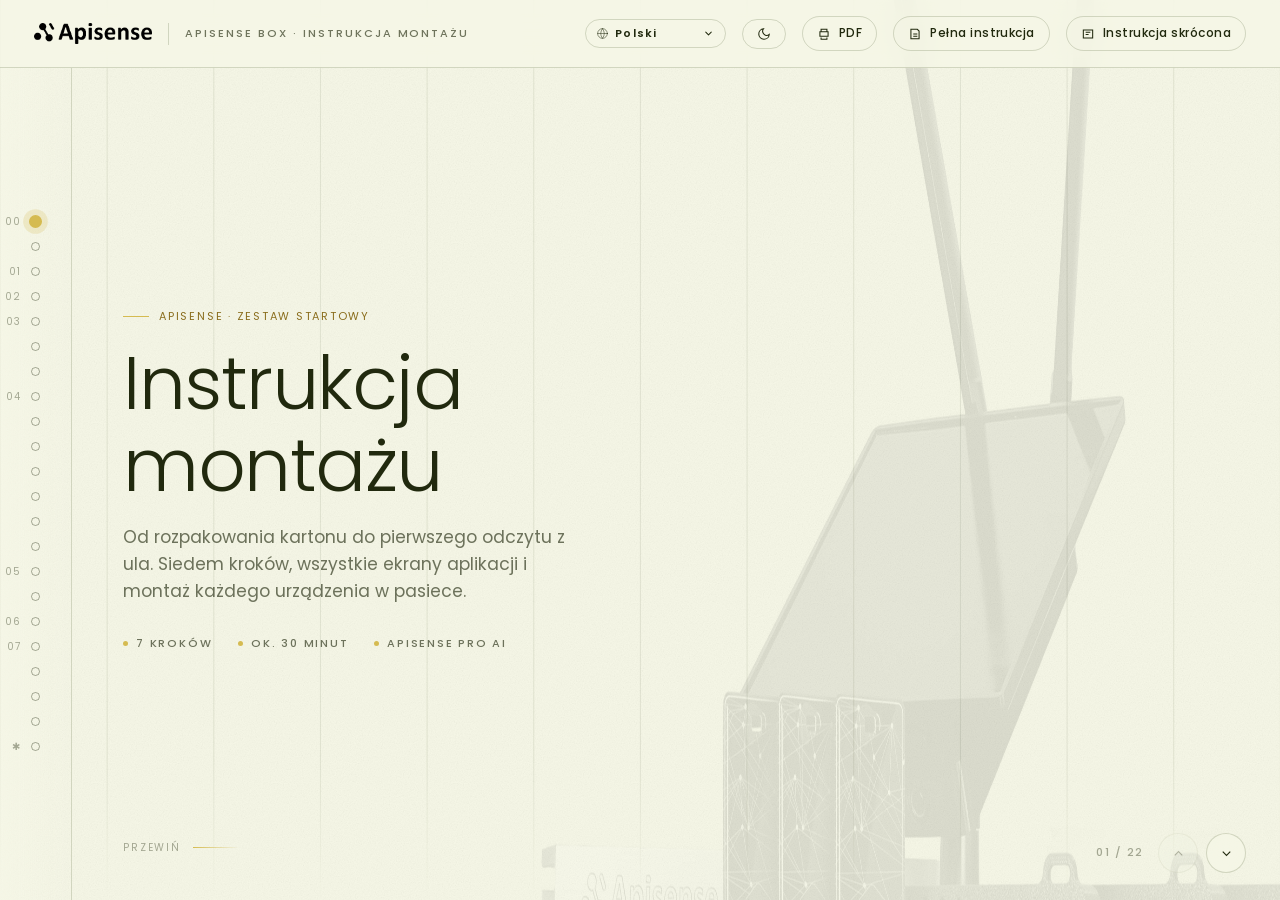
<file: docs/assembly/index.html>
<!doctype html>
<html lang="pl" data-lang="pl" dir="ltr">
<head>
<meta charset="utf-8">
<meta name="viewport" content="width=device-width, initial-scale=1, viewport-fit=cover">
<title>Apisense BOX — Instrukcja montażu</title>
<meta name="description" content="Interaktywna instrukcja montażu zestawu Apisense BOX: Hub, Scale, VitalSensor, Tag i uchwyt na ramkę — krok po kroku.">
<meta name="theme-color" content="#f6f7e7">
<link rel="icon" href="data:image/svg+xml,%3Csvg xmlns='http://www.w3.org/2000/svg' viewBox='0 0 32 32'%3E%3Crect width='32' height='32' rx='7' fill='%2321290e'/%3E%3Ccircle cx='11' cy='11' r='3.4' fill='%23d5bb51'/%3E%3Ccircle cx='21' cy='21' r='3.4' fill='%23d5bb51'/%3E%3Cpath d='M9 21 23 9' stroke='%23d5bb51' stroke-width='2.6' stroke-linecap='round'/%3E%3C/svg%3E">
<link rel="preconnect" href="https://fonts.googleapis.com">
<link rel="preconnect" href="https://fonts.gstatic.com" crossorigin>
<link href="https://fonts.googleapis.com/css2?family=Poppins:wght@200;300;400;500;600&display=swap" rel="stylesheet">
<!-- Greek only. Poppins has zero Greek glyphs (0/69, measured on the cmap of
     every woff2 it ships), so `el` would otherwise render entirely from the
     reader's fallback font — see dev-docs/adr/0003-kroje-greka-arabski.md.
     Four weights, not five: 200 is used by exactly one rule on this page
     (`.ghost`), whose content is western digits and `✱` and never translated
     text. tools/build_standalone.py keeps only the `greek` subset of this
     family; its Latin would cost 192 332 B to duplicate what Poppins does. -->
<link href="https://fonts.googleapis.com/css2?family=Noto+Sans:wght@300;400;500;600&display=swap" rel="stylesheet">
<!-- Arabic only, and for the same reason: Poppins has 0/58 Arabic characters
     and its GSUB declares no `arab` script, so it cannot even join letters.
     Cairo covers 58/58 and carries init/medi/fina/rlig — contextual shaping
     lives in the font, not in the page. Four weights again; 200 is `.ghost`,
     which is western digits. tools/build_standalone.py keeps only the `arabic`
     subset. See dev-docs/adr/0003-kroje-greka-arabski.md. -->
<link href="https://fonts.googleapis.com/css2?family=Cairo:wght@300;400;500;600&display=swap" rel="stylesheet">
<script>
  (function () {
    var t = localStorage.getItem('apisense-asm-theme');
    if (!t) t = matchMedia('(prefers-color-scheme: dark)').matches ? 'dark' : 'light';
    document.documentElement.setAttribute('data-theme', t);
    /* Keep this list in step with LOCALE_ORDER in tools/i18n_lib.py.
       No navigator.language fallback on a first visit: tools/build_pdf.py
       renders each locale by presetting data-lang on <html> in headless
       Chrome, whose navigator.language is always en-US — auto-detection here
       would overwrite it and print every PDF in English. */
    /* Right-to-left locales — the only list of them in this file. It lives up
       here rather than in the main script because `dir` has to be settled
       before first paint: setting it at the bottom of the page would show one
       frame of a mirrored layout under an unmirrored one. The main script
       reads this same global when the reader switches locale. */
    window.APISENSE_RTL = ['ar'];
    var l = localStorage.getItem('apisense-asm-lang');
    if (['pl', 'en', 'de', 'fr', 'es', 'it', 'no', 'tr',
         'cs', 'sk', 'hu', 'hr', 'ro', 'fi', 'nl', 'sv', 'da',
         'pt', 'el', 'ar'].indexOf(l) > -1) {
      document.documentElement.setAttribute('data-lang', l);
      document.documentElement.lang = l;
      document.documentElement.dir = APISENSE_RTL.indexOf(l) > -1 ? 'rtl' : 'ltr';
    }
  })();
</script>
<style>
/* ─────────────────────────────────────────────────────────────
   Apisense BOX — Assembly. Aesthetic: "Blueprint Field Manual".
   Warm paper ground, drafting plates, plotted-line reveals.
   ───────────────────────────────────────────────────────────── */

:root {
  --paper:      #f6f7e7;   /* loafer */
  --paper-2:    #f0eeda;   /* aths special */
  --plate:      #ffffff;
  --ink:        #21290e;   /* seaweed */
  --ink-2:      rgba(33, 41, 14, .64);
  --ink-3:      rgba(33, 41, 14, .38);
  --rule:       rgba(66, 80, 35, .20);   /* woodland */
  --rule-2:     rgba(66, 80, 35, .10);
  --amber:      #d5bb51;   /* tacha */
  --amber-deep: #8a6d1c;   /* luxor gold, darkened for text contrast */
  --amber-soft: #e9ead0;   /* white rock */
  --plate-shadow: 0 1px 2px rgba(33,41,14,.06), 0 24px 50px -30px rgba(33,41,14,.40);

  --grid-unit: 8px;
  --rail-w: 72px;
  --head-h: 68px;

  /* Inline-axis sign: +1 in LTR, -1 in RTL. Only for the handful of things CSS
     gives no logical form — a translate along the inline axis. Everything that
     *can* be expressed logically is, and does not go through here. See the RTL
     section below. */
  --dir: 1;

  --ease: cubic-bezier(.22, .8, .28, 1);
  --slow: 900ms;
}

[data-theme="dark"] {
  --paper:      #21290e;   /* seaweed */
  --paper-2:    #2b3413;
  --plate:      #ffffff;      /* plates stay light: QR codes must remain scannable */
  --ink:        #f0eeda;
  --ink-2:      rgba(240, 238, 218, .64);
  --ink-3:      rgba(240, 238, 218, .38);
  --rule:       rgba(240, 238, 218, .18);
  --rule-2:     rgba(240, 238, 218, .09);
  --amber-deep: #d5bb51;
  --amber-soft: rgba(213, 187, 81, .13);
  --plate-shadow: 0 2px 4px rgba(0,0,0,.35), 0 30px 70px -34px rgba(0,0,0,.7);
}

* { box-sizing: border-box; }

html { -webkit-text-size-adjust: 100%; }

body {
  margin: 0;
  background: var(--paper);
  color: var(--ink);
  font-family: Poppins, 'Noto Sans', Cairo, 'Segoe UI', sans-serif;
  font-size: clamp(15px, .55vw + 13px, 17px);
  line-height: 1.55;
  -webkit-font-smoothing: antialiased;
  overflow: hidden;
}

/* Faint drafting grid + paper grain — the ground everything sits on. */
body::before,
body::after {
  content: "";
  position: fixed;
  inset: 0;
  pointer-events: none;
  z-index: 0;
}
body::before {
  background-image: linear-gradient(to right, var(--rule-2) 1px, transparent 1px);
  background-size: clamp(100px, 8.333vw, 160px) 100%;
  mask-image: linear-gradient(to bottom, #000 0%, #000 84%, transparent 100%);
}
body::after {
  opacity: .34;
  mix-blend-mode: multiply;
  background-image: url("data:image/svg+xml,%3Csvg xmlns='http://www.w3.org/2000/svg' width='180' height='180'%3E%3Cfilter id='n'%3E%3CfeTurbulence type='fractalNoise' baseFrequency='.85' numOctaves='3'/%3E%3CfeColorMatrix type='saturate' values='0'/%3E%3C/filter%3E%3Crect width='180' height='180' filter='url(%23n)' opacity='.35'/%3E%3C/svg%3E");
}
[data-theme="dark"] body::after { mix-blend-mode: screen; opacity: .18; }

/* ── Language switching ─────────────────────────────────────── */
[data-lang="pl"] [lang]:not([lang="pl"]),
[data-lang="en"] [lang]:not([lang="en"]),
[data-lang="de"] [lang]:not([lang="de"]),
[data-lang="fr"] [lang]:not([lang="fr"]),
[data-lang="es"] [lang]:not([lang="es"]),
[data-lang="it"] [lang]:not([lang="it"]),
[data-lang="no"] [lang]:not([lang="no"]),
[data-lang="tr"] [lang]:not([lang="tr"]),
[data-lang="cs"] [lang]:not([lang="cs"]),
[data-lang="sk"] [lang]:not([lang="sk"]),
[data-lang="hu"] [lang]:not([lang="hu"]),
[data-lang="hr"] [lang]:not([lang="hr"]),
[data-lang="ro"] [lang]:not([lang="ro"]),
[data-lang="fi"] [lang]:not([lang="fi"]),
[data-lang="nl"] [lang]:not([lang="nl"]),
[data-lang="sv"] [lang]:not([lang="sv"]),
[data-lang="da"] [lang]:not([lang="da"]),
[data-lang="pt"] [lang]:not([lang="pt"]),
[data-lang="el"] [lang]:not([lang="el"]),
[data-lang="ar"] [lang]:not([lang="ar"]) { display: none; }

/* ── Greek and Arabic ───────────────────────────────────────────
   Poppins is the typeface of this page and has neither script, so `el` and `ar`
   need families of their own. Noto Sans (`greek` subset) and Cairo (`arabic`)
   are loaded in the <head> and sit *behind* Poppins in every stack on this page
   — there is no `:lang(el)` or `:lang(ar)` rule and there must not be one; see
   below. Two families rather than one because no text sans in Google Fonts
   carries Latin, Greek and Arabic together: exactly five families ship both
   non-Latin scripts and all five are serif, monospace or display
   (dev-docs/adr/0003-kroje-greka-arabski.md measures this).

   Poppins first is the whole mechanism, not an aesthetic preference. CSS font
   matching runs per character, not per element: for every glyph the UA walks
   the family list and takes the first family that actually has it. Poppins has
   0/69 Greek and 0/58 Arabic characters, and Google Fonts additionally gives
   its faces a `unicode-range` that excludes U+0370–03FF and U+0600–06FF, so
   every Greek letter falls through to Noto Sans and every Arabic one to Cairo
   — while `Apisense BOX`, `Hub`, `VitalSensor`, `ColonyLink` and the digits
   stay in Poppins, byte-identical to the other eighteen locales. Reversing the
   order would hand the Latin to Noto Sans or Cairo and make the brand names
   look different in those two locales alone.

   Cairo also carries the shaping: its GSUB declares the `arab` script with
   `init`/`medi`/`fina`/`rlig`, so Arabic letters join into words inside the
   font. Poppins declares `DFLT`/`deva`/`dev2` and no shaping features at all,
   which is why an Arabic string in Poppins would not merely fall back — it has
   nothing to fall back *to* within the family.

   In the stacks and not in a `:lang()` selector, because a selector cannot win
   reliably and it did not: `html:lang(el) *` is (0,1,1), and this page has four
   rules that tie or beat it while declared later — `.plate figcaption`,
   `.micro b`, `.contact a` and `.rail a[data-chapter-start]::before`. Measured
   on the rendered page, 27 of 431 Greek-bearing nodes (22 figure captions, 2
   bolds, 3 links) came out of that rule stripped of Noto Sans and fell to the
   reader's system font. Since `unicode-range` already confines each family to
   its own block, a locale-scoped rule buys nothing: in the other eighteen
   locales both families sit in the stack and are never asked for a glyph. The
   one exception it also fixes is `Ελληνικά` and `العربية` in the switcher,
   which are shown *while another locale is selected* and which `:lang()` by
   definition could never reach.

   `'Segoe UI'` stays where `body` had it: if the webfonts fail, Windows still
   has Greek and Arabic. */

/* ── RTL ─────────────────────────────────────────────────────────
   Arabic is the one right-to-left locale. Direction belongs to the layout, not
   to a sentence: this page shows one span of a group at a time, so putting
   `dir` on the span would reorder the words inside a heading and leave the
   grid, the rail, the ghost numeral and the progress hairline mirrored the
   wrong way round it. It goes on <html>, beside `data-lang`, set by `setLang()`
   and by the boot script in the <head> — and written straight into the tag by
   tools/build_pdf.py for a headless print.

   Almost all of the mirroring is done by the layout engine, because the whole
   stylesheet moved to logical properties: `inset-inline-start`, `padding-inline`,
   `border-inline-end`, `margin-inline-end`, `text-align: start`. In LTR those
   compute to exactly the physical properties they replaced, which is what makes
   the conversion safe for the other locales — flex and grid already follow
   `direction` on their own and needed nothing.

   What is left here is the residue: values with a physical direction baked into
   them rather than into the property name, which no amount of `-inline-`
   reaches — gradient angles, `clip-path: inset()` (whose four numbers are
   top/right/bottom/left), and `translateX`, hence `--dir`.

   `body::before` keeps its `to right`: it tiles 1px vertical rules across the
   whole viewport, and a mirrored tiling of evenly spaced lines is the same
   tiling. */
/* `html[dir="rtl"]` and not `[dir="rtl"]`: the latter is (0,1,0), exactly what
   `:root` scores, so it would win only by sitting later in the file. Adding the
   element name makes it (0,1,1) and the override survives being moved. */
html[dir="rtl"] { --dir: -1; }

/* The rail's fade leans off the page edge the rail sits on. */
[dir="rtl"] .rail {
  background: linear-gradient(to left, color-mix(in srgb, var(--paper) 70%, transparent), transparent);
}

/* Plotted-line reveal: the drawing prints from the edge the reader starts at.
   Only the hidden state is handed: `inset(0 0 0 0)` is already direction-free. */
[dir="rtl"] .plate img { clip-path: inset(0 0 0 100%); }

/* The scroll cue's hairline fades away from the word, not into it. */
[dir="rtl"] .scrollcue span::after {
  background: linear-gradient(270deg, var(--amber), transparent);
}

/* ── Header ─────────────────────────────────────────────────── */
.head {
  position: fixed;
  top: 0; inset-inline: 0;
  height: var(--head-h);
  display: flex;
  align-items: center;
  gap: 16px;
  padding: 0 clamp(16px, 3vw, 34px);
  z-index: 40;
  background: color-mix(in srgb, var(--paper) 82%, transparent);
  backdrop-filter: blur(14px) saturate(1.2);
  border-bottom: 1px solid var(--rule);
}
/* Floored, not shrinkable: the wordmark is the header item that loses every
   flex negotiation, and once it starts shrinking it goes all the way down to a
   smear. 96px still reads at the header's 21px cap. Everything to its right is
   sized so that this floor holds down to a 320px viewport. */
.head__mark { display: flex; align-items: center; gap: 12px; min-width: 96px; }
/* Brand wordmark from docs/assets/branding — transparent PNG, black art,
   so a plain invert carries it onto the dark theme. */
.head__mark img { height: 21px; width: auto; max-width: 100%; object-fit: contain; display: block; }
[data-theme="dark"] .head__mark img { filter: invert(1); }
.head__sep { width: 1px; height: 22px; background: var(--rule); flex: none; }
.head__doc {
  font-family: Poppins, 'Noto Sans', Cairo, sans-serif;
  font-size: 11px;
  font-weight: 500;
  letter-spacing: .18em;
  text-transform: uppercase;
  color: var(--ink-2);
  white-space: nowrap;
  overflow: hidden;
  text-overflow: ellipsis;
}
.head__spacer { flex: 1; }

.btn {
  font: inherit;
  font-size: 12px;
  font-weight: 500;
  letter-spacing: .04em;
  color: var(--ink);
  background: transparent;
  border: 1px solid var(--rule);
  border-radius: 999px;
  padding: 7px 14px;
  cursor: pointer;
  display: inline-flex;
  align-items: center;
  gap: 8px;
  text-decoration: none;
  transition: border-color 200ms var(--ease), background-color 200ms var(--ease), color 200ms var(--ease);
}
.btn:hover { border-color: var(--ink); background: var(--amber-soft); }
.btn.is-busy { opacity: .55; pointer-events: none; }
.btn:focus-visible { outline: 2px solid var(--amber); outline-offset: 2px; }

/* The one language switcher, at every width. A row of two-letter pills fitted
   eight locales above 640px and nothing above that count: seventeen pills are
   ~600px, the twenty the epic asks for ~700px, of a header that also carries
   the wordmark, the doc title and two buttons — so there is no screen where
   they fit and nothing left to hide. The dropdown replaces them outright (#50).

   The field is a fixed width, sized for the longest endonym rather than for
   the selected one, so neither the number of options nor which is picked can
   move the header around. The globe carries the meaning the pills used to.

   Re-measured against all nineteen endonyms (the width was first set against
   eight, before #51 added the two longest). Widest that still fits is
   "Nederlands" — 75.8px in a 81.4px field here, 62.9px in a 66px field under
   the 480px rule; slack 5.6px and 3.1px. "Ελληνικά" (#63) is 57.7px at the
   same 11px/600/.1em spec even though its glyphs come from Noto Sans rather
   than Poppins.

   "Português (Brasil)" (#62) is the first endonym that does NOT fit: 121.4px
   against 81.4px. It ellipsises here on purpose rather than widening the
   header by 40px for all nineteen — see the note on `.lang-opt[data-lang=pt]`
   for why the label keeps its regional half, and where the reader still gets
   to see it whole. So `text-overflow: ellipsis` is now load-bearing, not
   insurance: a longer endonym is clipped, never a broken header. */
.lang-select { padding-block: 5px; padding-inline: 10px 11px; gap: 6px; }
.lang-select select {
  font: inherit; font-size: 11px; font-weight: 600; letter-spacing: .1em;
  color: var(--ink); background: transparent;
  border: 0; padding: 0; margin: 0;
  width: 7.4em; text-overflow: ellipsis;
  cursor: pointer; appearance: none; -webkit-appearance: none;
}
/* Focus lands on the <select>, but the ring belongs on the pill around it —
   otherwise it draws inside the border and reads as a rendering glitch. */
.lang-select:focus-within { border-color: var(--ink); outline: 2px solid var(--amber); outline-offset: 2px; }
.lang-select select:focus, .lang-select select:focus-visible { outline: none; }
/* The native popup paints on the platform's own surface, which ignores our
   custom properties — fix both ends so dark theme stays legible. */
.lang-select option { color: #21290e; background: #ffffff; }
.lang-select svg { width: 11px; height: 11px; fill: none; stroke: currentColor; stroke-width: 2.2; flex: none; }
.lang-select .globe { width: 13px; height: 13px; stroke-width: 1.5; color: var(--ink-2); }

/* ── Enhanced switcher ─────────────────────────────────────────────────────
   The native popup is drawn by the platform and ignores every custom property
   on this page, so nineteen locales open onto a system-grey list next to a
   paper-and-amber header. Everything below replaces that popup — and only the
   popup: the closed control keeps the same pill it had before.

   The panel is built at runtime from the <select>'s own <option> elements, so
   the endonyms exist once in this file. Duplicating them into hand-written
   markup would make a nineteenth locale six edits instead of five and would
   put the copy outside the `<option value=…>` pattern in check_i18n.py, which
   is the thing that notices a locale missing from one list but not another.

   `.is-enhanced` is set by the script, so with JS off nothing here applies and
   the plain <select> stays exactly as it was. It does nothing without JS today
   either — the locale is applied by a `change` handler — so this is the same
   dead control as before, not a new one. */
.lang-select.is-enhanced { position: relative; display: inline-flex; border: 0; padding: 0; background: none; }
.lang-select.is-enhanced > select { display: none; }
.lang-trigger { padding-block: 5px; padding-inline: 10px 11px; gap: 6px; }
.lang-cur {
  font-size: 11px; font-weight: 600; letter-spacing: .1em;
  width: 7.4em; text-align: start;
  white-space: nowrap; overflow: hidden; text-overflow: ellipsis;
}
.lang-trigger svg:last-child { transition: transform 200ms var(--ease); }
.lang-trigger[aria-expanded="true"] { border-color: var(--ink); background: var(--amber-soft); }
.lang-trigger[aria-expanded="true"] svg:last-child { transform: rotate(180deg); }

.lang-panel {
  position: absolute; top: calc(100% + 8px); inset-inline-end: 0;
  /* Above the header's own 40 and the 41 the rail sits on. */
  z-index: 45;
  width: min(320px, calc(100vw - 32px));
  display: grid; grid-template-columns: repeat(3, minmax(0, 1fr)); gap: 4px;
  padding: 8px;
  /* Not --plate: that one stays #ffffff in dark theme on purpose, because the
     QR plates have to keep working under a phone camera. This is chrome, so it
     follows the page. --paper is opaque in both themes, which matters over a
     backdrop-filtered header. */
  background: var(--paper);
  border: 1px solid var(--rule); border-radius: 16px;
  box-shadow: var(--plate-shadow);
}
.lang-panel[hidden] { display: none; }
.lang-opt {
  font: inherit; font-size: 11px; font-weight: 500; letter-spacing: .04em;
  color: var(--ink); background: transparent;
  border: 1px solid transparent; border-radius: 999px;
  padding: 6px 9px; cursor: pointer;
  white-space: nowrap; overflow: hidden; text-overflow: ellipsis;
  transition: border-color 160ms var(--ease), background-color 160ms var(--ease);
}
.lang-opt:hover { border-color: var(--rule); background: var(--amber-soft); }
.lang-opt:focus-visible { outline: 2px solid var(--amber); outline-offset: 1px; }
.lang-opt[aria-selected="true"] { border-color: var(--ink); background: var(--amber-soft); font-weight: 600; }
/* One endonym does not fit a third of this panel. Measured at the spec above:
   a cell is 98px, "Português (Brasil)" needs 128.2px, and every other locale
   fits with room to spare — "Nederlands", the widest before it, is 88.4px.
   Shortening it to "Português" would fit (80.3px) but would delete the only
   place where the reader is told this is the Brazilian text, which is exactly
   what dev-docs/adr/0004-kod-locale-portugalskiego.md traded for keeping the
   two-letter code `pt`. So the pill takes two columns instead — 200px here,
   the full row under the 420px rule where the grid drops to two — and the
   closed control keeps ellipsising it, because the regional signal is needed
   while choosing, not after. A future endonym past ~96px needs this line too;
   there is no way to ask CSS whether the text fits. */
.lang-opt[data-lang="pt"] { grid-column: span 2; }
/* Anchoring the panel to the trigger stops working once the trigger is no
   longer far enough from the left edge to hang 320px off it: on a 360px phone
   the switcher's right edge sits at 253, so `right: 0` puts the panel's left
   edge at -67 and a third of the languages are off-screen. Measured, not
   guessed — it fails from about 430px down. Below the header's own 480px
   breakpoint the panel therefore anchors to the viewport instead of to the
   button, which is also what a phone-sized menu should do anyway. */
@media (max-width: 480px) {
  .lang-panel {
    position: fixed;
    top: calc(var(--head-h) + 8px);
    inset-inline: 12px;
    width: auto;
  }
}
/* Three columns need 320px; below that the endonyms start ellipsing, and a
   truncated language name is worse than a taller panel. */
@media (max-width: 420px) { .lang-panel { grid-template-columns: repeat(2, minmax(0, 1fr)); } }

.head .pdf-label { display: none; }
@media (min-width: 900px) { .head .pdf-label { display: inline; } }

/* Scroll progress hairline */
.progress {
  position: fixed;
  top: var(--head-h); inset-inline-start: 0;
  height: 2px; width: 0%;
  background: var(--amber);
  z-index: 41;
  transition: width 120ms linear;
}

/* ── Chapter rail ───────────────────────────────────────────── */
.rail {
  position: fixed;
  inset-inline-start: 0; top: var(--head-h); bottom: 0;
  width: var(--rail-w);
  z-index: 30;
  display: flex;
  flex-direction: column;
  align-items: center;
  justify-content: center;
  gap: 9px;
  border-inline-end: 1px solid var(--rule);
  background: linear-gradient(to right, color-mix(in srgb, var(--paper) 70%, transparent), transparent);
}
.rail a {
  --dot: 7px;
  position: relative;
  width: 26px; height: 16px;
  display: grid; place-items: center;
  text-decoration: none;
}
.rail a::after {
  content: "";
  width: var(--dot); height: var(--dot);
  border-radius: 50%;
  border: 1px solid var(--ink-3);
  background: transparent;
  transition: all 320ms var(--ease);
}
.rail a:hover::after { border-color: var(--ink); transform: scale(1.25); }
.rail a[aria-current="true"]::after {
  background: var(--amber);
  border-color: var(--amber);
  transform: scale(1.45);
  box-shadow: 0 0 0 4px color-mix(in srgb, var(--amber) 22%, transparent);
}
.rail a[data-chapter-start]::before {
  content: attr(data-chapter-start);
  position: absolute;
  inset-inline-end: calc(100% + 2px);
  font-family: Poppins, 'Noto Sans', Cairo, sans-serif;
  font-size: 10px;
  color: var(--ink-3);
  letter-spacing: .06em;
}
.rail .tip {
  position: absolute;
  inset-inline-start: calc(100% + 14px);
  white-space: nowrap;
  font-size: 12px;
  font-weight: 500;
  padding: 5px 11px;
  border-radius: 999px;
  background: var(--ink);
  color: var(--paper);
  opacity: 0;
  transform: translateX(calc(-6px * var(--dir)));
  pointer-events: none;
  transition: all 220ms var(--ease);
}
.rail a:hover .tip, .rail a:focus-visible .tip { opacity: 1; transform: none; }

/* ── Deck ───────────────────────────────────────────────────── */
.deck {
  position: relative;
  z-index: 1;
  height: 100dvh;
  overflow-y: scroll;
  scroll-snap-type: y mandatory;
  scroll-behavior: smooth;
  scrollbar-width: none;
}
.deck::-webkit-scrollbar { display: none; }

.slide {
  scroll-snap-align: start;
  scroll-snap-stop: always;
  min-height: 100dvh;
  position: relative;
  display: flex;
  align-items: center;
  /* The inline-start pad clears the fixed rail; the two are read as one offset
     by `.scrollcue`, which has to line up with the text column. */
  padding-block: calc(var(--head-h) + clamp(20px, 4vh, 52px)) clamp(28px, 6vh, 64px);
  padding-inline: calc(var(--rail-w) + clamp(20px, 4vw, 60px)) clamp(20px, 4vw, 68px);
  overflow: hidden;
}

/* Oversized ghost numeral bleeding off the inline-start edge — the anchor. */
.ghost {
  position: absolute;
  inset-inline-start: -.07em;
  bottom: -.30em;
  font-family: Poppins, 'Noto Sans', Cairo, sans-serif;
  font-weight: 200;
  font-size: clamp(15rem, 30vw, 34rem);
  line-height: .8;
  letter-spacing: -.05em;
  color: transparent;
  -webkit-text-stroke: 1.5px var(--rule-2);
  pointer-events: none;
  user-select: none;
  z-index: 0;
  opacity: 0;
  transform: translateY(28px);
  transition: opacity 1100ms var(--ease), transform 1200ms var(--ease);
}
.slide.is-active .ghost { opacity: 1; transform: none; }

.wrap {
  position: relative;
  z-index: 1;
  width: 100%;
  max-width: 1500px;
  margin-inline: auto;
  display: grid;
  grid-template-columns: minmax(0, 34ch) minmax(0, 1fr);
  gap: clamp(28px, 4vw, 76px);
  align-items: center;
}
.wrap--wide { grid-template-columns: minmax(0, 30ch) minmax(0, 1fr); }
.wrap--narrow-fig { grid-template-columns: minmax(0, 1fr) minmax(0, 30ch); }
.wrap--stack { grid-template-columns: minmax(0, 1fr); }

/* ── Text column ────────────────────────────────────────────── */
.col--text > * {
  opacity: 0;
  transform: translateY(16px);
  transition: opacity 620ms var(--ease), transform 700ms var(--ease);
  transition-delay: var(--d, 0ms);
}
.slide.is-active .col--text > * { opacity: 1; transform: none; }
.col--text > *:nth-child(1) { --d: 60ms; }
.col--text > *:nth-child(2) { --d: 130ms; }
.col--text > *:nth-child(3) { --d: 210ms; }
.col--text > *:nth-child(4) { --d: 290ms; }
.col--text > *:nth-child(5) { --d: 360ms; }

.tag {
  display: inline-flex;
  align-items: center;
  gap: 10px;
  margin: 0 0 18px;
  font-family: Poppins, 'Noto Sans', Cairo, sans-serif;
  font-size: 11px;
  letter-spacing: .16em;
  text-transform: uppercase;
  color: var(--amber-deep);
}
.tag::before {
  content: "";
  width: 26px; height: 1px;
  background: var(--amber);
}

h1, h2 {
  font-family: Poppins, 'Noto Sans', Cairo, sans-serif;
  font-weight: 400;
  letter-spacing: -.01em;
  line-height: 1.1;
  margin: 0 0 18px;
  text-wrap: balance;
}
h2 { font-size: clamp(1.8rem, 2.9vw, 2.9rem); }
h1 { font-size: clamp(2.4rem, 5.8vw, 5rem); font-weight: 300; letter-spacing: -.02em; }

.lede {
  margin: 0 0 22px;
  color: var(--ink-2);
  font-size: clamp(.95rem, .35vw + .85rem, 1.08rem);
  max-width: 42ch;
}
.lede b, .lede strong { color: var(--ink); font-weight: 600; }

.micro {
  list-style: none;
  margin: 0;
  padding: 0;
  border-top: 1px solid var(--rule);
  /* Rozmiar czcionki stoi na liście, nie na wierszu, choć widać go dopiero na
     wierszu. Szerokość kolumny etykiet jest podana w `em`, a przy subgridzie
     (niżej) tor należy do listy — gdyby lista i wiersz miały różne `font-size`,
     ten sam zapis `6.2em` znaczyłby co innego w każdym z nich. Trzymanie
     rozmiaru w jednym miejscu sprawia, że nie może się rozjechać; dotyczy to
     także @media print, gdzie zjeżdża do 10px. */
  font-size: .93rem;
}
.micro li {
  display: grid;
  grid-template-columns: 6.2em 1fr;
  gap: 12px;
  padding: 11px 0;
  border-bottom: 1px solid var(--rule);
  color: var(--ink-2);
}
.micro b {
  font-family: Poppins, 'Noto Sans', Cairo, sans-serif;
  font-size: .76rem;
  font-weight: 500;
  color: var(--amber-deep);
  padding-top: .3em;
  letter-spacing: .04em;
  white-space: nowrap;
  font-variant-numeric: tabular-nums;
}
.micro em { font-style: normal; color: var(--ink); font-weight: 600; }

/* Kolumna etykiet była dobrana pod osiem locale i przy dwudziestu przestała
   wystarczać: „Senza batteria" (it) i „Χωρίς μπαταρία" (el) są na 360 px szersze
   od swojego pola i wchodzą w odstęp. Nic nie wyjeżdża poza ekran — `nowrap`
   sprawia, że etykieta po prostu zjada gap — ale robi się ciasno.

   Sztywne `6.2em` stało tu nie z lenistwa: każdy <li> jest osobnym gridem, więc
   samo `max-content` dałoby każdemu wierszowi własną szerokość kolumny i lista
   przestałaby być wyrównana. Subgrid znosi tę sprzeczność — tor kolumny należy
   do listy, rośnie do najdłuższej etykiety w całej liście, a wiersze go tylko
   współdzielą. `minmax(6.2em, …)` pilnuje, żeby w osiemnastu pozostałych locale
   nie zmieniło się nic.

   Pod @supports, bo `grid-template-columns: subgrid` w przeglądarce bez subgrid
   jest deklaracją nieprawidłową: zostałaby odrzucona, a `.micro li` zostałoby
   z samym `display: grid` i zwinęło się do jednej kolumny. `column-gap` musi
   stać także na liście — tory wylicza ona, więc gdyby liczyła je z zerowym
   odstępem, a wiersze rysowały się z dwunastoma, kolumny by się rozjechały. */
@supports (grid-template-columns: subgrid) {
  .micro {
    display: grid;
    grid-template-columns: minmax(6.2em, max-content) 1fr;
    column-gap: 12px;
  }
  .micro li {
    grid-column: 1 / -1;
    grid-template-columns: subgrid;
  }
}

.note {
  margin: 20px 0 0;
  padding: 13px 16px;
  border-inline-start: 2px solid var(--amber);
  background: var(--amber-soft);
  border-radius: 0;
  font-size: .87rem;
  color: var(--ink);
  max-width: 44ch;
}
.note b { font-weight: 600; }

/* ── Plates (the drawings) ──────────────────────────────────── */
.plate {
  position: relative;
  margin: 0;
  background: var(--plate);
  border: 1px solid var(--rule);
  border-radius: 0;
  padding: clamp(14px, 2vw, 30px);
  box-shadow: var(--plate-shadow);
  opacity: 0;
  transform: translateY(26px) scale(.985);
  transition: opacity 700ms var(--ease), transform 900ms var(--ease);
  transition-delay: 120ms;
}
.slide.is-active .plate { opacity: 1; transform: none; }

/* Drafting crop marks — corner ticks on every plate. */
.plate::before, .plate::after {
  content: "";
  position: absolute;
  width: 13px; height: 13px;
  border: 1px solid var(--amber);
  opacity: .75;
  transition: opacity 600ms var(--ease) 500ms;
}
/* Widths are subtracted from the `border: 1px` above rather than set outright,
   so the pair keeps its two corners under either direction: the tick always
   hugs the block-start/inline-start corner and its opposite. */
.plate::before {
  inset-block-start: -1px; inset-inline-start: -1px;
  border-block-end-width: 0; border-inline-end-width: 0;
}
.plate::after {
  inset-block-end: -1px; inset-inline-end: -1px;
  border-block-start-width: 0; border-inline-start-width: 0;
}

.plate img {
  display: block;
  width: 100%;
  height: auto;
  max-height: min(62vh, 640px);
  object-fit: contain;
  /* Plotted-line reveal: the drawing wipes in as if being printed. */
  clip-path: inset(0 100% 0 0);
  transition: clip-path var(--slow) var(--ease) 260ms;
}
.slide.is-active .plate img { clip-path: inset(0 0 0 0); }

.plate figcaption {
  margin-top: 12px;
  padding-top: 10px;
  border-top: 1px solid rgba(33,41,14,.12);
  font-family: Poppins, 'Noto Sans', Cairo, sans-serif;
  font-size: 10px;
  font-weight: 500;
  letter-spacing: .16em;
  text-transform: uppercase;
  color: rgba(33,41,14,.50);
  display: flex;
  justify-content: space-between;
  gap: 12px;
}

/* Mounting slides pair the animated sequence with a reference photo. */
.plate-row {
  display: grid;
  grid-template-columns: 1fr 1fr;
  gap: clamp(10px, 1.2vw, 20px);
  align-items: start;
}
.plate-row .plate img { max-height: min(46vh, 430px); }

/* Kit slide: device cards beside the packing drawing. */
.kit {
  display: grid;
  grid-template-columns: minmax(0, 1fr) minmax(0, 1.05fr);
  gap: clamp(14px, 1.8vw, 28px);
  align-items: start;
}
.kit .items { grid-template-columns: repeat(2, minmax(0, 1fr)); }
.kit .plate img { max-height: min(44vh, 400px); }
@media (max-width: 1080px) { .kit { grid-template-columns: 1fr; } }

/* Item grid (what's in the box) */
.items {
  display: grid;
  grid-template-columns: repeat(auto-fit, minmax(150px, 1fr));
  gap: clamp(10px, 1.2vw, 18px);
}
.item {
  background: var(--plate);
  border: 1px solid var(--rule);
  border-radius: 0;
  padding: 14px 14px 12px;
  display: flex;
  flex-direction: column;
  gap: 10px;
  opacity: 0;
  transform: translateY(20px);
  transition: opacity 560ms var(--ease), transform 620ms var(--ease);
  transition-delay: calc(var(--i) * 85ms + 140ms);
  box-shadow: var(--plate-shadow);
}
.slide.is-active .item { opacity: 1; transform: none; }
.item img {
  width: 100%;
  height: clamp(84px, 13vh, 140px);
  object-fit: contain;
}
.item__label {
  display: flex;
  align-items: baseline;
  gap: 8px;
  border-top: 1px solid rgba(33,41,14,.12);
  padding-top: 9px;
  font-size: .78rem;
  color: rgba(33,41,14,.66);
}
.item__qty {
  font-family: Poppins, 'Noto Sans', Cairo, sans-serif;
  font-size: .72rem;
  flex: none;
}
.item__qty { color: #8a6d1c; }   /* plates are white in both themes */

/* ── Cover ──────────────────────────────────────────────────── */
.slide--cover .wrap { grid-template-columns: minmax(0, 1fr); }
.cover-art {
  position: absolute;
  inset-inline-end: -6%;
  top: 50%;
  translate: 0 -50%;
  width: min(64vw, 900px);
  opacity: 0;
  pointer-events: none;
  filter: grayscale(1);
  mix-blend-mode: multiply;
  transition: opacity 1400ms var(--ease) 300ms;
}
.slide--cover.is-active .cover-art { opacity: .11; }
[data-theme="dark"] .cover-art { filter: grayscale(1) invert(1); mix-blend-mode: screen; }

.cover-meta {
  display: flex;
  flex-wrap: wrap;
  gap: 10px 26px;
  margin: 30px 0 0;
  padding: 0;
  list-style: none;
  font-family: Poppins, 'Noto Sans', Cairo, sans-serif;
  font-size: 11px;
  font-weight: 500;
  letter-spacing: .16em;
  text-transform: uppercase;
  color: var(--ink-2);
}
.cover-meta li { display: flex; align-items: center; gap: 8px; }
.cover-meta li::before { content: ""; width: 5px; height: 5px; background: var(--amber); border-radius: 50%; }

.scrollcue {
  position: absolute;
  inset-inline-start: calc(var(--rail-w) + clamp(20px, 4vw, 60px));
  bottom: clamp(22px, 5vh, 46px);
  display: flex;
  align-items: center;
  gap: 12px;
  font-family: Poppins, 'Noto Sans', Cairo, sans-serif;
  font-size: 10px;
  letter-spacing: .18em;
  text-transform: uppercase;
  color: var(--ink-3);
}
.scrollcue span::after {
  content: "";
  display: inline-block;
  width: 46px; height: 1px;
  background: linear-gradient(90deg, var(--amber), transparent);
  margin-inline-start: 12px;
  vertical-align: middle;
  animation: cue 2.4s var(--ease) infinite;
}
@keyframes cue {
  0%,100% { transform: translateX(0); opacity: 1; }
  50% { transform: translateX(calc(10px * var(--dir))); opacity: .35; }
}

/* ── Outro ──────────────────────────────────────────────────── */
.contact {
  display: flex;
  flex-wrap: wrap;
  gap: 12px;
  margin-top: 26px;
}
.contact a {
  font-family: Poppins, 'Noto Sans', Cairo, sans-serif;
  font-size: 13px;
  color: var(--ink);
  text-decoration: none;
  border-bottom: 1px solid var(--amber);
  padding-bottom: 2px;
  transition: color 200ms var(--ease);
}
.contact a:hover { color: var(--amber-deep); }

/* ── Nav buttons ────────────────────────────────────────────── */
.nav {
  position: fixed;
  inset-inline-end: clamp(16px, 3vw, 34px);
  bottom: clamp(18px, 3vh, 30px);
  z-index: 35;
  display: flex;
  gap: 8px;
  align-items: center;
}
.nav__count {
  font-family: Poppins, 'Noto Sans', Cairo, sans-serif;
  font-size: 11px;
  font-weight: 500;
  color: var(--ink-3);
  margin-inline-end: 6px;
  letter-spacing: .14em;
  font-variant-numeric: tabular-nums;
}
.nav button {
  width: 40px; height: 40px;
  border-radius: 50%;
  border: 1px solid var(--rule);
  background: color-mix(in srgb, var(--paper) 80%, transparent);
  backdrop-filter: blur(10px);
  color: var(--ink);
  cursor: pointer;
  display: grid; place-items: center;
  transition: all 220ms var(--ease);
}
.nav button:hover:not(:disabled) { border-color: var(--ink); background: var(--amber); color: #21290e; }
.nav button:disabled { opacity: .3; cursor: default; }
.nav button:focus-visible { outline: 2px solid var(--amber); outline-offset: 2px; }
.nav svg { width: 15px; height: 15px; fill: none; stroke: currentColor; stroke-width: 1.8; }

/* ── Responsive ─────────────────────────────────────────────── */
@media (max-width: 1080px) {
  .wrap, .wrap--wide, .wrap--narrow-fig { grid-template-columns: minmax(0, 1fr); gap: 26px; }
  .wrap--narrow-fig .col--fig { order: -1; }
  .plate-row { grid-template-columns: 1fr; }
  .plate img { max-height: 42vh; }
  .ghost { font-size: 22rem; opacity: 0; }
  .slide.is-active .ghost { opacity: .7; }
}
@media (max-width: 720px) {
  /* The switcher plus three buttons will not fit next to the wordmark —
     tighten everything and drop the guide link (it is also on the last slide).
     The doc title has already gone at 900px. */
  .head { gap: 10px; padding-inline: 14px; }
  .head__mark img { height: 18px; }
  .lang-select { padding-block: 5px; padding-inline: 8px 9px; }
  .lang-select.is-enhanced { padding: 0; }
  .lang-trigger { padding-block: 5px; padding-inline: 8px 9px; }
  .btn { padding: 6px 10px; font-size: 11px; }
  .head > a.btn:last-child { display: none; }
}
@media (max-width: 900px) {
  /* The wordmark and the doc title are the only two items that can give width
     back, and only the title is built to do it (nowrap + ellipsis). Rather
     than let both starve, drop the title here — it repeats the cover slide's
     heading and now also the <title>. */
  .head__doc, .head__sep { display: none; }
}
@media (max-width: 480px) {
  /* The phone header is wordmark + switcher + two round buttons and nothing
     else, and the wordmark's 96px floor is not negotiable — so the switcher
     gives the width back: no globe, tighter type, a field sized for the
     longest endonym at 10px. Measured in headless Chrome at a 320px viewport:
     96 + 100 + 32 + 32 + gaps lands 1px inside a 305px content box, and a
     phone's overlay scrollbar gives back the 15px this measurement lost. */
  .head { gap: 8px; padding-inline: 12px; }
  .head__mark img { height: 17px; }
  .btn { padding: 6px 8px; }
  .btn-label { display: none; }
  .lang-select { padding: 5px 8px; gap: 5px; }
  .lang-select.is-enhanced { padding: 0; }
  .lang-trigger { padding: 5px 8px; gap: 5px; }
  .lang-select .globe { display: none; }
  .lang-select select { font-size: 10px; letter-spacing: .04em; width: 6.6em; }
  .lang-cur { font-size: 10px; letter-spacing: .04em; width: 6.6em; }
}
@media (max-width: 860px) {
  :root { --rail-w: 0px; --head-h: 58px; }
  body { overflow: auto; }
  .rail { display: none; }
  .deck { height: auto; overflow: visible; scroll-snap-type: none; }
  .slide {
    min-height: auto;
    padding: clamp(60px, 11vh, 90px) 20px clamp(40px, 8vh, 70px);
    border-bottom: 1px solid var(--rule);
  }
  .slide:first-child { padding-top: calc(var(--head-h) + 40px); min-height: 88dvh; }
  .scrollcue { inset-inline-start: 20px; }
  .nav { display: none; }
  .plate img { max-height: none; }
  .ghost { font-size: 13rem; bottom: -.24em; }
  .cover-art { width: 130vw; inset-inline-end: -34%; }
  .slide--cover.is-active .cover-art { opacity: .06; }
}

@media (prefers-reduced-motion: reduce) {
  * { transition-duration: 1ms !important; animation: none !important; }
  .deck { scroll-behavior: auto; }
  /* Both directions, and the RTL selector has to be spelled out: the rule that
     hands the wipe to RTL is `[dir="rtl"] .plate img`, (0,2,1), which outranks
     a bare `.plate img` at (0,1,1) and would keep the drawing clipped to zero
     width here. Measured before the second selector existed: with reduced
     motion, LTR computed `none` and RTL computed `inset(0 0 0 100%)` — the
     escape hatch worked in nineteen locales and not in the twentieth. */
  .plate img,
  [dir="rtl"] .plate img { clip-path: none; }
}

/* ── Print ──────────────────────────────────────────────────────
   One step per landscape page — this is what tools/build_pdf.py
   renders into the downloadable PDF, in every locale.
   ─────────────────────────────────────────────────────────────── */
@page { size: A4 landscape; margin: 12mm; }

@media print {
  /* Screen greys are tuned for a backlit panel; on paper they wash out. */
  :root {
    --ink:    #1b230b;
    --ink-2:  rgba(27, 35, 11, .84);
    --ink-3:  rgba(27, 35, 11, .62);
    --rule:   rgba(66, 80, 35, .30);
  }
  html, body { overflow: visible; background: #fff; height: auto; color: var(--ink); }
  body { font-size: 10.5px; -webkit-print-color-adjust: exact; print-color-adjust: exact; }
  h1, h2 { color: var(--ink); }
  .plate figcaption, .item__label { color: rgba(27, 35, 11, .72); }
  .head, .rail, .nav, .progress, .scrollcue, body::before, body::after { display: none !important; }
  .deck { height: auto; overflow: visible; }

  .slide {
    min-height: 0;
    break-after: page;
    padding: 0;
    display: block;
    border: 0;
  }
  .slide:last-child { break-after: auto; }
  .ghost, .cover-art { display: none; }

  /* A4 landscape is ~1030 CSS px wide, which would otherwise trigger the
     narrow-screen media query and stack every slide onto two pages. */
  .wrap { gap: 18px; max-width: none; grid-template-columns: minmax(0, 34ch) minmax(0, 1fr); }
  .wrap--wide { grid-template-columns: minmax(0, 30ch) minmax(0, 1fr); }
  .wrap--narrow-fig { grid-template-columns: minmax(0, 1fr) minmax(0, 30ch); }
  .wrap--narrow-fig .col--fig { order: 0; }
  .wrap--stack { grid-template-columns: minmax(0, 1fr); }
  .plate-row { grid-template-columns: 1fr 1fr; }
  .kit { grid-template-columns: minmax(0, 1fr) minmax(0, 1.05fr); }
  h1 { font-size: 34px; }
  h2 { font-size: 22px; }
  .lede { font-size: 11px; margin-bottom: 12px; }
  .micro { font-size: 10px; }
  .micro li { padding: 6px 0; }
  .note { margin-top: 12px; padding: 8px 10px; font-size: 9.5px; }
  .tag { margin-bottom: 10px; font-size: 9px; }

  .plate, .item {
    box-shadow: none;
    opacity: 1 !important;
    transform: none !important;
    break-inside: avoid;
    padding: 10px;
  }
  .plate img { clip-path: none !important; max-height: 118mm; }
  .plate-row .plate img, .kit .plate img { max-height: 96mm; }
  .plate figcaption { margin-top: 8px; padding-top: 6px; font-size: 8px; }
  .item img { height: 26mm; }
  .col--text > * { opacity: 1 !important; transform: none !important; }
}
</style>
</head>

<body>

<header class="head">
  <div class="head__mark">
    <img src="figs/apisense-logo.webp" alt="Apisense" width="742" height="132">
  </div>
  <div class="head__sep"></div>
  <p class="head__doc">
    <span lang="pl">Apisense BOX · Instrukcja montażu</span>
    <span lang="en">Apisense BOX · Assembly instruction</span><span lang="de">Apisense BOX · Montageanleitung</span><span lang="fr">Apisense BOX · Guide de montage</span><span lang="es">Apisense BOX · Guía de montaje</span><span lang="it">Apisense BOX · Istruzioni di montaggio</span><span lang="no">Apisense BOX · Monteringsanvisning</span><span lang="tr">Apisense BOX · Montaj kılavuzu</span><span lang="cs">Apisense BOX · Návod k montáži</span><span lang="sk">Apisense BOX · Návod na montáž</span><span lang="hu">Apisense BOX · Szerelési útmutató</span><span lang="hr">Apisense BOX · Upute za montažu</span><span lang="ro">Apisense BOX · Instrucțiuni de montaj</span><span lang="fi">Apisense BOX · Asennusohje</span><span lang="nl">Apisense BOX · Montagehandleiding</span><span lang="sv">Apisense BOX · Monteringsanvisning</span><span lang="da">Apisense BOX · Monteringsvejledning</span><span lang="el">Apisense BOX · Οδηγίες συναρμολόγησης</span><span lang="pt">Apisense BOX · Guia de montagem</span><span lang="ar">Apisense BOX · دليل التركيب</span>
  </p>
  <div class="head__spacer"></div>

  <!-- The only language switcher, at every width. It carries no `lang` — this
       is chrome and stays visible in every locale.

       Options are endonyms, so the list needs no translation of its own, and
       they are ordered alphabetically by endonym. The order is HAND-MADE: the
       browser sorts nothing here, and a byte sort is not alphabetical for the
       accented ones (Čeština would land after Suomi, Türkçe after Svenska).
       Insert a new locale where its endonym belongs in ICU root collation —
       Č directly after C, ñ/ö/ü with their unaccented letter.

       Ελληνικά and العربية sit last, after Türkçe, and that is not a mistake:
       ICU root collation orders whole scripts before it orders letters — Latin,
       then Greek, then Arabic. Checked with PyICU against the full list, not
       eyeballed. -->
  <div class="lang-select btn">
    <svg class="globe" viewBox="0 0 24 24" stroke-linecap="round" stroke-linejoin="round" aria-hidden="true">
      <circle cx="12" cy="12" r="9"/><path d="M3 12h18M12 3a15 15 0 0 1 0 18a15 15 0 0 1 0-18"/>
    </svg>
    <select id="lang-select" aria-label="Język / Language">
      <option value="cs">Čeština</option>
      <option value="da">Dansk</option>
      <option value="de">Deutsch</option>
      <option value="en">English</option>
      <option value="es">Español</option>
      <option value="fr">Français</option>
      <option value="hr">Hrvatski</option>
      <option value="it">Italiano</option>
      <option value="hu">Magyar</option>
      <option value="nl">Nederlands</option>
      <option value="no">Norsk</option>
      <option value="pl">Polski</option>
      <option value="pt">Português (Brasil)</option>
      <option value="ro">Română</option>
      <option value="sk">Slovenčina</option>
      <option value="fi">Suomi</option>
      <option value="sv">Svenska</option>
      <option value="tr">Türkçe</option>
      <option value="el">Ελληνικά</option>
      <option value="ar">العربية</option>
    </select>
    <svg viewBox="0 0 24 24" stroke-linecap="round" stroke-linejoin="round" aria-hidden="true">
      <path d="m6 9 6 6 6-6"/>
    </svg>
  </div>

  <button type="button" class="btn" id="theme" aria-label="Motyw / Theme">
    <svg width="14" height="14" viewBox="0 0 24 24" fill="none" stroke="currentColor" stroke-width="1.8" aria-hidden="true">
      <path d="M21 12.8A9 9 0 1 1 11.2 3a7 7 0 0 0 9.8 9.8Z"/>
    </svg>
  </button>

  <button type="button" class="btn" id="print">
    <svg width="14" height="14" viewBox="0 0 24 24" fill="none" stroke="currentColor" stroke-width="1.8" aria-hidden="true">
      <path d="M7 8V4h10v4M7 18v3h10v-3M5 8h14v8H5zM17 12h.01"/>
    </svg>
    <span class="btn-label">PDF</span>
  </button>

  <a class="btn" href="../manual/configuration/">
    <svg width="14" height="14" viewBox="0 0 24 24" fill="none" stroke="currentColor" stroke-width="1.8" aria-hidden="true">
      <path d="M5 4h11l3 3v13H5zM9 12h7M9 16h7"/>
    </svg>
    <span class="pdf-label"><span lang="pl">Pełna instrukcja</span><span lang="en">Full guide</span><span lang="de">Vollständige Anleitung</span><span lang="fr">Guide complet</span><span lang="es">Guía completa</span><span lang="it">Guida completa</span><span lang="no">Fullstendig veiledning</span><span lang="tr">Tam kılavuz</span><span lang="cs">Celý návod</span><span lang="sk">Kompletný návod</span><span lang="hu">Teljes útmutató</span><span lang="hr">Cjelovite upute</span><span lang="ro">Ghid complet</span><span lang="fi">Koko ohje</span><span lang="nl">Volledige handleiding</span><span lang="sv">Fullständig guide</span><span lang="da">Komplet vejledning</span><span lang="el">Πλήρεις οδηγίες</span><span lang="pt">Guia completo</span><span lang="ar">الدليل الكامل</span></span>
  </a>

  <!-- The printable one-pager: the same content squeezed onto one A4 sheet, for the
       box insert. It opens in the reader's current locale (the page reads the same
       localStorage key; ?lang= is belt and braces for a copied link). -->
  <a class="btn" id="short" href="short/">
    <svg width="14" height="14" viewBox="0 0 24 24" fill="none" stroke="currentColor" stroke-width="1.8" aria-hidden="true">
      <path d="M4 5h16v14H4zM8 9h8M8 13h5"/>
    </svg>
    <span class="pdf-label"><span lang="pl">Instrukcja skrócona</span><span lang="en">Quick guide</span><span lang="de">Kurzanleitung</span><span lang="fr">Guide rapide</span><span lang="es">Guía rápida</span><span lang="it">Guida rapida</span><span lang="no">Hurtigveiledning</span><span lang="tr">Hızlı kılavuz</span><span lang="cs">Stručný návod</span><span lang="sk">Stručný návod</span><span lang="hu">Rövid útmutató</span><span lang="hr">Kratke upute</span><span lang="ro">Ghid rapid</span><span lang="fi">Pikaohje</span><span lang="nl">Beknopte handleiding</span><span lang="sv">Snabbguide</span><span lang="da">Kort vejledning</span><span lang="pt">Guia rápido</span><span lang="el">Σύντομος οδηγός</span><span lang="ar">الدليل المختصر</span></span>
  </a>
</header>

<div class="progress" id="progress"></div>

<nav class="rail" id="rail" aria-label="Kroki"></nav>

<div class="nav">
  <span class="nav__count" id="count">01 / 22</span>
  <button type="button" id="prev" aria-label="Poprzedni krok">
    <svg viewBox="0 0 24 24" aria-hidden="true"><path d="M18 15 12 9l-6 6"/></svg>
  </button>
  <button type="button" id="next" aria-label="Następny krok">
    <svg viewBox="0 0 24 24" aria-hidden="true"><path d="m6 9 6 6 6-6"/></svg>
  </button>
</div>

<main class="deck" id="deck">

  <!-- ══ COVER ══════════════════════════════════════════════ -->
  <section class="slide slide--cover" data-title-pl="Start" data-title-en="Start" data-chapter="00">
    <img class="cover-art" src="figs/kt-hero-nfc.webp" alt="" width="1700" height="1147" aria-hidden="true">
    <div class="wrap">
      <div class="col col--text">
        <p class="tag"><span lang="pl">Apisense · Zestaw startowy</span><span lang="en">Apisense · Starter kit</span><span lang="de">Apisense · Starter-Set</span><span lang="fr">Apisense · Kit de démarrage</span><span lang="es">Apisense · Kit de inicio</span><span lang="it">Apisense · Kit di avvio</span><span lang="no">Apisense · Startpakke</span><span lang="tr">Apisense · Başlangıç seti</span><span lang="cs">Apisense · Startovací sada</span><span lang="sk">Apisense · Štartovacia sada</span><span lang="hu">Apisense · Kezdőkészlet</span><span lang="hr">Apisense · Početni komplet</span><span lang="ro">Apisense · Kit de start</span><span lang="fi">Apisense · Aloituspaketti</span><span lang="nl">Apisense · Starterset</span><span lang="sv">Apisense · Startpaket</span><span lang="da">Apisense · Startsæt</span><span lang="el">Apisense · Κιτ εκκίνησης</span><span lang="pt">Apisense · Kit inicial</span><span lang="ar">Apisense · طقم البداية</span></p>
        <h1>
          <span lang="pl">Instrukcja<br>montażu</span>
          <span lang="en">Assembly<br>instruction</span><span lang="de">Montage-<br>anleitung</span><span lang="fr">Guide de<br>montage</span><span lang="es">Guía de<br>montaje</span><span lang="it">Istruzioni di<br>montaggio</span><span lang="no">Monterings-<br>anvisning</span><span lang="tr">Montaj<br>kılavuzu</span><span lang="cs">Návod k<br>montáži</span><span lang="sk">Návod na<br>montáž</span><span lang="hu">Szerelési<br>útmutató</span><span lang="hr">Upute za<br>montažu</span><span lang="ro">Instrucțiuni<br>de montaj</span><span lang="fi">Asennus-<br>ohje</span><span lang="nl">Montage-<br>handleiding</span><span lang="sv">Monterings-<br>anvisning</span><span lang="da">Monterings-<br>vejledning</span><span lang="el">Οδηγίες<br>συναρμολόγησης</span><span lang="pt">Guia de<br>montagem</span><span lang="ar">دليل<br>التركيب</span>
        </h1>
        <p class="lede">
          <span lang="pl">Od rozpakowania kartonu do pierwszego odczytu z ula. Siedem kroków, wszystkie ekrany aplikacji i montaż każdego urządzenia w pasiece.</span>
          <span lang="en">From opening the box to your first hive reading. Seven steps, every app screen and the mounting of each device in the apiary.</span><span lang="de">Vom Auspacken bis zum ersten Messwert aus dem Bienenstock. Sieben Schritte, alle App-Bildschirme und die Montage jedes Geräts am Bienenstand.</span><span lang="fr">Du déballage du carton à la première mesure de la ruche. Sept étapes, tous les écrans de l'application et le montage de chaque appareil au rucher.</span><span lang="es">Desde abrir la caja hasta la primera medición de la colmena. Siete pasos, todas las pantallas de la aplicación y el montaje de cada dispositivo en el colmenar.</span><span lang="it">Dall'apertura della scatola alla prima lettura dall'arnia. Sette passi, tutte le schermate dell'app e il montaggio di ogni dispositivo nell'apiario.</span><span lang="no">Fra du åpner esken til den første avlesningen fra bikuben. Sju trinn, alle skjermbildene i appen og montering av hver enhet i bigården.</span><span lang="tr">Kutuyu açmaktan kovandan gelen ilk ölçüme kadar. Yedi adım, uygulamanın bütün ekranları ve arılıktaki her cihazın montajı.</span><span lang="cs">Od rozbalení krabice až po první naměřené hodnoty z úlu. Sedm kroků, všechny obrazovky aplikace a montáž každého zařízení na včelnici.</span><span lang="sk">Od otvorenia škatule po prvé namerané hodnoty z úľa. Sedem krokov, všetky obrazovky aplikácie a montáž každého zariadenia vo včelnici.</span><span lang="hu">A doboz kinyitásától a kaptár első mérési adatáig. Hét lépés, az alkalmazás összes képernyője és minden eszköz felszerelése a méhesben.</span><span lang="hr">Od otvaranja kutije do prvog očitanja iz košnice. Sedam koraka, svi zasloni aplikacije i montaža svakog uređaja u pčelinjaku.</span><span lang="ro">De la deschiderea cutiei până la prima citire din stup. Șapte pași, toate ecranele aplicației și montarea fiecărui dispozitiv în stupină.</span><span lang="fi">Laatikon avaamisesta ensimmäiseen lukemaan mehiläispesästä. Seitsemän vaihetta, kaikki sovelluksen näkymät ja jokaisen laitteen asennus mehiläistarhassa.</span><span lang="nl">Van het uitpakken van de doos tot de eerste meting uit je bijenkast. Zeven stappen, alle app-schermen en de montage van elk apparaat op de bijenstand.</span><span lang="sv">Från att du öppnar kartongen till den första avläsningen från bikupan. Sju steg, alla skärmbilder i appen och montering av varje enhet i bigården.</span><span lang="da">Fra du åbner kassen til den første aflæsning fra bistadet. Syv trin, alle skærmbilleder i appen og montering af hver enhed i bigården.</span><span lang="el">Από το άνοιγμα του κουτιού μέχρι την πρώτη μέτρηση από την κυψέλη. Επτά βήματα, όλες οι οθόνες της εφαρμογής και η τοποθέτηση κάθε συσκευής στο μελισσοκομείο.</span><span lang="pt">Da abertura da caixa à primeira leitura da colmeia. Sete passos, todas as telas do aplicativo e a montagem de cada dispositivo no apiário.</span><span lang="ar">من فتح الصندوق إلى أول قراءة من الخلية. سبع خطوات، وجميع شاشات التطبيق، وتركيب كل جهاز في المنحل.</span>
        </p>
        <ul class="cover-meta">
          <li><span lang="pl">7 kroków</span><span lang="en">7 steps</span><span lang="de">7 Schritte</span><span lang="fr">7 étapes</span><span lang="es">7 pasos</span><span lang="it">7 passi</span><span lang="no">7 trinn</span><span lang="tr">7 adım</span><span lang="cs">7 kroků</span><span lang="sk">7 krokov</span><span lang="hu">7 lépés</span><span lang="hr">7 koraka</span><span lang="ro">7 pași</span><span lang="fi">7 vaihetta</span><span lang="nl">7 stappen</span><span lang="sv">7 steg</span><span lang="da">7 trin</span><span lang="el">7 βήματα</span><span lang="pt">7 passos</span><span lang="ar">7 خطوات</span></li>
          <li><span lang="pl">ok. 30 minut</span><span lang="en">approx. 30 minutes</span><span lang="de">ca. 30 Minuten</span><span lang="fr">env. 30 minutes</span><span lang="es">aprox. 30 minutos</span><span lang="it">circa 30 minuti</span><span lang="no">ca. 30 minutter</span><span lang="tr">yaklaşık 30 dakika</span><span lang="cs">cca 30 minut</span><span lang="sk">cca 30 minút</span><span lang="hu">kb. 30 perc</span><span lang="hr">oko 30 minuta</span><span lang="ro">aprox. 30 de minute</span><span lang="fi">n. 30 minuuttia</span><span lang="nl">ca. 30 minuten</span><span lang="sv">ca 30 minuter</span><span lang="da">ca. 30 minutter</span><span lang="el">περίπου 30 λεπτά</span><span lang="pt">aprox. 30 minutos</span><span lang="ar">حوالي 30 دقيقة</span></li>
          <li><span lang="pl">Apisense Pro AI</span><span lang="en">Apisense Pro AI</span><span lang="de">Apisense Pro AI</span><span lang="fr">Apisense Pro AI</span><span lang="es">Apisense Pro AI</span><span lang="it">Apisense Pro AI</span><span lang="no">Apisense Pro AI</span><span lang="tr">Apisense Pro AI</span><span lang="cs">Apisense Pro AI</span><span lang="sk">Apisense Pro AI</span><span lang="hu">Apisense Pro AI</span><span lang="hr">Apisense Pro AI</span><span lang="ro">Apisense Pro AI</span><span lang="fi">Apisense Pro AI</span><span lang="nl">Apisense Pro AI</span><span lang="sv">Apisense Pro AI</span><span lang="da">Apisense Pro AI</span><span lang="el">Apisense Pro AI</span><span lang="pt">Apisense Pro AI</span><span lang="ar">Apisense Pro AI</span></li>
        </ul>
      </div>
    </div>
    <div class="scrollcue">
      <span lang="pl">Przewiń</span><span lang="en">Scroll</span><span lang="de">Scrollen</span><span lang="fr">Faire défiler</span><span lang="es">Desplázate</span><span lang="it">Scorri</span><span lang="no">Bla ned</span><span lang="tr">Kaydırın</span><span lang="cs">Posuňte dolů</span><span lang="sk">Posúvaj</span><span lang="hu">Görgess</span><span lang="hr">Pomaknite se</span><span lang="ro">Derulați</span><span lang="fi">Vieritä</span><span lang="nl">Scrollen</span><span lang="sv">Skrolla</span><span lang="da">Rul ned</span><span lang="el">Κύλιση</span><span lang="pt">Role a página</span><span lang="ar">مرّر</span>
    </div>
  </section>

  <!-- ══ KIT ════════════════════════════════════════════════ -->
  <section class="slide" data-num="00" data-title-pl="Zawartość zestawu" data-title-en="Kit contents" data-chapter="00">
    <div class="ghost" aria-hidden="true">00</div>
    <div class="wrap wrap--stack">
      <div class="col col--text">
        <p class="tag"><span lang="pl">Zestaw</span><span lang="en">The kit</span><span lang="de">Das Set</span><span lang="fr">Le kit</span><span lang="es">El kit</span><span lang="it">Il kit</span><span lang="no">Settet</span><span lang="tr">Set</span><span lang="cs">Sada</span><span lang="sk">Sada</span><span lang="hu">A készlet</span><span lang="hr">Komplet</span><span lang="ro">Kitul</span><span lang="fi">Paketti</span><span lang="nl">De set</span><span lang="sv">Paketet</span><span lang="da">Sættet</span><span lang="el">Το κιτ</span><span lang="pt">O kit</span><span lang="ar">الطقم</span></p>
        <h2><span lang="pl">Co znajdziesz w pudełku</span><span lang="en">What's in the box</span><span lang="de">Was im Karton steckt</span><span lang="fr">Ce que contient le carton</span><span lang="es">Qué hay en la caja</span><span lang="it">Cosa c'è nella scatola</span><span lang="no">Dette ligger i esken</span><span lang="tr">Kutuda neler var</span><span lang="cs">Co najdete v krabici</span><span lang="sk">Čo nájdeš v škatuli</span><span lang="hu">Mi van a dobozban</span><span lang="hr">Što je u kutiji</span><span lang="ro">Ce găsiți în cutie</span><span lang="fi">Mitä laatikossa on</span><span lang="nl">Wat zit er in de doos</span><span lang="sv">Det här finns i kartongen</span><span lang="da">Det finder du i kassen</span><span lang="el">Τι υπάρχει στο κουτί</span><span lang="pt">O que vem na caixa</span><span lang="ar">ما الذي في الصندوق</span></h2>
        <p class="lede">
          <span lang="pl">Jeden Hub obsługuje całą pasiekę. Scale trafia pod pierwszy ul, a każdy z trzech uli dostaje własny VitalSensor i ColonyLink.</span>
          <span lang="en">A single Hub serves the whole apiary. The Scale goes under the first hive, and each of the three hives gets its own VitalSensor and ColonyLink.</span><span lang="de">Ein Hub versorgt den ganzen Bienenstand. Die Scale kommt unter den ersten Bienenstock, und jeder der drei Stöcke bekommt einen eigenen VitalSensor und ColonyLink.</span><span lang="fr">Un seul Hub couvre tout le rucher. La Scale se place sous la première ruche, et chacune des trois ruches reçoit son propre VitalSensor et son ColonyLink.</span><span lang="es">Un solo Hub cubre todo el colmenar. El Scale va debajo de la primera colmena y cada una de las tres colmenas recibe su propio VitalSensor y su ColonyLink.</span><span lang="it">Un solo Hub copre l'intero apiario. La Scale va sotto la prima arnia e ognuna delle tre arnie riceve il proprio VitalSensor e il proprio ColonyLink.</span><span lang="no">Én Hub dekker hele bigården. Scale plasseres under den første bikuben, og hver av de tre bikubene får sin egen VitalSensor og ColonyLink.</span><span lang="tr">Tek bir Hub tüm arılığa hizmet eder. Scale ilk kovanın altına girer; üç kovanın her biri kendi VitalSensor ve ColonyLink cihazını alır.</span><span lang="cs">Jeden Hub obsluhuje celou včelnici. Scale se umísťuje pod první úl a každý ze tří úlů dostane vlastní VitalSensor a ColonyLink.</span><span lang="sk">Jeden Hub obslúži celú včelnicu. Scale ide pod prvý úľ a každý z troch úľov dostane vlastný VitalSensor a ColonyLink.</span><span lang="hu">Egyetlen Hub kiszolgálja az egész méhest. A Scale az első kaptár alá kerül, a három kaptár mindegyikéhez pedig saját VitalSensor és ColonyLink tartozik.</span><span lang="hr">Jedan Hub pokriva cijeli pčelinjak. Scale ide ispod prve košnice, a svaka od tri košnice dobiva vlastiti VitalSensor i ColonyLink.</span><span lang="ro">Un singur Hub deservește întreaga stupină. Scale se așază sub primul stup, iar fiecare dintre cei trei stupi primește propriul VitalSensor și propriul ColonyLink.</span><span lang="fi">Yksi Hub riittää koko mehiläistarhalle. Scale tulee ensimmäisen pesän alle, ja jokainen kolmesta pesästä saa oman VitalSensorin ja ColonyLinkin.</span><span lang="nl">Eén Hub bedient de hele bijenstand. De Scale komt onder de eerste kast, en elk van de drie kasten krijgt een eigen VitalSensor en ColonyLink.</span><span lang="sv">En enda Hub täcker hela bigården. Scale placeras under den första bikupan, och var och en av de tre bikuporna får en egen VitalSensor och ColonyLink.</span><span lang="da">Én Hub dækker hele bigården. Scale placeres under det første bistade, og hvert af de tre bistader får sin egen VitalSensor og sit eget ColonyLink.</span><span lang="el">Ένα μόνο Hub εξυπηρετεί ολόκληρο το μελισσοκομείο. Το Scale μπαίνει κάτω από την πρώτη κυψέλη και καθεμία από τις τρεις κυψέλες αποκτά το δικό της VitalSensor και ColonyLink.</span><span lang="pt">Um único Hub atende todo o apiário. O Scale fica sob a primeira colmeia e cada uma das três colmeias recebe seu próprio VitalSensor e seu ColonyLink.</span><span lang="ar">يخدم Hub واحد المنحل بأكمله. يوضع Scale تحت الخلية الأولى، وتحصل كل خلية من الخلايا الثلاث على VitalSensor وColonyLink خاصين بها.</span>
        </p>
        <div class="kit">
          <div class="items">
            <div class="item" style="--i:0">
              <img src="figs/dev-hub.webp" width="620" height="953" loading="lazy" alt="Apisense Hub — panel fotowoltaiczny z dwiema antenami na uchwycie aparatowym.">
              <p class="item__label"><span class="item__qty">1 ×</span> Hub</p>
            </div>
            <div class="item" style="--i:1">
              <img src="figs/kt-scale.webp" width="1000" height="138" loading="lazy" alt="Apisense Scale — belka pomiarowa.">
              <p class="item__label"><span class="item__qty">1 ×</span> Scale</p>
            </div>
            <div class="item" style="--i:2">
              <img src="figs/kt-vitalsensor.webp" width="1000" height="345" loading="lazy" alt="Apisense VitalSensor — czujnik montowany na ramce.">
              <p class="item__label"><span class="item__qty">3 ×</span> VitalSensor</p>
            </div>
            <div class="item" style="--i:3">
              <img src="figs/kt-colonylink.webp" width="700" height="1392" loading="lazy" alt="Apisense ColonyLink — czarny identyfikator NFC z brandingiem Apisense.">
              <p class="item__label"><span class="item__qty">3 ×</span> ColonyLink</p>
            </div>
          </div>
          <figure class="plate">
            <img src="figs/kt-box.webp" width="1100" height="981" loading="lazy"
                 alt="Karton Apisense BOX z nadrukiem „Intelligent bee protection".">
            <figcaption><span>Apisense BOX</span><span lang="pl">Opakowanie</span><span lang="en">The box</span><span lang="de">Die Verpackung</span><span lang="fr">L'emballage</span><span lang="es">El embalaje</span><span lang="it">La confezione</span><span lang="no">Esken</span><span lang="tr">Ambalaj</span><span lang="cs">Obal</span><span lang="sk">Balenie</span><span lang="hu">A doboz</span><span lang="hr">Pakiranje</span><span lang="ro">Ambalajul</span><span lang="fi">Laatikko</span><span lang="nl">De verpakking</span><span lang="sv">Förpackningen</span><span lang="da">Kassen</span><span lang="el">Η συσκευασία</span><span lang="pt">A embalagem</span><span lang="ar">العبوة</span></figcaption>
          </figure>
        </div>
      </div>
    </div>
  </section>

  <!-- ══ 01 ═════════════════════════════════════════════════ -->
  <section class="slide" data-num="01" data-title-pl="Pobierz aplikację" data-title-en="Download the app" data-chapter="01">
    <div class="ghost" aria-hidden="true">01</div>
    <div class="wrap wrap--narrow-fig">
      <div class="col col--text">
        <p class="tag"><span lang="pl">Krok 01</span><span lang="en">Step 01</span><span lang="de">Schritt 01</span><span lang="fr">Étape 01</span><span lang="es">Paso 01</span><span lang="it">Passo 01</span><span lang="no">Trinn 01</span><span lang="tr">Adım 01</span><span lang="cs">Krok 01</span><span lang="sk">Krok 01</span><span lang="hu">01. lépés</span><span lang="hr">Korak 01</span><span lang="ro">Pasul 01</span><span lang="fi">Vaihe 01</span><span lang="nl">Stap 01</span><span lang="sv">Steg 01</span><span lang="da">Trin 01</span><span lang="el">Βήμα 01</span><span lang="pt">Passo 01</span><span lang="ar">الخطوة 01</span></p>
        <h2><span lang="pl">Pobierz aplikację</span><span lang="en">Download the app</span><span lang="de">App herunterladen</span><span lang="fr">Téléchargez l'application</span><span lang="es">Descarga la aplicación</span><span lang="it">Scarica l'app</span><span lang="no">Last ned appen</span><span lang="tr">Uygulamayı indirin</span><span lang="cs">Stáhněte si aplikaci</span><span lang="sk">Stiahni aplikáciu</span><span lang="hu">Töltsd le az alkalmazást</span><span lang="hr">Preuzmite aplikaciju</span><span lang="ro">Descărcați aplicația</span><span lang="fi">Lataa sovellus</span><span lang="nl">Download de app</span><span lang="sv">Ladda ner appen</span><span lang="da">Hent appen</span><span lang="el">Κατεβάστε την εφαρμογή</span><span lang="pt">Baixe o aplicativo</span><span lang="ar">نزّل التطبيق</span></h2>
        <p class="lede">
          <span lang="pl">Cały zestaw konfigurujesz z telefonu. Zeskanuj kod QR aparatem albo wyszukaj <b>Apisense Pro AI</b> w App Store lub Google Play.</span>
          <span lang="en">The whole kit is configured from your phone. Scan the QR code with your camera or search for <b>Apisense Pro AI</b> in the App Store or Google Play.</span><span lang="de">Das gesamte Set richtest du über das Handy ein. Scanne den QR-Code mit der Kamera oder suche <b>Apisense Pro AI</b> im App Store oder bei Google Play.</span><span lang="fr">Vous configurez tout le kit depuis votre téléphone. Scannez le QR code avec l'appareil photo ou cherchez <b>Apisense Pro AI</b> dans l'App Store ou sur Google Play.</span><span lang="es">Todo el kit se configura desde el teléfono. Escanea el código QR con la cámara o busca <b>Apisense Pro AI</b> en la App Store o en Google Play.</span><span lang="it">L'intero kit si configura dal telefono. Scansiona il codice QR con la fotocamera oppure cerca <b>Apisense Pro AI</b> nell'App Store o su Google Play.</span><span lang="no">Hele settet konfigurerer du fra telefonen. Skann QR-koden med kameraet, eller søk etter <b>Apisense Pro AI</b> i App Store eller Google Play.</span><span lang="tr">Tüm seti telefonunuzdan yapılandırırsınız. QR kodunu kameranızla tarayın ya da App Store veya Google Play'de <b>Apisense Pro AI</b> uygulamasını arayın.</span><span lang="cs">Celou sadu nastavíte z telefonu. Naskenujte QR kód fotoaparátem nebo vyhledejte <b>Apisense Pro AI</b> v App Store nebo na Google Play.</span><span lang="sk">Celú sadu nastavíš z telefónu. Naskenuj QR kód fotoaparátom alebo vyhľadaj <b>Apisense Pro AI</b> v App Store alebo Google Play.</span><span lang="hu">Az egész készletet a telefonodról állítod be. Olvasd be a QR-kódot a kamerával, vagy keress rá az <b>Apisense Pro AI</b> alkalmazásra az App Store-ban vagy a Google Play-en.</span><span lang="hr">Cijeli komplet konfigurirate s telefona. Skenirajte QR kod kamerom ili potražite <b>Apisense Pro AI</b> u App Storeu ili na Google Playu.</span><span lang="ro">Tot kitul se configurează de pe telefon. Scanați codul QR cu camera sau căutați <b>Apisense Pro AI</b> în App Store sau pe Google Play.</span><span lang="fi">Määrität koko paketin puhelimella. Skannaa QR-koodi kameralla tai hae <b>Apisense Pro AI</b> App Storesta tai Google Playsta.</span><span lang="nl">De hele set stel je in vanaf je telefoon. Scan de QR-code met je camera of zoek op <b>Apisense Pro AI</b> in de App Store of Google Play.</span><span lang="sv">Hela paketet ställer du in från telefonen. Skanna QR-koden med kameran eller sök efter <b>Apisense Pro AI</b> i App Store eller Google Play.</span><span lang="da">Hele sættet konfigurerer du fra telefonen. Scan QR-koden med kameraet, eller søg efter <b>Apisense Pro AI</b> i App Store eller Google Play.</span><span lang="el">Ολόκληρο το κιτ ρυθμίζεται από το κινητό σας. Σαρώστε τον κωδικό QR με την κάμερα ή αναζητήστε <b>Apisense Pro AI</b> στο App Store ή στο Google Play.</span><span lang="pt">Todo o kit é configurado pelo celular. Escaneie o código QR com a câmera ou procure <b>Apisense Pro AI</b> na App Store ou no Google Play.</span><span lang="ar">تُضبط إعدادات الطقم بالكامل من هاتفك. امسح رمز QR بالكاميرا أو ابحث عن <b>Apisense Pro AI</b> في App Store أو Google Play.</span>
        </p>
        <ul class="micro">
          <li><b>iOS</b><span lang="pl">Górny kod QR — App Store</span><span lang="en">Top QR code — App Store</span><span lang="de">Oberer QR-Code — App Store</span><span lang="fr">QR code du haut — App Store</span><span lang="es">Código QR superior — App Store</span><span lang="it">Codice QR in alto — App Store</span><span lang="no">Øverste QR-kode — App Store</span><span lang="tr">Üstteki QR kodu — App Store</span><span lang="cs">Horní QR kód — App Store</span><span lang="sk">Horný QR kód — App Store</span><span lang="hu">Felső QR-kód — App Store</span><span lang="hr">Gornji QR kod — App Store</span><span lang="ro">Codul QR de sus — App Store</span><span lang="fi">Ylempi QR-koodi — App Store</span><span lang="nl">Bovenste QR-code — App Store</span><span lang="sv">Översta QR-koden — App Store</span><span lang="da">Øverste QR-kode — App Store</span><span lang="el">Επάνω κωδικός QR — App Store</span><span lang="pt">Código QR superior — App Store</span><span lang="ar">رمز QR العلوي — App Store</span></li>
          <li><b>Android</b><span lang="pl">Dolny kod QR — Google Play</span><span lang="en">Bottom QR code — Google Play</span><span lang="de">Unterer QR-Code — Google Play</span><span lang="fr">QR code du bas — Google Play</span><span lang="es">Código QR inferior — Google Play</span><span lang="it">Codice QR in basso — Google Play</span><span lang="no">Nederste QR-kode — Google Play</span><span lang="tr">Alttaki QR kodu — Google Play</span><span lang="cs">Dolní QR kód — Google Play</span><span lang="sk">Dolný QR kód — Google Play</span><span lang="hu">Alsó QR-kód — Google Play</span><span lang="hr">Donji QR kod — Google Play</span><span lang="ro">Codul QR de jos — Google Play</span><span lang="fi">Alempi QR-koodi — Google Play</span><span lang="nl">Onderste QR-code — Google Play</span><span lang="sv">Nedersta QR-koden — Google Play</span><span lang="da">Nederste QR-kode — Google Play</span><span lang="el">Κάτω κωδικός QR — Google Play</span><span lang="pt">Código QR inferior — Google Play</span><span lang="ar">رمز QR السفلي — Google Play</span></li>
          <li><b>www</b><span lang="pl">Możesz też pracować w przeglądarce: <em>app.apisense.ai</em></span><span lang="en">You can also work in a browser: <em>app.apisense.ai</em></span><span lang="de">Du kannst auch im Browser arbeiten: <em>app.apisense.ai</em></span><span lang="fr">Vous pouvez aussi travailler dans le navigateur : <em>app.apisense.ai</em></span><span lang="es">También puedes trabajar en el navegador: <em>app.apisense.ai</em></span><span lang="it">Puoi lavorare anche dal browser: <em>app.apisense.ai</em></span><span lang="no">Du kan også jobbe i nettleseren: <em>app.apisense.ai</em></span><span lang="tr">Tarayıcıdan da çalışabilirsiniz: <em>app.apisense.ai</em></span><span lang="cs">Pracovat můžete i v prohlížeči: <em>app.apisense.ai</em></span><span lang="sk">Pracovať môžeš aj v prehliadači: <em>app.apisense.ai</em></span><span lang="hu">Böngészőből is dolgozhatsz: <em>app.apisense.ai</em></span><span lang="hr">Možete raditi i u pregledniku: <em>app.apisense.ai</em></span><span lang="ro">Puteți lucra și în browser: <em>app.apisense.ai</em></span><span lang="fi">Voit työskennellä myös selaimessa: <em>app.apisense.ai</em></span><span lang="nl">Je kunt ook in de browser werken: <em>app.apisense.ai</em></span><span lang="sv">Du kan också arbeta i webbläsaren: <em>app.apisense.ai</em></span><span lang="da">Du kan også arbejde i browseren: <em>app.apisense.ai</em></span><span lang="el">Μπορείτε επίσης να εργαστείτε από περιηγητή: <em>app.apisense.ai</em></span><span lang="pt">Você também pode usar o navegador: <em>app.apisense.ai</em></span><span lang="ar">يمكنك أيضًا العمل من المتصفح: <em>app.apisense.ai</em></span></li>
        </ul>
      </div>
      <div class="col col--fig">
        <figure class="plate">
          <img src="figs/step01-download.svg" width="1556" height="1491" loading="lazy"
               alt="Dwa kody QR: do App Store i do Google Play.">
          <figcaption><span>01</span><span lang="pl">App Store · Google Play</span><span lang="en">App Store · Google Play</span><span lang="de">App Store · Google Play</span><span lang="fr">App Store · Google Play</span><span lang="es">App Store · Google Play</span><span lang="it">App Store · Google Play</span><span lang="no">App Store · Google Play</span><span lang="tr">App Store · Google Play</span><span lang="cs">App Store · Google Play</span><span lang="sk">App Store · Google Play</span><span lang="hu">App Store · Google Play</span><span lang="hr">App Store · Google Play</span><span lang="ro">App Store · Google Play</span><span lang="fi">App Store · Google Play</span><span lang="nl">App Store · Google Play</span><span lang="sv">App Store · Google Play</span><span lang="da">App Store · Google Play</span><span lang="el">App Store · Google Play</span><span lang="pt">App Store · Google Play</span><span lang="ar">App Store · Google Play</span></figcaption>
        </figure>
      </div>
    </div>
  </section>

  <!-- ══ 02 ═════════════════════════════════════════════════ -->
  <section class="slide" data-num="02" data-title-pl="Stwórz konto" data-title-en="Create an account" data-chapter="02">
    <div class="ghost" aria-hidden="true">02</div>
    <div class="wrap wrap--narrow-fig">
      <div class="col col--text">
        <p class="tag"><span lang="pl">Krok 02</span><span lang="en">Step 02</span><span lang="de">Schritt 02</span><span lang="fr">Étape 02</span><span lang="es">Paso 02</span><span lang="it">Passo 02</span><span lang="no">Trinn 02</span><span lang="tr">Adım 02</span><span lang="cs">Krok 02</span><span lang="sk">Krok 02</span><span lang="hu">02. lépés</span><span lang="hr">Korak 02</span><span lang="ro">Pasul 02</span><span lang="fi">Vaihe 02</span><span lang="nl">Stap 02</span><span lang="sv">Steg 02</span><span lang="da">Trin 02</span><span lang="el">Βήμα 02</span><span lang="pt">Passo 02</span><span lang="ar">الخطوة 02</span></p>
        <h2><span lang="pl">Stwórz konto</span><span lang="en">Create an account</span><span lang="de">Konto erstellen</span><span lang="fr">Créez un compte</span><span lang="es">Crea una cuenta</span><span lang="it">Crea un account</span><span lang="no">Opprett konto</span><span lang="tr">Hesap oluşturun</span><span lang="cs">Vytvořte si účet</span><span lang="sk">Vytvor si konto</span><span lang="hu">Hozz létre fiókot</span><span lang="hr">Izradite račun</span><span lang="ro">Creați un cont</span><span lang="fi">Luo tili</span><span lang="nl">Account aanmaken</span><span lang="sv">Skapa ett konto</span><span lang="da">Opret konto</span><span lang="el">Δημιουργήστε λογαριασμό</span><span lang="pt">Crie uma conta</span><span lang="ar">أنشئ حسابًا</span></h2>
        <p class="lede">
          <span lang="pl">Wypełnij formularz rejestracji, zaznacz zgodę na regulamin i politykę prywatności, a potem naciśnij <b>Dalej</b>.</span><span lang="en">Fill in the sign-up form, tick the consent to the Terms of Service and Privacy Policy, then tap <b>Next</b>.</span><span lang="de">Fülle das Registrierungsformular aus, setze das Häkchen für Nutzungsbedingungen und Datenschutzerklärung und tippe dann auf <b>Weiter</b>.</span><span lang="fr">Remplissez le formulaire d'inscription, cochez l'acceptation des conditions d'utilisation et de la politique de confidentialité, puis appuyez sur <b>Suivant</b>.</span><span lang="es">Rellena el formulario de registro, marca la aceptación de los términos del servicio y la política de privacidad y pulsa <b>Siguiente</b>.</span><span lang="it">Compila il modulo di registrazione, spunta l'accettazione dei termini di servizio e dell'informativa sulla privacy, poi tocca <b>Avanti</b>.</span><span lang="no">Fyll ut registreringsskjemaet, huk av for vilkårene og personvernerklæringen, og trykk deretter på <b>Neste</b>.</span><span lang="tr">Kayıt formunu doldurun, hizmet şartları ve gizlilik politikası onayını işaretleyin ve ardından <b>İleri</b> düğmesine dokunun.</span><span lang="cs">Vyplňte registrační formulář, zaškrtněte souhlas s podmínkami služby a zásadami ochrany osobních údajů a pak klepněte na <b>Next</b>.</span><span lang="sk">Vyplň registračný formulár, zaškrtni súhlas s podmienkami služby a zásadami ochrany osobných údajov a potom ťukni na <b>Next</b>.</span><span lang="hu">Töltsd ki a regisztrációs űrlapot, pipáld ki a szolgáltatási feltételek és az adatvédelmi tájékoztató elfogadását, majd koppints a <b>Next</b> gombra.</span><span lang="hr">Ispunite obrazac za registraciju, označite prihvaćanje uvjeta pružanja usluge i pravila privatnosti, a zatim dodirnite <b>Next</b>.</span><span lang="ro">Completați formularul de înregistrare, bifați acceptarea termenilor serviciului și a politicii de confidențialitate, apoi apăsați <b>Next</b>.</span><span lang="fi">Täytä rekisteröitymislomake, rastita käyttöehtojen ja tietosuojaselosteen hyväksyntä ja napauta sitten <b>Next</b>.</span><span lang="nl">Vul het registratieformulier in, vink de akkoordverklaring voor de servicevoorwaarden en het privacybeleid aan en tik daarna op <b>Next</b>.</span><span lang="sv">Fyll i registreringsformuläret, kryssa i godkännandet av användarvillkoren och integritetspolicyn och tryck sedan på <b>Next</b>.</span><span lang="da">Udfyld registreringsformularen, sæt flueben ved accept af servicevilkårene og privatlivspolitikken, og tryk derefter på <b>Next</b>.</span><span lang="el">Συμπληρώστε τη φόρμα εγγραφής, επιλέξτε την αποδοχή των όρων χρήσης και της πολιτικής απορρήτου και μετά πατήστε <b>Next</b>.</span><span lang="pt">Preencha o formulário de cadastro, marque a aceitação dos termos de serviço e da política de privacidade e depois toque em <b>Next</b>.</span><span lang="ar">املأ نموذج التسجيل، وعلّم على الموافقة على شروط الخدمة وسياسة الخصوصية، ثم اضغط <b>Next</b>.</span>
        </p>
        <ul class="micro">
          <li><b><span lang="pl">Nazwa użytkownika</span><span lang="en">Username</span><span lang="de">Benutzername</span><span lang="fr">Nom d'utilisateur</span><span lang="es">Nombre de usuario</span><span lang="it">Nome utente</span><span lang="no">Brukernavn</span><span lang="tr">Kullanıcı Adı</span><span lang="cs">Username</span><span lang="sk">Username</span><span lang="hu">Username</span><span lang="hr">Username</span><span lang="ro">Username</span><span lang="fi">Username</span><span lang="nl">Username</span><span lang="sv">Username</span><span lang="da">Username</span><span lang="pt">Username</span><span lang="el">Username</span><span lang="ar">Username</span></b><span lang="pl">3–50 znaków, bez spacji</span><span lang="en">3 to 50 characters, no spaces</span><span lang="de">3 bis 50 Zeichen, keine Leerzeichen</span><span lang="fr">3 à 50 caractères, sans espaces</span><span lang="es">De 3 a 50 caracteres, sin espacios</span><span lang="it">Da 3 a 50 caratteri, senza spazi</span><span lang="no">3–50 tegn, ingen mellomrom</span><span lang="tr">3–50 karakter, boşluksuz</span><span lang="cs">3 až 50 znaků, bez mezer</span><span lang="sk">3 až 50 znakov, bez medzier</span><span lang="hu">3–50 karakter, szóköz nélkül</span><span lang="hr">Od 3 do 50 znakova, bez razmaka</span><span lang="ro">Între 3 și 50 de caractere, fără spații</span><span lang="fi">3–50 merkkiä, ei välilyöntejä</span><span lang="nl">3 tot 50 tekens, geen spaties</span><span lang="sv">3–50 tecken, inga mellanslag</span><span lang="da">3-50 tegn, ingen mellemrum</span><span lang="el">3 έως 50 χαρακτήρες, χωρίς κενά</span><span lang="pt">De 3 a 50 caracteres, sem espaços</span><span lang="ar">من 3 إلى 50 حرفًا، بدون مسافات</span></li>
          <li><b><span lang="pl">Email</span><span lang="en">Email</span><span lang="de">E-Mail</span><span lang="fr">Email</span><span lang="es">Correo electrónico</span><span lang="it">Email</span><span lang="no">E-post</span><span lang="tr">E-posta</span><span lang="cs">Email</span><span lang="sk">Email</span><span lang="hu">Email</span><span lang="hr">Email</span><span lang="ro">Email</span><span lang="fi">Email</span><span lang="nl">Email</span><span lang="sv">Email</span><span lang="da">Email</span><span lang="pt">Email</span><span lang="el">Email</span><span lang="ar">Email</span></b><span lang="pl">Służy do logowania i powiadomień</span><span lang="en">Used for login and notifications</span><span lang="de">Für Anmeldung und Benachrichtigungen</span><span lang="fr">Sert à la connexion et aux notifications</span><span lang="es">Para el inicio de sesión y las notificaciones</span><span lang="it">Serve per l'accesso e le notifiche</span><span lang="no">Brukes til innlogging og varsler</span><span lang="tr">Giriş ve bildirimler için kullanılır</span><span lang="cs">Slouží k přihlášení a oznámením</span><span lang="sk">Slúži na prihlásenie a upozornenia</span><span lang="hu">Belépéshez és értesítésekhez</span><span lang="hr">Služi za prijavu i obavijesti</span><span lang="ro">Folosit pentru autentificare și notificări</span><span lang="fi">Käytetään kirjautumiseen ja ilmoituksiin</span><span lang="nl">Voor inloggen en meldingen</span><span lang="sv">Används för inloggning och aviseringar</span><span lang="da">Bruges til login og notifikationer</span><span lang="el">Χρησιμεύει για τη σύνδεση και τις ειδοποιήσεις</span><span lang="pt">Usado para login e notificações</span><span lang="ar">يُستخدم لتسجيل الدخول والإشعارات</span></li>
          <li><b><span lang="pl">Telefon komórkowy</span><span lang="en">Phone number</span><span lang="de">Mobiltelefon</span><span lang="fr">Numéro de téléphone</span><span lang="es">Número de teléfono</span><span lang="it">Numero di telefono</span><span lang="no">Telefonnummer</span><span lang="tr">Telefon numarası</span><span lang="cs">Phone number</span><span lang="sk">Phone number</span><span lang="hu">Phone number</span><span lang="hr">Phone number</span><span lang="ro">Phone number</span><span lang="fi">Phone number</span><span lang="nl">Phone number</span><span lang="sv">Phone number</span><span lang="da">Phone number</span><span lang="pt">Phone number</span><span lang="el">Phone number</span><span lang="ar">Phone number</span></b><span lang="pl">Numer z prefiksem kraju</span><span lang="en">Number with the country prefix</span><span lang="de">Nummer mit Ländervorwahl</span><span lang="fr">Numéro avec l'indicatif du pays</span><span lang="es">Número con el prefijo del país</span><span lang="it">Numero con il prefisso del paese</span><span lang="no">Nummer med landkode</span><span lang="tr">Ülke koduyla birlikte numara</span><span lang="cs">Číslo s předvolbou země</span><span lang="sk">Číslo s predvoľbou krajiny</span><span lang="hu">Szám országhívószámmal</span><span lang="hr">Broj s pozivnim brojem države</span><span lang="ro">Număr cu prefixul țării</span><span lang="fi">Numero maatunnuksen kanssa</span><span lang="nl">Nummer met landnummer</span><span lang="sv">Nummer med landskod</span><span lang="da">Nummer med landekode</span><span lang="el">Αριθμός με τον κωδικό χώρας</span><span lang="pt">Número com o código do país</span><span lang="ar">الرقم مع رمز الدولة</span></li>
          <li><b><span lang="pl">Hasło</span><span lang="en">Password</span><span lang="de">Passwort</span><span lang="fr">Mot de passe</span><span lang="es">Contraseña</span><span lang="it">Password</span><span lang="no">Passord</span><span lang="tr">Şifre</span><span lang="cs">Password</span><span lang="sk">Password</span><span lang="hu">Password</span><span lang="hr">Password</span><span lang="ro">Password</span><span lang="fi">Password</span><span lang="nl">Password</span><span lang="sv">Password</span><span lang="da">Password</span><span lang="pt">Password</span><span lang="el">Password</span><span lang="ar">Password</span></b><span lang="pl">Min. 8 znaków, wielka litera, cyfra i znak specjalny — powtórz w <em>Powtórz hasło</em></span><span lang="en">Min. 8 characters, an uppercase letter, a digit and a special character — repeat it in <em>Confirm Password</em></span><span lang="de">Mind. 8 Zeichen, ein Großbuchstabe, eine Ziffer und ein Sonderzeichen — in <em>Passwort bestätigen</em> wiederholen</span><span lang="fr">Min. 8 caractères, une majuscule, un chiffre et un caractère spécial — à répéter dans <em>Confirmer le mot de passe</em></span><span lang="es">Mín. 8 caracteres, una mayúscula, un dígito y un carácter especial: repítela en <em>Confirmar contraseña</em></span><span lang="it">Min. 8 caratteri, una maiuscola, una cifra e un carattere speciale — ripetila in <em>Conferma password</em></span><span lang="no">Min. 8 tegn, én stor bokstav, ett siffer og ett spesialtegn — gjenta i <em>Bekreft passord</em></span><span lang="tr">En az 8 karakter, bir büyük harf, bir rakam ve bir özel karakter — <em>Şifre Onayı</em> alanında tekrarlayın</span><span lang="cs">Min. 8 znaků, velké písmeno, číslice a speciální znak — zopakujte v poli <em>Confirm Password</em></span><span lang="sk">Min. 8 znakov, veľké písmeno, číslica a špeciálny znak — zopakuj v poli <em>Confirm Password</em></span><span lang="hu">Min. 8 karakter, nagybetű, számjegy és speciális karakter — ismételd meg a <em>Confirm Password</em> mezőben</span><span lang="hr">Najmanje 8 znakova, veliko slovo, znamenka i poseban znak — ponovite u polju <em>Confirm Password</em></span><span lang="ro">Min. 8 caractere, o literă mare, o cifră și un caracter special — repetați în <em>Confirm Password</em></span><span lang="fi">Väh. 8 merkkiä, iso kirjain, numero ja erikoismerkki — toista kentässä <em>Confirm Password</em></span><span lang="nl">Min. 8 tekens, een hoofdletter, een cijfer en een speciaal teken — herhaal in <em>Confirm Password</em></span><span lang="sv">Minst 8 tecken, en versal, en siffra och ett specialtecken — upprepa i <em>Confirm Password</em></span><span lang="da">Mindst 8 tegn, et stort bogstav, et tal og et specialtegn — gentag i <em>Confirm Password</em></span><span lang="el">Τουλάχιστον 8 χαρακτήρες, ένα κεφαλαίο, ένα ψηφίο και έναν ειδικό χαρακτήρα — επαναλάβετε στο <em>Confirm Password</em></span><span lang="pt">Mín. 8 caracteres, uma maiúscula, um dígito e um caractere especial — repita em <em>Confirm Password</em></span><span lang="ar">‏8 أحرف على الأقل، حرف كبير ورقم ورمز خاص — كرّرها في <em>Confirm Password</em></span></li>
        </ul>
      </div>
      <div class="col col--fig">
        <figure class="plate">
          <img data-fig="step02-account" src="figs/step02-account.svg" width="770" height="1754" loading="lazy"
               alt="Ekran aplikacji Apisense: formularz Sign Up z polami Username, Email, Phone number, Password i Confirm Password oraz zgodą na regulamin.">
          <figcaption><span>02</span><span lang="pl">Ekran rejestracji</span><span lang="en">Sign-up screen</span><span lang="de">Registrierungsbildschirm</span><span lang="fr">Écran d'inscription</span><span lang="es">Pantalla de registro</span><span lang="it">Schermata di registrazione</span><span lang="no">Registreringsskjerm</span><span lang="tr">Kayıt ekranı</span><span lang="cs">Obrazovka registrace</span><span lang="sk">Obrazovka registrácie</span><span lang="hu">Regisztrációs képernyő</span><span lang="hr">Zaslon registracije</span><span lang="ro">Ecranul de înregistrare</span><span lang="fi">Rekisteröintinäyttö</span><span lang="nl">Registratiescherm</span><span lang="sv">Registreringsskärm</span><span lang="da">Registreringsskærm</span><span lang="el">Οθόνη εγγραφής</span><span lang="pt">Tela de cadastro</span><span lang="ar">شاشة التسجيل</span></figcaption>
        </figure>
      </div>
    </div>
  </section>

  <!-- ══ 03 · a ═════════════════════════════════════════════ -->
  <section class="slide" data-num="03" data-title-pl="Dodaj pasiekę" data-title-en="Add apiary" data-chapter="03">
    <div class="ghost" aria-hidden="true">03</div>
    <div class="wrap">
      <div class="col col--text">
        <p class="tag"><span lang="pl">Krok 03 · 03.1 – 03.2</span><span lang="en">Step 03 · 03.1 – 03.2</span><span lang="de">Schritt 03 · 03.1 – 03.2</span><span lang="fr">Étape 03 · 03.1 – 03.2</span><span lang="es">Paso 03 · 03.1 – 03.2</span><span lang="it">Passo 03 · 03.1 – 03.2</span><span lang="no">Trinn 03 · 03.1 – 03.2</span><span lang="tr">Adım 03 · 03.1 – 03.2</span><span lang="cs">Krok 03 · 03.1 – 03.2</span><span lang="sk">Krok 03 · 03.1 – 03.2</span><span lang="hu">03. lépés · 03.1 – 03.2</span><span lang="hr">Korak 03 · 03.1 – 03.2</span><span lang="ro">Pasul 03 · 03.1 – 03.2</span><span lang="fi">Vaihe 03 · 03.1 – 03.2</span><span lang="nl">Stap 03 · 03.1 – 03.2</span><span lang="sv">Steg 03 · 03.1 – 03.2</span><span lang="da">Trin 03 · 03.1 – 03.2</span><span lang="el">Βήμα 03 · 03.1 – 03.2</span><span lang="pt">Passo 03 · 03.1 – 03.2</span><span lang="ar">الخطوة 03 · 03.1 – 03.2</span></p>
        <h2><span lang="pl">Dodaj pasiekę</span><span lang="en">Add apiary</span><span lang="de">Bienenstand anlegen</span><span lang="fr">Ajoutez un rucher</span><span lang="es">Añade un colmenar</span><span lang="it">Aggiungi un apiario</span><span lang="no">Legg til bigård</span><span lang="tr">Arılık ekleyin</span><span lang="cs">Přidejte včelnici</span><span lang="sk">Pridaj včelnicu</span><span lang="hu">Adj hozzá méhest</span><span lang="hr">Dodajte pčelinjak</span><span lang="ro">Adăugați o stupină</span><span lang="fi">Lisää mehiläistarha</span><span lang="nl">Bijenstand toevoegen</span><span lang="sv">Lägg till bigård</span><span lang="da">Tilføj bigård</span><span lang="el">Προσθέστε μελισσοκομείο</span><span lang="pt">Adicione um apiário</span><span lang="ar">أضف منحلًا</span></h2>
        <p class="lede">
          <span lang="pl">Pasieka to miejsce, w którym stoją ule i jeden Hub. Zaczynasz od nadania jej nazwy.</span>
          <span lang="en">An apiary is the place where your hives and one Hub live. Start by giving it a name.</span><span lang="de">Ein Bienenstand ist der Ort, an dem deine Stöcke und ein Hub stehen. Du beginnst damit, ihm einen Namen zu geben.</span><span lang="fr">Un rucher est l'endroit où se trouvent vos ruches et un Hub. Commencez par lui donner un nom.</span><span lang="es">Un colmenar es el lugar donde están tus colmenas y un Hub. Empieza por darle un nombre.</span><span lang="it">L'apiario è il luogo in cui si trovano le tue arnie e un Hub. Inizia assegnandogli un nome.</span><span lang="no">En bigård er stedet der bikubene dine og én Hub står. Start med å gi den et navn.</span><span lang="tr">Arılık, kovanlarınızın ve bir Hub'ın bulunduğu yerdir. İşe ona bir ad vererek başlayın.</span><span lang="cs">Včelnice je místo, kde stojí vaše úly a jeden Hub. Začněte tím, že jí dáte název.</span><span lang="sk">Včelnica je miesto, kde stoja tvoje úle a jeden Hub. Začni tým, že jej dáš názov.</span><span lang="hu">A méhes az a hely, ahol a kaptáraid és egy Hub állnak. Kezdd azzal, hogy nevet adsz neki.</span><span lang="hr">Pčelinjak je mjesto na kojem stoje vaše košnice i jedan Hub. Počnite tako da mu date ime.</span><span lang="ro">Stupina este locul în care se află stupii și un Hub. Începeți prin a-i da un nume.</span><span lang="fi">Mehiläistarha on paikka, jossa pesäsi ja yksi Hub sijaitsevat. Aloita antamalla sille nimi.</span><span lang="nl">Een bijenstand is de plek waar je kasten en één Hub staan. Je begint met het geven van een naam.</span><span lang="sv">En bigård är platsen där dina bikupor och en Hub står. Börja med att ge den ett namn.</span><span lang="da">En bigård er stedet, hvor dine bistader og én Hub står. Start med at give den et navn.</span><span lang="el">Το μελισσοκομείο είναι ο χώρος όπου βρίσκονται οι κυψέλες σας και ένα Hub. Ξεκινήστε δίνοντάς του ένα όνομα.</span><span lang="pt">O apiário é o local onde ficam suas colmeias e um Hub. Comece dando um nome a ele.</span><span lang="ar">المنحل هو المكان الذي تقف فيه خلاياك ووحدة Hub واحدة. ابدأ بإعطائه اسمًا.</span>
        </p>
        <ul class="micro">
          <li><b>03.1</b><span lang="pl">Na ekranie powitalnym naciśnij <em>Dodaj pasiekę</em>.</span><span lang="en">On the welcome screen tap <em>Add apiary</em>.</span><span lang="de">Tippe auf dem Startbildschirm auf <em>Bienenstand hinzufügen</em>.</span><span lang="fr">Sur l'écran d'accueil, appuyez sur <em>Ajouter un rucher</em>.</span><span lang="es">En la pantalla de bienvenida, pulsa <em>Añadir apiario</em>.</span><span lang="it">Nella schermata di benvenuto tocca <em>Aggiungi apiario</em>.</span><span lang="no">Trykk på <em>Legg til bigård</em> på velkomstskjermen.</span><span lang="tr">Karşılama ekranında <em>Arılık ekle</em> öğesine dokunun.</span><span lang="cs">Na úvodní obrazovce klepněte na <em>Add apiary</em>.</span><span lang="sk">Na úvodnej obrazovke stlač <em>Add apiary</em>.</span><span lang="hu">Az üdvözlőképernyőn koppints az <em>Add apiary</em> gombra.</span><span lang="hr">Na zaslonu dobrodošlice dodirnite <em>Add apiary</em>.</span><span lang="ro">Pe ecranul de întâmpinare apăsați <em>Add apiary</em>.</span><span lang="fi">Napauta tervetuloanäytössä <em>Add apiary</em>.</span><span lang="nl">Tik op <em>Add apiary</em> in het welkomstscherm.</span><span lang="sv">Tryck på <em>Add apiary</em> på välkomstskärmen.</span><span lang="da">Tryk på <em>Add apiary</em> på velkomstskærmen.</span><span lang="el">Στην οθόνη καλωσορίσματος πατήστε <em>Add apiary</em>.</span><span lang="pt">Na tela de boas-vindas, toque em <em>Add apiary</em>.</span><span lang="ar">في شاشة الترحيب اضغط <em>Add apiary</em>.</span></li>
          <li><b>03.2</b><span lang="pl">Wpisz nazwę pasieki i wybierz <em>Z urządzeniami</em>, a potem naciśnij strzałkę.</span><span lang="en">Enter the apiary name, choose <em>With devices</em>, then tap the arrow.</span><span lang="de">Gib den Namen des Bienenstands ein, wähle <em>Mit Geräten</em> und tippe dann auf den Pfeil.</span><span lang="fr">Saisissez le nom du rucher, choisissez <em>Avec appareils</em>, puis appuyez sur la flèche.</span><span lang="es">Introduce el nombre del colmenar, elige <em>Con dispositivos</em> y pulsa la flecha.</span><span lang="it">Inserisci il nome dell'apiario, scegli <em>Con dispositivi</em>, poi tocca la freccia.</span><span lang="no">Skriv inn navnet på bigården, velg <em>Med enheter</em>, og trykk deretter på pilen.</span><span lang="tr">Arılık adını girin, <em>Cihazlarla</em> seçeneğini işaretleyin ve ardından oka dokunun.</span><span lang="cs">Zadejte název včelnice, zvolte <em>With devices</em> a pak klepněte na šipku.</span><span lang="sk">Zadaj názov včelnice, zvoľ <em>With devices</em> a potom ťukni na šípku.</span><span lang="hu">Írd be a méhes nevét, válaszd a <em>With devices</em> lehetőséget, majd koppints a nyílra.</span><span lang="hr">Unesite naziv pčelinjaka, odaberite <em>With devices</em>, a zatim dodirnite strelicu.</span><span lang="ro">Introduceți numele stupinei, alegeți <em>With devices</em>, apoi apăsați săgeata.</span><span lang="fi">Kirjoita tarhan nimi, valitse <em>With devices</em> ja napauta sitten nuolta.</span><span lang="nl">Vul de naam van de bijenstand in, kies <em>With devices</em> en tik daarna op de pijl.</span><span lang="sv">Ange bigårdens namn, välj <em>With devices</em> och tryck sedan på pilen.</span><span lang="da">Indtast bigårdens navn, vælg <em>With devices</em>, og tryk derefter på pilen.</span><span lang="el">Πληκτρολογήστε το όνομα του μελισσοκομείου, επιλέξτε <em>With devices</em> και μετά πατήστε το βέλος.</span><span lang="pt">Digite o nome do apiário, escolha <em>With devices</em> e depois toque na seta.</span><span lang="ar">أدخل اسم المنحل، واختر <em>With devices</em>، ثم اضغط السهم.</span></li>
        </ul>
      </div>
      <div class="col col--fig">
        <figure class="plate">
          <img data-fig="step03-a" src="figs/step03-a.svg" width="1625" height="1754" loading="lazy"
               alt="Ekrany 03.1 i 03.2: przycisk Add apiary oraz ekran Add apiary z polem Name i wyborem With devices / Without devices.">
          <figcaption><span>03.1 — 03.2</span><span lang="pl">Aplikacja</span><span lang="en">In the app</span><span lang="de">In der App</span><span lang="fr">Dans l'application</span><span lang="es">En la aplicación</span><span lang="it">Nell'app</span><span lang="no">I appen</span><span lang="tr">Uygulamada</span><span lang="cs">V aplikaci</span><span lang="sk">V aplikácii</span><span lang="hu">Az alkalmazásban</span><span lang="hr">U aplikaciji</span><span lang="ro">În aplicație</span><span lang="fi">Sovelluksessa</span><span lang="nl">In de app</span><span lang="sv">I appen</span><span lang="da">I appen</span><span lang="el">Στην εφαρμογή</span><span lang="pt">No aplicativo</span><span lang="ar">في التطبيق</span></figcaption>
        </figure>
      </div>
    </div>
  </section>

  <!-- ══ 03 · QR ════════════════════════════════════════════ -->
  <section class="slide" data-num="03" data-title-pl="Kod QR Huba" data-title-en="Hub QR code" data-chapter="03">
    <div class="ghost" aria-hidden="true">03</div>
    <div class="wrap wrap--wide">
      <div class="col col--text">
        <p class="tag"><span lang="pl">Krok 03 · 03.3</span><span lang="en">Step 03 · 03.3</span><span lang="de">Schritt 03 · 03.3</span><span lang="fr">Étape 03 · 03.3</span><span lang="es">Paso 03 · 03.3</span><span lang="it">Passo 03 · 03.3</span><span lang="no">Trinn 03 · 03.3</span><span lang="tr">Adım 03 · 03.3</span><span lang="cs">Krok 03 · 03.3</span><span lang="sk">Krok 03 · 03.3</span><span lang="hu">03. lépés · 03.3</span><span lang="hr">Korak 03 · 03.3</span><span lang="ro">Pasul 03 · 03.3</span><span lang="fi">Vaihe 03 · 03.3</span><span lang="nl">Stap 03 · 03.3</span><span lang="sv">Steg 03 · 03.3</span><span lang="da">Trin 03 · 03.3</span><span lang="el">Βήμα 03 · 03.3</span><span lang="pt">Passo 03 · 03.3</span><span lang="ar">الخطوة 03 · 03.3</span></p>
        <h2><span lang="pl">Zeskanuj kod QR&nbsp;Huba</span><span lang="en">Scan the Hub QR code</span><span lang="de">QR-Code des&nbsp;Hubs scannen</span><span lang="fr">Scannez le QR code du&nbsp;Hub</span><span lang="es">Escanea el código QR del&nbsp;Hub</span><span lang="it">Scansiona il codice QR&nbsp;dell'Hub</span><span lang="no">Skann QR-koden til&nbsp;Hub</span><span lang="tr">Hub'ın QR kodunu tarayın</span><span lang="cs">Naskenujte QR kód&nbsp;Hubu</span><span lang="sk">Naskenuj QR kód&nbsp;Hubu</span><span lang="hu">Olvasd be a Hub QR-kódját</span><span lang="hr">Skenirajte QR kod&nbsp;Huba</span><span lang="ro">Scanați codul QR de pe Hub</span><span lang="fi">Skannaa Hubin QR-koodi</span><span lang="nl">Scan de QR-code van de&nbsp;Hub</span><span lang="sv">Skanna QR-koden på&nbsp;Hub</span><span lang="da">Scan QR-koden på Hub</span><span lang="el">Σαρώστε τον κωδικό QR του&nbsp;Hub</span><span lang="pt">Escaneie o código QR do&nbsp;Hub</span><span lang="ar">امسح رمز QR الخاص بالـ&nbsp;Hub</span></h2>
        <p class="lede">
          <span lang="pl">Naklejka z kodem QR znajduje się na obudowie Huba. Ustaw ją w ramce skanera — aplikacja odczyta kod sama i wypełni pola <em>Hub</em> oraz <em>Kod potwierdzający</em>.</span>
          <span lang="en">The QR sticker sits on the Hub housing. Line it up inside the scanner frame — the app reads it and fills in the <em>Hub</em> and <em>Confirmation code</em> fields for you.</span><span lang="de">Der QR-Aufkleber sitzt auf dem Gehäuse des Hubs. Richte ihn im Scannerrahmen aus — die App liest den Code selbst und füllt die Felder <em>Hub</em> und <em>Bestätigungscode</em> aus.</span><span lang="fr">L'autocollant QR se trouve sur le boîtier du Hub. Placez-le dans le cadre du scanner : l'application lit le code et remplit les champs <em>Hub</em> et <em>Code de confirmation</em>.</span><span lang="es">La pegatina con el código QR está en la carcasa del Hub. Encuádrala en el marco del escáner: la aplicación lee el código y rellena por ti los campos <em>Hub</em> y <em>Código de confirmación</em>.</span><span lang="it">L'adesivo con il codice QR si trova sulla scocca dell'Hub. Inquadralo nel riquadro dello scanner: l'app lo legge da sola e compila i campi <em>Hub</em> e <em>Codice di conferma</em>.</span><span lang="no">Klistremerket med QR-koden sitter på kabinettet til Hub. Legg det midt i skannerrammen — appen leser koden selv og fyller ut feltene <em>Hub</em> og <em>Bekreftelseskode</em> for deg.</span><span lang="tr">QR etiketi Hub'ın gövdesindedir. Etiketi tarayıcı çerçevesine hizalayın — uygulama kodu kendisi okur ve <em>Hub</em> ile <em>Onay kodu</em> alanlarını sizin için doldurur.</span><span lang="cs">Samolepka s QR kódem je na pouzdru Hubu. Umístěte ji do rámečku skeneru — aplikace ji přečte sama a vyplní za vás pole <em>Hub</em> a <em>Confirmation code</em>.</span><span lang="sk">Nálepka s QR kódom je na kryte Hubu. Zameraj ju do rámčeka skenera — aplikácia kód prečíta sama a vyplní za teba polia <em>Hub</em> a <em>Confirmation code</em>.</span><span lang="hu">A QR-kódos matrica a Hub burkolatán található. Igazítsd a szkenner keretébe — az alkalmazás magától beolvassa, és helyetted tölti ki a <em>Hub</em> és a <em>Confirmation code</em> mezőt.</span><span lang="hr">Naljepnica s QR kodom nalazi se na kućištu Huba. Poravnajte je u okviru skenera — aplikacija je sama očita i umjesto vas ispuni polja <em>Hub</em> i <em>Confirmation code</em>.</span><span lang="ro">Autocolantul cu codul QR se află pe carcasa Hub-ului. Încadrați-l în chenarul scanerului — aplicația îl citește singură și completează în locul dumneavoastră câmpurile <em>Hub</em> și <em>Confirmation code</em>.</span><span lang="fi">QR-tarra on Hubin kotelossa. Aseta se skannerin kehyksen sisään — sovellus lukee koodin ja täyttää <em>Hub</em>- ja <em>Confirmation code</em> -kentät puolestasi.</span><span lang="nl">De QR-sticker zit op de behuizing van de Hub. Houd hem binnen het kader van de scanner — de app leest de code zelf en vult de velden <em>Hub</em> en <em>Confirmation code</em> voor je in.</span><span lang="sv">QR-dekalen sitter på höljet till Hub. Rikta in den i skannerramen — appen läser koden själv och fyller i fälten <em>Hub</em> och <em>Confirmation code</em> åt dig.</span><span lang="da">Klistermærket med QR-koden sidder på Hub-kabinettet. Placér det midt i scannerrammen — appen læser koden og udfylder felterne <em>Hub</em> og <em>Confirmation code</em> for dig.</span><span lang="el">Το αυτοκόλλητο με τον κωδικό QR βρίσκεται στο περίβλημα του Hub. Ευθυγραμμίστε το μέσα στο πλαίσιο του σαρωτή — η εφαρμογή διαβάζει τον κωδικό μόνη της και συμπληρώνει τα πεδία <em>Hub</em> και <em>Confirmation code</em>.</span><span lang="pt">O adesivo com o código QR fica na carcaça do Hub. Enquadre-o na moldura do scanner: o aplicativo lê o código sozinho e preenche para você os campos <em>Hub</em> e <em>Confirmation code</em>.</span><span lang="ar">ملصق رمز QR موجود على هيكل الـ Hub. ضعه داخل إطار الماسح — يقرأه التطبيق ويملأ حقلي <em>Hub</em> و<em>Confirmation code</em> نيابةً عنك.</span>
        </p>
        <p class="note">
          <span lang="pl"><b>Wskazówka:</b> jeśli kod się nie skanuje, przetrzyj go i zapewnij równomierne światło — bez odblasku.</span>
          <span lang="en"><b>Tip:</b> if the code will not scan, wipe it clean and use even light — avoid glare.</span><span lang="de"><b>Tipp:</b> Lässt sich der Code nicht scannen, wische ihn sauber und sorge für gleichmäßiges Licht — ohne Spiegelung.</span><span lang="fr"><b>Astuce :</b> si le code ne se scanne pas, essuyez-le et assurez un éclairage uniforme, sans reflet.</span><span lang="es"><b>Consejo:</b> si el código no se escanea, límpialo y busca una luz uniforme, sin reflejos.</span><span lang="it"><b>Suggerimento:</b> se il codice non viene letto, puliscilo e assicura una luce uniforme, senza riflessi.</span><span lang="no"><b>Tips:</b> hvis koden ikke lar seg skanne, tørk den ren og sørg for jevnt lys — unngå gjenskinn.</span><span lang="tr"><b>İpucu:</b> kod okunmuyorsa etiketi silin ve eşit bir aydınlatma sağlayın — parlama olmasın.</span><span lang="cs"><b>Tip:</b> pokud se kód nedaří naskenovat, otřete ho a zajistěte rovnoměrné světlo — bez odlesků.</span><span lang="sk"><b>Tip:</b> ak sa kód nedá naskenovať, utri ho a zabezpeč rovnomerné svetlo — bez odleskov.</span><span lang="hu"><b>Tipp:</b> ha a kód nem olvasható be, töröld tisztára, és világítsd meg egyenletesen — csillanás nélkül.</span><span lang="hr"><b>Savjet:</b> ako se kod ne skenira, obrišite ga i osigurajte ravnomjerno svjetlo — bez odsjaja.</span><span lang="ro"><b>Sfat:</b> dacă nu se scanează codul, ștergeți-l și asigurați o lumină uniformă — fără reflexii.</span><span lang="fi"><b>Vinkki:</b> jos koodi ei skannaudu, pyyhi se puhtaaksi ja huolehdi tasaisesta valosta — vältä heijastuksia.</span><span lang="nl"><b>Tip:</b> lukt het scannen niet, veeg de code dan schoon en zorg voor gelijkmatig licht — zonder weerspiegeling.</span><span lang="sv"><b>Tips:</b> om koden inte går att skanna, torka av den och se till att ljuset är jämnt — utan reflexer.</span><span lang="da"><b>Tip:</b> hvis koden ikke kan scannes, så tør den af, og sørg for jævnt lys — undgå genskin.</span><span lang="el"><b>Συμβουλή:</b> αν ο κωδικός δεν σαρώνεται, σκουπίστε τον και φροντίστε για ομοιόμορφο φωτισμό — χωρίς αντανακλάσεις.</span><span lang="pt"><b>Dica:</b> se o código não for lido, limpe-o e garanta uma luz uniforme, sem reflexos.</span><span lang="ar"><b>نصيحة:</b> إذا تعذّر مسح الرمز، فامسحه بقطعة قماش ووفّر إضاءة متجانسة — بلا انعكاسات.</span>
        </p>
      </div>
      <div class="col col--fig">
        <div class="plate-row">
          <figure class="plate">
            <img src="figs/pdf-hub-qr.svg" width="2774" height="2209" loading="lazy"
                 alt="Rysunek: umiejscowienie kodu QR na obudowie Huba i ekran skanera w aplikacji.">
            <figcaption><span>03.3</span><span lang="pl">Rysunek poglądowy</span><span lang="en">Reference drawing</span><span lang="de">Referenzzeichnung</span><span lang="fr">Schéma de référence</span><span lang="es">Esquema de referencia</span><span lang="it">Disegno di riferimento</span><span lang="no">Referansetegning</span><span lang="tr">Örnek çizim</span><span lang="cs">Ilustrační nákres</span><span lang="sk">Orientačný nákres</span><span lang="hu">Elvi rajz</span><span lang="hr">Ilustrativni crtež</span><span lang="ro">Desen de referință</span><span lang="fi">Havainnekuva</span><span lang="nl">Referentietekening</span><span lang="sv">Referensritning</span><span lang="da">Referencetegning</span><span lang="el">Ενδεικτικό σχέδιο</span><span lang="pt">Desenho de referência</span><span lang="ar">رسم توضيحي</span></figcaption>
          </figure>
          <figure class="plate">
            <img src="figs/qr-hub.webp" width="1400" height="1050" loading="lazy"
                 alt="Naklejka z kodem QR na obudowie Apisense Hub, trzymanego w dłoni w pasiece.">
            <figcaption><span lang="pl">Hub</span><span lang="en">Hub</span><span lang="de">Hub</span><span lang="fr">Hub</span><span lang="es">Hub</span><span lang="it">Hub</span><span lang="no">Hub</span><span lang="tr">Hub</span><span lang="cs">Hub</span><span lang="sk">Hub</span><span lang="hu">Hub</span><span lang="hr">Hub</span><span lang="ro">Hub</span><span lang="fi">Hub</span><span lang="nl">Hub</span><span lang="sv">Hub</span><span lang="da">Hub</span><span lang="el">Hub</span><span lang="pt">Hub</span><span lang="ar">Hub</span><span lang="pl">Zdjęcie</span><span lang="en">Photo</span><span lang="de">Foto</span><span lang="fr">Photo</span><span lang="es">Foto</span><span lang="it">Foto</span><span lang="no">Bilde</span><span lang="tr">Fotoğraf</span><span lang="cs">Foto</span><span lang="sk">Foto</span><span lang="hu">Fotó</span><span lang="hr">Fotografija</span><span lang="ro">Foto</span><span lang="fi">Valokuva</span><span lang="nl">Foto</span><span lang="sv">Foto</span><span lang="da">Foto</span><span lang="el">Φωτογραφία</span><span lang="pt">Foto</span><span lang="ar">صورة</span></figcaption>
          </figure>
        </div>
      </div>
    </div>
  </section>

  <!-- ══ 03 · b ═════════════════════════════════════════════ -->
  <section class="slide" data-num="03" data-title-pl="Pasieka gotowa" data-title-en="Apiary ready" data-chapter="03">
    <div class="ghost" aria-hidden="true">03</div>
    <div class="wrap">
      <div class="col col--text">
        <p class="tag"><span lang="pl">Krok 03 · 03.4 – 03.7</span><span lang="en">Step 03 · 03.4 – 03.7</span><span lang="de">Schritt 03 · 03.4 – 03.7</span><span lang="fr">Étape 03 · 03.4 – 03.7</span><span lang="es">Paso 03 · 03.4 – 03.7</span><span lang="it">Passo 03 · 03.4 – 03.7</span><span lang="no">Trinn 03 · 03.4 – 03.7</span><span lang="tr">Adım 03 · 03.4 – 03.7</span><span lang="cs">Krok 03 · 03.4 – 03.7</span><span lang="sk">Krok 03 · 03.4 – 03.7</span><span lang="hu">03. lépés · 03.4 – 03.7</span><span lang="hr">Korak 03 · 03.4 – 03.7</span><span lang="ro">Pasul 03 · 03.4 – 03.7</span><span lang="fi">Vaihe 03 · 03.4 – 03.7</span><span lang="nl">Stap 03 · 03.4 – 03.7</span><span lang="sv">Steg 03 · 03.4 – 03.7</span><span lang="da">Trin 03 · 03.4 – 03.7</span><span lang="el">Βήμα 03 · 03.4 – 03.7</span><span lang="pt">Passo 03 · 03.4 – 03.7</span><span lang="ar">الخطوة 03 · 03.4 – 03.7</span></p>
        <h2><span lang="pl">Pasieka jest gotowa</span><span lang="en">Your apiary is ready</span><span lang="de">Der Bienenstand steht</span><span lang="fr">Le rucher est prêt</span><span lang="es">El colmenar está listo</span><span lang="it">L'apiario è pronto</span><span lang="no">Bigården er klar</span><span lang="tr">Arılığınız hazır</span><span lang="cs">Včelnice je připravená</span><span lang="sk">Včelnica je pripravená</span><span lang="hu">A méhesed készen áll</span><span lang="hr">Pčelinjak je spreman</span><span lang="ro">Stupina este gata</span><span lang="fi">Mehiläistarha on valmis</span><span lang="nl">De bijenstand is klaar</span><span lang="sv">Bigården är klar</span><span lang="da">Din bigård er klar</span><span lang="el">Το μελισσοκομείο είναι έτοιμο</span><span lang="pt">O apiário está pronto</span><span lang="ar">المنحل جاهز</span></h2>
        <p class="lede">
          <span lang="pl">Po zeskanowaniu kodu aplikacja uzupełnia dane Huba za Ciebie — nic nie przepisujesz ręcznie.</span>
          <span lang="en">After the scan the app fills in the Hub details for you — nothing has to be typed by hand.</span><span lang="de">Nach dem Scan trägt die App die Hub-Daten für dich ein — nichts muss abgetippt werden.</span><span lang="fr">Après le scan, l'application renseigne les données du Hub à votre place : rien à recopier.</span><span lang="es">Tras el escaneo, la aplicación rellena por ti los datos del Hub: no hay que escribir nada a mano.</span><span lang="it">Dopo la scansione l'app compila da sola i dati dell'Hub: non devi trascrivere nulla a mano.</span><span lang="no">Etter skanningen fyller appen ut opplysningene om Hub for deg — ingenting må skrives inn for hånd.</span><span lang="tr">Taramadan sonra uygulama Hub bilgilerini sizin için doldurur — elle hiçbir şey yazmanız gerekmez.</span><span lang="cs">Po naskenování kódu vyplní aplikace údaje Hubu za vás — nic nemusíte přepisovat ručně.</span><span lang="sk">Po naskenovaní kódu aplikácia doplní údaje Hubu za teba — nič neprepisuješ ručne.</span><span lang="hu">A beolvasás után az alkalmazás helyetted tölti ki a Hub adatait — semmit nem kell kézzel begépelned.</span><span lang="hr">Nakon skeniranja aplikacija umjesto vas ispunjava podatke Huba — ništa ne morate upisivati ručno.</span><span lang="ro">După scanare, aplicația completează singură datele Hub-ului — nu trebuie să tastați nimic.</span><span lang="fi">Skannauksen jälkeen sovellus täyttää Hubin tiedot puolestasi — mitään ei tarvitse kirjoittaa käsin.</span><span lang="nl">Na het scannen vult de app de gegevens van de Hub voor je in — je hoeft niets over te typen.</span><span lang="sv">Efter skanningen fyller appen i uppgifterna om Hub åt dig — inget behöver skrivas in för hand.</span><span lang="da">Efter scanningen udfylder appen oplysningerne om Hub for dig — intet skal indtastes manuelt.</span><span lang="el">Μετά τη σάρωση η εφαρμογή συμπληρώνει τα στοιχεία του Hub για εσάς — δεν χρειάζεται να πληκτρολογήσετε τίποτα.</span><span lang="pt">Depois do escaneamento, o aplicativo preenche os dados do Hub para você: nada precisa ser digitado à mão.</span><span lang="ar">بعد المسح يملأ التطبيق بيانات الـ Hub نيابةً عنك — لا شيء يُكتب يدويًا.</span>
        </p>
        <ul class="micro">
          <li><b>03.4</b><span lang="pl">Na ekranie powiązania Huba dotknij ikony skanera przy polu <em>Hub</em>.</span><span lang="en">On the Hub linking screen tap the scanner icon next to the <em>Hub</em> field.</span><span lang="de">Tippe im Hub-Verknüpfungsbildschirm auf das Scanner-Symbol neben dem Feld <em>Hub</em>.</span><span lang="fr">Sur l'écran d'association du Hub, appuyez sur l'icône du scanner à côté du champ <em>Hub</em>.</span><span lang="es">En la pantalla de vinculación del Hub, pulsa el icono del escáner junto al campo <em>Hub</em>.</span><span lang="it">Nella schermata di collegamento dell'Hub tocca l'icona dello scanner accanto al campo <em>Hub</em>.</span><span lang="no">På skjermen for tilkobling av Hub trykker du på skannerikonet ved feltet <em>Hub</em>.</span><span lang="tr">Hub bağlama ekranında <em>Hub</em> alanının yanındaki tarayıcı simgesine dokunun.</span><span lang="cs">Na obrazovce propojení Hubu klepněte na ikonu skeneru u pole <em>Hub</em>.</span><span lang="sk">Na obrazovke prepojenia Hubu ťukni na ikonu skenera pri poli <em>Hub</em>.</span><span lang="hu">A Hub összekapcsolása képernyőn koppints a <em>Hub</em> mező melletti szkennerikonra.</span><span lang="hr">Na zaslonu povezivanja Huba dodirnite ikonu skenera uz polje <em>Hub</em>.</span><span lang="ro">Pe ecranul de asociere a Hub-ului apăsați pictograma scanerului de lângă câmpul <em>Hub</em>.</span><span lang="fi">Hubin liittämisnäytöllä napauta <em>Hub</em>-kentän vieressä olevaa skannerikuvaketta.</span><span lang="nl">Tik op het koppelscherm van de Hub op het scanpictogram naast het veld <em>Hub</em>.</span><span lang="sv">På skärmen för att koppla Hub trycker du på skannerikonen vid fältet <em>Hub</em>.</span><span lang="da">På skærmen til tilknytning af Hub trykker du på scannerikonet ved feltet <em>Hub</em>.</span><span lang="pt">Na tela de vinculação do Hub, toque no ícone do scanner ao lado do campo <em>Hub</em>.</span><span lang="el">Στην οθόνη σύνδεσης του Hub πατήστε το εικονίδιο του σαρωτή δίπλα στο πεδίο <em>Hub</em>.</span><span lang="ar">في شاشة ربط الـ Hub اضغط أيقونة الماسح بجوار حقل <em>Hub</em>.</span></li>
          <li><b>03.5</b><span lang="pl">Skaner odczytuje kod — pola <em>Hub</em> i <em>Kod potwierdzający</em> wypełniają się same.</span><span lang="en">The scanner reads the code — the <em>Hub</em> and <em>Confirmation code</em> fields fill in by themselves.</span><span lang="de">Der Scanner liest den Code — die Felder <em>Hub</em> und <em>Bestätigungscode</em> füllen sich von selbst.</span><span lang="fr">Le scanner lit le code — les champs <em>Hub</em> et <em>Code de confirmation</em> se remplissent tout seuls.</span><span lang="es">El escáner lee el código: los campos <em>Hub</em> y <em>Código de confirmación</em> se rellenan solos.</span><span lang="it">Lo scanner legge il codice — i campi <em>Hub</em> e <em>Codice di conferma</em> si compilano da soli.</span><span lang="no">Skanneren leser koden — feltene <em>Hub</em> og <em>Bekreftelseskode</em> fylles ut av seg selv.</span><span lang="tr">Tarayıcı kodu okur — <em>Hub</em> ve <em>Onay kodu</em> alanları kendiliğinden dolar.</span><span lang="cs">Skener načte kód — pole <em>Hub</em> a <em>Confirmation code</em> se vyplní sama.</span><span lang="sk">Skener načíta kód — polia <em>Hub</em> a <em>Confirmation code</em> sa vyplnia samy.</span><span lang="hu">A szkenner beolvassa a kódot — a <em>Hub</em> és a <em>Confirmation code</em> mező magától kitöltődik.</span><span lang="hr">Skener očitava kod — polja <em>Hub</em> i <em>Confirmation code</em> popunjavaju se sama.</span><span lang="ro">Scanerul citește codul — câmpurile <em>Hub</em> și <em>Confirmation code</em> se completează singure.</span><span lang="fi">Skanneri lukee koodin — kentät <em>Hub</em> ja <em>Confirmation code</em> täyttyvät itsestään.</span><span lang="nl">De scanner leest de code — de velden <em>Hub</em> en <em>Confirmation code</em> worden vanzelf ingevuld.</span><span lang="sv">Skannern läser koden — fälten <em>Hub</em> och <em>Confirmation code</em> fylls i av sig själva.</span><span lang="da">Scanneren læser koden — felterne <em>Hub</em> og <em>Confirmation code</em> udfyldes af sig selv.</span><span lang="pt">O scanner lê o código — os campos <em>Hub</em> e <em>Confirmation code</em> são preenchidos sozinhos.</span><span lang="el">Ο σαρωτής διαβάζει τον κωδικό — τα πεδία <em>Hub</em> και <em>Confirmation code</em> συμπληρώνονται μόνα τους.</span><span lang="ar">يقرأ الماسح الرمز — يُملأ حقلا <em>Hub</em> و<em>Confirmation code</em> تلقائيًا.</span></li>
          <li><b>03.6</b><span lang="pl">Na kafelku pasieki wybierz, jak zasilany jest Hub: <em>Ładowarka</em>, <em>Słabe słońce</em> albo <em>Pełne słońce</em> — od tego wyboru zależy szacowany czas pierwszego połączenia.</span><span lang="en">On the apiary tile choose how the Hub is powered: <em>Charger</em>, <em>Weak sun</em> or <em>Full sun</em> — that choice sets the estimated time to the first connection.</span><span lang="de">Wähle auf der Bienenstand-Kachel, wie der Hub versorgt wird: <em>Ladegerät</em>, <em>Schwache Sonne</em> oder <em>Volle Sonne</em> — davon hängt die geschätzte Zeit bis zur ersten Verbindung ab.</span><span lang="fr">Sur la tuile du rucher, choisissez comment le Hub est alimenté : <em>Chargeur</em>, <em>Soleil faible</em> ou <em>Plein soleil</em> — ce choix détermine le délai estimé avant la première connexion.</span><span lang="es">En la tarjeta del colmenar elige cómo se alimenta el Hub: <em>Cargador</em>, <em>Sol débil</em> o <em>Sol pleno</em>; de esa elección depende el tiempo estimado hasta la primera conexión.</span><span lang="it">Sulla scheda dell'apiario scegli come è alimentato l'Hub: <em>Caricabatterie</em>, <em>Sole debole</em> o <em>Pieno sole</em> — da questa scelta dipende il tempo stimato alla prima connessione.</span><span lang="no">På bigård-kortet velger du hvordan Hub får strøm: <em>Lader</em>, <em>Svak sol</em> eller <em>Full sol</em> — valget avgjør estimert tid til første tilkobling.</span><span lang="tr">Arılık kartında Hub'ın nasıl beslendiğini seçin: <em>Şarj cihazı</em>, <em>Zayıf güneş</em> veya <em>Tam güneş</em> — bu seçim ilk bağlantı için tahmini süreyi belirler.</span><span lang="cs">Na dlaždici včelnice zvolte, jak je Hub napájen: <em>Charger</em>, <em>Weak sun</em> nebo <em>Full sun</em> — na tom závisí odhadovaný čas do prvního připojení.</span><span lang="sk">Na dlaždici včelnice zvoľ, ako je Hub napájaný: <em>Charger</em>, <em>Weak sun</em> alebo <em>Full sun</em> — od toho závisí odhadovaný čas do prvého pripojenia.</span><span lang="hu">A méhes csempéjén válaszd ki, hogyan kap áramot a Hub: <em>Charger</em>, <em>Weak sun</em> vagy <em>Full sun</em> — ettől függ az első kapcsolódás becsült ideje.</span><span lang="hr">Na pločici pčelinjaka odaberite kako se Hub napaja: <em>Charger</em>, <em>Weak sun</em> ili <em>Full sun</em> — o tome ovisi procijenjeno vrijeme do prvog povezivanja.</span><span lang="ro">Pe cardul stupinei alegeți cum este alimentat Hub-ul: <em>Charger</em>, <em>Weak sun</em> sau <em>Full sun</em> — de aceasta depinde timpul estimat până la prima conectare.</span><span lang="fi">Valitse tarhan kortilta, miten Hub saa virtaa: <em>Charger</em>, <em>Weak sun</em> tai <em>Full sun</em> — valinta määrittää arvioidun ajan ensimmäiseen yhteyteen.</span><span lang="nl">Kies op de tegel van de bijenstand hoe de Hub gevoed wordt: <em>Charger</em>, <em>Weak sun</em> of <em>Full sun</em> — die keuze bepaalt de geschatte tijd tot de eerste verbinding.</span><span lang="sv">Välj på bigårdens kort hur Hub strömförsörjs: <em>Charger</em>, <em>Weak sun</em> eller <em>Full sun</em> — valet avgör uppskattad tid till första anslutningen.</span><span lang="da">Vælg på bigårdens felt, hvordan Hub forsynes: <em>Charger</em>, <em>Weak sun</em> eller <em>Full sun</em> — valget bestemmer den anslåede tid til første forbindelse.</span><span lang="pt">No cartão do apiário escolha como o Hub é alimentado: <em>Charger</em>, <em>Weak sun</em> ou <em>Full sun</em> — essa escolha define o tempo estimado até a primeira conexão.</span><span lang="el">Στην κάρτα του μελισσοκομείου επιλέξτε πώς τροφοδοτείται το Hub: <em>Charger</em>, <em>Weak sun</em> ή <em>Full sun</em> — από αυτό εξαρτάται ο εκτιμώμενος χρόνος μέχρι την πρώτη σύνδεση.</span><span lang="ar">في بطاقة المنحل اختر كيفية تشغيل الـ Hub: <em>Charger</em> أو <em>Weak sun</em> أو <em>Full sun</em> — يحدّد هذا الاختيار الوقت المتوقع حتى أول اتصال.</span></li>
          <li><b>03.7</b><span lang="pl">Pasieka pojawia się na ekranie głównym razem z pogodą.</span><span lang="en">The apiary appears on the home screen along with the weather.</span><span lang="de">Der Bienenstand erscheint samt Wetter auf dem Startbildschirm.</span><span lang="fr">Le rucher apparaît sur l'écran d'accueil avec la météo.</span><span lang="es">El colmenar aparece en la pantalla de inicio junto con el tiempo.</span><span lang="it">L'apiario compare nella schermata principale insieme al meteo.</span><span lang="no">Bigården vises på startskjermen sammen med været.</span><span lang="tr">Arılık, hava durumuyla birlikte ana ekranda görünür.</span><span lang="cs">Včelnice se objeví na domovské obrazovce spolu s počasím.</span><span lang="sk">Včelnica sa objaví na domovskej obrazovke spolu s počasím.</span><span lang="hu">A méhes megjelenik a kezdőképernyőn az időjárással együtt.</span><span lang="hr">Pčelinjak se pojavljuje na početnom zaslonu zajedno s vremenskom prognozom.</span><span lang="ro">Stupina apare pe ecranul principal împreună cu vremea.</span><span lang="fi">Tarha ilmestyy aloitusnäytölle sään kanssa.</span><span lang="nl">De bijenstand verschijnt op het startscherm samen met het weer.</span><span lang="sv">Bigården visas på startskärmen tillsammans med vädret.</span><span lang="da">Bigården vises på startskærmen sammen med vejret.</span><span lang="pt">O apiário aparece na tela inicial junto com a previsão do tempo.</span><span lang="el">Το μελισσοκομείο εμφανίζεται στην αρχική οθόνη μαζί με τον καιρό.</span><span lang="ar">يظهر المنحل في الشاشة الرئيسية مع حالة الطقس.</span></li>
        </ul>
      </div>
      <div class="col col--fig">
        <figure class="plate">
          <img data-fig="step03-b" src="figs/step03-b.svg" width="3574" height="1754" loading="lazy"
               alt="Ekrany 03.4–03.7: ekran powiązania Huba z ikoną skanera, skaner QR, kafelek pasieki z wyborem zasilania Huba oraz ekran główny z dodaną pasieką.">
          <figcaption><span>03.4 — 03.7</span><span lang="pl">Aplikacja</span><span lang="en">In the app</span><span lang="de">In der App</span><span lang="fr">Dans l'application</span><span lang="es">En la aplicación</span><span lang="it">Nell'app</span><span lang="no">I appen</span><span lang="tr">Uygulamada</span><span lang="cs">V aplikaci</span><span lang="sk">V aplikácii</span><span lang="hu">Az alkalmazásban</span><span lang="hr">U aplikaciji</span><span lang="ro">În aplicație</span><span lang="fi">Sovelluksessa</span><span lang="nl">In de app</span><span lang="sv">I appen</span><span lang="da">I appen</span><span lang="el">Στην εφαρμογή</span><span lang="pt">No aplicativo</span><span lang="ar">في التطبيق</span></figcaption>
        </figure>
      </div>
    </div>
  </section>

  <!-- ══ 04 · a ═════════════════════════════════════════════ -->
  <section class="slide" data-num="04" data-title-pl="Dodaj pierwszy ul" data-title-en="Add first hive" data-chapter="04">
    <div class="ghost" aria-hidden="true">04</div>
    <div class="wrap">
      <div class="col col--text">
        <p class="tag"><span lang="pl">Krok 04 · 04.1 – 04.4</span><span lang="en">Step 04 · 04.1 – 04.4</span><span lang="de">Schritt 04 · 04.1 – 04.4</span><span lang="fr">Étape 04 · 04.1 – 04.4</span><span lang="es">Paso 04 · 04.1 – 04.4</span><span lang="it">Passo 04 · 04.1 – 04.4</span><span lang="no">Trinn 04 · 04.1 – 04.4</span><span lang="tr">Adım 04 · 04.1 – 04.4</span><span lang="cs">Krok 04 · 04.1 – 04.4</span><span lang="sk">Krok 04 · 04.1 – 04.4</span><span lang="hu">04. lépés · 04.1 – 04.4</span><span lang="hr">Korak 04 · 04.1 – 04.4</span><span lang="ro">Pasul 04 · 04.1 – 04.4</span><span lang="fi">Vaihe 04 · 04.1 – 04.4</span><span lang="nl">Stap 04 · 04.1 – 04.4</span><span lang="sv">Steg 04 · 04.1 – 04.4</span><span lang="da">Trin 04 · 04.1 – 04.4</span><span lang="el">Βήμα 04 · 04.1 – 04.4</span><span lang="pt">Passo 04 · 04.1 – 04.4</span><span lang="ar">الخطوة 04 · 04.1 – 04.4</span></p>
        <h2><span lang="pl">Dodaj ul: ColonyLink, VitalSensor i&nbsp;Scale</span><span lang="en">Add hive: ColonyLink, VitalSensor &amp;&nbsp;Scale</span><span lang="de">Stock anlegen: ColonyLink, VitalSensor und&nbsp;Scale</span><span lang="fr">Ajoutez une ruche : ColonyLink, VitalSensor et&nbsp;Scale</span><span lang="es">Añade una colmena: ColonyLink, VitalSensor y&nbsp;Scale</span><span lang="it">Aggiungi un'arnia: ColonyLink, VitalSensor e&nbsp;Scale</span><span lang="no">Legg til bikube: ColonyLink, VitalSensor og&nbsp;Scale</span><span lang="tr">Kovan ekleyin: ColonyLink, VitalSensor ve&nbsp;Scale</span><span lang="cs">Přidejte úl: ColonyLink, VitalSensor a&nbsp;Scale</span><span lang="sk">Pridaj úľ: ColonyLink, VitalSensor a&nbsp;Scale</span><span lang="hu">Adj hozzá kaptárt: ColonyLink, VitalSensor és&nbsp;Scale</span><span lang="hr">Dodajte košnicu: ColonyLink, VitalSensor i&nbsp;Scale</span><span lang="ro">Adăugați un stup: ColonyLink, VitalSensor și&nbsp;Scale</span><span lang="fi">Lisää pesä: ColonyLink, VitalSensor ja&nbsp;Scale</span><span lang="nl">Kast toevoegen: ColonyLink, VitalSensor en&nbsp;Scale</span><span lang="sv">Lägg till bikupa: ColonyLink, VitalSensor och&nbsp;Scale</span><span lang="da">Tilføj bistade: ColonyLink, VitalSensor og&nbsp;Scale</span><span lang="el">Προσθέστε κυψέλη: ColonyLink, VitalSensor και&nbsp;Scale</span><span lang="pt">Adicione a colmeia: ColonyLink, VitalSensor e&nbsp;Scale</span><span lang="ar">أضف خلية: ColonyLink، VitalSensor و&nbsp;Scale</span></h2>
        <p class="lede">
          <span lang="pl">Pierwszy ul dostaje komplet. Wszystkie trzy urządzenia przypisujesz w jednym formularzu, skanując kolejno ich kody QR.</span>
          <span lang="en">The first hive gets the full set. You link all three devices in a single form, scanning their QR codes one after another.</span><span lang="de">Der erste Stock bekommt das komplette Set. Alle drei Geräte weist du in einem Formular zu, indem du ihre QR-Codes nacheinander scannst.</span><span lang="fr">La première ruche reçoit l'ensemble complet. Vous associez les trois appareils dans un seul formulaire, en scannant leurs QR codes l'un après l'autre.</span><span lang="es">La primera colmena recibe el equipo completo. Asignas los tres dispositivos en un solo formulario, escaneando sus códigos QR uno tras otro.</span><span lang="it">La prima arnia riceve il set completo. Colleghi tutti e tre i dispositivi in un unico modulo, scansionando i loro codici QR uno dopo l'altro.</span><span lang="no">Den første bikuben får hele settet. Du tilordner alle tre enhetene i ett skjema ved å skanne QR-kodene etter tur.</span><span lang="tr">İlk kovan tam seti alır. Üç cihazın hepsini tek bir formda, QR kodlarını sırayla tarayarak eşleştirirsiniz.</span><span lang="cs">První úl dostane kompletní sadu. Všechna tři zařízení propojíte v jediném formuláři, když postupně naskenujete jejich QR kódy.</span><span lang="sk">Prvý úľ dostane kompletnú sadu. Všetky tri zariadenia priradíš v jednom formulári tak, že postupne naskenuješ ich QR kódy.</span><span lang="hu">Az első kaptár kapja a teljes készletet. Mindhárom eszközt egyetlen űrlapon rendeled hozzá, egymás után beolvasva a QR-kódjukat.</span><span lang="hr">Prva košnica dobiva cijeli komplet. Sva tri uređaja povezujete u jednom obrascu, skenirajući njihove QR kodove jedan za drugim.</span><span lang="ro">Primul stup primește setul complet. Legați toate cele trei dispozitive într-un singur formular, scanând pe rând codurile lor QR.</span><span lang="fi">Ensimmäinen pesä saa koko paketin. Liität kaikki kolme laitetta samalla lomakkeella skannaamalla niiden QR-koodit peräkkäin.</span><span lang="nl">De eerste kast krijgt de volledige set. Alle drie de apparaten koppel je in één formulier door hun QR-codes na elkaar te scannen.</span><span lang="sv">Den första bikupan får hela paketet. Du kopplar alla tre enheterna i ett och samma formulär genom att skanna deras QR-koder i tur och ordning.</span><span lang="da">Det første bistade får hele sættet. Du tilknytter alle tre enheder i én formular ved at scanne deres QR-koder efter tur.</span><span lang="el">Η πρώτη κυψέλη παίρνει το πλήρες σετ. Και τις τρεις συσκευές τις αντιστοιχίζετε σε μία φόρμα, σαρώνοντας διαδοχικά τους κωδικούς QR τους.</span><span lang="pt">A primeira colmeia recebe o conjunto completo. Você vincula os três dispositivos em um único formulário, escaneando os códigos QR um após o outro.</span><span lang="ar">تحصل الخلية الأولى على الطقم الكامل. تربط الأجهزة الثلاثة كلها في نموذج واحد، بمسح رموز QR الخاصة بها واحدًا تلو الآخر.</span>
        </p>
        <ul class="micro">
          <li><b>04.1</b><span lang="pl">Na ekranie głównym otwórz swoją pasiekę.</span><span lang="en">Open your apiary from the home screen.</span><span lang="de">Öffne deinen Bienenstand auf dem Startbildschirm.</span><span lang="fr">Ouvrez votre rucher depuis l'écran d'accueil.</span><span lang="es">Abre tu colmenar desde la pantalla de inicio.</span><span lang="it">Nella schermata principale apri il tuo apiario.</span><span lang="no">Åpne bigården din fra startskjermen.</span><span lang="tr">Ana ekrandan arılığınızı açın.</span><span lang="cs">Na hlavní obrazovce otevřete svou včelnici.</span><span lang="sk">Na domovskej obrazovke otvor svoju včelnicu.</span><span lang="hu">Nyisd meg a méhesedet a kezdőképernyőről.</span><span lang="hr">Na početnom zaslonu otvorite svoj pčelinjak.</span><span lang="ro">Pe ecranul principal deschideți stupina dumneavoastră.</span><span lang="fi">Avaa oma mehiläistarhasi aloitusnäytöstä.</span><span lang="nl">Open je bijenstand vanaf het startscherm.</span><span lang="sv">Öppna din bigård från startskärmen.</span><span lang="da">Åbn din bigård fra startskærmen.</span><span lang="el">Στην αρχική οθόνη ανοίξτε το μελισσοκομείο σας.</span><span lang="pt">Abra seu apiário na tela inicial.</span><span lang="ar">افتح منحلك من الشاشة الرئيسية.</span></li>
          <li><b>04.2</b><span lang="pl">Wejdź do pasieki i naciśnij <em>Dodaj ul</em>.</span><span lang="en">Open the apiary and tap <em>Add Hive</em>.</span><span lang="de">Öffne den Bienenstand und tippe auf <em>Bienenstock hinzufügen</em>.</span><span lang="fr">Ouvrez le rucher et appuyez sur <em>Ajouter une ruche</em>.</span><span lang="es">Abre el colmenar y pulsa <em>Añadir colmena</em>.</span><span lang="it">Apri l'apiario e tocca <em>Aggiungi arnia</em>.</span><span lang="no">Åpne bigården og trykk <em>Legg til bikube</em>.</span><span lang="tr">Arılığı açın ve <em>Kovan Ekle</em> düğmesine dokunun.</span><span lang="cs">Otevřete včelnici a klepněte na <em>Add Hive</em>.</span><span lang="sk">Otvor včelnicu a ťukni na <em>Add Hive</em>.</span><span lang="hu">Nyisd meg a méhest, és koppints az <em>Add Hive</em> gombra.</span><span lang="hr">Otvorite pčelinjak i dodirnite <em>Add Hive</em>.</span><span lang="ro">Deschideți stupina și apăsați <em>Add Hive</em>.</span><span lang="fi">Avaa tarha ja napauta <em>Add Hive</em>.</span><span lang="nl">Open de bijenstand en tik op <em>Add Hive</em>.</span><span lang="sv">Öppna bigården och tryck på <em>Add Hive</em>.</span><span lang="da">Åbn bigården og tryk på <em>Add Hive</em>.</span><span lang="pt">Abra o apiário e toque em <em>Add Hive</em>.</span><span lang="el">Ανοίξτε το μελισσοκομείο και πατήστε <em>Add Hive</em>.</span><span lang="ar">افتح المنحل واضغط <em>Add Hive</em>.</span></li>
          <li><b>04.3</b><span lang="pl">Wypełnij szczegóły ula — nazwę i maksymalną liczbę ramek.</span><span lang="en">Fill in the hive details — name and the maximum number of frames.</span><span lang="de">Fülle die Stockdaten aus — Name und maximale Rähmchenzahl.</span><span lang="fr">Renseignez les détails de la ruche — nom et nombre maximal de cadres.</span><span lang="es">Rellena los detalles de la colmena: nombre y número máximo de cuadros.</span><span lang="it">Compila i dettagli dell'arnia — nome e numero massimo di telaini.</span><span lang="no">Fyll ut kubedetaljene — navn og maksimalt antall rammer.</span><span lang="tr">Kovan ayrıntılarını doldurun — ad ve azami çerçeve sayısı.</span><span lang="cs">Vyplňte detaily úlu — název a maximální počet rámků.</span><span lang="sk">Vyplň detaily úľa — názov a maximálny počet rámikov.</span><span lang="hu">Töltsd ki a kaptáradatokat — név és a keretek maximális száma.</span><span lang="hr">Ispunite pojedinosti košnice — naziv i najveći broj okvira.</span><span lang="ro">Completați detaliile stupului — numele și numărul maxim de rame.</span><span lang="fi">Täytä pesän tiedot — nimi ja kehien enimmäismäärä.</span><span lang="nl">Vul de kastgegevens in — naam en het maximale aantal ramen.</span><span lang="sv">Fyll i kupans uppgifter — namn och maximalt antal ramar.</span><span lang="da">Udfyld stadeoplysningerne — navn og maksimalt antal rammer.</span><span lang="pt">Preencha os detalhes da colmeia — nome e número máximo de quadros.</span><span lang="el">Συμπληρώστε τα στοιχεία της κυψέλης — όνομα και μέγιστο αριθμό πλαισίων.</span><span lang="ar">املأ تفاصيل الخلية — الاسم والعدد الأقصى للإطارات.</span></li>
          <li><b>04.4</b><span lang="pl">Uzupełnij informacje o matce pszczelej.</span><span lang="en">Fill in the queen bee information.</span><span lang="de">Trage die Angaben zur Königin ein.</span><span lang="fr">Renseignez les informations sur la reine.</span><span lang="es">Completa la información de la reina.</span><span lang="it">Inserisci le informazioni sulla regina.</span><span lang="no">Fyll ut opplysningene om dronningen.</span><span lang="tr">Ana arı bilgilerini doldurun.</span><span lang="cs">Vyplňte informace o matce.</span><span lang="sk">Vyplň informácie o matke.</span><span lang="hu">Töltsd ki az anya adatait.</span><span lang="hr">Ispunite podatke o matici.</span><span lang="ro">Completați informațiile despre matcă.</span><span lang="fi">Täytä emon tiedot.</span><span lang="nl">Vul de informatie over de koningin in.</span><span lang="sv">Fyll i uppgifterna om drottningen.</span><span lang="da">Udfyld oplysningerne om dronningen.</span><span lang="pt">Preencha as informações sobre a rainha.</span><span lang="el">Συμπληρώστε τις πληροφορίες για τη βασίλισσα.</span><span lang="ar">املأ معلومات الملكة.</span></li>
        </ul>
      </div>
      <div class="col col--fig">
        <figure class="plate">
          <img data-fig="step04-a" src="figs/step04-a.svg" width="3333" height="1754" loading="lazy"
               alt="Ekrany 04.1–04.3: kafelek pasieki, pusta pasieka z przyciskiem Add Hive oraz formularz Add Hive ze szczegółami ula.">
          <figcaption><span>04.1 — 04.4</span><span lang="pl">Aplikacja</span><span lang="en">In the app</span><span lang="de">In der App</span><span lang="fr">Dans l'application</span><span lang="es">En la aplicación</span><span lang="it">Nell'app</span><span lang="no">I appen</span><span lang="tr">Uygulamada</span><span lang="cs">V aplikaci</span><span lang="sk">V aplikácii</span><span lang="hu">Az alkalmazásban</span><span lang="hr">U aplikaciji</span><span lang="ro">În aplicație</span><span lang="fi">Sovelluksessa</span><span lang="nl">In de app</span><span lang="sv">I appen</span><span lang="da">I appen</span><span lang="el">Στην εφαρμογή</span><span lang="pt">No aplicativo</span><span lang="ar">في التطبيق</span></figcaption>
        </figure>
      </div>
    </div>
  </section>

  <!-- ══ 04 · ColonyLink QR ═════════════════════════════════ -->
  <section class="slide" data-num="04" data-title-pl="Kod QR ColonyLink" data-title-en="ColonyLink QR code" data-chapter="04">
    <div class="ghost" aria-hidden="true">04</div>
    <div class="wrap wrap--wide">
      <div class="col col--text">
        <p class="tag"><span lang="pl">Krok 04 · ColonyLink</span><span lang="en">Step 04 · ColonyLink</span><span lang="de">Schritt 04 · ColonyLink</span><span lang="fr">Étape 04 · ColonyLink</span><span lang="es">Paso 04 · ColonyLink</span><span lang="it">Passo 04 · ColonyLink</span><span lang="no">Trinn 04 · ColonyLink</span><span lang="tr">Adım 04 · ColonyLink</span><span lang="cs">Krok 04 · ColonyLink</span><span lang="sk">Krok 04 · ColonyLink</span><span lang="hu">04. lépés · ColonyLink</span><span lang="hr">Korak 04 · ColonyLink</span><span lang="ro">Pasul 04 · ColonyLink</span><span lang="fi">Vaihe 04 · ColonyLink</span><span lang="nl">Stap 04 · ColonyLink</span><span lang="sv">Steg 04 · ColonyLink</span><span lang="da">Trin 04 · ColonyLink</span><span lang="el">Βήμα 04 · ColonyLink</span><span lang="pt">Passo 04 · ColonyLink</span><span lang="ar">الخطوة 04 · ColonyLink</span></p>
        <h2><span lang="pl">Zeskanuj kod QR ColonyLink</span><span lang="en">Scan the ColonyLink QR code</span><span lang="de">QR-Code des ColonyLink scannen</span><span lang="fr">Scannez le QR code du ColonyLink</span><span lang="es">Escanea el código QR del ColonyLink</span><span lang="it">Scansiona il codice QR del ColonyLink</span><span lang="no">Skann QR-koden til ColonyLink</span><span lang="tr">ColonyLink'in QR kodunu tarayın</span><span lang="cs">Naskenujte QR kód ColonyLinku</span><span lang="sk">Naskenuj QR kód ColonyLinku</span><span lang="hu">Olvasd be a ColonyLink QR-kódját</span><span lang="hr">Skenirajte QR kod ColonyLinka</span><span lang="ro">Scanați codul QR de pe ColonyLink</span><span lang="fi">Skannaa ColonyLinkin QR-koodi</span><span lang="nl">Scan de QR-code van de ColonyLink</span><span lang="sv">Skanna QR-koden på ColonyLink</span><span lang="da">Scan QR-koden på ColonyLink</span><span lang="el">Σαρώστε τον κωδικό QR του ColonyLink</span><span lang="pt">Escaneie o código QR do ColonyLink</span><span lang="ar">امسح رمز QR الخاص بـColonyLink</span></h2>
        <p class="lede">
          <span lang="pl">ColonyLink to <b>naklejka z wbudowanym tagiem NFC i nadrukowanym kodem QR</b>. Skanujesz ją jako pierwszą — to ona wiąże ul w aplikacji z konkretnym ulem w pasiece.</span>
          <span lang="en">The ColonyLink is a <b>sticker with a built-in NFC tag and a printed QR code</b>. Scan it first — it is what ties the hive in the app to a specific hive in the apiary.</span><span lang="de">Der ColonyLink ist ein <b>Aufkleber mit integriertem NFC-Tag und aufgedrucktem QR-Code</b>. Ihn scannst du zuerst — er verbindet den Stock in der App mit einem konkreten Stock am Stand.</span><span lang="fr">Le ColonyLink est un <b>autocollant avec puce NFC intégrée et QR code imprimé</b>. Scannez-le en premier : c'est lui qui relie la ruche dans l'application à une ruche précise du rucher.</span><span lang="es">El ColonyLink es una <b>pegatina con etiqueta NFC integrada y código QR impreso</b>. Escanéalo en primer lugar: es lo que vincula la colmena de la aplicación con una colmena concreta del colmenar.</span><span lang="it">Il ColonyLink è un <b>adesivo con tag NFC integrato e codice QR stampato</b>. Scansionalo per primo: è lui che collega l'arnia nell'app a un'arnia precisa dell'apiario.</span><span lang="no">ColonyLink er et <b>klistremerke med innebygd NFC-brikke og påtrykt QR-kode</b>. Skann det først — det er dette som knytter bikuben i appen til en bestemt bikube i bigården.</span><span lang="tr">ColonyLink, <b>gömülü NFC etiketi ve basılı QR kodu olan bir çıkartmadır</b>. Önce onu tarayın — uygulamadaki kovanı arılıktaki belirli bir kovana bağlayan şey odur.</span><span lang="cs">ColonyLink je <b>samolepka s vestavěným NFC tagem a vytištěným QR kódem</b>. Skenujete ji jako první — právě ona spojuje úl v aplikaci s konkrétním úlem na včelnici.</span><span lang="sk">ColonyLink je <b>nálepka so zabudovaným NFC tagom a vytlačeným QR kódom</b>. Skenuješ ju ako prvú — práve ona spája úľ v aplikácii s konkrétnym úľom vo včelnici.</span><span lang="hu">A ColonyLink egy <b>matrica beépített NFC-címkével és rányomtatott QR-kóddal</b>. Ezt olvasd be elsőként — ez köti össze az alkalmazásban lévő kaptárt a méhes egy konkrét kaptárával.</span><span lang="hr">ColonyLink je <b>naljepnica s ugrađenim NFC čipom i otisnutim QR kodom</b>. Nju skenirate prvu — ona povezuje košnicu u aplikaciji s određenom košnicom u pčelinjaku.</span><span lang="ro">ColonyLink este un <b>autocolant cu etichetă NFC încorporată și cod QR imprimat</b>. Scanați-l primul — el este cel care leagă stupul din aplicație de un anumit stup din stupină.</span><span lang="fi">ColonyLink on <b>tarra, jossa on sisäänrakennettu NFC-tunniste ja painettu QR-koodi</b>. Skannaa se ensimmäisenä — se yhdistää sovelluksessa olevan pesän tiettyyn pesään tarhassa.</span><span lang="nl">De ColonyLink is een <b>sticker met een ingebouwde NFC-tag en een opgedrukte QR-code</b>. Die scan je als eerste — hij verbindt de kast in de app met een specifieke kast op de bijenstand.</span><span lang="sv">ColonyLink är en <b>dekal med inbyggd NFC-tagg och påtryckt QR-kod</b>. Skanna den först — det är den som knyter bikupan i appen till en bestämd bikupa i bigården.</span><span lang="da">ColonyLink er et <b>klistermærke med indbygget NFC-tag og påtrykt QR-kode</b>. Scan det først — det er det, som knytter bistadet i appen sammen med et bestemt bistade i bigården.</span><span lang="el">Το ColonyLink είναι <b>αυτοκόλλητο με ενσωματωμένη ετικέτα NFC και τυπωμένο κωδικό QR</b>. Το σαρώνετε πρώτο — αυτό συνδέει την κυψέλη στην εφαρμογή με μια συγκεκριμένη κυψέλη στο μελισσοκομείο.</span><span lang="pt">O ColonyLink é um <b>adesivo com tag NFC integrada e código QR impresso</b>. Escaneie-o primeiro: é ele que liga a colmeia do aplicativo a uma colmeia específica do apiário.</span><span lang="ar">الـ ColonyLink هو <b>ملصق يحمل وسم NFC مدمجًا ورمز QR مطبوعًا</b>. امسحه أولًا — فهو ما يربط الخلية في التطبيق بخلية بعينها في المنحل.</span>
        </p>
        <p class="note">
          <span lang="pl">Ten sam kod odczytasz później zbliżeniowo przez <b>NFC</b> — wystarczy przyłożyć telefon, także w rękawicach.</span>
          <span lang="en">You can read the same code later by <b>NFC</b> — just tap your phone against it, gloves and all.</span><span lang="de">Denselben Code liest du später kontaktlos per <b>NFC</b> — Handy anhalten genügt, auch mit Handschuhen.</span><span lang="fr">Vous lirez ce même code plus tard sans contact, par <b>NFC</b> : il suffit d'approcher le téléphone, même avec des gants.</span><span lang="es">Ese mismo código lo leerás después sin contacto por <b>NFC</b>: basta con acercar el teléfono, incluso con guantes.</span><span lang="it">Lo stesso codice lo leggi anche più tardi via <b>NFC</b>: basta avvicinare il telefono, anche con i guanti.</span><span lang="no">Den samme koden kan du senere lese av med <b>NFC</b> — det holder å holde telefonen inntil, også med hansker på.</span><span lang="tr">Aynı kodu daha sonra <b>NFC</b> ile de okuyabilirsiniz — telefonu yaklaştırmanız yeterli, eldivenle bile.</span><span lang="cs">Stejný kód přečtete později i bezkontaktně přes <b>NFC</b> — stačí přiložit telefon, i v rukavicích.</span><span lang="sk">Ten istý kód načítaš neskôr bezkontaktne cez <b>NFC</b> — stačí priložiť telefón, aj v rukaviciach.</span><span lang="hu">Ugyanezt a kódot később <b>NFC</b>-vel is beolvashatod — elég hozzáérinteni a telefont, akár kesztyűben is.</span><span lang="hr">Isti kod poslije možete očitati i putem <b>NFC</b> — dovoljno je prisloniti telefon, čak i s rukavicama.</span><span lang="ro">Același cod îl puteți citi mai târziu și prin <b>NFC</b> — este de ajuns să apropiați telefonul, chiar și cu mănuși.</span><span lang="fi">Saman koodin voit lukea myöhemmin <b>NFC</b>-yhteydellä — riittää, että viet puhelimen sen lähelle, vaikka käsineet kädessä.</span><span lang="nl">Dezelfde code lees je later contactloos via <b>NFC</b> — je hoeft je telefoon er alleen tegenaan te houden, ook met handschoenen aan.</span><span lang="sv">Samma kod kan du senare läsa av med <b>NFC</b> — det räcker att hålla telefonen mot den, även med handskar på.</span><span lang="da">Den samme kode kan du senere aflæse med <b>NFC</b> — hold blot telefonen op mod den, også med handsker på.</span><span lang="el">Τον ίδιο κωδικό μπορείτε να τον διαβάσετε αργότερα ανέπαφα μέσω <b>NFC</b> — αρκεί να ακουμπήσετε το κινητό, ακόμη και με γάντια.</span><span lang="pt">Esse mesmo código você lê depois por <b>NFC</b>: basta aproximar o celular, mesmo com luvas.</span><span lang="ar">يمكنك قراءة الرمز نفسه لاحقًا عبر <b>NFC</b> — يكفي تقريب الهاتف منه، حتى وأنت ترتدي القفازات.</span>
        </p>
      </div>
      <div class="col col--fig">
        <figure class="plate">
          <img src="figs/step04-colonylink-qr.svg" width="2569" height="1678" loading="lazy"
               alt="Rysunek: naklejka ColonyLink — awers z tagiem NFC i rewers z kodem QR — oraz ekran skanera w aplikacji.">
          <figcaption><span>ColonyLink</span><span lang="pl">Rysunek poglądowy</span><span lang="en">Reference drawing</span><span lang="de">Referenzzeichnung</span><span lang="fr">Schéma de référence</span><span lang="es">Esquema de referencia</span><span lang="it">Disegno di riferimento</span><span lang="no">Referansetegning</span><span lang="tr">Örnek çizim</span><span lang="cs">Ilustrační nákres</span><span lang="sk">Orientačný nákres</span><span lang="hu">Elvi rajz</span><span lang="hr">Ilustrativni crtež</span><span lang="ro">Desen de referință</span><span lang="fi">Havainnekuva</span><span lang="nl">Referentietekening</span><span lang="sv">Referensritning</span><span lang="da">Referencetegning</span><span lang="el">Ενδεικτικό σχέδιο</span><span lang="pt">Desenho de referência</span><span lang="ar">رسم توضيحي</span></figcaption>
        </figure>
      </div>
    </div>
  </section>

  <!-- ══ 04 · ColonyLink w aplikacji ═══════════════════════════ -->
  <section class="slide" data-num="04" data-title-pl="ColonyLink w aplikacji" data-title-en="ColonyLink in the app" data-chapter="04">
    <div class="ghost" aria-hidden="true">04</div>
    <div class="wrap">
      <div class="col col--text">
        <p class="tag"><span lang="pl">Krok 04 · 04.5 – 04.7</span><span lang="en">Step 04 · 04.5 – 04.7</span><span lang="de">Schritt 04 · 04.5 – 04.7</span><span lang="fr">Étape 04 · 04.5 – 04.7</span><span lang="es">Paso 04 · 04.5 – 04.7</span><span lang="it">Passo 04 · 04.5 – 04.7</span><span lang="no">Trinn 04 · 04.5 – 04.7</span><span lang="tr">Adım 04 · 04.5 – 04.7</span><span lang="cs">Krok 04 · 04.5 – 04.7</span><span lang="sk">Krok 04 · 04.5 – 04.7</span><span lang="hu">04. lépés · 04.5 – 04.7</span><span lang="hr">Korak 04 · 04.5 – 04.7</span><span lang="ro">Pasul 04 · 04.5 – 04.7</span><span lang="fi">Vaihe 04 · 04.5 – 04.7</span><span lang="nl">Stap 04 · 04.5 – 04.7</span><span lang="sv">Steg 04 · 04.5 – 04.7</span><span lang="da">Trin 04 · 04.5 – 04.7</span><span lang="pt">Passo 04 · 04.5 – 04.7</span><span lang="el">Βήμα 04 · 04.5 – 04.7</span><span lang="ar">الخطوة 04 · 04.5 – 04.7</span></p>
        <h2><span lang="pl">ColonyLink w aplikacji</span><span lang="en">ColonyLink in the app</span><span lang="de">ColonyLink in der App</span><span lang="fr">ColonyLink dans l'application</span><span lang="es">ColonyLink en la aplicación</span><span lang="it">ColonyLink nell'app</span><span lang="no">ColonyLink i appen</span><span lang="tr">Uygulamada ColonyLink</span><span lang="cs">ColonyLink v aplikaci</span><span lang="sk">ColonyLink v aplikácii</span><span lang="hu">ColonyLink az alkalmazásban</span><span lang="hr">ColonyLink u aplikaciji</span><span lang="ro">ColonyLink în aplicație</span><span lang="fi">ColonyLink sovelluksessa</span><span lang="nl">ColonyLink in de app</span><span lang="sv">ColonyLink i appen</span><span lang="da">ColonyLink i appen</span><span lang="pt">ColonyLink no aplicativo</span><span lang="el">ColonyLink στην εφαρμογή</span><span lang="ar">ColonyLink في التطبيق</span></h2>
        <p class="lede"><span lang="pl">Po zeskanowaniu kodu aplikacja wypełnia oba pola za Ciebie.</span><span lang="en">After the scan the app fills in both fields for you.</span><span lang="de">Nach dem Scan füllt die App beide Felder für dich aus.</span><span lang="fr">Après le scan, l'application remplit les deux champs pour vous.</span><span lang="es">Tras el escaneo, la aplicación rellena ambos campos por ti.</span><span lang="it">Dopo la scansione l'app compila entrambi i campi per te.</span><span lang="no">Etter skanningen fyller appen ut begge feltene for deg.</span><span lang="tr">Tarama sonrası uygulama her iki alanı sizin için doldurur.</span><span lang="cs">Po naskenování aplikace vyplní obě pole za vás.</span><span lang="sk">Po naskenovaní aplikácia vyplní obe polia za teba.</span><span lang="hu">A beolvasás után az alkalmazás mindkét mezőt kitölti helyetted.</span><span lang="hr">Nakon skeniranja aplikacija popunjava oba polja umjesto vas.</span><span lang="ro">După scanare aplicația completează ambele câmpuri în locul dumneavoastră.</span><span lang="fi">Skannauksen jälkeen sovellus täyttää molemmat kentät puolestasi.</span><span lang="nl">Na het scannen vult de app beide velden voor je in.</span><span lang="sv">Efter skanningen fyller appen i båda fälten åt dig.</span><span lang="da">Efter scanningen udfylder appen begge felter for dig.</span><span lang="pt">Após a leitura, o aplicativo preenche os dois campos por você.</span><span lang="el">Μετά τη σάρωση η εφαρμογή συμπληρώνει και τα δύο πεδία για εσάς.</span><span lang="ar">بعد المسح يملأ التطبيق كلا الحقلين نيابةً عنك.</span></p>
        <ul class="micro">
          <li><b>04.5</b><span lang="pl">Dotknij ikony skanera przy polu <em>ColonyLink</em>.</span><span lang="en">Tap the scanner icon next to the <em>ColonyLink</em> field.</span><span lang="de">Tippe auf das Scanner-Symbol neben dem Feld <em>ColonyLink</em>.</span><span lang="fr">Appuyez sur l'icône du scanner à côté du champ <em>ColonyLink</em>.</span><span lang="es">Pulsa el icono del escáner junto al campo <em>ColonyLink</em>.</span><span lang="it">Tocca l'icona dello scanner accanto al campo <em>ColonyLink</em>.</span><span lang="no">Trykk på skannerikonet ved feltet <em>ColonyLink</em>.</span><span lang="tr"><em>ColonyLink</em> alanının yanındaki tarayıcı simgesine dokunun.</span><span lang="cs">Klepněte na ikonu skeneru u pole <em>ColonyLink</em>.</span><span lang="sk">Ťukni na ikonu skenera pri poli <em>ColonyLink</em>.</span><span lang="hu">Koppints a <em>ColonyLink</em> mező melletti szkennerikonra.</span><span lang="hr">Dodirnite ikonu skenera uz polje <em>ColonyLink</em>.</span><span lang="ro">Apăsați pictograma scanerului de lângă câmpul <em>ColonyLink</em>.</span><span lang="fi">Napauta <em>ColonyLink</em>-kentän vieressä olevaa skannerikuvaketta.</span><span lang="nl">Tik op het scanpictogram naast het veld <em>ColonyLink</em>.</span><span lang="sv">Tryck på skannerikonen vid fältet <em>ColonyLink</em>.</span><span lang="da">Tryk på scannerikonet ved feltet <em>ColonyLink</em>.</span><span lang="pt">Toque no ícone do scanner ao lado do campo <em>ColonyLink</em>.</span><span lang="el">Πατήστε το εικονίδιο του σαρωτή δίπλα στο πεδίο <em>ColonyLink</em>.</span><span lang="ar">اضغط أيقونة الماسح بجوار حقل <em>ColonyLink</em>.</span></li>
          <li><b>04.6</b><span lang="pl">Skaner odczytuje kod QR z urządzenia.</span><span lang="en">The scanner reads the QR code from the device.</span><span lang="de">Der Scanner liest den QR-Code vom Gerät.</span><span lang="fr">Le scanner lit le QR code de l'appareil.</span><span lang="es">El escáner lee el código QR del dispositivo.</span><span lang="it">Lo scanner legge il codice QR dal dispositivo.</span><span lang="no">Skanneren leser QR-koden fra enheten.</span><span lang="tr">Tarayıcı cihazdaki QR kodunu okur.</span><span lang="cs">Skener načte QR kód ze zařízení.</span><span lang="sk">Skener načíta QR kód zo zariadenia.</span><span lang="hu">A szkenner beolvassa az eszköz QR-kódját.</span><span lang="hr">Skener očitava QR kod s uređaja.</span><span lang="ro">Scanerul citește codul QR de pe dispozitiv.</span><span lang="fi">Skanneri lukee laitteen QR-koodin.</span><span lang="nl">De scanner leest de QR-code van het apparaat.</span><span lang="sv">Skannern läser QR-koden från enheten.</span><span lang="da">Scanneren læser QR-koden fra enheden.</span><span lang="pt">O scanner lê o código QR do dispositivo.</span><span lang="el">Ο σαρωτής διαβάζει τον κωδικό QR από τη συσκευή.</span><span lang="ar">يقرأ الماسح رمز QR من الجهاز.</span></li>
          <li><b>04.7</b><span lang="pl">Pola <em>ColonyLink</em> i <em>Kod potwierdzający</em> wypełniają się same.</span><span lang="en">The <em>ColonyLink</em> and <em>Confirmation code</em> fields fill in by themselves.</span><span lang="de">Die Felder <em>ColonyLink</em> und <em>Bestätigungscode</em> füllen sich von selbst.</span><span lang="fr">Les champs <em>ColonyLink</em> et <em>Code de confirmation</em> se remplissent tout seuls.</span><span lang="es">Los campos <em>ColonyLink</em> y <em>Código de confirmación</em> se rellenan solos.</span><span lang="it">I campi <em>ColonyLink</em> e <em>Codice di conferma</em> si compilano da soli.</span><span lang="no">Feltene <em>ColonyLink</em> og <em>Bekreftelseskode</em> fylles ut av seg selv.</span><span lang="tr"><em>ColonyLink</em> ve <em>Onay kodu</em> alanları kendiliğinden dolar.</span><span lang="cs">Pole <em>ColonyLink</em> a <em>Confirmation code</em> se vyplní sama.</span><span lang="sk">Polia <em>ColonyLink</em> a <em>Confirmation code</em> sa vyplnia samy.</span><span lang="hu">A <em>ColonyLink</em> és a <em>Confirmation code</em> mező magától kitöltődik.</span><span lang="hr">Polja <em>ColonyLink</em> i <em>Confirmation code</em> popunjavaju se sama.</span><span lang="ro">Câmpurile <em>ColonyLink</em> și <em>Confirmation code</em> se completează singure.</span><span lang="fi">Kentät <em>ColonyLink</em> ja <em>Confirmation code</em> täyttyvät itsestään.</span><span lang="nl">De velden <em>ColonyLink</em> en <em>Confirmation code</em> worden vanzelf ingevuld.</span><span lang="sv">Fälten <em>ColonyLink</em> och <em>Confirmation code</em> fylls i av sig själva.</span><span lang="da">Felterne <em>ColonyLink</em> og <em>Confirmation code</em> udfyldes af sig selv.</span><span lang="pt">Os campos <em>ColonyLink</em> e <em>Confirmation code</em> são preenchidos sozinhos.</span><span lang="el">Τα πεδία <em>ColonyLink</em> και <em>Confirmation code</em> συμπληρώνονται μόνα τους.</span><span lang="ar">يُملأ حقلا <em>ColonyLink</em> و<em>Confirmation code</em> تلقائيًا.</span></li>
        </ul>
      </div>
      <div class="col col--fig">
        <figure class="plate">
          <img data-fig="step04-colonylink-app" src="figs/step04-colonylink-app.svg" width="2564" height="1754" loading="lazy" alt="Ekrany 04.5–04.7: ekran wyposażenia ColonyLink, skaner QR i wypełnione pola.">
          <figcaption><span>04.5 — 04.7</span><span lang="pl">Aplikacja</span><span lang="en">In the app</span><span lang="de">In der App</span><span lang="fr">Dans l'application</span><span lang="es">En la aplicación</span><span lang="it">Nell'app</span><span lang="no">I appen</span><span lang="tr">Uygulamada</span><span lang="cs">V aplikaci</span><span lang="sk">V aplikácii</span><span lang="hu">Az alkalmazásban</span><span lang="hr">U aplikaciji</span><span lang="ro">În aplicație</span><span lang="fi">Sovelluksessa</span><span lang="nl">In de app</span><span lang="sv">I appen</span><span lang="da">I appen</span><span lang="el">Στην εφαρμογή</span><span lang="pt">No aplicativo</span><span lang="ar">في التطبيق</span></figcaption>
        </figure>
      </div>
    </div>
  </section>

  <!-- ══ 04 · VitalSensor QR ════════════════════════════════ -->
  <section class="slide" data-num="04" data-title-pl="Kod QR VitalSensora" data-title-en="VitalSensor QR code" data-chapter="04">
    <div class="ghost" aria-hidden="true">04</div>
    <div class="wrap wrap--wide">
      <div class="col col--text">
        <p class="tag"><span lang="pl">Krok 04 · VitalSensor</span><span lang="en">Step 04 · VitalSensor</span><span lang="de">Schritt 04 · VitalSensor</span><span lang="fr">Étape 04 · VitalSensor</span><span lang="es">Paso 04 · VitalSensor</span><span lang="it">Passo 04 · VitalSensor</span><span lang="no">Trinn 04 · VitalSensor</span><span lang="tr">Adım 04 · VitalSensor</span><span lang="cs">Krok 04 · VitalSensor</span><span lang="sk">Krok 04 · VitalSensor</span><span lang="hu">04. lépés · VitalSensor</span><span lang="hr">Korak 04 · VitalSensor</span><span lang="ro">Pasul 04 · VitalSensor</span><span lang="fi">Vaihe 04 · VitalSensor</span><span lang="nl">Stap 04 · VitalSensor</span><span lang="sv">Steg 04 · VitalSensor</span><span lang="da">Trin 04 · VitalSensor</span><span lang="el">Βήμα 04 · VitalSensor</span><span lang="pt">Passo 04 · VitalSensor</span><span lang="ar">الخطوة 04 · VitalSensor</span></p>
        <h2><span lang="pl">Zeskanuj kod QR VitalSensora</span><span lang="en">Scan the VitalSensor QR code</span><span lang="de">QR-Code des VitalSensors scannen</span><span lang="fr">Scannez le QR code du VitalSensor</span><span lang="es">Escanea el código QR del VitalSensor</span><span lang="it">Scansiona il codice QR del VitalSensor</span><span lang="no">Skann QR-koden til VitalSensor</span><span lang="tr">VitalSensor'ün QR kodunu tarayın</span><span lang="cs">Naskenujte QR kód VitalSensoru</span><span lang="sk">Naskenuj QR kód VitalSensora</span><span lang="hu">Olvasd be a VitalSensor QR-kódját</span><span lang="hr">Skenirajte QR kod VitalSensora</span><span lang="ro">Scanați codul QR de pe VitalSensor</span><span lang="fi">Skannaa VitalSensorin QR-koodi</span><span lang="nl">Scan de QR-code van de VitalSensor</span><span lang="sv">Skanna QR-koden på VitalSensor</span><span lang="da">Scan QR-koden på VitalSensor</span><span lang="el">Σαρώστε τον κωδικό QR του VitalSensor</span><span lang="pt">Escaneie o código QR do VitalSensor</span><span lang="ar">امسح رمز QR الخاص بـVitalSensor</span></h2>
        <p class="lede">
          <span lang="pl">Naklejka z kodem QR jest na tylnej ściance obudowy. Zeskanuj ją przed zamontowaniem czujnika na ramce — w ulu kod nie jest już dostępny.</span>
          <span lang="en">The QR sticker is on the back of the housing. Scan it before you mount the sensor on the frame — once the frame is in the hive the code is no longer reachable.</span><span lang="de">Der QR-Aufkleber sitzt auf der Rückseite des Gehäuses. Scanne ihn, bevor du den Sensor am Rähmchen befestigst — im Stock kommst du an den Code nicht mehr heran.</span><span lang="fr">L'autocollant QR se trouve au dos du boîtier. Scannez-le avant de fixer le capteur sur le cadre : une fois le cadre dans la ruche, le code n'est plus accessible.</span><span lang="es">La pegatina con el código QR está en la parte trasera de la carcasa. Escanéala antes de montar el sensor en el cuadro: una vez colocado el cuadro en la colmena, el código ya no queda accesible.</span><span lang="it">L'adesivo con il codice QR si trova sul retro della scocca. Scansionalo prima di fissare il sensore al telaino: una volta inserito il telaino nell'arnia il codice non è più raggiungibile.</span><span lang="no">Klistremerket med QR-koden sitter på baksiden av kabinettet. Skann det før du fester sensoren på rammen — når rammen står i bikuben, kommer du ikke lenger til koden.</span><span lang="tr">QR etiketi gövdenin arka yüzündedir. Sensörü çerçeveye takmadan önce etiketi tarayın — çerçeve kovana yerleştirildikten sonra koda artık ulaşılamaz.</span><span lang="cs">Samolepka s QR kódem je na zadní straně pouzdra. Naskenujte ji dříve, než senzor upevníte na rámek — po vložení rámku do úlu už kód není přístupný.</span><span lang="sk">Nálepka s QR kódom je na zadnej strane krytu. Naskenuj ju skôr, ako senzor pripevníš na rámik — po vložení rámika do úľa už kód nie je prístupný.</span><span lang="hu">A QR-kódos matrica a burkolat hátoldalán van. Olvasd be, mielőtt a keretre szereled a szenzort — miután a keret a kaptárba kerül, a kód már nem hozzáférhető.</span><span lang="hr">Naljepnica s QR kodom nalazi se na stražnjoj strani kućišta. Skenirajte je prije nego što senzor pričvrstite na okvir — kad okvir uđe u košnicu, kod više nije dostupan.</span><span lang="ro">Autocolantul cu codul QR se află pe spatele carcasei. Scanați-l înainte de a monta senzorul pe ramă — după ce rama intră în stup, codul nu mai este accesibil.</span><span lang="fi">QR-tarra on kotelon takapuolella. Skannaa se ennen kuin kiinnität anturin kehään — kun kehä on pesässä, koodiin ei enää pääse käsiksi.</span><span lang="nl">De QR-sticker zit op de achterkant van de behuizing. Scan hem voordat je de sensor op het raam bevestigt — zodra het raam in de kast hangt, kun je niet meer bij de code.</span><span lang="sv">QR-dekalen sitter på höljets baksida. Skanna den innan du monterar sensorn på ramen — när ramen sitter i bikupan kommer du inte längre åt koden.</span><span lang="da">Klistermærket med QR-koden sidder på bagsiden af kabinettet. Scan det, før du monterer sensoren på rammen — når rammen sidder i bistadet, kan du ikke længere nå koden.</span><span lang="el">Το αυτοκόλλητο με τον κωδικό QR βρίσκεται στην πίσω πλευρά του περιβλήματος. Σαρώστε το πριν στερεώσετε τον αισθητήρα στο πλαίσιο — μόλις το πλαίσιο μπει στην κυψέλη, ο κωδικός δεν είναι πλέον προσβάσιμος.</span><span lang="pt">O adesivo com o código QR fica na parte de trás da carcaça. Escaneie-o antes de montar o sensor no quadro: depois que o quadro estiver na colmeia, o código não fica mais acessível.</span><span lang="ar">ملصق رمز QR على الجهة الخلفية من الهيكل. امسحه قبل تثبيت المستشعر على الإطار — فبعد إدخال الإطار في الخلية لن يكون الرمز في متناولك.</span>
        </p>
        <p class="note">
          <span lang="pl">Każdy z trzech czujników ma własny kod. Pilnuj, który trafia do którego ula.</span>
          <span lang="en">Each of the three sensors has its own code. Keep track of which one goes into which hive.</span><span lang="de">Jeder der drei Sensoren hat einen eigenen Code. Behalte im Blick, welcher in welchen Stock kommt.</span><span lang="fr">Chacun des trois capteurs a son propre code. Notez bien lequel va dans quelle ruche.</span><span lang="es">Cada uno de los tres sensores tiene su propio código. Controla cuál va a cada colmena.</span><span lang="it">Ognuno dei tre sensori ha il proprio codice. Tieni nota di quale va in quale arnia.</span><span lang="no">Hver av de tre sensorene har sin egen kode. Hold styr på hvilken som skal i hvilken bikube.</span><span lang="tr">Üç sensörün her birinin kendi kodu vardır. Hangisinin hangi kovana gittiğini takip edin.</span><span lang="cs">Každý ze tří senzorů má vlastní kód. Hlídejte si, který patří do kterého úlu.</span><span lang="sk">Každý z troch senzorov má vlastný kód. Sleduj, ktorý ide do ktorého úľa.</span><span lang="hu">Mindhárom szenzornak saját kódja van. Jegyezd meg, melyik melyik kaptárba kerül.</span><span lang="hr">Svaki od tri senzora ima vlastiti kod. Pazite koji ide u koju košnicu.</span><span lang="ro">Fiecare dintre cei trei senzori are propriul cod. Rețineți care ajunge în care stup.</span><span lang="fi">Jokaisella kolmella anturilla on oma koodinsa. Pidä kirjaa siitä, mikä niistä tulee mihinkin pesään.</span><span lang="nl">Elk van de drie sensoren heeft een eigen code. Houd bij welke in welke kast komt.</span><span lang="sv">Var och en av de tre sensorerna har sin egen kod. Håll reda på vilken som ska i vilken bikupa.</span><span lang="da">Hver af de tre sensorer har sin egen kode. Hold styr på, hvilken der skal i hvilket bistade.</span><span lang="el">Καθένας από τους τρεις αισθητήρες έχει τον δικό του κωδικό. Σημειώνετε ποιος πηγαίνει σε ποια κυψέλη.</span><span lang="pt">Cada um dos três sensores tem seu próprio código. Anote qual deles vai em cada colmeia.</span><span lang="ar">لكل مستشعر من المستشعرات الثلاثة رمزه الخاص. تتبّع أيها يدخل في أي خلية.</span>
        </p>
      </div>
      <div class="col col--fig">
        <div class="plate-row">
          <figure class="plate">
            <img src="figs/pdf-vitalsensor-qr.svg" width="2839" height="1678" loading="lazy"
                 alt="Rysunek: umiejscowienie kodu QR na obudowie VitalSensora i ekran skanera.">
            <figcaption><span>VitalSensor</span><span lang="pl">Rysunek poglądowy</span><span lang="en">Reference drawing</span><span lang="de">Referenzzeichnung</span><span lang="fr">Schéma de référence</span><span lang="es">Esquema de referencia</span><span lang="it">Disegno di riferimento</span><span lang="no">Referansetegning</span><span lang="tr">Örnek çizim</span><span lang="cs">Ilustrační nákres</span><span lang="sk">Orientačný nákres</span><span lang="hu">Elvi rajz</span><span lang="hr">Ilustrativni crtež</span><span lang="ro">Desen de referință</span><span lang="fi">Havainnekuva</span><span lang="nl">Referentietekening</span><span lang="sv">Referensritning</span><span lang="da">Referencetegning</span><span lang="el">Ενδεικτικό σχέδιο</span><span lang="pt">Desenho de referência</span><span lang="ar">رسم توضيحي</span></figcaption>
          </figure>
          <figure class="plate">
            <img src="figs/qr-sensor.webp" width="1400" height="1050" loading="lazy"
                 alt="Naklejka z kodem QR na boku obudowy Apisense VitalSensor.">
            <figcaption><span lang="pl">VitalSensor</span><span lang="en">VitalSensor</span><span lang="de">VitalSensor</span><span lang="fr">VitalSensor</span><span lang="es">VitalSensor</span><span lang="it">VitalSensor</span><span lang="no">VitalSensor</span><span lang="tr">VitalSensor</span><span lang="cs">VitalSensor</span><span lang="sk">VitalSensor</span><span lang="hu">VitalSensor</span><span lang="hr">VitalSensor</span><span lang="ro">VitalSensor</span><span lang="fi">VitalSensor</span><span lang="nl">VitalSensor</span><span lang="sv">VitalSensor</span><span lang="da">VitalSensor</span><span lang="el">VitalSensor</span><span lang="pt">VitalSensor</span><span lang="ar">VitalSensor</span><span lang="pl">Zdjęcie</span><span lang="en">Photo</span><span lang="de">Foto</span><span lang="fr">Photo</span><span lang="es">Foto</span><span lang="it">Foto</span><span lang="no">Bilde</span><span lang="tr">Fotoğraf</span><span lang="cs">Foto</span><span lang="sk">Foto</span><span lang="hu">Fotó</span><span lang="hr">Fotografija</span><span lang="ro">Foto</span><span lang="fi">Valokuva</span><span lang="nl">Foto</span><span lang="sv">Foto</span><span lang="da">Foto</span><span lang="el">Φωτογραφία</span><span lang="pt">Foto</span><span lang="ar">صورة</span></figcaption>
          </figure>
        </div>
      </div>
    </div>
  </section>

  <!-- ══ 04 · VitalSensor w aplikacji ═══════════════════════════ -->
  <section class="slide" data-num="04" data-title-pl="VitalSensor w aplikacji" data-title-en="VitalSensor in the app" data-chapter="04">
    <div class="ghost" aria-hidden="true">04</div>
    <div class="wrap">
      <div class="col col--text">
        <p class="tag"><span lang="pl">Krok 04 · 04.8 – 04.10</span><span lang="en">Step 04 · 04.8 – 04.10</span><span lang="de">Schritt 04 · 04.8 – 04.10</span><span lang="fr">Étape 04 · 04.8 – 04.10</span><span lang="es">Paso 04 · 04.8 – 04.10</span><span lang="it">Passo 04 · 04.8 – 04.10</span><span lang="no">Trinn 04 · 04.8 – 04.10</span><span lang="tr">Adım 04 · 04.8 – 04.10</span><span lang="cs">Krok 04 · 04.8 – 04.10</span><span lang="sk">Krok 04 · 04.8 – 04.10</span><span lang="hu">04. lépés · 04.8 – 04.10</span><span lang="hr">Korak 04 · 04.8 – 04.10</span><span lang="ro">Pasul 04 · 04.8 – 04.10</span><span lang="fi">Vaihe 04 · 04.8 – 04.10</span><span lang="nl">Stap 04 · 04.8 – 04.10</span><span lang="sv">Steg 04 · 04.8 – 04.10</span><span lang="da">Trin 04 · 04.8 – 04.10</span><span lang="pt">Passo 04 · 04.8 – 04.10</span><span lang="el">Βήμα 04 · 04.8 – 04.10</span><span lang="ar">الخطوة 04 · 04.8 – 04.10</span></p>
        <h2><span lang="pl">VitalSensor w aplikacji</span><span lang="en">VitalSensor in the app</span><span lang="de">VitalSensor in der App</span><span lang="fr">VitalSensor dans l'application</span><span lang="es">VitalSensor en la aplicación</span><span lang="it">VitalSensor nell'app</span><span lang="no">VitalSensor i appen</span><span lang="tr">Uygulamada VitalSensor</span><span lang="cs">VitalSensor v aplikaci</span><span lang="sk">VitalSensor v aplikácii</span><span lang="hu">VitalSensor az alkalmazásban</span><span lang="hr">VitalSensor u aplikaciji</span><span lang="ro">VitalSensor în aplicație</span><span lang="fi">VitalSensor sovelluksessa</span><span lang="nl">VitalSensor in de app</span><span lang="sv">VitalSensor i appen</span><span lang="da">VitalSensor i appen</span><span lang="pt">VitalSensor no aplicativo</span><span lang="el">VitalSensor στην εφαρμογή</span><span lang="ar">VitalSensor في التطبيق</span></h2>
        <p class="lede"><span lang="pl">Po zeskanowaniu kodu aplikacja wypełnia oba pola za Ciebie.</span><span lang="en">After the scan the app fills in both fields for you.</span><span lang="de">Nach dem Scan füllt die App beide Felder für dich aus.</span><span lang="fr">Après le scan, l'application remplit les deux champs pour vous.</span><span lang="es">Tras el escaneo, la aplicación rellena ambos campos por ti.</span><span lang="it">Dopo la scansione l'app compila entrambi i campi per te.</span><span lang="no">Etter skanningen fyller appen ut begge feltene for deg.</span><span lang="tr">Tarama sonrası uygulama her iki alanı sizin için doldurur.</span><span lang="cs">Po naskenování aplikace vyplní obě pole za vás.</span><span lang="sk">Po naskenovaní aplikácia vyplní obe polia za teba.</span><span lang="hu">A beolvasás után az alkalmazás mindkét mezőt kitölti helyetted.</span><span lang="hr">Nakon skeniranja aplikacija popunjava oba polja umjesto vas.</span><span lang="ro">După scanare aplicația completează ambele câmpuri în locul dumneavoastră.</span><span lang="fi">Skannauksen jälkeen sovellus täyttää molemmat kentät puolestasi.</span><span lang="nl">Na het scannen vult de app beide velden voor je in.</span><span lang="sv">Efter skanningen fyller appen i båda fälten åt dig.</span><span lang="da">Efter scanningen udfylder appen begge felter for dig.</span><span lang="pt">Após a leitura, o aplicativo preenche os dois campos por você.</span><span lang="el">Μετά τη σάρωση η εφαρμογή συμπληρώνει και τα δύο πεδία για εσάς.</span><span lang="ar">بعد المسح يملأ التطبيق كلا الحقلين نيابةً عنك.</span></p>
        <ul class="micro">
          <li><b>04.8</b><span lang="pl">Dotknij ikony skanera przy polu <em>VitalSensor</em>.</span><span lang="en">Tap the scanner icon next to the <em>VitalSensor</em> field.</span><span lang="de">Tippe auf das Scanner-Symbol neben dem Feld <em>VitalSensor</em>.</span><span lang="fr">Appuyez sur l'icône du scanner à côté du champ <em>VitalSensor</em>.</span><span lang="es">Pulsa el icono del escáner junto al campo <em>VitalSensor</em>.</span><span lang="it">Tocca l'icona dello scanner accanto al campo <em>VitalSensor</em>.</span><span lang="no">Trykk på skannerikonet ved feltet <em>VitalSensor</em>.</span><span lang="tr"><em>VitalSensor</em> alanının yanındaki tarayıcı simgesine dokunun.</span><span lang="cs">Klepněte na ikonu skeneru u pole <em>VitalSensor</em>.</span><span lang="sk">Ťukni na ikonu skenera pri poli <em>VitalSensor</em>.</span><span lang="hu">Koppints a <em>VitalSensor</em> mező melletti szkennerikonra.</span><span lang="hr">Dodirnite ikonu skenera uz polje <em>VitalSensor</em>.</span><span lang="ro">Apăsați pictograma scanerului de lângă câmpul <em>VitalSensor</em>.</span><span lang="fi">Napauta <em>VitalSensor</em>-kentän vieressä olevaa skannerikuvaketta.</span><span lang="nl">Tik op het scanpictogram naast het veld <em>VitalSensor</em>.</span><span lang="sv">Tryck på skannerikonen vid fältet <em>VitalSensor</em>.</span><span lang="da">Tryk på scannerikonet ved feltet <em>VitalSensor</em>.</span><span lang="pt">Toque no ícone do scanner ao lado do campo <em>VitalSensor</em>.</span><span lang="el">Πατήστε το εικονίδιο του σαρωτή δίπλα στο πεδίο <em>VitalSensor</em>.</span><span lang="ar">اضغط أيقونة الماسح بجوار حقل <em>VitalSensor</em>.</span></li>
          <li><b>04.9</b><span lang="pl">Skaner odczytuje kod QR z urządzenia.</span><span lang="en">The scanner reads the QR code from the device.</span><span lang="de">Der Scanner liest den QR-Code vom Gerät.</span><span lang="fr">Le scanner lit le QR code de l'appareil.</span><span lang="es">El escáner lee el código QR del dispositivo.</span><span lang="it">Lo scanner legge il codice QR dal dispositivo.</span><span lang="no">Skanneren leser QR-koden fra enheten.</span><span lang="tr">Tarayıcı cihazdaki QR kodunu okur.</span><span lang="cs">Skener načte QR kód ze zařízení.</span><span lang="sk">Skener načíta QR kód zo zariadenia.</span><span lang="hu">A szkenner beolvassa az eszköz QR-kódját.</span><span lang="hr">Skener očitava QR kod s uređaja.</span><span lang="ro">Scanerul citește codul QR de pe dispozitiv.</span><span lang="fi">Skanneri lukee laitteen QR-koodin.</span><span lang="nl">De scanner leest de QR-code van het apparaat.</span><span lang="sv">Skannern läser QR-koden från enheten.</span><span lang="da">Scanneren læser QR-koden fra enheden.</span><span lang="pt">O scanner lê o código QR do dispositivo.</span><span lang="el">Ο σαρωτής διαβάζει τον κωδικό QR από τη συσκευή.</span><span lang="ar">يقرأ الماسح رمز QR من الجهاز.</span></li>
          <li><b>04.10</b><span lang="pl">Pola <em>VitalSensor</em> i <em>Kod potwierdzający</em> wypełniają się same.</span><span lang="en">The <em>VitalSensor</em> and <em>Confirmation code</em> fields fill in by themselves.</span><span lang="de">Die Felder <em>VitalSensor</em> und <em>Bestätigungscode</em> füllen sich von selbst.</span><span lang="fr">Les champs <em>VitalSensor</em> et <em>Code de confirmation</em> se remplissent tout seuls.</span><span lang="es">Los campos <em>VitalSensor</em> y <em>Código de confirmación</em> se rellenan solos.</span><span lang="it">I campi <em>VitalSensor</em> e <em>Codice di conferma</em> si compilano da soli.</span><span lang="no">Feltene <em>VitalSensor</em> og <em>Bekreftelseskode</em> fylles ut av seg selv.</span><span lang="tr"><em>VitalSensor</em> ve <em>Onay kodu</em> alanları kendiliğinden dolar.</span><span lang="cs">Pole <em>VitalSensor</em> a <em>Confirmation code</em> se vyplní sama.</span><span lang="sk">Polia <em>VitalSensor</em> a <em>Confirmation code</em> sa vyplnia samy.</span><span lang="hu">A <em>VitalSensor</em> és a <em>Confirmation code</em> mező magától kitöltődik.</span><span lang="hr">Polja <em>VitalSensor</em> i <em>Confirmation code</em> popunjavaju se sama.</span><span lang="ro">Câmpurile <em>VitalSensor</em> și <em>Confirmation code</em> se completează singure.</span><span lang="fi">Kentät <em>VitalSensor</em> ja <em>Confirmation code</em> täyttyvät itsestään.</span><span lang="nl">De velden <em>VitalSensor</em> en <em>Confirmation code</em> worden vanzelf ingevuld.</span><span lang="sv">Fälten <em>VitalSensor</em> och <em>Confirmation code</em> fylls i av sig själva.</span><span lang="da">Felterne <em>VitalSensor</em> og <em>Confirmation code</em> udfyldes af sig selv.</span><span lang="pt">Os campos <em>VitalSensor</em> e <em>Confirmation code</em> são preenchidos sozinhos.</span><span lang="el">Τα πεδία <em>VitalSensor</em> και <em>Confirmation code</em> συμπληρώνονται μόνα τους.</span><span lang="ar">يُملأ حقلا <em>VitalSensor</em> و<em>Confirmation code</em> تلقائيًا.</span></li>
        </ul>
      </div>
      <div class="col col--fig">
        <figure class="plate">
          <img data-fig="step04-vitalsensor-app" src="figs/step04-vitalsensor-app.svg" width="2565" height="1754" loading="lazy" alt="Ekrany 04.8–04.10: ekran wyposażenia VitalSensora, skaner QR i wypełnione pola.">
          <figcaption><span>04.8 — 04.10</span><span lang="pl">Aplikacja</span><span lang="en">In the app</span><span lang="de">In der App</span><span lang="fr">Dans l'application</span><span lang="es">En la aplicación</span><span lang="it">Nell'app</span><span lang="no">I appen</span><span lang="tr">Uygulamada</span><span lang="cs">V aplikaci</span><span lang="sk">V aplikácii</span><span lang="hu">Az alkalmazásban</span><span lang="hr">U aplikaciji</span><span lang="ro">În aplicație</span><span lang="fi">Sovelluksessa</span><span lang="nl">In de app</span><span lang="sv">I appen</span><span lang="da">I appen</span><span lang="el">Στην εφαρμογή</span><span lang="pt">No aplicativo</span><span lang="ar">في التطبيق</span></figcaption>
        </figure>
      </div>
    </div>
  </section>

  <!-- ══ 04 · Scale QR ══════════════════════════════════════ -->
  <section class="slide" data-num="04" data-title-pl="Kod QR Scale" data-title-en="Scale QR code" data-chapter="04">
    <div class="ghost" aria-hidden="true">04</div>
    <div class="wrap wrap--wide">
      <div class="col col--text">
        <p class="tag"><span lang="pl">Krok 04 · Scale</span><span lang="en">Step 04 · Scale</span><span lang="de">Schritt 04 · Scale</span><span lang="fr">Étape 04 · Scale</span><span lang="es">Paso 04 · Scale</span><span lang="it">Passo 04 · Scale</span><span lang="no">Trinn 04 · Scale</span><span lang="tr">Adım 04 · Scale</span><span lang="cs">Krok 04 · Scale</span><span lang="sk">Krok 04 · Scale</span><span lang="hu">04. lépés · Scale</span><span lang="hr">Korak 04 · Scale</span><span lang="ro">Pasul 04 · Scale</span><span lang="fi">Vaihe 04 · Scale</span><span lang="nl">Stap 04 · Scale</span><span lang="sv">Steg 04 · Scale</span><span lang="da">Trin 04 · Scale</span><span lang="el">Βήμα 04 · Scale</span><span lang="pt">Passo 04 · Scale</span><span lang="ar">الخطوة 04 · Scale</span></p>
        <h2><span lang="pl">Zeskanuj kod QR Scale</span><span lang="en">Scan the Scale QR code</span><span lang="de">QR-Code der Scale scannen</span><span lang="fr">Scannez le QR code de la Scale</span><span lang="es">Escanea el código QR del Scale</span><span lang="it">Scansiona il codice QR della Scale</span><span lang="no">Skann QR-koden til Scale</span><span lang="tr">Scale'in QR kodunu tarayın</span><span lang="cs">Naskenujte QR kód Scale</span><span lang="sk">Naskenuj QR kód zariadenia Scale</span><span lang="hu">Olvasd be a Scale QR-kódját</span><span lang="hr">Skenirajte QR kod Scale</span><span lang="ro">Scanați codul QR de pe Scale</span><span lang="fi">Skannaa Scalen QR-koodi</span><span lang="nl">Scan de QR-code van de Scale</span><span lang="sv">Skanna QR-koden på Scale</span><span lang="da">Scan QR-koden på Scale</span><span lang="el">Σαρώστε τον κωδικό QR του Scale</span><span lang="pt">Escaneie o código QR do Scale</span><span lang="ar">امسح رمز QR الخاص بـScale</span></h2>
        <p class="lede">
          <span lang="pl">Naklejka z kodem QR jest na czole belki pomiarowej — tej z elektroniką i komorą baterii. Drewniana kantówka nie ma kodu.</span>
          <span lang="en">The QR sticker is on the end face of the measuring beam — the one with the electronics and the battery compartment. The wooden spacer bar has no code.</span><span lang="de">Der QR-Aufkleber sitzt an der Stirnseite des Messbalkens — dem Teil mit Elektronik und Batteriefach. Das Kantholz hat keinen Code.</span><span lang="fr">L'autocollant QR se trouve en bout de la barre de pesée, celle qui contient l'électronique et le compartiment à piles. Le tasseau en bois n'a pas de code.</span><span lang="es">La pegatina con el código QR está en el frente de la barra de pesaje, la que lleva la electrónica y el compartimento de las pilas. El listón de madera no tiene código.</span><span lang="it">L'adesivo con il codice QR si trova sulla testa della barra di pesatura, quella con l'elettronica e il vano batterie. Il listello di legno non ha alcun codice.</span><span lang="no">Klistremerket med QR-koden sitter på enden av målebjelken — den med elektronikken og batterirommet. Trelekten har ingen kode.</span><span lang="tr">QR etiketi ölçüm kirişinin uç yüzündedir — elektroniğin ve pil bölmesinin bulunduğu parçanın. Ahşap destek çıtasında kod yoktur.</span><span lang="cs">Samolepka s QR kódem je na čele měřicí lišty — té s elektronikou a prostorem pro baterie. Dřevěný hranol žádný kód nemá.</span><span lang="sk">Nálepka s QR kódom je na čele meracej lišty — tej s elektronikou a priehradkou na batérie. Drevený hranol kód nemá.</span><span lang="hu">A QR-kódos matrica a mérőgerenda homlokfelületén van — azon, amelyikben az elektronika és az elemtartó található. A falécen nincs kód.</span><span lang="hr">Naljepnica s QR kodom nalazi se na čelu mjerne grede — one s elektronikom i pretincem za baterije. Drvena letva nema koda.</span><span lang="ro">Autocolantul cu codul QR se află pe capătul barei de cântărire — cea cu electronica și compartimentul bateriilor. Bara de lemn nu are cod.</span><span lang="fi">QR-tarra on mittapalkin päädyssä — siinä, jossa ovat elektroniikka ja paristotila. Puuparrussa ei ole koodia.</span><span lang="nl">De QR-sticker zit op de kopse kant van de meetbalk — die met de elektronica en het batterijvak. De houten balk heeft geen code.</span><span lang="sv">QR-dekalen sitter på mätbalkens ände — den med elektroniken och batterifacket. Träregeln har ingen kod.</span><span lang="da">Klistermærket med QR-koden sidder på enden af målebjælken — den med elektronikken og batterirummet. Trælægten har ingen kode.</span><span lang="el">Το αυτοκόλλητο με τον κωδικό QR βρίσκεται στο μέτωπο της δοκού μέτρησης — εκείνης με τα ηλεκτρονικά και τη θήκη της μπαταρίας. Η ξύλινη δοκός δεν έχει κωδικό.</span><span lang="pt">O adesivo com o código QR fica na face frontal da barra de pesagem, a que tem a eletrônica e o compartimento das pilhas. O sarrafo de madeira não tem código.</span><span lang="ar">ملصق رمز QR على الوجه الطرفي لعارضة القياس — تلك التي تحوي الإلكترونيات وحجرة البطارية. أما العارضة الخشبية فلا رمز عليها.</span>
        </p>
        <p class="note">
          <span lang="pl">Zeskanuj kod <b>zanim</b> wsuniesz belkę pod ul — później dostęp do niego będzie utrudniony.</span>
          <span lang="en">Scan the code <b>before</b> you slide the beam under the hive — it is harder to reach afterwards.</span><span lang="de">Scanne den Code, <b>bevor</b> du den Balken unter den Stock schiebst — danach kommst du schlechter heran.</span><span lang="fr">Scannez le code <b>avant</b> de glisser la barre sous la ruche : ensuite, l'accès sera plus difficile.</span><span lang="es">Escanea el código <b>antes</b> de deslizar la barra debajo de la colmena: después será más difícil llegar hasta él.</span><span lang="it">Scansiona il codice <b>prima</b> di far scorrere la barra sotto l'arnia: dopo sarà più difficile raggiungerlo.</span><span lang="no">Skann koden <b>før</b> du skyver bjelken inn under bikuben — etterpå er den vanskeligere å komme til.</span><span lang="tr">Kirişi kovanın altına sürmeden <b>önce</b> kodu tarayın — sonrasında ona ulaşmak zorlaşır.</span><span lang="cs">Naskenujte kód <b>dříve</b>, než lištu zasunete pod úl — potom už k němu bude horší přístup.</span><span lang="sk">Kód naskenuj <b>skôr</b>, ako lištu zasunieš pod úľ — neskôr sa k nemu dostaneš ťažšie.</span><span lang="hu">Olvasd be a kódot, <b>mielőtt</b> a gerendát a kaptár alá tolod — utána már nehezebb hozzáférni.</span><span lang="hr">Skenirajte kod <b>prije</b> nego što gredu gurnete pod košnicu — poslije joj je teže prići.</span><span lang="ro">Scanați codul <b>înainte</b> de a împinge bara sub stup — după aceea se ajunge mai greu la el.</span><span lang="fi">Skannaa koodi <b>ennen kuin</b> työnnät palkin pesän alle — myöhemmin siihen on hankalampi päästä käsiksi.</span><span lang="nl">Scan de code <b>voordat</b> je de balk onder de kast schuift — daarna kom je er lastiger bij.</span><span lang="sv">Skanna koden <b>innan</b> du skjuter in balken under bikupan — efteråt är den svårare att komma åt.</span><span lang="da">Scan koden, <b>før</b> du skubber bjælken ind under bistadet — bagefter er den svær at komme til.</span><span lang="el">Σαρώστε τον κωδικό <b>πριν</b> σπρώξετε τη δοκό κάτω από την κυψέλη — μετά η πρόσβαση σε αυτόν είναι δυσκολότερη.</span><span lang="pt">Escaneie o código <b>antes</b> de deslizar a barra sob a colmeia: depois o acesso fica mais difícil.</span><span lang="ar">امسح الرمز <b>قبل</b> أن تُدخل العارضة تحت الخلية — فالوصول إليه بعد ذلك أصعب.</span>
        </p>
      </div>
      <div class="col col--fig">
        <div class="plate-row">
          <figure class="plate">
            <img src="figs/pdf-scale-qr.svg" width="2891" height="1703" loading="lazy"
                 alt="Rysunek: umiejscowienie kodu QR na czole belki pomiarowej i ekran skanera.">
            <figcaption><span>Scale</span><span lang="pl">Rysunek poglądowy</span><span lang="en">Reference drawing</span><span lang="de">Referenzzeichnung</span><span lang="fr">Schéma de référence</span><span lang="es">Esquema de referencia</span><span lang="it">Disegno di riferimento</span><span lang="no">Referansetegning</span><span lang="tr">Örnek çizim</span><span lang="cs">Ilustrační nákres</span><span lang="sk">Orientačný nákres</span><span lang="hu">Elvi rajz</span><span lang="hr">Ilustrativni crtež</span><span lang="ro">Desen de referință</span><span lang="fi">Havainnekuva</span><span lang="nl">Referentietekening</span><span lang="sv">Referensritning</span><span lang="da">Referencetegning</span><span lang="el">Ενδεικτικό σχέδιο</span><span lang="pt">Desenho de referência</span><span lang="ar">رسم توضيحي</span></figcaption>
          </figure>
          <figure class="plate">
            <img src="figs/qr-scale.webp" width="1400" height="1050" loading="lazy"
                 alt="Naklejka z kodem QR na czole belki pomiarowej Apisense Scale.">
            <figcaption><span lang="pl">Scale</span><span lang="en">Scale</span><span lang="de">Scale</span><span lang="fr">Scale</span><span lang="es">Scale</span><span lang="it">Scale</span><span lang="no">Scale</span><span lang="tr">Scale</span><span lang="cs">Scale</span><span lang="sk">Scale</span><span lang="hu">Scale</span><span lang="hr">Scale</span><span lang="ro">Scale</span><span lang="fi">Scale</span><span lang="nl">Scale</span><span lang="sv">Scale</span><span lang="da">Scale</span><span lang="el">Scale</span><span lang="pt">Scale</span><span lang="ar">Scale</span><span lang="pl">Zdjęcie</span><span lang="en">Photo</span><span lang="de">Foto</span><span lang="fr">Photo</span><span lang="es">Foto</span><span lang="it">Foto</span><span lang="no">Bilde</span><span lang="tr">Fotoğraf</span><span lang="cs">Foto</span><span lang="sk">Foto</span><span lang="hu">Fotó</span><span lang="hr">Fotografija</span><span lang="ro">Foto</span><span lang="fi">Valokuva</span><span lang="nl">Foto</span><span lang="sv">Foto</span><span lang="da">Foto</span><span lang="el">Φωτογραφία</span><span lang="pt">Foto</span><span lang="ar">صورة</span></figcaption>
          </figure>
        </div>
      </div>
    </div>
  </section>

  <!-- ══ 04 · saved ═════════════════════════════════════════ -->
  <section class="slide" data-num="04" data-title-pl="Ul zapisany" data-title-en="Hive saved" data-chapter="04">
    <div class="ghost" aria-hidden="true">04</div>
    <div class="wrap">
      <div class="col col--text">
        <p class="tag"><span lang="pl">Krok 04 · 04.11 – 04.14</span><span lang="en">Step 04 · 04.11 – 04.14</span><span lang="de">Schritt 04 · 04.11 – 04.14</span><span lang="fr">Étape 04 · 04.11 – 04.14</span><span lang="es">Paso 04 · 04.11 – 04.14</span><span lang="it">Passo 04 · 04.11 – 04.14</span><span lang="no">Trinn 04 · 04.11 – 04.14</span><span lang="tr">Adım 04 · 04.11 – 04.14</span><span lang="cs">Krok 04 · 04.11 – 04.14</span><span lang="sk">Krok 04 · 04.11 – 04.14</span><span lang="hu">04. lépés · 04.11 – 04.14</span><span lang="hr">Korak 04 · 04.11 – 04.14</span><span lang="ro">Pasul 04 · 04.11 – 04.14</span><span lang="fi">Vaihe 04 · 04.11 – 04.14</span><span lang="nl">Stap 04 · 04.11 – 04.14</span><span lang="sv">Steg 04 · 04.11 – 04.14</span><span lang="da">Trin 04 · 04.11 – 04.14</span><span lang="pt">Passo 04 · 04.11 – 04.14</span><span lang="el">Βήμα 04 · 04.11 – 04.14</span><span lang="ar">الخطوة 04 · 04.11 – 04.14</span></p>
        <h2><span lang="pl">Pierwszy ul zapisany</span><span lang="en">The first hive is saved</span><span lang="de">Erster Stock gespeichert</span><span lang="fr">Première ruche enregistrée</span><span lang="es">Primera colmena guardada</span><span lang="it">La prima arnia è salvata</span><span lang="no">Den første bikuben er lagret</span><span lang="tr">İlk kovan kaydedildi</span><span lang="cs">První úl je uložený</span><span lang="sk">Prvý úľ je uložený</span><span lang="hu">Az első kaptár mentve</span><span lang="hr">Prva košnica je spremljena</span><span lang="ro">Primul stup este salvat</span><span lang="fi">Ensimmäinen pesä on tallennettu</span><span lang="nl">De eerste kast is opgeslagen</span><span lang="sv">Första bikupan är sparad</span><span lang="da">Det første bistade er gemt</span><span lang="el">Η πρώτη κυψέλη αποθηκεύτηκε</span><span lang="pt">Primeira colmeia salva</span><span lang="ar">الخلية الأولى محفوظة</span></h2>
        <p class="lede">
          <span lang="pl">Po zapisaniu formularza ul pojawia się w pasiece. Potwierdź, że urządzenia są zamontowane i w zasięgu Huba.</span><span lang="en">Once the form is saved the hive appears in the apiary. Confirm the devices are mounted and within Hub range.</span><span lang="de">Nach dem Speichern erscheint der Stock im Bienenstand. Bestätige, dass die Geräte montiert und in Hub-Reichweite sind.</span><span lang="fr">Une fois le formulaire enregistré, la ruche apparaît dans le rucher. Confirmez que les appareils sont montés et à portée du Hub.</span><span lang="es">Tras guardar el formulario, la colmena aparece en el colmenar. Confirma que los dispositivos están montados y dentro del alcance del Hub.</span><span lang="it">Dopo il salvataggio l'arnia compare nell'apiario. Conferma che i dispositivi sono montati e nel raggio dell'Hub.</span><span lang="no">Når skjemaet er lagret, vises bikuben i bigården. Bekreft at enhetene er montert og innenfor Hub-rekkevidde.</span><span lang="tr">Form kaydedildikten sonra kovan arılıkta görünür. Cihazların takılı ve Hub menzilinde olduğunu onaylayın.</span><span lang="cs">Po uložení formuláře se úl objeví ve včelnici. Potvrďte, že zařízení jsou namontovaná a v dosahu Hubu.</span><span lang="sk">Po uložení formulára sa úľ objaví vo včelnici. Potvrď, že zariadenia sú namontované a v dosahu Hubu.</span><span lang="hu">A mentés után a kaptár megjelenik a méhesben. Erősítsd meg, hogy az eszközök fel vannak szerelve és a Hub hatókörében vannak.</span><span lang="hr">Nakon spremanja obrasca košnica se pojavljuje u pčelinjaku. Potvrdite da su uređaji montirani i u dometu Huba.</span><span lang="ro">După salvarea formularului stupul apare în stupină. Confirmați că dispozitivele sunt montate și în raza Hub-ului.</span><span lang="fi">Lomakkeen tallennuksen jälkeen pesä ilmestyy tarhaan. Vahvista, että laitteet on asennettu ja ne ovat Hubin kantamalla.</span><span lang="nl">Na het opslaan verschijnt de kast in de bijenstand. Bevestig dat de apparaten gemonteerd zijn en binnen bereik van de Hub.</span><span lang="sv">När formuläret sparats visas kupan i bigården. Bekräfta att enheterna är monterade och inom Hubs räckvidd.</span><span lang="da">Når formularen er gemt, vises bistadet i bigården. Bekræft, at enhederne er monteret og inden for Hubs rækkevidde.</span><span lang="pt">Depois de salvar o formulário, a colmeia aparece no apiário. Confirme que os dispositivos estão montados e dentro do alcance do Hub.</span><span lang="el">Μετά την αποθήκευση η κυψέλη εμφανίζεται στο μελισσοκομείο. Επιβεβαιώστε ότι οι συσκευές είναι τοποθετημένες και εντός εμβέλειας του Hub.</span><span lang="ar">بعد حفظ النموذج تظهر الخلية في المنحل. أكّد أن الأجهزة مركّبة وضمن نطاق الـ Hub.</span>
        </p>
        <ul class="micro">
          <li><b>04.11</b><span lang="pl">Dotknij ikony skanera przy polu <em>Scale</em>.</span><span lang="en">Tap the scanner icon next to the <em>Scale</em> field.</span><span lang="de">Tippe auf das Scanner-Symbol neben dem Feld <em>Scale</em>.</span><span lang="fr">Appuyez sur l'icône du scanner à côté du champ <em>Scale</em>.</span><span lang="es">Pulsa el icono del escáner junto al campo <em>Scale</em>.</span><span lang="it">Tocca l'icona dello scanner accanto al campo <em>Scale</em>.</span><span lang="no">Trykk på skannerikonet ved feltet <em>Scale</em>.</span><span lang="tr"><em>Scale</em> alanının yanındaki tarayıcı simgesine dokunun.</span><span lang="cs">Klepněte na ikonu skeneru u pole <em>Scale</em>.</span><span lang="sk">Ťukni na ikonu skenera pri poli <em>Scale</em>.</span><span lang="hu">Koppints a <em>Scale</em> mező melletti szkennerikonra.</span><span lang="hr">Dodirnite ikonu skenera uz polje <em>Scale</em>.</span><span lang="ro">Apăsați pictograma scanerului de lângă câmpul <em>Scale</em>.</span><span lang="fi">Napauta <em>Scale</em>-kentän vieressä olevaa skannerikuvaketta.</span><span lang="nl">Tik op het scanpictogram naast het veld <em>Scale</em>.</span><span lang="sv">Tryck på skannerikonen vid fältet <em>Scale</em>.</span><span lang="da">Tryk på scannerikonet ved feltet <em>Scale</em>.</span><span lang="pt">Toque no ícone do scanner ao lado do campo <em>Scale</em>.</span><span lang="el">Πατήστε το εικονίδιο του σαρωτή δίπλα στο πεδίο <em>Scale</em>.</span><span lang="ar">اضغط أيقونة الماسح بجوار حقل <em>Scale</em>.</span></li>
          <li><b>04.12</b><span lang="pl">Skaner odczytuje kod QR z urządzenia.</span><span lang="en">The scanner reads the QR code from the device.</span><span lang="de">Der Scanner liest den QR-Code vom Gerät.</span><span lang="fr">Le scanner lit le QR code de l'appareil.</span><span lang="es">El escáner lee el código QR del dispositivo.</span><span lang="it">Lo scanner legge il codice QR dal dispositivo.</span><span lang="no">Skanneren leser QR-koden fra enheten.</span><span lang="tr">Tarayıcı cihazdaki QR kodunu okur.</span><span lang="cs">Skener načte QR kód ze zařízení.</span><span lang="sk">Skener načíta QR kód zo zariadenia.</span><span lang="hu">A szkenner beolvassa az eszköz QR-kódját.</span><span lang="hr">Skener očitava QR kod s uređaja.</span><span lang="ro">Scanerul citește codul QR de pe dispozitiv.</span><span lang="fi">Skanneri lukee laitteen QR-koodin.</span><span lang="nl">De scanner leest de QR-code van het apparaat.</span><span lang="sv">Skannern läser QR-koden från enheten.</span><span lang="da">Scanneren læser QR-koden fra enheden.</span><span lang="pt">O scanner lê o código QR do dispositivo.</span><span lang="el">Ο σαρωτής διαβάζει τον κωδικό QR από τη συσκευή.</span><span lang="ar">يقرأ الماسح رمز QR من الجهاز.</span></li>
          <li><b>04.13</b><span lang="pl">Formularz jest kompletny — naciśnij zapis.</span><span lang="en">The form is complete — tap save.</span><span lang="de">Das Formular ist vollständig — tippe auf Speichern.</span><span lang="fr">Le formulaire est complet — appuyez sur enregistrer.</span><span lang="es">El formulario está completo: pulsa guardar.</span><span lang="it">Il modulo è completo — tocca salva.</span><span lang="no">Skjemaet er komplett — trykk lagre.</span><span lang="tr">Form tamam — kaydete dokunun.</span><span lang="cs">Formulář je kompletní — klepněte na uložit.</span><span lang="sk">Formulár je kompletný — ťukni na uložiť.</span><span lang="hu">Az űrlap kész — koppints a mentésre.</span><span lang="hr">Obrazac je potpun — dodirnite spremi.</span><span lang="ro">Formularul este complet — apăsați salvare.</span><span lang="fi">Lomake on valmis — napauta tallenna.</span><span lang="nl">Het formulier is compleet — tik op opslaan.</span><span lang="sv">Formuläret är komplett — tryck på spara.</span><span lang="da">Formularen er komplet — tryk på gem.</span><span lang="pt">O formulário está completo — toque em salvar.</span><span lang="el">Η φόρμα είναι πλήρης — πατήστε αποθήκευση.</span><span lang="ar">اكتمل النموذج — اضغط حفظ.</span></li>
          <li><b>04.14</b><span lang="pl">Ul pojawia się w pasiece i czeka na połączenie z urządzeniami.</span><span lang="en">The hive appears in the apiary and waits for the devices to connect.</span><span lang="de">Der Stock erscheint im Bienenstand und wartet auf die Verbindung der Geräte.</span><span lang="fr">La ruche apparaît dans le rucher et attend la connexion des appareils.</span><span lang="es">La colmena aparece en el colmenar y espera la conexión de los dispositivos.</span><span lang="it">L'arnia compare nell'apiario e attende la connessione dei dispositivi.</span><span lang="no">Bikuben vises i bigården og venter på at enhetene kobler seg til.</span><span lang="tr">Kovan arılıkta görünür ve cihazların bağlanmasını bekler.</span><span lang="cs">Úl se objeví ve včelnici a čeká na připojení zařízení.</span><span lang="sk">Úľ sa objaví vo včelnici a čaká na pripojenie zariadení.</span><span lang="hu">A kaptár megjelenik a méhesben, és várja az eszközök csatlakozását.</span><span lang="hr">Košnica se pojavljuje u pčelinjaku i čeka povezivanje uređaja.</span><span lang="ro">Stupul apare în stupină și așteaptă conectarea dispozitivelor.</span><span lang="fi">Pesä ilmestyy tarhaan ja odottaa laitteiden yhteyttä.</span><span lang="nl">De kast verschijnt in de bijenstand en wacht op verbinding met de apparaten.</span><span lang="sv">Kupan visas i bigården och väntar på att enheterna ansluter.</span><span lang="da">Bistadet vises i bigården og venter på, at enhederne forbinder.</span><span lang="pt">A colmeia aparece no apiário e aguarda a conexão dos dispositivos.</span><span lang="el">Η κυψέλη εμφανίζεται στο μελισσοκομείο και περιμένει τη σύνδεση των συσκευών.</span><span lang="ar">تظهر الخلية في المنحل وتنتظر اتصال الأجهزة.</span></li>
        </ul>
      </div>
      <div class="col col--fig">
        <figure class="plate">
          <img data-fig="step04-c" src="figs/step04-c.svg" width="3414" height="1754" loading="lazy"
               alt="Ekrany 04.8–04.10: skanowanie kodu, zapis formularza i ekran główny z dodanym ulem.">
          <figcaption><span>04.11 — 04.14</span><span lang="pl">Aplikacja</span><span lang="en">In the app</span><span lang="de">In der App</span><span lang="fr">Dans l'application</span><span lang="es">En la aplicación</span><span lang="it">Nell'app</span><span lang="no">I appen</span><span lang="tr">Uygulamada</span><span lang="cs">V aplikaci</span><span lang="sk">V aplikácii</span><span lang="hu">Az alkalmazásban</span><span lang="hr">U aplikaciji</span><span lang="ro">În aplicație</span><span lang="fi">Sovelluksessa</span><span lang="nl">In de app</span><span lang="sv">I appen</span><span lang="da">I appen</span><span lang="el">Στην εφαρμογή</span><span lang="pt">No aplicativo</span><span lang="ar">في التطبيق</span></figcaption>
        </figure>
      </div>
    </div>
  </section>

  <!-- ══ 05 · a ═════════════════════════════════════════════ -->
  <section class="slide" data-num="05" data-title-pl="Dodaj kolejny ul" data-title-en="Add another hive" data-chapter="05">
    <div class="ghost" aria-hidden="true">05</div>
    <div class="wrap">
      <div class="col col--text">
        <p class="tag"><span lang="pl">Krok 05 · 05.1 – 05.3</span><span lang="en">Step 05 · 05.1 – 05.3</span><span lang="de">Schritt 05 · 05.1 – 05.3</span><span lang="fr">Étape 05 · 05.1 – 05.3</span><span lang="es">Paso 05 · 05.1 – 05.3</span><span lang="it">Passo 05 · 05.1 – 05.3</span><span lang="no">Trinn 05 · 05.1 – 05.3</span><span lang="tr">Adım 05 · 05.1 – 05.3</span><span lang="cs">Krok 05 · 05.1 – 05.3</span><span lang="sk">Krok 05 · 05.1 – 05.3</span><span lang="hu">05. lépés · 05.1 – 05.3</span><span lang="hr">Korak 05 · 05.1 – 05.3</span><span lang="ro">Pasul 05 · 05.1 – 05.3</span><span lang="fi">Vaihe 05 · 05.1 – 05.3</span><span lang="nl">Stap 05 · 05.1 – 05.3</span><span lang="sv">Steg 05 · 05.1 – 05.3</span><span lang="da">Trin 05 · 05.1 – 05.3</span><span lang="el">Βήμα 05 · 05.1 – 05.3</span><span lang="pt">Passo 05 · 05.1 – 05.3</span><span lang="ar">الخطوة 05 · 05.1 – 05.3</span></p>
        <h2><span lang="pl">Dodaj kolejny ul</span><span lang="en">Add another hive</span><span lang="de">Weiteren Stock anlegen</span><span lang="fr">Ajoutez une autre ruche</span><span lang="es">Añade otra colmena</span><span lang="it">Aggiungi un'altra arnia</span><span lang="no">Legg til en bikube til</span><span lang="tr">Başka bir kovan ekleyin</span><span lang="cs">Přidejte další úl</span><span lang="sk">Pridaj ďalší úľ</span><span lang="hu">Adj hozzá újabb kaptárt</span><span lang="hr">Dodajte još jednu košnicu</span><span lang="ro">Adăugați încă un stup</span><span lang="fi">Lisää seuraava pesä</span><span lang="nl">Nog een kast toevoegen</span><span lang="sv">Lägg till ännu en bikupa</span><span lang="da">Tilføj endnu et bistade</span><span lang="el">Προσθέστε κι άλλη κυψέλη</span><span lang="pt">Adicione outra colmeia</span><span lang="ar">أضف خلية أخرى</span></h2>
        <p class="lede">
          <span lang="pl">Kolejne ule dodajesz z <b>ColonyLinkiem i VitalSensorem</b> — Scale zostaje pod pierwszym ulem. Jej ekran i tak przechodzisz, tylko zostawiasz go pusty.</span><span lang="en">Further hives are added with a <b>ColonyLink and a VitalSensor</b> — the Scale stays under the first hive. You still go through its screen, you just leave it empty.</span><span lang="de">Weitere Stöcke legst du mit <b>ColonyLink und VitalSensor</b> an — die Scale bleibt unter dem ersten Stock. Ihren Bildschirm durchläufst du trotzdem, du lässt ihn nur leer.</span><span lang="fr">Les ruches suivantes s'ajoutent avec un <b>ColonyLink et un VitalSensor</b> : la Scale reste sous la première ruche. Vous passez quand même par son écran, en le laissant vide.</span><span lang="es">Las siguientes colmenas se añaden con <b>ColonyLink y VitalSensor</b>: el Scale se queda debajo de la primera colmena. Pasas igualmente por su pantalla, solo que la dejas vacía.</span><span lang="it">Le arnie successive si aggiungono con <b>ColonyLink e VitalSensor</b>: la Scale resta sotto la prima arnia. La sua schermata la attraversi comunque, lasciandola vuota.</span><span lang="no">De neste bikubene legger du til med <b>ColonyLink og VitalSensor</b> — Scale blir stående under den første bikuben. Skjermen dens går du likevel gjennom, du lar den bare stå tom.</span><span lang="tr">Sonraki kovanları <b>ColonyLink ve VitalSensor</b> ile eklersiniz — Scale ilk kovanın altında kalır. Yine de onun ekranından geçersiniz, sadece boş bırakırsınız.</span><span lang="cs">Další úly přidáváte s <b>ColonyLinkem a VitalSensorem</b> — Scale zůstává pod prvním úlem. Její obrazovkou stejně projdete, jen ji necháte prázdnou.</span><span lang="sk">Ďalšie úle pridávaš s <b>ColonyLinkom a VitalSensorom</b> — Scale zostáva pod prvým úľom. Jej obrazovkou aj tak prejdeš, len ju necháš prázdnu.</span><span lang="hu">A további kaptárakhoz <b>ColonyLink és VitalSensor</b> jár — a Scale az első kaptár alatt marad. A képernyőjén így is végigmész, csak üresen hagyod.</span><span lang="hr">Sljedeće košnice dodajete s <b>ColonyLinkom i VitalSensorom</b> — Scale ostaje ispod prve košnice. Kroz njezin zaslon svejedno prolazite, samo ga ostavljate praznim.</span><span lang="ro">Stupii următori se adaugă cu <b>ColonyLink și VitalSensor</b> — Scale rămâne sub primul stup. Treceți oricum prin ecranul lui, doar că îl lăsați gol.</span><span lang="fi">Seuraaviin pesiin lisäät <b>ColonyLinkin ja VitalSensorin</b> — Scale jää ensimmäisen pesän alle. Sen näytön käyt silti läpi, jätät sen vain tyhjäksi.</span><span lang="nl">Volgende kasten voeg je toe met een <b>ColonyLink en een VitalSensor</b> — de Scale blijft onder de eerste kast staan. Je doorloopt zijn scherm toch, je laat het alleen leeg.</span><span lang="sv">Fler bikupor lägger du till med <b>ColonyLink och VitalSensor</b> — Scale står kvar under den första bikupan. Dess skärm går du ändå igenom, du lämnar den bara tom.</span><span lang="da">De næste bistader tilføjer du med <b>ColonyLink og VitalSensor</b> — Scale bliver stående under det første bistade. Du går alligevel gennem dens skærm, du lader den bare stå tom.</span><span lang="pt">As demais colmeias são adicionadas com <b>ColonyLink e VitalSensor</b>: o Scale fica sob a primeira colmeia. Você passa pela tela dele mesmo assim, apenas deixando-a vazia.</span><span lang="el">Τις επόμενες κυψέλες τις προσθέτετε με <b>ColonyLink και VitalSensor</b> — το Scale παραμένει κάτω από την πρώτη κυψέλη. Από την οθόνη του περνάτε ούτως ή άλλως, απλώς την αφήνετε κενή.</span><span lang="ar">تُضاف الخلايا التالية بـ<b>ColonyLink وVitalSensor</b> — أما Scale فيبقى تحت الخلية الأولى. تمر بشاشته على أي حال، لكنك تتركها فارغة.</span>
        </p>
        <ul class="micro">
          <li><b>05.1</b><span lang="pl">W widoku pasieki naciśnij <em>Dodaj...</em> i wybierz <em>Ul</em>.</span><span lang="en">In the apiary view tap <em>Add...</em> and choose <em>Hive</em>.</span><span lang="de">Tippe in der Bienenstand-Ansicht auf <em>Hinzufügen...</em> und wähle <em>Bienenstock</em>.</span><span lang="fr">Dans la vue du rucher, appuyez sur <em>Ajouter...</em> et choisissez <em>Ruche</em>.</span><span lang="es">En la vista del colmenar pulsa <em>Añadir...</em> y elige <em>Colmena</em>.</span><span lang="it">Nella vista dell'apiario tocca <em>Aggiungi...</em> e scegli <em>Arnia</em>.</span><span lang="no">I bigårdsvisningen trykker du på <em>Legg til...</em> og velger <em>Bikube</em>.</span><span lang="tr">Arılık görünümünde <em>Ekle...</em> öğesine dokunun ve <em>Kovan</em> seçin.</span><span lang="cs">V zobrazení včelnice klepněte na <em>Add...</em> a zvolte <em>Hive</em>.</span><span lang="sk">V zobrazení včelnice stlač <em>Add...</em> a vyber <em>Hive</em>.</span><span lang="hu">A méhes nézetében koppints az <em>Add...</em> elemre, és válaszd a <em>Hive</em> lehetőséget.</span><span lang="hr">U prikazu pčelinjaka dodirnite <em>Add...</em> i odaberite <em>Hive</em>.</span><span lang="ro">În vizualizarea stupinei apăsați <em>Add...</em> și alegeți <em>Hive</em>.</span><span lang="fi">Tarhanäkymässä napauta <em>Add...</em> ja valitse <em>Hive</em>.</span><span lang="nl">Tik in het bijenstandoverzicht op <em>Add...</em> en kies <em>Hive</em>.</span><span lang="sv">I bigårdsvyn trycker du på <em>Add...</em> och väljer <em>Hive</em>.</span><span lang="da">I bigårdsvisningen trykker du på <em>Add...</em> og vælger <em>Hive</em>.</span><span lang="pt">Na visualização do apiário, toque em <em>Add...</em> e escolha <em>Hive</em>.</span><span lang="el">Στην προβολή του μελισσοκομείου πατήστε <em>Add...</em> και επιλέξτε <em>Hive</em>.</span><span lang="ar">في عرض المنحل اضغط <em>Add...</em> واختر <em>Hive</em>.</span></li>
          <li><b>05.2</b><span lang="pl">Nazwij ul i uzupełnij sekcję <em>Szczegóły ula</em>.</span><span lang="en">Name the hive and fill in the <em>Hive details</em> section.</span><span lang="de">Benenne den Stock und fülle den Abschnitt <em>Bienenstockdetails</em> aus.</span><span lang="fr">Nommez la ruche et remplissez la section <em>Détails de la ruche</em>.</span><span lang="es">Da nombre a la colmena y rellena la sección <em>Detalles de la colmena</em>.</span><span lang="it">Dai un nome all'arnia e compila la sezione <em>Dettagli arnia</em>.</span><span lang="no">Gi bikuben et navn og fyll ut delen <em>Bikubedetaljer</em>.</span><span lang="tr">Kovana bir ad verin ve <em>Kovan detayları</em> bölümünü doldurun.</span><span lang="cs">Pojmenujte úl a vyplňte sekci <em>Hive details</em>.</span><span lang="sk">Pomenuj úľ a vyplň sekciu <em>Hive details</em>.</span><span lang="hu">Nevezd el a kaptárt, és töltsd ki a <em>Hive details</em> szakaszt.</span><span lang="hr">Imenujte košnicu i ispunite odjeljak <em>Hive details</em>.</span><span lang="ro">Denumiți stupul și completați secțiunea <em>Hive details</em>.</span><span lang="fi">Nimeä pesä ja täytä osio <em>Hive details</em>.</span><span lang="nl">Geef de kast een naam en vul het onderdeel <em>Hive details</em> in.</span><span lang="sv">Ge bikupan ett namn och fyll i avsnittet <em>Hive details</em>.</span><span lang="da">Giv bistadet et navn, og udfyld afsnittet <em>Hive details</em>.</span><span lang="pt">Dê um nome à colmeia e preencha a seção <em>Hive details</em>.</span><span lang="el">Δώστε όνομα στην κυψέλη και συμπληρώστε την ενότητα <em>Hive details</em>.</span><span lang="ar">سمِّ الخلية واملأ قسم <em>Hive details</em>.</span></li>
          <li><b>05.3</b><span lang="pl">Uzupełnij sekcję <em>Informacje o matce pszczelej</em>.</span><span lang="en">Fill in the <em>Queen bee information</em> section.</span><span lang="de">Fülle den Abschnitt <em>Informationen zur Bienenkönigin</em> aus.</span><span lang="fr">Remplissez la section <em>Informations sur la reine</em>.</span><span lang="es">Rellena la sección <em>Información de la reina</em>.</span><span lang="it">Compila la sezione <em>Informazioni sull'ape regina</em>.</span><span lang="no">Fyll ut delen <em>Informasjon om dronningbie</em>.</span><span lang="tr"><em>Ana arı bilgileri</em> bölümünü doldurun.</span><span lang="cs">Vyplňte sekci <em>Queen bee information</em>.</span><span lang="sk">Vyplň sekciu <em>Queen bee information</em>.</span><span lang="hu">Töltsd ki a <em>Queen bee information</em> szakaszt.</span><span lang="hr">Ispunite odjeljak <em>Queen bee information</em>.</span><span lang="ro">Completați secțiunea <em>Queen bee information</em>.</span><span lang="fi">Täytä osio <em>Queen bee information</em>.</span><span lang="nl">Vul het onderdeel <em>Queen bee information</em> in.</span><span lang="sv">Fyll i avsnittet <em>Queen bee information</em>.</span><span lang="da">Udfyld afsnittet <em>Queen bee information</em>.</span><span lang="pt">Preencha a seção <em>Queen bee information</em>.</span><span lang="el">Συμπληρώστε την ενότητα <em>Queen bee information</em>.</span><span lang="ar">املأ قسم <em>Queen bee information</em>.</span></li>
        </ul>
      </div>
      <div class="col col--fig">
        <figure class="plate">
          <img data-fig="step05-a" src="figs/step05-a.svg" width="2479" height="1754" loading="lazy"
               alt="Ekrany 05.1–05.3: pasieka z ulami i przyciskiem Dodaj..., szczegóły ula oraz informacje o matce pszczelej.">
          <figcaption><span>05.1 — 05.3</span><span lang="pl">Aplikacja</span><span lang="en">In the app</span><span lang="de">In der App</span><span lang="fr">Dans l'application</span><span lang="es">En la aplicación</span><span lang="it">Nell'app</span><span lang="no">I appen</span><span lang="tr">Uygulamada</span><span lang="cs">V aplikaci</span><span lang="sk">V aplikácii</span><span lang="hu">Az alkalmazásban</span><span lang="hr">U aplikaciji</span><span lang="ro">În aplicație</span><span lang="fi">Sovelluksessa</span><span lang="nl">In de app</span><span lang="sv">I appen</span><span lang="da">I appen</span><span lang="el">Στην εφαρμογή</span><span lang="pt">No aplicativo</span><span lang="ar">في التطبيق</span></figcaption>
        </figure>
      </div>
    </div>
  </section>

  <!-- ══ 05 · b ═════════════════════════════════════════════ -->
  <section class="slide" data-num="05" data-title-pl="Wyposażenie kolejnego ula" data-title-en="Equipment for the next hive" data-chapter="05">
    <div class="ghost" aria-hidden="true">05</div>
    <div class="wrap">
      <div class="col col--text">
        <p class="tag"><span lang="pl">Krok 05 · 05.4 – 05.6</span><span lang="en">Step 05 · 05.4 – 05.6</span><span lang="de">Schritt 05 · 05.4 – 05.6</span><span lang="fr">Étape 05 · 05.4 – 05.6</span><span lang="es">Paso 05 · 05.4 – 05.6</span><span lang="it">Passo 05 · 05.4 – 05.6</span><span lang="no">Trinn 05 · 05.4 – 05.6</span><span lang="tr">Adım 05 · 05.4 – 05.6</span><span lang="cs">Krok 05 · 05.4 – 05.6</span><span lang="sk">Krok 05 · 05.4 – 05.6</span><span lang="hu">05. lépés · 05.4 – 05.6</span><span lang="hr">Korak 05 · 05.4 – 05.6</span><span lang="ro">Pasul 05 · 05.4 – 05.6</span><span lang="fi">Vaihe 05 · 05.4 – 05.6</span><span lang="nl">Stap 05 · 05.4 – 05.6</span><span lang="sv">Steg 05 · 05.4 – 05.6</span><span lang="da">Trin 05 · 05.4 – 05.6</span><span lang="el">Βήμα 05 · 05.4 – 05.6</span><span lang="pt">Passo 05 · 05.4 – 05.6</span><span lang="ar">الخطوة 05 · 05.4 – 05.6</span></p>
        <h2><span lang="pl">Wyposażenie kolejnego ula</span><span lang="en">Equipment for the next hive</span><span lang="de">Ausrüstung für den nächsten Stock</span><span lang="fr">L'équipement de la ruche suivante</span><span lang="es">El equipamiento de la siguiente colmena</span><span lang="it">L'attrezzatura dell'arnia successiva</span><span lang="no">Utstyr til den neste bikuben</span><span lang="tr">Sıradaki kovanın ekipmanı</span><span lang="cs">Vybavení dalšího úlu</span><span lang="sk">Vybavenie ďalšieho úľa</span><span lang="hu">A következő kaptár felszerelése</span><span lang="hr">Oprema sljedeće košnice</span><span lang="ro">Echipamentul stupului următor</span><span lang="fi">Seuraavan pesän varustus</span><span lang="nl">Uitrusting van de volgende kast</span><span lang="sv">Utrustning till nästa bikupa</span><span lang="da">Udstyr til det næste bistade</span><span lang="pt">Equipamento da próxima colmeia</span><span lang="el">Ο εξοπλισμός της επόμενης κυψέλης</span><span lang="ar">تجهيز الخلية التالية</span></h2>
        <p class="lede">
          <span lang="pl">Wyposażenie to trzy ekrany w stałej kolejności: <b>ColonyLink, VitalSensor, Scale</b>. Przycisk zapisu jest na ostatnim z nich, więc ul potwierdzasz z ekranu Scale — nawet gdy zostawiasz go pustym.</span><span lang="en">The equipment stage is three screens in a fixed order: <b>ColonyLink, VitalSensor, Scale</b>. The save button sits on the last of them, so you confirm the hive from the Scale screen — even when you leave it empty.</span><span lang="de">Die Ausrüstung besteht aus drei Bildschirmen in fester Reihenfolge: <b>ColonyLink, VitalSensor, Scale</b>. Die Speichern-Schaltfläche sitzt auf dem letzten, du bestätigst den Stock also vom Scale-Bildschirm aus — auch wenn du ihn leer lässt.</span><span lang="fr">L'équipement se fait en trois écrans, toujours dans le même ordre : <b>ColonyLink, VitalSensor, Scale</b>. Le bouton d'enregistrement se trouve sur le dernier : vous validez donc la ruche depuis l'écran Scale, même laissé vide.</span><span lang="es">El equipamiento son tres pantallas en un orden fijo: <b>ColonyLink, VitalSensor, Scale</b>. El botón de guardar está en la última, así que confirmas la colmena desde la pantalla Scale, aunque la dejes vacía.</span><span lang="it">L'attrezzatura è composta da tre schermate in ordine fisso: <b>ColonyLink, VitalSensor, Scale</b>. Il pulsante di salvataggio sta sull'ultima, quindi confermi l'arnia dalla schermata Scale, anche lasciandola vuota.</span><span lang="no">Utstyret består av tre skjermer i fast rekkefølge: <b>ColonyLink, VitalSensor, Scale</b>. Lagreknappen ligger på den siste, så du bekrefter bikuben fra Scale-skjermen — også når du lar den stå tom.</span><span lang="tr">Ekipman, sabit sırayla üç ekrandan oluşur: <b>ColonyLink, VitalSensor, Scale</b>. Kaydetme düğmesi sonuncusundadır; yani kovanı, boş bıraksanız bile Scale ekranından onaylarsınız.</span><span lang="cs">Vybavení tvoří tři obrazovky v pevném pořadí: <b>ColonyLink, VitalSensor, Scale</b>. Tlačítko uložení je na poslední z nich, úl tedy potvrzujete z obrazovky Scale — i když ji necháte prázdnou.</span><span lang="sk">Vybavenie tvoria tri obrazovky v pevnom poradí: <b>ColonyLink, VitalSensor, Scale</b>. Tlačidlo uloženia je na poslednej, úľ teda potvrdzuješ z obrazovky Scale — aj keď ju necháš prázdnu.</span><span lang="hu">A felszerelés három képernyő, kötött sorrendben: <b>ColonyLink, VitalSensor, Scale</b>. A mentés gomb az utolsón van, így a kaptárt a Scale képernyőről erősíted meg — akkor is, ha üresen hagyod.</span><span lang="hr">Oprema su tri zaslona stalnim redoslijedom: <b>ColonyLink, VitalSensor, Scale</b>. Gumb za spremanje nalazi se na posljednjem, pa košnicu potvrđujete sa zaslona Scale — i kad ga ostavite praznim.</span><span lang="ro">Echipamentul înseamnă trei ecrane într-o ordine fixă: <b>ColonyLink, VitalSensor, Scale</b>. Butonul de salvare se află pe ultimul, așa că stupul se confirmă din ecranul Scale — chiar dacă îl lăsați gol.</span><span lang="fi">Varustus on kolme näyttöä kiinteässä järjestyksessä: <b>ColonyLink, VitalSensor, Scale</b>. Tallennuspainike on viimeisessä, joten vahvistat pesän Scale-näytöstä — silloinkin kun jätät sen tyhjäksi.</span><span lang="nl">De uitrusting bestaat uit drie schermen in een vaste volgorde: <b>ColonyLink, VitalSensor, Scale</b>. De opslaanknop staat op het laatste, dus je bevestigt de kast vanaf het Scale-scherm — ook als je het leeg laat.</span><span lang="sv">Utrustningen är tre skärmar i fast ordning: <b>ColonyLink, VitalSensor, Scale</b>. Sparaknappen sitter på den sista, så du bekräftar bikupan från Scale-skärmen — även när du lämnar den tom.</span><span lang="da">Udstyret er tre skærme i fast rækkefølge: <b>ColonyLink, VitalSensor, Scale</b>. Gem-knappen sidder på den sidste, så du bekræfter bistadet fra Scale-skærmen — også når du lader den stå tom.</span><span lang="pt">O equipamento são três telas em ordem fixa: <b>ColonyLink, VitalSensor, Scale</b>. O botão de salvar fica na última, então você confirma a colmeia pela tela do Scale — mesmo deixando-a vazia.</span><span lang="el">Ο εξοπλισμός είναι τρεις οθόνες με σταθερή σειρά: <b>ColonyLink, VitalSensor, Scale</b>. Το κουμπί αποθήκευσης βρίσκεται στην τελευταία, οπότε επιβεβαιώνετε την κυψέλη από την οθόνη Scale — ακόμη κι όταν την αφήνετε κενή.</span><span lang="ar">التجهيز ثلاث شاشات بترتيب ثابت: <b>ColonyLink وVitalSensor وScale</b>. زر الحفظ في الأخيرة، فتؤكّد الخلية من شاشة Scale — حتى عندما تتركها فارغة.</span>
        </p>
        <ul class="micro">
          <li><b>05.4</b><span lang="pl">Zeskanuj kod QR z ColonyLinka — <em>Kod potwierdzający</em> uzupełni się sam.</span><span lang="en">Scan the ColonyLink QR code — the <em>Confirmation code</em> fills in automatically.</span><span lang="de">Scanne den QR-Code des ColonyLink — der <em>Bestätigungscode</em> wird automatisch eingetragen.</span><span lang="fr">Scannez le QR code du ColonyLink : le <em>Code de confirmation</em> se remplit automatiquement.</span><span lang="es">Escanea el código QR del ColonyLink: el <em>Código de confirmación</em> se rellena solo.</span><span lang="it">Scansiona il codice QR del ColonyLink: il <em>Codice di conferma</em> si compila da solo.</span><span lang="no">Skann QR-koden på ColonyLink — <em>Bekreftelseskode</em> fylles ut automatisk.</span><span lang="tr">ColonyLink QR kodunu tarayın — <em>Onay kodu</em> kendiliğinden dolar.</span><span lang="cs">Naskenujte QR kód ColonyLinku — <em>Confirmation code</em> se vyplní sám.</span><span lang="sk">Naskenuj QR kód ColonyLinku — <em>Confirmation code</em> sa vyplní sám.</span><span lang="hu">Olvasd be a ColonyLink QR-kódját — a <em>Confirmation code</em> magától kitöltődik.</span><span lang="hr">Skenirajte QR kod ColonyLinka — <em>Confirmation code</em> popunit će se sam.</span><span lang="ro">Scanați codul QR de pe ColonyLink — <em>Confirmation code</em> se completează singur.</span><span lang="fi">Skannaa ColonyLinkin QR-koodi — <em>Confirmation code</em> täyttyy itsestään.</span><span lang="nl">Scan de QR-code van de ColonyLink — de <em>Confirmation code</em> wordt vanzelf ingevuld.</span><span lang="sv">Skanna ColonyLinks QR-kod — <em>Confirmation code</em> fylls i automatiskt.</span><span lang="da">Scan ColonyLinks QR-kode — <em>Confirmation code</em> udfyldes automatisk.</span><span lang="pt">Escaneie o código QR do ColonyLink: o <em>Confirmation code</em> é preenchido sozinho.</span><span lang="el">Σαρώστε τον κωδικό QR του ColonyLink — ο <em>Confirmation code</em> συμπληρώνεται μόνος του.</span><span lang="ar">امسح رمز QR الخاص بـColonyLink — يُملأ <em>Confirmation code</em> تلقائيًا.</span></li>
          <li><b>05.5</b><span lang="pl">Zeskanuj kod QR z VitalSensora albo z Apisense Tagu.</span><span lang="en">Scan the QR code from the VitalSensor or the Apisense Tag.</span><span lang="de">Scanne den QR-Code vom VitalSensor oder vom Apisense Tag.</span><span lang="fr">Scannez le QR code du VitalSensor ou de l'Apisense Tag.</span><span lang="es">Escanea el código QR del VitalSensor o del Apisense Tag.</span><span lang="it">Scansiona il codice QR del VitalSensor o dell'Apisense Tag.</span><span lang="no">Skann QR-koden på VitalSensor eller Apisense Tag.</span><span lang="tr">VitalSensor veya Apisense Tag üzerindeki QR kodunu tarayın.</span><span lang="cs">Naskenujte QR kód z VitalSensoru nebo z Apisense Tagu.</span><span lang="sk">Naskenuj QR kód z VitalSensora alebo z Apisense Tagu.</span><span lang="hu">Olvasd be a VitalSensor vagy az Apisense Tag QR-kódját.</span><span lang="hr">Skenirajte QR kod s VitalSensora ili s Apisense Taga.</span><span lang="ro">Scanați codul QR de pe VitalSensor sau de pe Apisense Tag.</span><span lang="fi">Skannaa QR-koodi VitalSensorista tai Apisense Tagista.</span><span lang="nl">Scan de QR-code van de VitalSensor of de Apisense Tag.</span><span lang="sv">Skanna QR-koden på VitalSensor eller Apisense Tag.</span><span lang="da">Scan QR-koden på VitalSensor eller Apisense Tag.</span><span lang="pt">Escaneie o código QR do VitalSensor ou do Apisense Tag.</span><span lang="el">Σαρώστε τον κωδικό QR από το VitalSensor ή το Apisense Tag.</span><span lang="ar">امسح رمز QR من VitalSensor أو من Apisense Tag.</span></li>
          <li><b>05.6</b><span lang="pl">Ekran Scale zostaw pusty i naciśnij <em>Zapisz</em>. Ul pojawi się na liście, czekając na połączenie.</span><span lang="en">Leave the Scale screen empty and tap <em>Save</em>. The hive appears on the list, awaiting connection.</span><span lang="de">Lass den Scale-Bildschirm leer und tippe auf <em>Speichern</em>. Der Stock erscheint in der Liste und wartet auf Verbindung.</span><span lang="fr">Laissez l'écran Scale vide et appuyez sur <em>Enregistrer</em>. La ruche apparaît dans la liste, en attente de connexion.</span><span lang="es">Deja vacía la pantalla Scale y pulsa <em>Guardar</em>. La colmena aparece en la lista, a la espera de conexión.</span><span lang="it">Lascia vuota la schermata Scale e tocca <em>Salva</em>. L'arnia compare nell'elenco, in attesa di connessione.</span><span lang="no">La Scale-skjermen stå tom og trykk på <em>Lagre</em>. Bikuben dukker opp i listen og venter på tilkobling.</span><span lang="tr">Scale ekranını boş bırakın ve <em>Kaydet</em> düğmesine dokunun. Kovan, bağlantı beklerken listede görünür.</span><span lang="cs">Obrazovku Scale nechte prázdnou a klepněte na <em>Save</em>. Úl se objeví v seznamu a čeká na spojení.</span><span lang="sk">Obrazovku Scale nechaj prázdnu a stlač <em>Save</em>. Úľ sa objaví v zozname a čaká na spojenie.</span><span lang="hu">Hagyd üresen a Scale képernyőt, és koppints a <em>Save</em> gombra. A kaptár megjelenik a listán, kapcsolatra várva.</span><span lang="hr">Zaslon Scale ostavite prazan i dodirnite <em>Save</em>. Košnica se pojavljuje na popisu i čeka vezu.</span><span lang="ro">Lăsați gol ecranul Scale și apăsați <em>Save</em>. Stupul apare în listă, în așteptarea conexiunii.</span><span lang="fi">Jätä Scale-näyttö tyhjäksi ja napauta <em>Save</em>. Pesä ilmestyy listalle odottamaan yhteyttä.</span><span lang="nl">Laat het Scale-scherm leeg en tik op <em>Save</em>. De kast verschijnt in de lijst en wacht op verbinding.</span><span lang="sv">Lämna Scale-skärmen tom och tryck på <em>Save</em>. Bikupan dyker upp i listan i väntan på anslutning.</span><span lang="da">Lad Scale-skærmen stå tom, og tryk på <em>Save</em>. Bistadet vises på listen og venter på forbindelse.</span><span lang="pt">Deixe a tela Scale vazia e toque em <em>Save</em>. A colmeia aparece na lista, aguardando conexão.</span><span lang="el">Αφήστε την οθόνη Scale κενή και πατήστε <em>Save</em>. Η κυψέλη εμφανίζεται στη λίστα, σε αναμονή σύνδεσης.</span><span lang="ar">اترك شاشة Scale فارغة واضغط <em>Save</em>. تظهر الخلية في القائمة بانتظار الاتصال.</span></li>
        </ul>
      </div>
      <div class="col col--fig">
        <figure class="plate">
          <img data-fig="step05-b" src="figs/step05-b.svg" width="2479" height="1754" loading="lazy"
               alt="Ekrany 05.4–05.6: wyposażenie ColonyLink, VitalSensor oraz pusty ekran Scale z przyciskiem zapisu.">
          <figcaption><span>05.4 — 05.6</span><span lang="pl">Aplikacja</span><span lang="en">In the app</span><span lang="de">In der App</span><span lang="fr">Dans l'application</span><span lang="es">En la aplicación</span><span lang="it">Nell'app</span><span lang="no">I appen</span><span lang="tr">Uygulamada</span><span lang="cs">V aplikaci</span><span lang="sk">V aplikácii</span><span lang="hu">Az alkalmazásban</span><span lang="hr">U aplikaciji</span><span lang="ro">În aplicație</span><span lang="fi">Sovelluksessa</span><span lang="nl">In de app</span><span lang="sv">I appen</span><span lang="da">I appen</span><span lang="el">Στην εφαρμογή</span><span lang="pt">No aplicativo</span><span lang="ar">في التطبيق</span></figcaption>
        </figure>
      </div>
    </div>
  </section>

  <!-- ══ 06 · power up ══════════════════════════════════════ -->
  <section class="slide" data-num="06" data-title-pl="Uruchom urządzenia" data-title-en="Power up" data-chapter="06">
    <div class="ghost" aria-hidden="true">06</div>
    <div class="wrap wrap--wide">
      <div class="col col--text">
        <p class="tag"><span lang="pl">Krok 06</span><span lang="en">Step 06</span><span lang="de">Schritt 06</span><span lang="fr">Étape 06</span><span lang="es">Paso 06</span><span lang="it">Passo 06</span><span lang="no">Trinn 06</span><span lang="tr">Adım 06</span><span lang="cs">Krok 06</span><span lang="sk">Krok 06</span><span lang="hu">06. lépés</span><span lang="hr">Korak 06</span><span lang="ro">Pasul 06</span><span lang="fi">Vaihe 06</span><span lang="nl">Stap 06</span><span lang="sv">Steg 06</span><span lang="da">Trin 06</span><span lang="el">Βήμα 06</span><span lang="pt">Passo 06</span><span lang="ar">الخطوة 06</span></p>
        <h2><span lang="pl">Uruchom urządzenia i poczekaj na dane</span><span lang="en">Power up and wait for data</span><span lang="de">Geräte in Betrieb nehmen und auf Daten warten</span><span lang="fr">Mettez les appareils en marche et attendez les données</span><span lang="es">Enciende y espera los datos</span><span lang="it">Accendi i dispositivi e attendi i dati</span><span lang="no">Slå på enhetene og vent på data</span><span lang="tr">Cihazları çalıştırın ve veri bekleyin</span><span lang="cs">Zapněte zařízení a počkejte na data</span><span lang="sk">Zapni zariadenia a počkaj na dáta</span><span lang="hu">Kapcsold be az eszközöket, és várj az adatokra</span><span lang="hr">Uključite uređaje i pričekajte podatke</span><span lang="ro">Porniți dispozitivele și așteptați datele</span><span lang="fi">Käynnistä laitteet ja odota tietoja</span><span lang="nl">Zet de apparaten aan en wacht op data</span><span lang="sv">Starta enheterna och vänta på data</span><span lang="da">Tænd enhederne, og vent på data</span><span lang="el">Ενεργοποιήστε τις συσκευές και περιμένετε δεδομένα</span><span lang="pt">Ligue os dispositivos e aguarde os dados</span><span lang="ar">شغّل الأجهزة وانتظر البيانات</span></h2>
        <p class="lede">
          <span lang="pl">Urządzenia przychodzą z <b>zamontowanymi bateriami</b> — nic nie wkładasz. Sprawdzasz je tylko <b>przed</b> montażem w pasiece, żeby wiedzieć, że działają, zanim wejdziesz między ule.</span>
          <span lang="en">The devices arrive with <b>batteries already fitted</b> — nothing to insert. You only check them <b>before</b> mounting, so you know everything works before you go out among the hives.</span><span lang="de">Die Geräte kommen mit <b>bereits eingelegten Batterien</b> — du musst nichts einsetzen. Du prüfst sie nur <b>vor</b> der Montage, damit du weißt, dass alles läuft, bevor du zwischen die Stöcke gehst.</span><span lang="fr">Les appareils sont livrés avec les <b>piles déjà en place</b> : rien à insérer. Vous les vérifiez simplement <b>avant</b> le montage, pour savoir que tout fonctionne avant d'aller entre les ruches.</span><span lang="es">Los dispositivos llegan con las <b>pilas ya colocadas</b>: no hay que poner nada. Solo los compruebas <b>antes</b> del montaje, para saber que funcionan antes de meterte entre las colmenas.</span><span lang="it">I dispositivi arrivano con le <b>batterie già installate</b>: non devi inserire nulla. Li controlli soltanto <b>prima</b> del montaggio, così sai che tutto funziona prima di andare tra le arnie.</span><span lang="no">Enhetene leveres med <b>batteriene ferdig montert</b> — du setter ikke inn noe. Du sjekker dem bare <b>før</b> monteringen, slik at du vet at alt virker før du går inn mellom bikubene.</span><span lang="tr">Cihazlar <b>pilleri takılı halde</b> gelir — takmanız gereken bir şey yoktur. Onları yalnızca montajdan <b>önce</b> kontrol edersiniz; böylece kovanların arasına girmeden her şeyin çalıştığını bilirsiniz.</span><span lang="cs">Zařízení přicházejí s <b>již vloženými bateriemi</b> — nic nevkládáte. Zkontrolujete je jen <b>před</b> montáží, abyste věděli, že všechno funguje, ještě než vyrazíte mezi úly.</span><span lang="sk">Zariadenia prichádzajú s <b>vloženými batériami</b> — nič nevkladáš. Kontroluješ ich len <b>pred</b> montážou vo včelnici, aby bolo isté, že fungujú, skôr než vojdeš medzi úle.</span><span lang="hu">Az eszközök <b>beszerelt elemekkel</b> érkeznek — nem kell semmit behelyezned. Csak a felszerelés <b>előtt</b> ellenőrzöd őket, hogy tudd: minden működik, mielőtt kimész a kaptárak közé.</span><span lang="hr">Uređaji stižu s <b>već ugrađenim baterijama</b> — ništa ne umećete. Provjeravate ih samo <b>prije</b> montaže, da znate da sve radi prije nego što odete među košnice.</span><span lang="ro">Dispozitivele vin cu <b>bateriile deja montate</b> — nu trebuie să introduceți nimic. Le verificați doar <b>înainte</b> de montaj, ca să știți că totul funcționează înainte să intrați printre stupi.</span><span lang="fi">Laitteissa on <b>paristot valmiiksi asennettuina</b> — mitään ei tarvitse laittaa sisään. Tarkistat ne vain <b>ennen</b> asennusta, jotta tiedät kaiken toimivan ennen kuin menet pesien luo.</span><span lang="nl">De apparaten worden geleverd met <b>al geplaatste batterijen</b> — je hoeft er niets in te doen. Je controleert ze alleen <b>vóór</b> de montage, zodat je weet dat alles werkt voordat je tussen de kasten staat.</span><span lang="sv">Enheterna levereras med <b>batterierna redan monterade</b> — du behöver inte sätta i något. Du kontrollerar dem bara <b>före</b> monteringen, så att du vet att allt fungerar innan du går ut bland bikuporna.</span><span lang="da">Enhederne leveres med <b>batterierne monteret</b> — du skal ikke sætte noget i. Du tjekker dem kun <b>før</b> monteringen, så du ved, at alt virker, inden du går ud mellem bistaderne.</span><span lang="el">Οι συσκευές έρχονται με <b>τοποθετημένες μπαταρίες</b> — δεν βάζετε τίποτα. Τις ελέγχετε μόνο <b>πριν</b> από την τοποθέτηση, ώστε να ξέρετε ότι λειτουργούν προτού βγείτε ανάμεσα στις κυψέλες.</span><span lang="pt">Os dispositivos chegam com as <b>pilhas já instaladas</b>: você não precisa colocar nada. Basta verificá-los <b>antes</b> da montagem, para saber que tudo funciona antes de entrar no meio das colmeias.</span><span lang="ar">تصل الأجهزة <b>وبطارياتها مركّبة</b> — لا شيء تُدخله. أنت تفحصها فقط <b>قبل</b> التركيب، لتعرف أن كل شيء يعمل قبل أن تنزل بين الخلايا.</span>
        </p>
        <ul class="micro">
          <li><b>Hub</b><span lang="pl">Wystaw na słońce — zasila go panel fotowoltaiczny.</span><span lang="en">Put it in the sun — it runs on its photovoltaic panel.</span><span lang="de">In die Sonne stellen — er läuft über sein Solarpanel.</span><span lang="fr">Exposez-le au soleil : il fonctionne grâce à son panneau photovoltaïque.</span><span lang="es">Ponlo al sol: se alimenta de su panel fotovoltaico.</span><span lang="it">Mettilo al sole: è alimentato dal suo pannello fotovoltaico.</span><span lang="no">Sett den i sola — den drives av solcellepanelet sitt.</span><span lang="tr">Güneşe çıkarın — fotovoltaik paneliyle çalışır.</span><span lang="cs">Vystavte ho na slunce — napájí ho fotovoltaický panel.</span><span lang="sk">Vystav ho na slnko — napája ho fotovoltický panel.</span><span lang="hu">Tedd ki a napra — a saját napeleme táplálja.</span><span lang="hr">Izložite ga suncu — napaja ga vlastiti fotonaponski panel.</span><span lang="ro">Scoateți-l la soare — este alimentat de propriul panou fotovoltaic.</span><span lang="fi">Vie se aurinkoon — se saa virtansa aurinkopaneelista.</span><span lang="nl">Zet hem in de zon — hij werkt op zijn zonnepaneel.</span><span lang="sv">Ställ den i solen — den drivs av sin solcellspanel.</span><span lang="da">Stil den i solen — den får strøm fra sit solcellepanel.</span><span lang="el">Βγάλτε το στον ήλιο — τροφοδοτείται από το φωτοβολταϊκό του πάνελ.</span><span lang="pt">Deixe-o no sol: ele é alimentado pelo painel fotovoltaico.</span><span lang="ar">ضعه في الشمس — تغذّيه لوحته الكهروضوئية.</span></li>
          <li><b>~2 h</b><span lang="pl">Po dwóch godzinach sprawdź pierwsze odczyty w aplikacji — status <em>Brak danych</em> zmieni się na aktualny.</span><span lang="en">After two hours check the first readings in the app — the <em>No data</em> status turns into a live one.</span><span lang="de">Prüfe nach zwei Stunden die ersten Messwerte in der App — der Status <em>Keine Daten</em> wechselt auf einen aktuellen Wert.</span><span lang="fr">Au bout de deux heures, vérifiez les premières mesures dans l'application : le statut <em>Pas de données</em> devient une valeur à jour.</span><span lang="es">Al cabo de dos horas, comprueba las primeras mediciones en la aplicación: el estado <em>Sin datos</em> pasa a un valor actual.</span><span lang="it">Dopo due ore controlla le prime letture nell'app: lo stato <em>Nessun dato</em> lascia il posto a un valore aggiornato.</span><span lang="no">Sjekk de første avlesningene i appen etter to timer — statusen <em>Ingen data</em> byttes ut med en oppdatert verdi.</span><span lang="tr">İki saat sonra uygulamadaki ilk ölçümleri kontrol edin — <em>Veri yok</em> durumu güncel bir değere döner.</span><span lang="cs">Po dvou hodinách zkontrolujte v aplikaci první naměřené hodnoty — stav <em>No data</em> se změní na aktuální.</span><span lang="sk">Po dvoch hodinách skontroluj prvé namerané hodnoty v aplikácii — stav <em>No data</em> sa zmení na aktuálny.</span><span lang="hu">Két óra múlva nézd meg az első mérési adatokat az alkalmazásban — a <em>No data</em> státusz aktuális értékre vált.</span><span lang="hr">Nakon dva sata provjerite prva očitanja u aplikaciji — status <em>No data</em> zamijenit će aktualna vrijednost.</span><span lang="ro">După două ore verificați primele citiri în aplicație — starea <em>No data</em> se schimbă într-una actuală.</span><span lang="fi">Tarkista ensimmäiset lukemat sovelluksesta kahden tunnin kuluttua — tila <em>No data</em> vaihtuu ajantasaiseksi.</span><span lang="nl">Controleer na twee uur de eerste metingen in de app — de status <em>No data</em> verandert in een actuele waarde.</span><span lang="sv">Kontrollera de första avläsningarna i appen efter två timmar — statusen <em>No data</em> ersätts av ett aktuellt värde.</span><span lang="da">Tjek de første aflæsninger i appen efter to timer — statussen <em>No data</em> erstattes af en aktuel værdi.</span><span lang="el">Μετά από δύο ώρες ελέγξτε τις πρώτες μετρήσεις στην εφαρμογή — η κατάσταση <em>No data</em> αλλάζει σε τρέχουσα ένδειξη.</span><span lang="pt">Depois de duas horas, verifique as primeiras leituras no aplicativo: o status <em>No data</em> dá lugar a um valor atual.</span><span lang="ar">بعد ساعتين تحقّق من أول القراءات في التطبيق — تتحول حالة <em>No data</em> إلى قيمة حالية.</span></li>
        </ul>
      </div>
      <div class="col col--fig">
        <figure class="plate">
          <img src="figs/montaz-systemu-animated.svg" width="205" height="165" loading="lazy"
               alt="Animacja: rozmieszczenie Huba, Scale i VitalSensora w pasiece.">
          <figcaption><span lang="pl">Zestaw w pasiece</span><span lang="en">The kit in the apiary</span><span lang="de">Das Set am Bienenstand</span><span lang="fr">Le kit au rucher</span><span lang="es">El kit en el colmenar</span><span lang="it">Il kit nell'apiario</span><span lang="no">Settet i bigården</span><span lang="tr">Arılıktaki set</span><span lang="cs">Sada na včelnici</span><span lang="sk">Sada vo včelnici</span><span lang="hu">A készlet a méhesben</span><span lang="hr">Komplet u pčelinjaku</span><span lang="ro">Kitul în stupină</span><span lang="fi">Paketti tarhassa</span><span lang="nl">De set op de bijenstand</span><span lang="sv">Paketet i bigården</span><span lang="da">Sættet i bigården</span><span lang="el">Το κιτ στο μελισσοκομείο</span><span lang="pt">O kit no apiário</span><span lang="ar">الطقم في المنحل</span><span lang="pl">Rozmieszczenie</span><span lang="en">Placement</span><span lang="de">Anordnung</span><span lang="fr">Disposition</span><span lang="es">Colocación</span><span lang="it">Disposizione</span><span lang="no">Plassering</span><span lang="tr">Yerleşim</span><span lang="cs">Rozmístění</span><span lang="sk">Rozmiestnenie</span><span lang="hu">Elhelyezés</span><span lang="hr">Raspored</span><span lang="ro">Amplasare</span><span lang="fi">Sijoittelu</span><span lang="nl">Plaatsing</span><span lang="sv">Placering</span><span lang="da">Placering</span><span lang="el">Διάταξη</span><span lang="pt">Disposição</span><span lang="ar">التوزيع</span></figcaption>
        </figure>
      </div>
    </div>
  </section>

  <!-- ══ 07 · hub ═══════════════════════════════════════════ -->
  <section class="slide" data-num="07" data-title-pl="Montaż Huba" data-title-en="Mount the Hub" data-chapter="07">
    <div class="ghost" aria-hidden="true">07</div>
    <div class="wrap wrap--wide">
      <div class="col col--text">
        <p class="tag"><span lang="pl">Krok 07 · Montaż</span><span lang="en">Step 07 · Mounting</span><span lang="de">Schritt 07 · Montage</span><span lang="fr">Étape 07 · Montage</span><span lang="es">Paso 07 · Montaje</span><span lang="it">Passo 07 · Montaggio</span><span lang="no">Trinn 07 · Montering</span><span lang="tr">Adım 07 · Montaj</span><span lang="cs">Krok 07 · Montáž</span><span lang="sk">Krok 07 · Montáž</span><span lang="hu">07. lépés · Szerelés</span><span lang="hr">Korak 07 · Montaža</span><span lang="ro">Pasul 07 · Montaj</span><span lang="fi">Vaihe 07 · Asennus</span><span lang="nl">Stap 07 · Montage</span><span lang="sv">Steg 07 · Montering</span><span lang="da">Trin 07 · Montering</span><span lang="el">Βήμα 07 · Τοποθέτηση</span><span lang="pt">Passo 07 · Montagem</span><span lang="ar">الخطوة 07 · التركيب</span></p>
        <h2><span lang="pl">Zamontuj Hub</span><span lang="en">Mount the Hub</span><span lang="de">Hub montieren</span><span lang="fr">Montez le Hub</span><span lang="es">Monta el Hub</span><span lang="it">Monta l'Hub</span><span lang="no">Monter Hub</span><span lang="tr">Hub'ı monte edin</span><span lang="cs">Namontujte Hub</span><span lang="sk">Namontuj Hub</span><span lang="hu">Szereld fel a Hub-ot</span><span lang="hr">Montirajte Hub</span><span lang="ro">Montați Hub-ul</span><span lang="fi">Asenna Hub</span><span lang="nl">Monteer de Hub</span><span lang="sv">Montera Hub</span><span lang="da">Montér Hub</span><span lang="el">Τοποθετήστε το Hub</span><span lang="pt">Monte o Hub</span><span lang="ar">ركّب الـ Hub</span></h2>
        <p class="lede">
          <span lang="pl">Hub zasila panel fotowoltaiczny, więc decyduje o nim <b>słońce</b>, nie bliskość ula. Do montażu użyj uchwytu aparatowego z zestawu.</span>
          <span lang="en">The Hub runs on a photovoltaic panel, so <b>sunlight</b> decides where it goes — not proximity to a hive. Use the camera mount from the kit.</span><span lang="de">Der Hub läuft über ein Solarpanel — entscheidend ist also die <b>Sonne</b>, nicht die Nähe zum Stock. Nutze für die Montage die Kamerahalterung aus dem Set.</span><span lang="fr">Le Hub fonctionne grâce à un panneau photovoltaïque : c'est donc le <b>soleil</b> qui décide de son emplacement, pas la proximité d'une ruche. Utilisez le support photo fourni dans le kit.</span><span lang="es">El Hub se alimenta de un panel fotovoltaico, así que su ubicación la decide el <b>sol</b>, no la cercanía a una colmena. Para montarlo, usa el soporte de cámara incluido en el kit.</span><span lang="it">L'Hub è alimentato da un pannello fotovoltaico: a decidere la posizione è quindi il <b>sole</b>, non la vicinanza a un'arnia. Per il montaggio usa il supporto per fotocamera incluso nel kit.</span><span lang="no">Hub drives av et solcellepanel, så det er <b>sola</b> som avgjør plasseringen — ikke nærheten til en bikube. Bruk kamerafestet fra settet til monteringen.</span><span lang="tr">Hub fotovoltaik panelle çalışır; bu yüzden yerini kovana yakınlık değil, <b>güneş ışığı</b> belirler. Montaj için setteki kamera bağlantı aparatını kullanın.</span><span lang="cs">Hub napájí fotovoltaický panel, takže o jeho umístění rozhoduje <b>slunce</b>, ne blízkost úlu. K montáži použijte držák pro fotoaparát ze sady.</span><span lang="sk">Hub napája fotovoltický panel, takže o jeho umiestnení rozhoduje <b>slnko</b>, nie blízkosť úľa. Na montáž použi držiak na fotoaparát zo sady.</span><span lang="hu">A Hub-ot napelem táplálja, ezért a helyét a <b>napsütés</b> dönti el, nem a kaptár közelsége. A szereléshez használd a készletben lévő kameratartót.</span><span lang="hr">Hub napaja fotonaponski panel, pa o njegovu mjestu odlučuje <b>sunce</b>, a ne blizina košnice. Za montažu upotrijebite držač za fotoaparat iz kompleta.</span><span lang="ro">Hub-ul este alimentat de un panou fotovoltaic, așa că locul lui îl decide <b>soarele</b>, nu apropierea de un stup. Pentru montaj folosiți suportul de aparat foto din kit.</span><span lang="fi">Hub saa virtansa aurinkopaneelista, joten paikan ratkaisee <b>aurinko</b> — ei pesän läheisyys. Käytä asennukseen paketin kamerakiinnikettä.</span><span lang="nl">De Hub werkt op een zonnepaneel, dus bepaalt de <b>zon</b> waar hij komt — niet de afstand tot een kast. Gebruik voor de montage de camerahouder uit de set.</span><span lang="sv">Hub drivs av en solcellspanel, så det är <b>solen</b> som avgör placeringen — inte närheten till en bikupa. Använd kamerafästet ur paketet vid monteringen.</span><span lang="da">Hub får strøm fra et solcellepanel, så det er <b>solen</b>, der afgør placeringen — ikke nærheden til et bistade. Brug kamerabeslaget fra sættet til monteringen.</span><span lang="el">Το Hub τροφοδοτείται από φωτοβολταϊκό πάνελ, οπότε τη θέση του την καθορίζει ο <b>ήλιος</b> και όχι η εγγύτητα σε κυψέλη. Για την τοποθέτηση χρησιμοποιήστε τη βάση κάμερας από το κιτ.</span><span lang="pt">O Hub é alimentado por um painel fotovoltaico, então quem decide a posição é o <b>sol</b>, não a proximidade de uma colmeia. Para montá-lo, use o suporte de câmera que vem no kit.</span><span lang="ar">يعمل الـ Hub بلوحة كهروضوئية، لذا تحدد <b>الشمس</b> مكانه، لا قربه من الخلية. استخدم حامل الكاميرا المرفق في الطقم.</span>
        </p>
        <ul class="micro">
          <li><b>1–2 m</b><span lang="pl">Nad ziemią — niżej panel może nie zebrać dość światła, zwłaszcza zimą.</span><span lang="en">Above the ground — any lower and the panel may not gather enough light, especially in winter.</span><span lang="de">Über dem Boden — tiefer bekommt das Panel womöglich zu wenig Licht, vor allem im Winter.</span><span lang="fr">Au-dessus du sol : plus bas, le panneau risque de manquer de lumière, surtout en hiver.</span><span lang="es">Sobre el suelo: más abajo, el panel puede no captar luz suficiente, sobre todo en invierno.</span><span lang="it">Da terra: più in basso il pannello rischia di non raccogliere luce a sufficienza, soprattutto d'inverno.</span><span lang="no">Over bakken — lavere kan panelet få for lite lys, særlig om vinteren.</span><span lang="tr">Zeminden yukarıda — daha alçakta panel, özellikle kışın yeterli ışığı toplayamayabilir.</span><span lang="cs">Nad zemí — níž nemusí panel nasbírat dost světla, hlavně v zimě.</span><span lang="sk">Nad zemou — nižšie nemusí panel zachytiť dosť svetla, najmä v zime.</span><span lang="hu">A talaj felett — lejjebb a napelem nem biztos, hogy elég fényt gyűjt, különösen télen.</span><span lang="hr">Iznad tla — niže panel možda neće skupiti dovoljno svjetla, osobito zimi.</span><span lang="ro">Deasupra solului — mai jos, panoul poate să nu adune destulă lumină, mai ales iarna.</span><span lang="fi">Maanpinnasta — matalammalla paneeli ei ehkä kerää riittävästi valoa, etenkään talvella.</span><span lang="nl">Boven de grond — lager vangt het paneel mogelijk te weinig licht op, vooral in de winter.</span><span lang="sv">Över marken — lägre kan panelen få för lite ljus, särskilt på vintern.</span><span lang="da">Over jorden — lavere kan panelet få for lidt lys, især om vinteren.</span><span lang="el">Πάνω από το έδαφος — χαμηλότερα το πάνελ μπορεί να μη συγκεντρώνει αρκετό φως, ιδίως τον χειμώνα.</span><span lang="pt">Acima do solo: mais baixo, o painel pode não captar luz suficiente, principalmente no inverno.</span><span lang="ar">فوق سطح الأرض — وأقل من ذلك قد لا تجمع اللوحة ضوءًا كافيًا، خاصة في الشتاء.</span></li>
          <li><b>30–50°</b><span lang="pl">Nachylenie względem poziomu (min. 20°), panelem w stronę słońca, bez zacienienia.</span><span lang="en">Tilt from horizontal (min. 20°), panel facing the sun, never shaded.</span><span lang="de">Neigung zur Waagerechten (mind. 20°), Panel zur Sonne, nie beschattet.</span><span lang="fr">Inclinaison par rapport à l'horizontale (20° min.), panneau face au soleil, jamais à l'ombre.</span><span lang="es">Inclinación respecto a la horizontal (mín. 20°), panel orientado al sol, nunca a la sombra.</span><span lang="it">Inclinazione rispetto all'orizzontale (min. 20°), pannello verso il sole, mai in ombra.</span><span lang="no">Helning fra vannrett (min. 20°), panelet mot sola, aldri i skygge.</span><span lang="tr">Yataya göre eğim (en az 20°), panel güneşe dönük, asla gölgede değil.</span><span lang="cs">Sklon vůči vodorovné rovině (min. 20°), panelem ke slunci, nikdy ve stínu.</span><span lang="sk">Sklon voči vodorovnej rovine (min. 20°), panelom k slnku, bez tienenia.</span><span lang="hu">Dőlésszög a vízszinteshez képest (min. 20°), a napelem a nap felé fordítva, soha nem árnyékban.</span><span lang="hr">Nagib u odnosu na vodoravnu ravninu (min. 20°), panel prema suncu, nikad u sjeni.</span><span lang="ro">Înclinare față de orizontală (min. 20°), panoul spre soare, niciodată la umbră.</span><span lang="fi">Kallistus vaakatasosta (väh. 20°), paneeli aurinkoa kohti, ei koskaan varjossa.</span><span lang="nl">Helling ten opzichte van horizontaal (min. 20°), paneel naar de zon, nooit in de schaduw.</span><span lang="sv">Lutning från vågrätt (minst 20°), panelen mot solen, aldrig i skugga.</span><span lang="da">Hældning i forhold til vandret (min. 20°), panelet mod solen, aldrig i skygge.</span><span lang="el">Κλίση ως προς το οριζόντιο επίπεδο (τουλάχιστον 20°), με το πάνελ προς τον ήλιο, χωρίς σκίαση.</span><span lang="pt">Inclinação em relação à horizontal (mín. 20°), painel voltado para o sol, nunca na sombra.</span><span lang="ar">الميل عن المستوى الأفقي (20° كحد أدنى)، واللوحة باتجاه الشمس، بلا تظليل.</span></li>
          <li><b><span lang="pl">do 35 m</span><span lang="en">up to 35 m</span><span lang="de">bis 35 m</span><span lang="fr">jusqu'à 35 m</span><span lang="es">hasta 35 m</span><span lang="it">fino a 35 m</span><span lang="no">inntil 35 m</span><span lang="tr">en fazla 35 m</span><span lang="cs">do 35 m</span><span lang="sk">do 35 m</span><span lang="hu">legfeljebb 35 m</span><span lang="hr">do 35 m</span><span lang="ro">până la 35 m</span><span lang="fi">enintään 35 m</span><span lang="nl">tot 35 m</span><span lang="sv">upp till 35 m</span><span lang="da">op til 35 m</span><span lang="pt">até 35 m</span><span lang="el">έως 35 m</span><span lang="ar">حتى 35 m</span></b><span lang="pl">Od najdalszego ula z VitalSensorem lub Scale — to zasięg BLE.</span><span lang="en">From the furthest hive with a VitalSensor or Scale — that is the BLE range.</span><span lang="de">Vom entferntesten Stock mit VitalSensor oder Scale — das ist die BLE-Reichweite.</span><span lang="fr">Depuis la ruche la plus éloignée équipée d'un VitalSensor ou d'une Scale : c'est la portée BLE.</span><span lang="es">Desde la colmena más lejana con VitalSensor o Scale: es el alcance BLE.</span><span lang="it">Dall'arnia più lontana con VitalSensor o Scale: è questa la portata BLE.</span><span lang="no">Fra den fjerneste bikuben med VitalSensor eller Scale — det er BLE-rekkevidden.</span><span lang="tr">VitalSensor veya Scale bulunan en uzak kovandan — BLE menzili budur.</span><span lang="cs">Od nejvzdálenějšího úlu s VitalSensorem nebo Scale — to je dosah BLE.</span><span lang="sk">Od najvzdialenejšieho úľa s VitalSensorom alebo Scale — to je dosah BLE.</span><span lang="hu">A legtávolabbi kaptártól, amelyben VitalSensor vagy Scale van — ez a BLE hatótávolsága.</span><span lang="hr">Od najudaljenije košnice s VitalSensorom ili Scale — to je domet BLE-a.</span><span lang="ro">De la cel mai îndepărtat stup cu VitalSensor sau Scale — aceasta este raza de acțiune BLE.</span><span lang="fi">Kauimmaisesta pesästä, jossa on VitalSensor tai Scale — se on BLE-kantama.</span><span lang="nl">Vanaf de verste kast met een VitalSensor of Scale — dat is het BLE-bereik.</span><span lang="sv">Från den bikupa med VitalSensor eller Scale som ligger längst bort — det är BLE-räckvidden.</span><span lang="da">Fra det fjerneste bistade med VitalSensor eller Scale — det er BLE-rækkevidden.</span><span lang="el">Από την πιο απομακρυσμένη κυψέλη με VitalSensor ή Scale — τόση είναι η εμβέλεια BLE.</span><span lang="pt">Da colmeia mais distante com VitalSensor ou Scale: é esse o alcance do BLE.</span><span lang="ar">من أبعد خلية فيها VitalSensor أو Scale — هذا هو مدى BLE.</span></li>
          <li><b><span lang="pl">Anteny</span><span lang="en">Antennas</span><span lang="de">Antennen</span><span lang="fr">Antennes</span><span lang="es">Antenas</span><span lang="it">Antenne</span><span lang="no">Antenner</span><span lang="tr">Antenler</span><span lang="cs">Antény</span><span lang="sk">Antény</span><span lang="hu">Antennák</span><span lang="hr">Antene</span><span lang="ro">Antene</span><span lang="fi">Antennit</span><span lang="nl">Antennes</span><span lang="sv">Antenner</span><span lang="da">Antenner</span><span lang="el">Κεραίες</span><span lang="pt">Antenas</span><span lang="ar">الهوائيات</span></b><span lang="pl">Skierowane <em>pionowo do góry</em> — BLE i LTE mają różne złącza, nie da się ich pomylić.</span><span lang="en">Pointing <em>vertically upwards</em> — BLE and LTE use different connectors and cannot be swapped.</span><span lang="de"><em>Senkrecht nach oben</em> ausgerichtet — BLE und LTE haben unterschiedliche Anschlüsse und lassen sich nicht vertauschen.</span><span lang="fr">Orientées <em>verticalement vers le haut</em> : BLE et LTE ont des connecteurs différents, impossible de les intervertir.</span><span lang="es">Orientadas <em>verticalmente hacia arriba</em>: BLE y LTE usan conectores distintos, no se pueden confundir.</span><span lang="it">Orientate <em>verticalmente verso l'alto</em>: BLE e LTE hanno connettori diversi, non si possono scambiare.</span><span lang="no">Rettet <em>loddrett oppover</em> — BLE og LTE har ulike kontakter og kan ikke forveksles.</span><span lang="tr"><em>Dikey olarak yukarı</em> bakacak şekilde — BLE ve LTE farklı konektörler kullanır, karıştırılamaz.</span><span lang="cs">Směřují <em>svisle vzhůru</em> — BLE a LTE mají různé konektory, nelze je zaměnit.</span><span lang="sk">Smerujú <em>zvisle nahor</em> — BLE a LTE majú rôzne konektory, nedajú sa zameniť.</span><span lang="hu"><em>Függőlegesen felfelé</em> állnak — a BLE és az LTE csatlakozója eltérő, nem lehet felcserélni őket.</span><span lang="hr">Usmjerene <em>okomito prema gore</em> — BLE i LTE imaju različite priključke i ne mogu se zamijeniti.</span><span lang="ro">Orientate <em>vertical, în sus</em> — BLE și LTE au conectori diferiți, nu pot fi confundate.</span><span lang="fi">Suunnattu <em>pystysuoraan ylöspäin</em> — BLE- ja LTE-liittimet ovat erilaiset, joten niitä ei voi sekoittaa.</span><span lang="nl">Gericht <em>verticaal omhoog</em> — BLE en LTE hebben verschillende connectoren en kunnen niet worden verwisseld.</span><span lang="sv">Riktade <em>lodrätt uppåt</em> — BLE och LTE har olika kontakter och kan inte förväxlas.</span><span lang="da">Vendt <em>lodret opad</em> — BLE og LTE har forskellige stik og kan ikke forveksles.</span><span lang="el">Στραμμένες <em>κατακόρυφα προς τα πάνω</em> — το BLE και το LTE έχουν διαφορετικούς συνδέσμους και δεν μπερδεύονται.</span><span lang="pt">Voltadas <em>verticalmente para cima</em>: BLE e LTE usam conectores diferentes, não há como trocá-los.</span><span lang="ar">موجّهة <em>عموديًا إلى الأعلى</em> — يستخدم BLE وLTE موصّلين مختلفين، فلا يمكن الخلط بينهما.</span></li>
        </ul>
        <p class="note">
          <span lang="pl"><b>Nie montuj Huba do metalu</b> — zakłóca BLE i LTE. Słupek, drzewo lub drewniana konstrukcja są w porządku.</span>
          <span lang="en"><b>Do not mount the Hub on metal</b> — it disturbs BLE and LTE. A post, a tree or a wooden structure is fine.</span><span lang="de"><b>Montiere den Hub nicht auf Metall</b> — es stört BLE und LTE. Ein Pfosten, ein Baum oder eine Holzkonstruktion sind in Ordnung.</span><span lang="fr"><b>Ne montez pas le Hub sur du métal</b> : cela perturbe le BLE et la LTE. Un piquet, un arbre ou une structure en bois conviennent.</span><span lang="es"><b>No montes el Hub sobre metal</b>: interfiere con BLE y LTE. Un poste, un árbol o una estructura de madera valen.</span><span lang="it"><b>Non montare l'Hub sul metallo</b>: disturba BLE e LTE. Un palo, un albero o una struttura in legno vanno bene.</span><span lang="no"><b>Ikke monter Hub på metall</b> — det forstyrrer BLE og LTE. En stolpe, et tre eller en trekonstruksjon går fint.</span><span lang="tr"><b>Hub'ı metale monte etmeyin</b> — metal, BLE ve LTE sinyalini bozar. Direk, ağaç veya ahşap bir yapı uygundur.</span><span lang="cs"><b>Nemontujte Hub na kov</b> — ruší BLE a LTE. Sloupek, strom nebo dřevěná konstrukce jsou v pořádku.</span><span lang="sk"><b>Hub nemontuj na kov</b> — ruší BLE a LTE. Stĺpik, strom alebo drevená konštrukcia sú v poriadku.</span><span lang="hu"><b>Ne szereld a Hub-ot fémre</b> — zavarja a BLE-t és az LTE-t. Oszlop, fa vagy faszerkezet megfelel.</span><span lang="hr"><b>Ne montirajte Hub na metal</b> — ometa BLE i LTE. Stup, stablo ili drvena konstrukcija posve su u redu.</span><span lang="ro"><b>Nu montați Hub-ul pe metal</b> — perturbă BLE și LTE. Un stâlp, un copac sau o structură din lemn sunt potrivite.</span><span lang="fi"><b>Älä asenna Hubia metalliin</b> — se häiritsee BLE- ja LTE-yhteyttä. Tolppa, puu tai puurakenne käy hyvin.</span><span lang="nl"><b>Monteer de Hub niet op metaal</b> — dat verstoort BLE en LTE. Een paal, een boom of een houten constructie is prima.</span><span lang="sv"><b>Montera inte Hub på metall</b> — det stör BLE och LTE. En stolpe, ett träd eller en träkonstruktion går bra.</span><span lang="da"><b>Montér ikke Hub på metal</b> — det forstyrrer BLE og LTE. En stolpe, et træ eller en trækonstruktion er helt i orden.</span><span lang="el"><b>Μην τοποθετείτε το Hub σε μέταλλο</b> — παρεμβάλλεται στο BLE και στο LTE. Ένας πάσσαλος, ένα δέντρο ή μια ξύλινη κατασκευή είναι εντάξει.</span><span lang="pt"><b>Não monte o Hub em metal</b>: ele interfere no BLE e no LTE. Um poste, uma árvore ou uma estrutura de madeira servem.</span><span lang="ar"><b>لا تركّب الـ Hub على معدن</b> — فهو يشوّش BLE وLTE. أما العمود أو الشجرة أو الهيكل الخشبي فمناسب.</span>
        </p>
      </div>
      <div class="col col--fig">
        <figure class="plate">
          <img src="figs/pdf-hub-mount.svg" width="2167" height="1828" loading="lazy"
               alt="Rysunek montażu: panel fotowoltaiczny Huba na słupku 1–2 m nad ziemią, obie anteny pionowo w górę, panel zwrócony ku słońcu, obok ul.">
          <figcaption><span>Hub</span><span lang="pl">Rysunek poglądowy</span><span lang="en">Reference drawing</span><span lang="de">Referenzzeichnung</span><span lang="fr">Schéma de référence</span><span lang="es">Esquema de referencia</span><span lang="it">Disegno di riferimento</span><span lang="no">Referansetegning</span><span lang="tr">Örnek çizim</span><span lang="cs">Ilustrační nákres</span><span lang="sk">Orientačný nákres</span><span lang="hu">Elvi rajz</span><span lang="hr">Ilustrativni crtež</span><span lang="ro">Desen de referință</span><span lang="fi">Havainnekuva</span><span lang="nl">Referentietekening</span><span lang="sv">Referensritning</span><span lang="da">Referencetegning</span><span lang="el">Ενδεικτικό σχέδιο</span><span lang="pt">Desenho de referência</span><span lang="ar">رسم توضيحي</span></figcaption>
        </figure>
      </div>
    </div>
  </section>

  <!-- ══ 07 · scale ═════════════════════════════════════════ -->
  <section class="slide" data-num="07" data-title-pl="Montaż Scale" data-title-en="Mount the Scale" data-chapter="07">
    <div class="ghost" aria-hidden="true">07</div>
    <div class="wrap wrap--wide">
      <div class="col col--text">
        <p class="tag"><span lang="pl">Krok 07 · Montaż</span><span lang="en">Step 07 · Mounting</span><span lang="de">Schritt 07 · Montage</span><span lang="fr">Étape 07 · Montage</span><span lang="es">Paso 07 · Montaje</span><span lang="it">Passo 07 · Montaggio</span><span lang="no">Trinn 07 · Montering</span><span lang="tr">Adım 07 · Montaj</span><span lang="cs">Krok 07 · Montáž</span><span lang="sk">Krok 07 · Montáž</span><span lang="hu">07. lépés · Szerelés</span><span lang="hr">Korak 07 · Montaža</span><span lang="ro">Pasul 07 · Montaj</span><span lang="fi">Vaihe 07 · Asennus</span><span lang="nl">Stap 07 · Montage</span><span lang="sv">Steg 07 · Montering</span><span lang="da">Trin 07 · Montering</span><span lang="el">Βήμα 07 · Τοποθέτηση</span><span lang="pt">Passo 07 · Montagem</span><span lang="ar">الخطوة 07 · التركيب</span></p>
        <h2><span lang="pl">Ustaw Scale pod ulem</span><span lang="en">Place the Scale under the hive</span><span lang="de">Scale unter den Stock setzen</span><span lang="fr">Placez la Scale sous la ruche</span><span lang="es">Coloca el Scale bajo la colmena</span><span lang="it">Posiziona la Scale sotto l'arnia</span><span lang="no">Plasser Scale under bikuben</span><span lang="tr">Scale'i kovanın altına yerleştirin</span><span lang="cs">Umístěte Scale pod úl</span><span lang="sk">Umiestni Scale pod úľ</span><span lang="hu">Tedd a Scale-t a kaptár alá</span><span lang="hr">Postavite Scale ispod košnice</span><span lang="ro">Așezați Scale sub stup</span><span lang="fi">Aseta Scale pesän alle</span><span lang="nl">Plaats de Scale onder de kast</span><span lang="sv">Placera Scale under bikupan</span><span lang="da">Placér Scale under bistadet</span><span lang="el">Τοποθετήστε το Scale κάτω από την κυψέλη</span><span lang="pt">Posicione o Scale sob a colmeia</span><span lang="ar">ضع Scale تحت الخلية</span></h2>
        <p class="lede">
          <span lang="pl">Scale i drewniana kantówka tworzą jedną konstrukcję nośną. Wypoziomowanie i orientacja są <b>kluczowe dla dokładności pomiaru</b>.</span>
          <span lang="en">The Scale and the wooden spacer bar form one supporting structure. Levelling and orientation are <b>critical for measurement accuracy</b>.</span><span lang="de">Scale und Kantholz bilden zusammen eine tragende Konstruktion. Waagerechte Ausrichtung und Orientierung sind <b>entscheidend für die Messgenauigkeit</b>.</span><span lang="fr">La Scale et le tasseau en bois forment une seule structure porteuse. La mise à niveau et l'orientation sont <b>déterminantes pour la précision de la mesure</b>.</span><span lang="es">El Scale y el listón de madera forman una única estructura de apoyo. La nivelación y la orientación son <b>decisivas para la precisión de la medición</b>.</span><span lang="it">La Scale e il listello di legno formano un'unica struttura portante. La messa in bolla e l'orientamento sono <b>determinanti per la precisione della misura</b>.</span><span lang="no">Scale og trelekten utgjør én bærende konstruksjon. Vatring og retning er <b>avgjørende for målenøyaktigheten</b>.</span><span lang="tr">Scale ve ahşap destek çıtası birlikte tek bir taşıyıcı yapı oluşturur. Yatay dengeleme ve yönlendirme <b>ölçüm doğruluğu için kritiktir</b>.</span><span lang="cs">Scale a dřevěný hranol tvoří jednu nosnou konstrukci. Vyrovnání do roviny a orientace jsou <b>klíčové pro přesnost měření</b>.</span><span lang="sk">Scale a drevený hranol tvoria jednu nosnú konštrukciu. Vyrovnanie do roviny a orientácia sú <b>kľúčové pre presnosť merania</b>.</span><span lang="hu">A Scale és a faléc együtt alkot egy teherhordó szerkezetet. A vízszintezés és a tájolás <b>döntő a mérés pontossága szempontjából</b>.</span><span lang="hr">Scale i drvena letva čine jednu nosivu konstrukciju. Niveliranje i orijentacija <b>presudni su za točnost mjerenja</b>.</span><span lang="ro">Scale și bara de lemn formează o singură structură de sprijin. Punerea la nivel și orientarea sunt <b>decisive pentru precizia măsurării</b>.</span><span lang="fi">Scale ja puuparru muodostavat yhden kantavan rakenteen. Vaakasuoruus ja suuntaus ovat <b>ratkaisevia mittaustarkkuuden kannalta</b>.</span><span lang="nl">De Scale en de houten balk vormen samen één draagconstructie. Waterpas stellen en oriëntatie zijn <b>cruciaal voor de meetnauwkeurigheid</b>.</span><span lang="sv">Scale och träregeln bildar en enda bärande konstruktion. Att den står i våg och är rätt riktad är <b>avgörande för mätnoggrannheten</b>.</span><span lang="da">Scale og trælægten udgør én bærende konstruktion. Vandret opstilling og retning er <b>afgørende for målenøjagtigheden</b>.</span><span lang="el">Το Scale και η ξύλινη δοκός σχηματίζουν μία φέρουσα κατασκευή. Η οριζοντίωση και ο προσανατολισμός είναι <b>καθοριστικά για την ακρίβεια της μέτρησης</b>.</span><span lang="pt">O Scale e o sarrafo de madeira formam uma única estrutura de apoio. O nivelamento e a orientação são <b>decisivos para a precisão da medição</b>.</span><span lang="ar">يشكّل Scale والعارضة الخشبية هيكلًا حاملًا واحدًا. والاستواء والاتجاه <b>حاسمان لدقة القياس</b>.</span>
        </p>
        <ul class="micro">
          <li><b>01</b><span lang="pl">Ustaw uruchomioną Scale na stabilnym, równym podłożu, <em>prostopadle do ramek</em> w ulu.</span><span lang="en">Put the powered Scale on firm, level ground, <em>perpendicular to the frames</em> in the hive.</span><span lang="de">Stelle die eingeschaltete Scale auf festen, ebenen Untergrund, <em>quer zu den Rähmchen</em> im Stock.</span><span lang="fr">Posez la Scale allumée sur un sol stable et plat, <em>perpendiculairement aux cadres</em> de la ruche.</span><span lang="es">Coloca el Scale encendido sobre un suelo firme y nivelado, <em>perpendicular a los cuadros</em> de la colmena.</span><span lang="it">Appoggia la Scale accesa su un terreno stabile e in piano, <em>perpendicolarmente ai telaini</em> dell'arnia.</span><span lang="no">Plasser den påslåtte Scale på et fast og jevnt underlag, <em>på tvers av rammene</em> i bikuben.</span><span lang="tr">Çalışır durumdaki Scale'i sağlam ve düz bir zemine, kovandaki <em>çerçevelere dik</em> olacak şekilde yerleştirin.</span><span lang="cs">Postavte zapnutou Scale na pevný a rovný podklad, <em>kolmo k rámkům</em> v úlu.</span><span lang="sk">Zapnuté zariadenie Scale polož na pevný, rovný podklad, <em>kolmo na rámiky</em> v úli.</span><span lang="hu">Állítsd a bekapcsolt Scale-t szilárd, vízszintes talajra, <em>a kaptár kereteire merőlegesen</em>.</span><span lang="hr">Uključenu Scale postavite na čvrstu i ravnu podlogu, <em>okomito na okvire</em> u košnici.</span><span lang="ro">Așezați Scale-ul pornit pe un teren ferm și plan, <em>perpendicular pe ramele</em> din stup.</span><span lang="fi">Aseta käynnistetty Scale tukevalle ja tasaiselle alustalle <em>kohtisuoraan pesän kehiä vasten</em>.</span><span lang="nl">Zet de ingeschakelde Scale op een stevige, vlakke ondergrond, <em>haaks op de ramen</em> in de kast.</span><span lang="sv">Ställ den påslagna Scale på ett stadigt och plant underlag, <em>vinkelrätt mot ramarna</em> i bikupan.</span><span lang="da">Stil den tændte Scale på et fast, plant underlag, <em>vinkelret på rammerne</em> i bistadet.</span><span lang="el">Τοποθετήστε το ενεργοποιημένο Scale σε σταθερό, επίπεδο έδαφος, <em>κάθετα προς τα πλαίσια</em> της κυψέλης.</span><span lang="pt">Apoie o Scale ligado em solo firme e nivelado, <em>perpendicular aos quadros</em> da colmeia.</span><span lang="ar">ضع Scale بعد تشغيله على أرض ثابتة ومستوية، <em>عموديًا على الأُطر</em> داخل الخلية.</span></li>
          <li><b>02</b><span lang="pl">Ułóż drewnianą kantówkę równolegle do Scale, w takiej odległości, żeby ciężar ula rozłożył się równomiernie.</span><span lang="en">Lay the wooden bar parallel to the Scale, spaced so the hive weight is spread evenly.</span><span lang="de">Lege das Kantholz parallel zur Scale, so weit entfernt, dass sich das Gewicht des Stocks gleichmäßig verteilt.</span><span lang="fr">Disposez le tasseau parallèlement à la Scale, à une distance telle que le poids de la ruche se répartisse uniformément.</span><span lang="es">Coloca el listón de madera paralelo al Scale, a una distancia tal que el peso de la colmena se reparta de forma uniforme.</span><span lang="it">Disponi il listello di legno parallelo alla Scale, a una distanza tale che il peso dell'arnia si distribuisca uniformemente.</span><span lang="no">Legg trelekten parallelt med Scale, med så stor avstand at vekten av bikuben fordeles jevnt.</span><span lang="tr">Ahşap çıtayı Scale'e paralel olarak, kovanın ağırlığı eşit dağılacak bir mesafede yerleştirin.</span><span lang="cs">Dřevěný hranol položte rovnoběžně se Scale tak daleko, aby se hmotnost úlu rozložila rovnoměrně.</span><span lang="sk">Drevený hranol ulož rovnobežne so Scale, v takej vzdialenosti, aby sa hmotnosť úľa rozložila rovnomerne.</span><span lang="hu">Fektesd a falécet a Scale-lel párhuzamosan, olyan távolságra, hogy a kaptár súlya egyenletesen oszoljon el.</span><span lang="hr">Drvenu letvu položite usporedno sa Scale, na takvoj udaljenosti da se težina košnice rasporedi ravnomjerno.</span><span lang="ro">Așezați bara de lemn paralel cu Scale, la o distanță la care greutatea stupului se distribuie uniform.</span><span lang="fi">Aseta puuparru Scalen suuntaisesti niin etäälle, että pesän paino jakautuu tasaisesti.</span><span lang="nl">Leg de houten balk parallel aan de Scale, op zo'n afstand dat het gewicht van de kast gelijkmatig wordt verdeeld.</span><span lang="sv">Lägg träregeln parallellt med Scale, på ett sådant avstånd att bikupans vikt fördelas jämnt.</span><span lang="da">Læg trælægten parallelt med Scale, med en afstand, der fordeler bistadets vægt jævnt.</span><span lang="el">Βάλτε την ξύλινη δοκό παράλληλα προς το Scale, σε τέτοια απόσταση ώστε το βάρος της κυψέλης να κατανέμεται ομοιόμορφα.</span><span lang="pt">Coloque o sarrafo de madeira paralelo ao Scale, a uma distância que distribua o peso da colmeia de forma uniforme.</span><span lang="ar">ضع العارضة الخشبية موازيةً لـScale، على مسافة تجعل وزن الخلية يتوزع بالتساوي.</span></li>
          <li><b>03</b><span lang="pl">Czarne pudełko z elektroniką skieruj <em>w stronę Huba</em> — jest w nim antena BLE i korpus ula nie może jej zasłaniać.</span><span lang="en">Point the black electronics box <em>towards the Hub</em> — it holds the BLE antenna, and the hive body must not shield it.</span><span lang="de">Richte die schwarze Elektronikbox <em>zum Hub</em> aus — darin sitzt die BLE-Antenne, und der Stockkörper darf sie nicht abschirmen.</span><span lang="fr">Orientez le boîtier noir de l'électronique <em>vers le Hub</em> — il contient l'antenne BLE et le corps de la ruche ne doit pas la masquer.</span><span lang="es">Orienta la caja negra de la electrónica <em>hacia el Hub</em>: contiene la antena BLE y el cuerpo de la colmena no debe taparla.</span><span lang="it">Orienta la scatola nera dell'elettronica <em>verso l'Hub</em>: contiene l'antenna BLE e il corpo dell'arnia non deve schermarla.</span><span lang="no">Vend den svarte elektronikkboksen <em>mot Hub</em> — BLE-antennen sitter der, og kuben må ikke skjerme den.</span><span lang="tr">Siyah elektronik kutusunu <em>Hub'a doğru</em> çevirin — BLE anteni içindedir ve kovan gövdesi onu engellememelidir.</span><span lang="cs">Černou krabičku s elektronikou natočte <em>směrem k Hubu</em> — je v ní anténa BLE a tělo úlu ji nesmí stínit.</span><span lang="sk">Čiernu krabičku s elektronikou natoč <em>smerom k Hubu</em> — je v nej anténa BLE a telo úľa ju nesmie tieniť.</span><span lang="hu">A fekete elektronikadobozt <em>a Hub felé</em> fordítsd — benne van a BLE-antenna, a kaptártest nem takarhatja.</span><span lang="hr">Crnu kutiju s elektronikom okrenite <em>prema Hubu</em> — u njoj je BLE antena i tijelo košnice ne smije je zaklanjati.</span><span lang="ro">Orientați cutia neagră cu electronica <em>spre Hub</em> — conține antena BLE, iar corpul stupului nu trebuie să o ecraneze.</span><span lang="fi">Käännä musta elektroniikkakotelo <em>Hubia kohti</em> — siinä on BLE-antenni, eikä pesän runko saa peittää sitä.</span><span lang="nl">Richt het zwarte elektronicakastje <em>naar de Hub</em> — daarin zit de BLE-antenne en de kastromp mag die niet afschermen.</span><span lang="sv">Vänd den svarta elektronikboxen <em>mot Hub</em> — BLE-antennen sitter där och kupan får inte skärma den.</span><span lang="da">Vend den sorte elektronikboks <em>mod Hub</em> — BLE-antennen sidder der, og stadet må ikke skærme den.</span><span lang="pt">Aponte a caixa preta da eletrônica <em>para o Hub</em> — ela contém a antena BLE e o corpo da colmeia não pode bloqueá-la.</span><span lang="el">Στρέψτε το μαύρο κουτί με τα ηλεκτρονικά <em>προς το Hub</em> — περιέχει την κεραία BLE και το σώμα της κυψέλης δεν πρέπει να την καλύπτει.</span><span lang="ar">وجّه الصندوق الأسود للإلكترونيات <em>نحو Hub</em> — ففيه هوائي BLE ويجب ألا يحجبه جسم الخلية.</span></li>
          <li><b>04</b><span lang="pl">Postaw ul na konstrukcji i sprawdź, że obciążenie nadal rozkłada się równo.</span><span lang="en">Set the hive on the structure and check the load is still spread evenly.</span><span lang="de">Setze den Stock auf die Konstruktion und prüfe, ob die Last weiterhin gleichmäßig verteilt ist.</span><span lang="fr">Posez la ruche sur la structure et vérifiez que la charge reste bien répartie.</span><span lang="es">Pon la colmena sobre la estructura y comprueba que la carga sigue repartida uniformemente.</span><span lang="it">Appoggia l'arnia sulla struttura e verifica che il carico resti distribuito in modo uniforme.</span><span lang="no">Sett bikuben på konstruksjonen og kontroller at belastningen fortsatt fordeler seg jevnt.</span><span lang="tr">Kovanı bu yapının üzerine koyun ve yükün hâlâ eşit dağıldığını kontrol edin.</span><span lang="cs">Postavte úl na konstrukci a zkontrolujte, že se zatížení stále rozkládá rovnoměrně.</span><span lang="sk">Postav úľ na konštrukciu a skontroluj, či sa zaťaženie stále rozkladá rovnomerne.</span><span lang="hu">Helyezd a kaptárt a szerkezetre, és ellenőrizd, hogy a terhelés továbbra is egyenletesen oszlik el.</span><span lang="hr">Postavite košnicu na konstrukciju i provjerite raspoređuje li se opterećenje i dalje ravnomjerno.</span><span lang="ro">Puneți stupul pe structură și verificați dacă sarcina rămâne distribuită uniform.</span><span lang="fi">Nosta pesä rakenteen päälle ja tarkista, että kuorma jakautuu edelleen tasaisesti.</span><span lang="nl">Zet de kast op de constructie en controleer of de belasting nog steeds gelijkmatig verdeeld is.</span><span lang="sv">Ställ bikupan på konstruktionen och kontrollera att lasten fortfarande fördelas jämnt.</span><span lang="da">Sæt bistadet på konstruktionen, og kontrollér, at belastningen stadig fordeler sig jævnt.</span><span lang="el">Ακουμπήστε την κυψέλη στην κατασκευή και ελέγξτε ότι το φορτίο εξακολουθεί να κατανέμεται ομοιόμορφα.</span><span lang="pt">Coloque a colmeia sobre a estrutura e verifique se a carga continua distribuída de forma uniforme.</span><span lang="ar">ضع الخلية على الهيكل وتأكّد من أن الحمل ما زال موزعًا بالتساوي.</span></li>
          <li><b><span lang="pl">do 35 m</span><span lang="en">up to 35 m</span><span lang="de">bis 35 m</span><span lang="fr">jusqu'à 35 m</span><span lang="es">hasta 35 m</span><span lang="it">fino a 35 m</span><span lang="no">inntil 35 m</span><span lang="tr">en fazla 35 m</span><span lang="cs">do 35 m</span><span lang="sk">do 35 m</span><span lang="hu">legfeljebb 35 m</span><span lang="hr">do 35 m</span><span lang="ro">până la 35 m</span><span lang="fi">enintään 35 m</span><span lang="nl">tot 35 m</span><span lang="sv">upp till 35 m</span><span lang="da">op til 35 m</span><span lang="pt">até 35 m</span><span lang="el">έως 35 m</span><span lang="ar">حتى 35 m</span></b><span lang="pl">Od Huba, bez przeszkód tłumiących sygnał BLE.</span><span lang="en">From the Hub, with nothing blocking the BLE signal.</span><span lang="de">Vom Hub, ohne Hindernisse, die das BLE-Signal dämpfen.</span><span lang="fr">Depuis le Hub, sans obstacle atténuant le signal BLE.</span><span lang="es">Desde el Hub, sin obstáculos que atenúen la señal BLE.</span><span lang="it">Dall'Hub, senza ostacoli che attenuino il segnale BLE.</span><span lang="no">Fra Hub, uten hindringer som demper BLE-signalet.</span><span lang="tr">Hub'dan, BLE sinyalini engelleyen bir şey olmadan.</span><span lang="cs">Od Hubu, bez překážek tlumících signál BLE.</span><span lang="sk">Od Hubu, bez prekážok tlmiacich signál BLE.</span><span lang="hu">A Hub-tól, a BLE-jelet gyengítő akadályok nélkül.</span><span lang="hr">Od Huba, bez prepreka koje prigušuju BLE signal.</span><span lang="ro">De la Hub, fără obstacole care să atenueze semnalul BLE.</span><span lang="fi">Hubista, ilman BLE-signaalia vaimentavia esteitä.</span><span lang="nl">Vanaf de Hub, zonder obstakels die het BLE-signaal dempen.</span><span lang="sv">Från Hub, utan hinder som dämpar BLE-signalen.</span><span lang="da">Fra Hub, uden forhindringer, der dæmper BLE-signalet.</span><span lang="el">Από το Hub, χωρίς εμπόδια που εξασθενούν το σήμα BLE.</span><span lang="pt">Do Hub, sem obstáculos que atenuem o sinal BLE.</span><span lang="ar">من الـ Hub، دون أي عائق يحجب إشارة BLE.</span></li>
        </ul>
      </div>
      <div class="col col--fig">
        <div class="plate-row">
          <figure class="plate">
            <img src="figs/pdf-mount-scale.svg" width="3624" height="1075" loading="lazy"
                 alt="Rysunek ustawienia belki pomiarowej i listwy pod ulem.">
            <figcaption><span>Scale</span><span lang="pl">Rysunek poglądowy</span><span lang="en">Reference drawing</span><span lang="de">Referenzzeichnung</span><span lang="fr">Schéma de référence</span><span lang="es">Esquema de referencia</span><span lang="it">Disegno di riferimento</span><span lang="no">Referansetegning</span><span lang="tr">Örnek çizim</span><span lang="cs">Ilustrační nákres</span><span lang="sk">Orientačný nákres</span><span lang="hu">Elvi rajz</span><span lang="hr">Ilustrativni crtež</span><span lang="ro">Desen de referință</span><span lang="fi">Havainnekuva</span><span lang="nl">Referentietekening</span><span lang="sv">Referensritning</span><span lang="da">Referencetegning</span><span lang="el">Ενδεικτικό σχέδιο</span><span lang="pt">Desenho de referência</span><span lang="ar">رسم توضيحي</span></figcaption>
          </figure>
          <figure class="plate">
            <img src="figs/photo-scale.webp" width="1400" height="1050" loading="lazy"
                 alt="Ul stojący na Apisense Scale i drewnianej kantówce.">
            <figcaption><span lang="pl">Scale i kantówka</span><span lang="en">Scale &amp; spacer bar</span><span lang="de">Scale und Kantholz</span><span lang="fr">Scale et tasseau</span><span lang="es">Scale y listón</span><span lang="it">Scale e listello</span><span lang="no">Scale og trelekt</span><span lang="tr">Scale ve destek çıtası</span><span lang="cs">Scale a hranol</span><span lang="sk">Scale a hranol</span><span lang="hu">Scale és faléc</span><span lang="hr">Scale i letva</span><span lang="ro">Scale și bara de lemn</span><span lang="fi">Scale ja puuparru</span><span lang="nl">Scale en houten balk</span><span lang="sv">Scale och träregel</span><span lang="da">Scale og trælægte</span><span lang="el">Scale και ξύλινη δοκός</span><span lang="pt">Scale e sarrafo</span><span lang="ar">Scale والعارضة الخشبية</span><span lang="pl">Zdjęcie</span><span lang="en">Photo</span><span lang="de">Foto</span><span lang="fr">Photo</span><span lang="es">Foto</span><span lang="it">Foto</span><span lang="no">Bilde</span><span lang="tr">Fotoğraf</span><span lang="cs">Foto</span><span lang="sk">Foto</span><span lang="hu">Fotó</span><span lang="hr">Fotografija</span><span lang="ro">Foto</span><span lang="fi">Valokuva</span><span lang="nl">Foto</span><span lang="sv">Foto</span><span lang="da">Foto</span><span lang="el">Φωτογραφία</span><span lang="pt">Foto</span><span lang="ar">صورة</span></figcaption>
          </figure>
        </div>
      </div>
    </div>
  </section>

  <!-- ══ 07 · vitalsensor ═══════════════════════════════════ -->
  <section class="slide" data-num="07" data-title-pl="Montaż VitalSensora" data-title-en="Mount the VitalSensor" data-chapter="07">
    <div class="ghost" aria-hidden="true">07</div>
    <div class="wrap wrap--wide">
      <div class="col col--text">
        <p class="tag"><span lang="pl">Krok 07 · Montaż</span><span lang="en">Step 07 · Mounting</span><span lang="de">Schritt 07 · Montage</span><span lang="fr">Étape 07 · Montage</span><span lang="es">Paso 07 · Montaje</span><span lang="it">Passo 07 · Montaggio</span><span lang="no">Trinn 07 · Montering</span><span lang="tr">Adım 07 · Montaj</span><span lang="cs">Krok 07 · Montáž</span><span lang="sk">Krok 07 · Montáž</span><span lang="hu">07. lépés · Szerelés</span><span lang="hr">Korak 07 · Montaža</span><span lang="ro">Pasul 07 · Montaj</span><span lang="fi">Vaihe 07 · Asennus</span><span lang="nl">Stap 07 · Montage</span><span lang="sv">Steg 07 · Montering</span><span lang="da">Trin 07 · Montering</span><span lang="el">Βήμα 07 · Τοποθέτηση</span><span lang="pt">Passo 07 · Montagem</span><span lang="ar">الخطوة 07 · التركيب</span></p>
        <h2><span lang="pl">Zamontuj VitalSensor w ulu</span><span lang="en">Mount the VitalSensor in the hive</span><span lang="de">VitalSensor im Stock montieren</span><span lang="fr">Montez le VitalSensor dans la ruche</span><span lang="es">Monta el VitalSensor en la colmena</span><span lang="it">Monta il VitalSensor nell'arnia</span><span lang="no">Monter VitalSensor i bikuben</span><span lang="tr">VitalSensor'ü kovana monte edin</span><span lang="cs">Namontujte VitalSensor do úlu</span><span lang="sk">Namontuj VitalSensor do úľa</span><span lang="hu">Szereld be a VitalSensor-t a kaptárba</span><span lang="hr">Montirajte VitalSensor u košnicu</span><span lang="ro">Montați VitalSensor în stup</span><span lang="fi">Asenna VitalSensor pesään</span><span lang="nl">Monteer de VitalSensor in de kast</span><span lang="sv">Montera VitalSensor i bikupan</span><span lang="da">Montér VitalSensor i bistadet</span><span lang="el">Τοποθετήστε το VitalSensor στην κυψέλη</span><span lang="pt">Monte o VitalSensor na colmeia</span><span lang="ar">ركّب VitalSensor داخل الخلية</span></h2>
        <p class="lede">
          <span lang="pl">Czujnik montujesz bezinwazyjnie na ramce — bez trwałych zmian w ulu i bez zakłócania pracy rodziny.</span>
          <span lang="en">The sensor mounts non-invasively on a frame — no permanent changes to the hive and no disturbance to the colony.</span><span lang="de">Den Sensor bringst du schonend am Rähmchen an — ohne dauerhafte Eingriffe am Stock und ohne das Volk zu stören.</span><span lang="fr">Le capteur se fixe sur un cadre sans intervention : aucune modification permanente de la ruche et aucune perturbation de la colonie.</span><span lang="es">El sensor se monta en un cuadro sin ser invasivo: sin cambios permanentes en la colmena y sin molestar a la colonia.</span><span lang="it">Il sensore si fissa al telaino in modo non invasivo: nessuna modifica permanente all'arnia e nessun disturbo per la colonia.</span><span lang="no">Sensoren festes skånsomt på en ramme — uten varige endringer i bikuben og uten å forstyrre kolonien.</span><span lang="tr">Sensör çerçeveye müdahalesiz şekilde takılır — kovanda kalıcı bir değişiklik olmaz, koloni de rahatsız edilmez.</span><span lang="cs">Senzor upevníte na rámek neinvazivně — bez trvalých zásahů do úlu a bez rušení včelstva.</span><span lang="sk">Senzor pripevníš na rámik neinvazívne — bez trvalých zásahov do úľa a bez rušenia včelstva.</span><span lang="hu">A szenzort beavatkozás nélkül rögzíted a keretre — nincs maradandó változás a kaptárban, és a méhcsaládot sem zavarja.</span><span lang="hr">Senzor se na okvir montira neinvazivno — bez trajnih izmjena na košnici i bez uznemiravanja zajednice.</span><span lang="ro">Senzorul se montează neinvaziv pe o ramă — fără modificări permanente ale stupului și fără să deranjeze colonia.</span><span lang="fi">Asennat anturin kehään hellävaraisesti — ilman pysyviä muutoksia pesään ja häiritsemättä mehiläisiä.</span><span lang="nl">De sensor bevestig je niet-invasief op een raam — zonder blijvende ingrepen aan de kast en zonder het bijenvolk te verstoren.</span><span lang="sv">Sensorn fästs skonsamt på en ram — utan bestående ändringar i bikupan och utan att störa bisamhället.</span><span lang="da">Sensoren monteres skånsomt på en ramme — uden varige ændringer i bistadet og uden at forstyrre bifamilien.</span><span lang="el">Ο αισθητήρας τοποθετείται μη επεμβατικά σε ένα πλαίσιο — χωρίς μόνιμες αλλαγές στην κυψέλη και χωρίς να ενοχλείται το μελίσσι.</span><span lang="pt">O sensor é fixado no quadro de forma não invasiva: sem alterações permanentes na colmeia e sem perturbar a colônia.</span><span lang="ar">يُركّب المستشعر على الإطار دون تدخل — بلا تغييرات دائمة في الخلية وبلا إزعاج للطائفة.</span>
        </p>
        <ul class="micro">
          <li><b>01</b><span lang="pl">Osadź uruchomiony VitalSensor na <em>centralnej ramce</em> (w kłębie), stabilnie, tak żeby się nie przemieszczał.</span><span lang="en">Fix the powered VitalSensor to the <em>central frame</em> (in the cluster), firmly enough that it cannot shift.</span><span lang="de">Befestige den eingeschalteten VitalSensor am <em>mittleren Rähmchen</em> (im Bienensitz), fest genug, dass er nicht verrutscht.</span><span lang="fr">Fixez le VitalSensor allumé sur le <em>cadre central</em> (dans la grappe), assez fermement pour qu'il ne bouge pas.</span><span lang="es">Fija el VitalSensor encendido en el <em>cuadro central</em> (en la piña), con firmeza suficiente para que no se mueva.</span><span lang="it">Fissa il VitalSensor acceso al <em>telaino centrale</em> (nel glomere), in modo stabile perché non si sposti.</span><span lang="no">Fest den påslåtte VitalSensor på <em>midtrammen</em> (i klasen), så stødig at den ikke kan forskyve seg.</span><span lang="tr">Çalışır durumdaki VitalSensor'ü <em>merkezi çerçeveye</em> (arı salkımının içine), yerinden oynamayacak kadar sağlam biçimde takın.</span><span lang="cs">Zapnutý VitalSensor upevněte na <em>středový rámek</em> (v chomáči) tak pevně, aby se nemohl posunout.</span><span lang="sk">Zapnutý VitalSensor upevni na <em>stredný rámik</em> (v chumáči) tak pevne, aby sa nepohyboval.</span><span lang="hu">Rögzítsd a bekapcsolt VitalSensor-t a <em>központi keretre</em> (a méhfürtben), olyan stabilan, hogy ne mozdulhasson el.</span><span lang="hr">Uključeni VitalSensor pričvrstite na <em>središnji okvir</em> (u klupku), dovoljno čvrsto da se ne može pomaknuti.</span><span lang="ro">Fixați VitalSensorul pornit pe <em>rama centrală</em> (în ghem), suficient de ferm cât să nu se deplaseze.</span><span lang="fi">Kiinnitä käynnistetty VitalSensor <em>keskimmäiseen kehään</em> (mehiläispallon kohdalle) niin tukevasti, ettei se pääse liikkumaan.</span><span lang="nl">Bevestig de ingeschakelde VitalSensor aan het <em>middelste raam</em> (in de bijentros), stevig genoeg dat hij niet kan verschuiven.</span><span lang="sv">Fäst den påslagna VitalSensor på <em>mittramen</em> (i biklotet), så stadigt att den inte kan förskjutas.</span><span lang="da">Sæt den tændte VitalSensor fast på <em>midterrammen</em> (i klyngen), så stabilt, at den ikke kan flytte sig.</span><span lang="el">Στερεώστε το ενεργοποιημένο VitalSensor στο <em>κεντρικό πλαίσιο</em> (μέσα στο μελίσσι), σταθερά ώστε να μη μετακινείται.</span><span lang="pt">Fixe o VitalSensor ligado no <em>quadro central</em> (no cacho), com firmeza suficiente para que ele não se desloque.</span><span lang="ar">ثبّت VitalSensor بعد تشغيله على <em>الإطار المركزي</em> (داخل الكتلة)، بإحكام يمنعه من الانزياح.</span></li>
          <li><b>02</b><span lang="pl">Zamontuj go <em>pionowo</em> — otworami w obudowie do góry; naklejka z kodem QR zostaje z tyłu.</span><span lang="en">Mount it <em>vertically</em> — housing openings facing up; the QR sticker stays at the back.</span><span lang="de">Montiere ihn <em>senkrecht</em> — mit den Gehäuseöffnungen nach oben; der QR-Aufkleber bleibt hinten.</span><span lang="fr">Montez-le <em>verticalement</em>, ouvertures du boîtier vers le haut ; l'autocollant QR reste au dos.</span><span lang="es">Móntalo <em>verticalmente</em>, con las aberturas de la carcasa hacia arriba; la pegatina con el código QR queda detrás.</span><span lang="it">Montalo <em>verticalmente</em>, con le aperture della scocca verso l'alto; l'adesivo con il codice QR resta sul retro.</span><span lang="no">Monter den <em>loddrett</em> — med åpningene i kabinettet opp; klistremerket med QR-koden blir på baksiden.</span><span lang="tr">Sensörü <em>dikey</em> olarak takın — gövdedeki delikler yukarı bakacak şekilde; QR etiketi arkada kalır.</span><span lang="cs">Namontujte ho <em>svisle</em> — otvory v pouzdru nahoru; samolepka s QR kódem zůstává vzadu.</span><span lang="sk">Namontuj ho <em>zvisle</em> — otvormi v kryte nahor; nálepka s QR kódom zostáva vzadu.</span><span lang="hu"><em>Függőlegesen</em> szereld fel — a burkolat nyílásaival felfelé; a QR-kódos matrica hátul marad.</span><span lang="hr">Montirajte ga <em>okomito</em> — otvorima na kućištu prema gore; naljepnica s QR kodom ostaje straga.</span><span lang="ro">Montați-l <em>vertical</em> — cu orificiile carcasei în sus; autocolantul cu codul QR rămâne pe spate.</span><span lang="fi">Asenna se <em>pystysuoraan</em> — kotelon aukot ylöspäin; QR-tarra jää taakse.</span><span lang="nl">Monteer hem <em>verticaal</em> — met de openingen in de behuizing naar boven; de QR-sticker blijft aan de achterkant.</span><span lang="sv">Montera den <em>lodrätt</em> — med höljets öppningar uppåt; QR-dekalen sitter kvar på baksidan.</span><span lang="da">Montér den <em>lodret</em> — med kabinettets åbninger opad; klistermærket med QR-koden bliver på bagsiden.</span><span lang="el">Τοποθετήστε το <em>κατακόρυφα</em> — με τα ανοίγματα του περιβλήματος προς τα πάνω· το αυτοκόλλητο με τον κωδικό QR μένει πίσω.</span><span lang="pt">Monte-o <em>na vertical</em>, com as aberturas da carcaça para cima; o adesivo com o código QR fica atrás.</span><span lang="ar">ركّبه <em>عموديًا</em> — بحيث تكون فتحات الهيكل إلى الأعلى؛ ويبقى ملصق رمز QR في الخلف.</span></li>
          <li><b>03</b><span lang="pl">Włóż ramkę w środkową część korpusu gniazdowego, tak żeby nie zakłócać wentylacji.</span><span lang="en">Slide the frame into the middle of the brood body, without obstructing ventilation.</span><span lang="de">Hänge das Rähmchen in die Mitte des Brutraums, ohne die Belüftung zu behindern.</span><span lang="fr">Insérez le cadre au milieu du corps de couvain, sans gêner la ventilation.</span><span lang="es">Introduce el cuadro en la parte central de la cámara de cría, sin obstruir la ventilación.</span><span lang="it">Inserisci il telaino al centro del nido, senza ostacolare la ventilazione.</span><span lang="no">Skyv rammen inn midt i yngelrommet, uten å hindre ventilasjonen.</span><span lang="tr">Çerçeveyi, havalandırmayı engellemeden kuluçka katının ortasına yerleştirin.</span><span lang="cs">Zasuňte rámek doprostřed plodiště tak, abyste nebránili ventilaci.</span><span lang="sk">Rámik zasuň do strednej časti plodiska tak, aby neobmedzoval vetranie.</span><span lang="hu">Told be a keretet a fészek közepébe úgy, hogy ne akadályozd a szellőzést.</span><span lang="hr">Okvir umetnite u sredinu plodišta, bez ometanja ventilacije.</span><span lang="ro">Introduceți rama în mijlocul corpului de cuib, fără să blocați ventilația.</span><span lang="fi">Työnnä kehä sikiöpesän keskelle niin, ettei ilmanvaihto esty.</span><span lang="nl">Hang het raam in het midden van de broedkamer, zonder de ventilatie te belemmeren.</span><span lang="sv">Skjut in ramen mitt i yngelrummet, utan att hindra ventilationen.</span><span lang="da">Skub rammen ind i midten af yngelrummet, uden at ventilationen hindres.</span><span lang="el">Περάστε το πλαίσιο στο μέσο του θαλάμου γονοφωλιάς, χωρίς να εμποδίζετε τον αερισμό.</span><span lang="pt">Insira o quadro no centro do ninho, sem obstruir a ventilação.</span><span lang="ar">أدخل الإطار في وسط صندوق الحضنة، دون إعاقة التهوية.</span></li>
          <li><b><span lang="pl">do 35 m</span><span lang="en">up to 35 m</span><span lang="de">bis 35 m</span><span lang="fr">jusqu'à 35 m</span><span lang="es">hasta 35 m</span><span lang="it">fino a 35 m</span><span lang="no">inntil 35 m</span><span lang="tr">en fazla 35 m</span><span lang="cs">do 35 m</span><span lang="sk">do 35 m</span><span lang="hu">legfeljebb 35 m</span><span lang="hr">do 35 m</span><span lang="ro">până la 35 m</span><span lang="fi">enintään 35 m</span><span lang="nl">tot 35 m</span><span lang="sv">upp till 35 m</span><span lang="da">op til 35 m</span><span lang="pt">até 35 m</span><span lang="el">έως 35 m</span><span lang="ar">حتى 35 m</span></b><span lang="pl">Od Huba — zasięg BLE.</span><span lang="en">From the Hub — BLE range.</span><span lang="de">Vom Hub — BLE-Reichweite.</span><span lang="fr">Depuis le Hub : portée BLE.</span><span lang="es">Desde el Hub: alcance BLE.</span><span lang="it">Dall'Hub: portata BLE.</span><span lang="no">Fra Hub — BLE-rekkevidde.</span><span lang="tr">Hub'dan — BLE menzili.</span><span lang="cs">Od Hubu — dosah BLE.</span><span lang="sk">Od Hubu — dosah BLE.</span><span lang="hu">A Hub-tól — BLE-hatótávolság.</span><span lang="hr">Od Huba — domet BLE-a.</span><span lang="ro">De la Hub — raza de acțiune BLE.</span><span lang="fi">Hubista — BLE-kantama.</span><span lang="nl">Vanaf de Hub — BLE-bereik.</span><span lang="sv">Från Hub — BLE-räckvidd.</span><span lang="da">Fra Hub — BLE-rækkevidde.</span><span lang="el">Από το Hub — εμβέλεια BLE.</span><span lang="pt">Do Hub: alcance do BLE.</span><span lang="ar">من الـ Hub — مدى BLE.</span></li>
        </ul>
        <p class="note">
          <span lang="pl">VitalSensor przeznaczony jest wyłącznie do montażu w rodni. Nie instaluj go w miodni ani na ramkach przeznaczonych do pozyskiwania miodu do spożycia — zapewnia to prawidłowe działanie VitalSensora i całego systemu monitoringu. Obudowa sensora jest wykonana z materiału dopuszczonego do kontaktu z żywnością.</span><span lang="en">The VitalSensor is intended for the brood chamber only. Do not install it in the honey super or on frames used to harvest honey for consumption — this keeps the VitalSensor and the whole monitoring system working correctly. The sensor housing is made of food-contact-approved material.</span><span lang="de">Der VitalSensor ist ausschließlich für den Brutraum bestimmt. Installiere ihn nicht im Honigraum und nicht auf Rähmchen, aus denen Honig zum Verzehr geerntet wird — so arbeiten der VitalSensor und das gesamte Monitoringsystem korrekt. Das Gehäuse des Sensors besteht aus einem für den Lebensmittelkontakt zugelassenen Material.</span><span lang="fr">Le VitalSensor est destiné exclusivement au corps de ruche (nid à couvain). Ne l'installez pas dans la hausse ni sur des cadres destinés à la récolte de miel de consommation : c'est la condition du bon fonctionnement du VitalSensor et de tout le système de suivi. Le boîtier du capteur est fabriqué dans un matériau autorisé au contact alimentaire.</span><span lang="es">El VitalSensor está destinado exclusivamente a la cámara de cría. No lo instales en el alza melaria ni en cuadros destinados a la cosecha de miel para consumo: así el VitalSensor y todo el sistema de monitorización funcionan correctamente. La carcasa del sensor está fabricada con un material apto para el contacto con alimentos.</span><span lang="it">Il VitalSensor è destinato esclusivamente al nido. Non installarlo nel melario né sui telaini destinati alla raccolta di miele per il consumo: è la condizione per il corretto funzionamento del VitalSensor e dell'intero sistema di monitoraggio. La scocca del sensore è realizzata in materiale idoneo al contatto con gli alimenti.</span><span lang="no">VitalSensor er kun beregnet for yngelrommet. Ikke monter den i skattekassen eller på rammer som brukes til å høste honning til konsum — det sikrer at VitalSensor og hele overvåkingssystemet fungerer riktig. Sensorhuset er laget av materiale godkjent for kontakt med næringsmidler.</span><span lang="tr">VitalSensor yalnızca kuluçka gövdesine takılmak üzere tasarlanmıştır. Cihazı ballığa veya tüketim için bal hasat edilen çerçevelere takmayın — VitalSensor'ün ve tüm izleme sisteminin doğru çalışması buna bağlıdır. Sensör gövdesi, gıda ile temasa uygun malzemeden üretilmiştir.</span><span lang="cs">VitalSensor je určen výhradně k montáži do plodiště. Neinstalujte jej do medníku ani na rámky určené k získávání medu ke konzumaci — jen tak VitalSensor a celý monitorovací systém fungují správně. Pouzdro senzoru je vyrobeno z materiálu schváleného pro styk s potravinami.</span><span lang="sk">VitalSensor je určený výhradne na montáž do plodiska. Neinštaluj ho do medníka ani na rámiky určené na získavanie medu na konzumáciu — len tak VitalSensor a celý monitorovací systém fungujú správne. Kryt senzora je vyrobený z materiálu schváleného na styk s potravinami.</span><span lang="hu">A VitalSensor kizárólag a fészekbe való. Ne szereld a mézkamrába, sem olyan keretekre, amelyekről fogyasztásra szánt mézet pergetnek — így működik helyesen a VitalSensor és az egész megfigyelőrendszer. A szenzor burkolata élelmiszerrel érintkezhető anyagból készült.</span><span lang="hr">VitalSensor je namijenjen isključivo za montažu u plodištu. Ne ugrađujte ga u medište ni na okvire namijenjene vrcanju meda za prehranu — to je uvjet ispravnog rada VitalSensora i cijelog sustava nadzora. Kućište senzora izrađeno je od materijala odobrenog za dodir s hranom.</span><span lang="ro">VitalSensor este destinat exclusiv montării în cuib. Nu îl instalați în magazinul de miere și nici pe rame destinate recoltării mierii pentru consum — aceasta asigură funcționarea corectă a VitalSensor și a întregului sistem de monitorizare. Carcasa senzorului este realizată dintr-un material aprobat pentru contactul cu alimentele.</span><span lang="fi">VitalSensor on tarkoitettu vain pesäosastoon. Älä asenna sitä hunajaosastoon äläkä kehiin, joista linkotaan hunajaa syötäväksi — näin VitalSensor ja koko seurantajärjestelmä toimivat oikein. Anturin kotelo on valmistettu elintarvikekelpoisesta materiaalista.</span><span lang="nl">De VitalSensor is uitsluitend bedoeld voor de broedkamer. Plaats hem niet in de honingkamer en niet op ramen waarvan honing voor consumptie wordt geoogst — zo werken de VitalSensor en het hele monitoringsysteem correct. De behuizing van de sensor is gemaakt van materiaal dat is goedgekeurd voor contact met levensmiddelen.</span><span lang="sv">VitalSensor är enbart avsedd för yngelrummet. Montera den inte i skattlådan eller på ramar som används för att skörda honung för konsumtion — då fungerar VitalSensor och hela övervakningssystemet korrekt. Sensorns hölje är tillverkat av material godkänt för livsmedelskontakt.</span><span lang="da">VitalSensor er udelukkende beregnet til yngelrummet. Montér den ikke i magasinet eller på rammer, der bruges til at høste honning til konsum — sådan fungerer VitalSensor og hele overvågningssystemet korrekt. Sensorens kabinet er fremstillet af materiale godkendt til kontakt med fødevarer.</span><span lang="pt">O VitalSensor destina-se exclusivamente ao ninho. Não o instale na melgueira nem em quadros destinados à colheita de mel para consumo — isso garante o funcionamento correto do VitalSensor e de todo o sistema de monitoramento. A carcaça do sensor é feita de material aprovado para contato com alimentos.</span><span lang="el">Το VitalSensor προορίζεται αποκλειστικά για τη γονοφωλιά. Μην το τοποθετείτε στον μελιτοθάλαμο ούτε σε πλαίσια που προορίζονται για τρύγο μελιού προς κατανάλωση — έτσι λειτουργούν σωστά το VitalSensor και όλο το σύστημα παρακολούθησης. Το περίβλημα του αισθητήρα είναι κατασκευασμένο από υλικό εγκεκριμένο για επαφή με τρόφιμα.</span><span lang="ar">VitalSensor مخصص للتركيب في صندوق الحضنة فقط. لا تركّبه في العاسلة ولا على الإطارات المخصصة لجني العسل للاستهلاك — فهذا يضمن عمل VitalSensor ونظام المراقبة كله بشكل صحيح. هيكل المستشعر مصنوع من مادة معتمدة لملامسة الأغذية.</span>
        </p>
      </div>
      <div class="col col--fig">
        <div class="plate-row">
          <figure class="plate">
            <img src="figs/pdf-mount-vitalsensor.svg" width="3036" height="1518" loading="lazy"
                 alt="Rysunek montażu VitalSensora na ramce pszczelej.">
            <figcaption><span>VitalSensor</span><span lang="pl">Rysunek poglądowy</span><span lang="en">Reference drawing</span><span lang="de">Referenzzeichnung</span><span lang="fr">Schéma de référence</span><span lang="es">Esquema de referencia</span><span lang="it">Disegno di riferimento</span><span lang="no">Referansetegning</span><span lang="tr">Örnek çizim</span><span lang="cs">Ilustrační nákres</span><span lang="sk">Orientačný nákres</span><span lang="hu">Elvi rajz</span><span lang="hr">Ilustrativni crtež</span><span lang="ro">Desen de referință</span><span lang="fi">Havainnekuva</span><span lang="nl">Referentietekening</span><span lang="sv">Referensritning</span><span lang="da">Referencetegning</span><span lang="el">Ενδεικτικό σχέδιο</span><span lang="pt">Desenho de referência</span><span lang="ar">رسم توضيحي</span></figcaption>
          </figure>
          <figure class="plate">
            <img src="figs/kt-frame-sensor.webp" width="1400" height="952" loading="lazy"
                 alt="VitalSensor zawieszony pionowo na górnej beleczce ramki pszczelej.">
            <figcaption><span lang="pl">Czujnik na ramce</span><span lang="en">Sensor on the frame</span><span lang="de">Sensor am Rähmchen</span><span lang="fr">Capteur sur le cadre</span><span lang="es">Sensor en el cuadro</span><span lang="it">Sensore sul telaino</span><span lang="no">Sensor på rammen</span><span lang="tr">Çerçevedeki sensör</span><span lang="cs">Senzor na rámku</span><span lang="sk">Senzor na rámiku</span><span lang="hu">Szenzor a kereten</span><span lang="hr">Senzor na okviru</span><span lang="ro">Senzorul pe ramă</span><span lang="fi">Anturi kehässä</span><span lang="nl">Sensor op het raam</span><span lang="sv">Sensor på ramen</span><span lang="da">Sensor på rammen</span><span lang="el">Αισθητήρας στο πλαίσιο</span><span lang="pt">Sensor no quadro</span><span lang="ar">المستشعر على الإطار</span><span lang="pl">Zdjęcie</span><span lang="en">Photo</span><span lang="de">Foto</span><span lang="fr">Photo</span><span lang="es">Foto</span><span lang="it">Foto</span><span lang="no">Bilde</span><span lang="tr">Fotoğraf</span><span lang="cs">Foto</span><span lang="sk">Foto</span><span lang="hu">Fotó</span><span lang="hr">Fotografija</span><span lang="ro">Foto</span><span lang="fi">Valokuva</span><span lang="nl">Foto</span><span lang="sv">Foto</span><span lang="da">Foto</span><span lang="el">Φωτογραφία</span><span lang="pt">Foto</span><span lang="ar">صورة</span></figcaption>
          </figure>
        </div>
      </div>
    </div>
  </section>

  <!-- ══ 07 · colonylink ════════════════════════════════════ -->
  <section class="slide" data-num="07" data-title-pl="ColonyLink" data-title-en="ColonyLink" data-chapter="07">
    <div class="ghost" aria-hidden="true">07</div>
    <div class="wrap wrap--wide">
      <div class="col col--text">
        <p class="tag"><span lang="pl">Krok 07 · Montaż</span><span lang="en">Step 07 · Mounting</span><span lang="de">Schritt 07 · Montage</span><span lang="fr">Étape 07 · Montage</span><span lang="es">Paso 07 · Montaje</span><span lang="it">Passo 07 · Montaggio</span><span lang="no">Trinn 07 · Montering</span><span lang="tr">Adım 07 · Montaj</span><span lang="cs">Krok 07 · Montáž</span><span lang="sk">Krok 07 · Montáž</span><span lang="hu">07. lépés · Szerelés</span><span lang="hr">Korak 07 · Montaža</span><span lang="ro">Pasul 07 · Montaj</span><span lang="fi">Vaihe 07 · Asennus</span><span lang="nl">Stap 07 · Montage</span><span lang="sv">Steg 07 · Montering</span><span lang="da">Trin 07 · Montering</span><span lang="el">Βήμα 07 · Τοποθέτηση</span><span lang="pt">Passo 07 · Montagem</span><span lang="ar">الخطوة 07 · التركيب</span></p>
        <h2><span lang="pl">Umieść ColonyLink na ulu</span><span lang="en">Attach the ColonyLink</span><span lang="de">ColonyLink am Stock anbringen</span><span lang="fr">Posez le ColonyLink sur la ruche</span><span lang="es">Coloca el ColonyLink en la colmena</span><span lang="it">Applica il ColonyLink sull'arnia</span><span lang="no">Fest ColonyLink på bikuben</span><span lang="tr">ColonyLink'i kovana yapıştırın</span><span lang="cs">Nalepte ColonyLink na úl</span><span lang="sk">Umiestni ColonyLink na úľ</span><span lang="hu">Ragaszd fel a ColonyLink-et</span><span lang="hr">Zalijepite ColonyLink</span><span lang="ro">Aplicați ColonyLink pe stup</span><span lang="fi">Kiinnitä ColonyLink pesään</span><span lang="nl">Plak de ColonyLink op de kast</span><span lang="sv">Fäst ColonyLink på bikupan</span><span lang="da">Sæt ColonyLink på bistadet</span><span lang="el">Κολλήστε το ColonyLink στην κυψέλη</span><span lang="pt">Cole o ColonyLink na colmeia</span><span lang="ar">ألصق ColonyLink على الخلية</span></h2>
        <p class="lede">
          <span lang="pl">ColonyLink to <b>wodoodporna naklejka</b> z wbudowanym tagiem NFC i nadrukowanym kodem QR. Zeskanowanie kodu albo przyłożenie telefonu otwiera dane właściwego ula — też w rękawicach i w pełnym słońcu.</span>
          <span lang="en">The ColonyLink is a <b>waterproof sticker</b> with a built-in NFC tag and a printed QR code. Scanning it or tapping your phone against it opens the right hive — even with gloves on and in full sun.</span><span lang="de">Der ColonyLink ist ein <b>wasserfester Aufkleber</b> mit integriertem NFC-Tag und aufgedrucktem QR-Code. Code scannen oder Handy anhalten öffnet die Daten des richtigen Stocks — auch mit Handschuhen und in praller Sonne.</span><span lang="fr">Le ColonyLink est un <b>autocollant étanche</b> avec puce NFC intégrée et QR code imprimé. Scanner le code ou approcher le téléphone ouvre les données de la bonne ruche, même avec des gants et en plein soleil.</span><span lang="es">El ColonyLink es una <b>pegatina impermeable</b> con etiqueta NFC integrada y código QR impreso. Escanear el código o acercar el teléfono abre los datos de la colmena correcta, incluso con guantes y a pleno sol.</span><span lang="it">Il ColonyLink è un <b>adesivo impermeabile</b> con tag NFC integrato e codice QR stampato. Scansionare il codice o avvicinare il telefono apre i dati dell'arnia giusta, anche con i guanti e in pieno sole.</span><span lang="no">ColonyLink er et <b>vanntett klistremerke</b> med innebygd NFC-brikke og påtrykt QR-kode. Skanner du koden eller holder telefonen inntil, åpnes dataene for riktig bikube — også med hansker på og i sterk sol.</span><span lang="tr">ColonyLink, gömülü NFC etiketi ve basılı QR kodu olan <b>suya dayanıklı bir çıkartmadır</b>. Kodu taramak veya telefonu yaklaştırmak doğru kovanın verilerini açar — eldivenle ve tam güneş altında bile.</span><span lang="cs">ColonyLink je <b>vodotěsná samolepka</b> s vestavěným NFC tagem a vytištěným QR kódem. Naskenování kódu nebo přiložení telefonu otevře data správného úlu — i v rukavicích a na plném slunci.</span><span lang="sk">ColonyLink je <b>vodotesná nálepka</b> so zabudovaným NFC tagom a vytlačeným QR kódom. Naskenovanie kódu alebo priloženie telefónu otvorí údaje správneho úľa — aj v rukaviciach a na plnom slnku.</span><span lang="hu">A ColonyLink <b>vízálló matrica</b> beépített NFC-címkével és rányomtatott QR-kóddal. A kód beolvasása vagy a telefon hozzáérintése a megfelelő kaptár adatait nyitja meg — kesztyűben és tűző napon is.</span><span lang="hr">ColonyLink je <b>vodootporna naljepnica</b> s ugrađenim NFC čipom i otisnutim QR kodom. Skeniranje koda ili prislanjanje telefona otvara podatke prave košnice — i s rukavicama i na punom suncu.</span><span lang="ro">ColonyLink este un <b>autocolant impermeabil</b> cu etichetă NFC încorporată și cod QR imprimat. Scanarea codului sau apropierea telefonului deschide datele stupului potrivit — chiar și cu mănuși și în soare puternic.</span><span lang="fi">ColonyLink on <b>vedenkestävä tarra</b>, jossa on sisäänrakennettu NFC-tunniste ja painettu QR-koodi. Koodin skannaaminen tai puhelimen vieminen sen lähelle avaa oikean pesän tiedot — myös käsineet kädessä ja kirkkaassa auringossa.</span><span lang="nl">De ColonyLink is een <b>waterdichte sticker</b> met een ingebouwde NFC-tag en een opgedrukte QR-code. Scan de code of houd je telefoon ertegenaan en je opent meteen de gegevens van de juiste kast — ook met handschoenen aan en in de volle zon.</span><span lang="sv">ColonyLink är en <b>vattentät dekal</b> med inbyggd NFC-tagg och påtryckt QR-kod. Om du skannar koden eller håller telefonen mot den öppnas rätt bikupa — även med handskar på och i starkt solljus.</span><span lang="da">ColonyLink er et <b>vandtæt klistermærke</b> med indbygget NFC-tag og påtrykt QR-kode. Scanner du koden eller holder telefonen op mod det, åbnes data for det rigtige bistade — også med handsker på og i skarpt sollys.</span><span lang="el">Το ColonyLink είναι ένα <b>αδιάβροχο αυτοκόλλητο</b> με ενσωματωμένη ετικέτα NFC και τυπωμένο κωδικό QR. Η σάρωση του κωδικού ή το ακούμπισμα του κινητού ανοίγει τα δεδομένα της σωστής κυψέλης — ακόμη και με γάντια και σε δυνατό ήλιο.</span><span lang="pt">O ColonyLink é um <b>adesivo à prova d'água</b> com tag NFC integrada e código QR impresso. Escanear o código ou aproximar o celular abre os dados da colmeia certa, mesmo com luvas e sob sol forte.</span><span lang="ar">الـ ColonyLink هو <b>ملصق مقاوم للماء</b> يحمل وسم NFC مدمجًا ورمز QR مطبوعًا. مسح الرمز أو تقريب الهاتف منه يفتح بيانات الخلية الصحيحة — حتى بالقفازات وتحت الشمس الساطعة.</span>
        </p>
        <ul class="micro">
          <li><b>01</b><span lang="pl">Wybierz na froncie ula miejsce <em>płaskie, czyste i suche</em>, dobrze widoczne podczas pracy.</span><span lang="en">Pick a spot on the hive front that is <em>flat, clean and dry</em>, and stays easy to see while you work.</span><span lang="de">Wähle an der Stockvorderseite eine <em>ebene, saubere und trockene</em> Stelle, die bei der Arbeit gut sichtbar bleibt.</span><span lang="fr">Choisissez sur la façade de la ruche un endroit <em>plat, propre et sec</em>, bien visible pendant le travail.</span><span lang="es">Elige en el frente de la colmena un punto <em>plano, limpio y seco</em>, bien visible mientras trabajas.</span><span lang="it">Scegli sulla facciata dell'arnia un punto <em>piano, pulito e asciutto</em>, ben visibile mentre lavori.</span><span lang="no">Velg et sted på forsiden av bikuben som er <em>flatt, rent og tørt</em>, og som er godt synlig mens du jobber.</span><span lang="tr">Kovanın ön yüzünde <em>düz, temiz ve kuru</em>, çalışırken kolayca görünen bir yer seçin.</span><span lang="cs">Vyberte na čelní stěně úlu místo, které je <em>rovné, čisté a suché</em> a zůstane při práci dobře vidět.</span><span lang="sk">Na prednej stene úľa vyber miesto, ktoré je <em>rovné, čisté a suché</em> a dobre viditeľné pri práci.</span><span lang="hu">Válassz a kaptár homlokfalán <em>sima, tiszta és száraz</em> helyet, amely munka közben is jól látható.</span><span lang="hr">Na prednjoj strani košnice odaberite <em>ravno, čisto i suho</em> mjesto koje je dobro vidljivo dok radite.</span><span lang="ro">Alegeți pe fața stupului un loc <em>plan, curat și uscat</em>, ușor de văzut în timp ce lucrați.</span><span lang="fi">Valitse pesän etuseinästä <em>tasainen, puhdas ja kuiva</em> kohta, joka näkyy hyvin työskennellessäsi.</span><span lang="nl">Kies op de voorkant van de kast een plek die <em>vlak, schoon en droog</em> is en tijdens het werk goed zichtbaar blijft.</span><span lang="sv">Välj ett ställe på bikupans framsida som är <em>plant, rent och torrt</em> och som syns väl medan du arbetar.</span><span lang="da">Vælg et sted på bistadets forside, der er <em>fladt, rent og tørt</em>, og som er let at se, mens du arbejder.</span><span lang="el">Διαλέξτε στην πρόσοψη της κυψέλης ένα σημείο <em>επίπεδο, καθαρό και στεγνό</em>, που παραμένει ευδιάκριτο κατά την εργασία.</span><span lang="pt">Escolha na frente da colmeia um ponto <em>plano, limpo e seco</em>, bem visível enquanto você trabalha.</span><span lang="ar">اختر على واجهة الخلية موضعًا <em>مستويًا ونظيفًا وجافًا</em>، يبقى واضحًا للعين أثناء العمل.</span></li>
          <li><b>02</b><span lang="pl">Naklej ColonyLink i dociśnij go na całej powierzchni, żeby taśma montażowa dobrze przylegała.</span><span lang="en">Stick the ColonyLink on and press it down over its whole surface so the adhesive bonds properly.</span><span lang="de">Klebe den ColonyLink auf und drücke ihn ganzflächig an, damit das Klebeband gut haftet.</span><span lang="fr">Collez le ColonyLink et pressez-le sur toute sa surface pour que l'adhésif tienne bien.</span><span lang="es">Pega el ColonyLink y presiónalo por toda su superficie para que el adhesivo agarre bien.</span><span lang="it">Applica il ColonyLink e premilo su tutta la superficie, così l'adesivo aderisce bene.</span><span lang="no">Klistre på ColonyLink og trykk det ned over hele flaten, slik at monteringstapen fester godt.</span><span lang="tr">ColonyLink'i yapıştırın ve yapışkan bandın iyi tutması için tüm yüzeyine bastırın.</span><span lang="cs">Nalepte ColonyLink a přitlačte ho po celé ploše, aby lepidlo dobře drželo.</span><span lang="sk">Nalep ColonyLink a pritlač ho po celej ploche, aby montážna páska dobre priľnula.</span><span lang="hu">Ragaszd fel a ColonyLink-et, és nyomd rá a teljes felületén, hogy a ragasztó jól tapadjon.</span><span lang="hr">Zalijepite ColonyLink i pritisnite ga cijelom površinom da ljepljiva traka dobro prione.</span><span lang="ro">Lipiți ColonyLink și apăsați-l pe toată suprafața, ca adezivul să prindă bine.</span><span lang="fi">Liimaa ColonyLink paikalleen ja paina sitä koko pinnaltaan, jotta asennusteippi tarttuu kunnolla.</span><span lang="nl">Plak de ColonyLink op en druk hem over het hele oppervlak aan, zodat de tape goed hecht.</span><span lang="sv">Sätt fast ColonyLink och tryck till över hela ytan, så att monteringstejpen fäster ordentligt.</span><span lang="da">Sæt ColonyLink på, og tryk det fast over hele fladen, så monteringstapen hæfter ordentligt.</span><span lang="el">Κολλήστε το ColonyLink και πιέστε το σε όλη την επιφάνειά του, ώστε η ταινία να προσφύεται καλά.</span><span lang="pt">Cole o ColonyLink e pressione toda a superfície para que o adesivo fixe bem.</span><span lang="ar">ألصق ColonyLink واضغط عليه على كامل سطحه ليلتصق الشريط جيدًا.</span></li>
          <li><b>03</b><span lang="pl">Sprawdź, czy kod QR jest dostępny bez otwierania ula.</span><span lang="en">Check that the QR code is reachable without opening the hive.</span><span lang="de">Prüfe, ob der QR-Code erreichbar ist, ohne den Stock zu öffnen.</span><span lang="fr">Vérifiez que le QR code est accessible sans ouvrir la ruche.</span><span lang="es">Comprueba que se puede acceder al código QR sin abrir la colmena.</span><span lang="it">Verifica che il codice QR sia raggiungibile senza aprire l'arnia.</span><span lang="no">Kontroller at QR-koden er tilgjengelig uten at du må åpne bikuben.</span><span lang="tr">QR koduna kovanı açmadan ulaşılabildiğini kontrol edin.</span><span lang="cs">Zkontrolujte, že je QR kód dostupný bez otevírání úlu.</span><span lang="sk">Skontroluj, či je QR kód dostupný bez otvárania úľa.</span><span lang="hu">Ellenőrizd, hogy a QR-kód a kaptár kinyitása nélkül is elérhető.</span><span lang="hr">Provjerite je li QR kod dostupan bez otvaranja košnice.</span><span lang="ro">Verificați dacă puteți ajunge la codul QR fără să deschideți stupul.</span><span lang="fi">Tarkista, että QR-koodi on luettavissa pesää avaamatta.</span><span lang="nl">Controleer of de QR-code bereikbaar is zonder de kast te openen.</span><span lang="sv">Kontrollera att QR-koden går att nå utan att du öppnar bikupan.</span><span lang="da">Kontrollér, at QR-koden kan nås, uden at du åbner bistadet.</span><span lang="el">Ελέγξτε ότι ο κωδικός QR είναι προσβάσιμος χωρίς να ανοίξετε την κυψέλη.</span><span lang="pt">Verifique se o código QR fica acessível sem abrir a colmeia.</span><span lang="ar">تأكّد من إمكانية الوصول إلى رمز QR دون فتح الخلية.</span></li>
          <li><b><span lang="pl">Bez baterii</span><span lang="en">No battery</span><span lang="de">Ohne Batterie</span><span lang="fr">Sans pile</span><span lang="es">Sin pilas</span><span lang="it">Senza batteria</span><span lang="no">Uten batteri</span><span lang="tr">Pilsiz</span><span lang="cs">Bez baterie</span><span lang="sk">Bez batérie</span><span lang="hu">Elem nélkül</span><span lang="hr">Bez baterije</span><span lang="ro">Fără baterie</span><span lang="fi">Ei paristoa</span><span lang="nl">Geen batterij</span><span lang="sv">Utan batteri</span><span lang="da">Uden batteri</span><span lang="el">Χωρίς μπαταρία</span><span lang="pt">Sem bateria</span><span lang="ar">بلا بطارية</span></b><span lang="pl">ColonyLink nie wymaga zasilania, konfiguracji ani aktualizacji.</span><span lang="en">The ColonyLink needs no power, no setup and no updates.</span><span lang="de">Der ColonyLink braucht weder Strom noch Einrichtung noch Updates.</span><span lang="fr">Le ColonyLink ne nécessite ni alimentation, ni configuration, ni mise à jour.</span><span lang="es">El ColonyLink no necesita alimentación, ni configuración, ni actualizaciones.</span><span lang="it">Il ColonyLink non richiede alimentazione, configurazione né aggiornamenti.</span><span lang="no">ColonyLink trenger verken strøm, konfigurasjon eller oppdateringer.</span><span lang="tr">ColonyLink güç, kurulum veya güncelleme gerektirmez.</span><span lang="cs">ColonyLink nepotřebuje napájení, konfiguraci ani aktualizace.</span><span lang="sk">ColonyLink nepotrebuje napájanie, nastavovanie ani aktualizácie.</span><span lang="hu">A ColonyLink nem igényel áramot, beállítást és frissítést.</span><span lang="hr">ColonyLink ne treba napajanje, konfiguraciju ni ažuriranja.</span><span lang="ro">ColonyLink nu are nevoie de alimentare, de configurare și nici de actualizări.</span><span lang="fi">ColonyLink ei tarvitse virtaa, määrityksiä eikä päivityksiä.</span><span lang="nl">De ColonyLink heeft geen voeding, configuratie of updates nodig.</span><span lang="sv">ColonyLink behöver varken ström, konfiguration eller uppdateringar.</span><span lang="da">ColonyLink kræver hverken strøm, opsætning eller opdateringer.</span><span lang="el">Το ColonyLink δεν χρειάζεται τροφοδοσία, ρύθμιση ούτε ενημερώσεις.</span><span lang="pt">O ColonyLink não precisa de alimentação, configuração nem atualizações.</span><span lang="ar">لا يحتاج ColonyLink إلى طاقة ولا إعداد ولا تحديثات.</span></li>
        </ul>
      </div>
      <div class="col col--fig">
        <figure class="plate">
          <img src="figs/pdf-mount-tag.svg" width="2315" height="937" loading="lazy"
               alt="Rysunek: naklejka ColonyLink zawieszona na ścianie ula i wpisywanie numeru ula na jej rewersie.">
          <figcaption><span>ColonyLink</span><span lang="pl">Rysunek poglądowy</span><span lang="en">Reference drawing</span><span lang="de">Referenzzeichnung</span><span lang="fr">Schéma de référence</span><span lang="es">Esquema de referencia</span><span lang="it">Disegno di riferimento</span><span lang="no">Referansetegning</span><span lang="tr">Örnek çizim</span><span lang="cs">Ilustrační nákres</span><span lang="sk">Orientačný nákres</span><span lang="hu">Elvi rajz</span><span lang="hr">Ilustrativni crtež</span><span lang="ro">Desen de referință</span><span lang="fi">Havainnekuva</span><span lang="nl">Referentietekening</span><span lang="sv">Referensritning</span><span lang="da">Referencetegning</span><span lang="el">Ενδεικτικό σχέδιο</span><span lang="pt">Desenho de referência</span><span lang="ar">رسم توضيحي</span></figcaption>
        </figure>
      </div>
    </div>
  </section>

  <!-- ══ END ════════════════════════════════════════════════ -->
  <section class="slide slide--end" data-title-pl="Gotowe" data-title-en="Done" data-chapter="✱">
    <div class="ghost" aria-hidden="true">✱</div>
    <div class="wrap wrap--stack">
      <div class="col col--text">
        <p class="tag"><span lang="pl">Gotowe</span><span lang="en">All set</span><span lang="de">Fertig</span><span lang="fr">C'est prêt</span><span lang="es">Listo</span><span lang="it">Fatto</span><span lang="no">Ferdig</span><span lang="tr">Hazır</span><span lang="cs">Hotovo</span><span lang="sk">Hotovo</span><span lang="hu">Kész</span><span lang="hr">Gotovo</span><span lang="ro">Gata</span><span lang="fi">Valmista</span><span lang="nl">Klaar</span><span lang="sv">Klart</span><span lang="da">Færdig</span><span lang="el">Έτοιμο</span><span lang="pt">Pronto</span><span lang="ar">تم</span></p>
        <h1><span lang="pl">Ul nadaje.</span><span lang="en">Your hive is on air.</span><span lang="de">Der Stock sendet.</span><span lang="fr">La ruche émet.</span><span lang="es">La colmena ya emite.</span><span lang="it">L'arnia trasmette.</span><span lang="no">Bikuben sender.</span><span lang="tr">Kovanınız yayında.</span><span lang="cs">Úl vysílá.</span><span lang="sk">Úľ vysiela.</span><span lang="hu">A kaptárad adásban van.</span><span lang="hr">Košnica emitira.</span><span lang="ro">Stupul transmite.</span><span lang="fi">Pesä lähettää.</span><span lang="nl">Je bijenkast zendt uit.</span><span lang="sv">Bikupan sänder.</span><span lang="da">Dit bistade sender.</span><span lang="el">Η κυψέλη εκπέμπει.</span><span lang="pt">A colmeia está no ar.</span><span lang="ar">خليتك على الهواء.</span></h1>
        <p class="lede">
          <span lang="pl">Hub zbiera dane z czujników i wysyła je do aplikacji. Jeśli po kilku godzinach odczytów nadal brak — sprawdź baterie, zasięg i listę problemów w dokumentacji.</span>
          <span lang="en">The Hub collects sensor data and sends it to the app. If readings are still missing after a few hours, check the batteries, the range and the troubleshooting list in the documentation.</span><span lang="de">Der Hub sammelt die Sensordaten und schickt sie an die App. Fehlen nach einigen Stunden noch immer Messwerte, prüfe Batterien, Reichweite und die Problemliste in der Dokumentation.</span><span lang="fr">Le Hub collecte les données des capteurs et les envoie à l'application. Si les mesures manquent encore après quelques heures, vérifiez les piles, la portée et la liste des problèmes dans la documentation.</span><span lang="es">El Hub recoge los datos de los sensores y los envía a la aplicación. Si al cabo de unas horas sigue sin haber mediciones, comprueba las pilas, el alcance y la lista de problemas de la documentación.</span><span lang="it">L'Hub raccoglie i dati dei sensori e li invia all'app. Se dopo qualche ora le letture mancano ancora, controlla le batterie, la portata e l'elenco dei problemi nella documentazione.</span><span lang="no">Hub samler inn data fra sensorene og sender dem til appen. Hvis avlesningene fortsatt mangler etter noen timer, sjekk batteriene, rekkevidden og problemlisten i dokumentasjonen.</span><span lang="tr">Hub, sensör verilerini toplar ve uygulamaya gönderir. Birkaç saat sonra hâlâ ölçüm gelmiyorsa pilleri, menzili ve dokümantasyondaki sorun listesini kontrol edin.</span><span lang="cs">Hub sbírá data ze senzorů a posílá je do aplikace. Pokud po několika hodinách stále nejsou žádné naměřené hodnoty, zkontrolujte baterie, dosah a seznam problémů v dokumentaci.</span><span lang="sk">Hub zbiera dáta zo senzorov a posiela ich do aplikácie. Ak po niekoľkých hodinách stále nie sú namerané hodnoty — skontroluj batérie, dosah a zoznam problémov v dokumentácii.</span><span lang="hu">A Hub összegyűjti a szenzorok adatait, és elküldi az alkalmazásba. Ha néhány óra múlva sem érkeznek mérési adatok, ellenőrizd az elemeket, a hatótávolságot és a dokumentáció hibalistáját.</span><span lang="hr">Hub prikuplja podatke sa senzora i šalje ih aplikaciji. Ako očitanja i nakon nekoliko sati nedostaju, provjerite baterije, domet i popis problema u dokumentaciji.</span><span lang="ro">Hub-ul strânge datele de la senzori și le trimite în aplicație. Dacă după câteva ore citirile lipsesc în continuare, verificați bateriile, raza de acțiune și lista de probleme din documentație.</span><span lang="fi">Hub kerää anturien tiedot ja lähettää ne sovellukseen. Jos lukemia ei näy vielä muutaman tunnin kuluttua, tarkista paristot, kantama ja dokumentaation vianmäärityslista.</span><span lang="nl">De Hub verzamelt de sensordata en stuurt die naar de app. Ontbreken de metingen na een paar uur nog steeds, controleer dan de batterijen, het bereik en de lijst met problemen in de documentatie.</span><span lang="sv">Hub samlar in data från sensorerna och skickar dem till appen. Om avläsningarna fortfarande saknas efter några timmar, kontrollera batterierna, räckvidden och problemlistan i dokumentationen.</span><span lang="da">Hub samler data fra sensorerne og sender dem til appen. Mangler aflæsningerne stadig efter nogle timer, så tjek batterierne, rækkevidden og listen over problemer i dokumentationen.</span><span lang="el">Το Hub συλλέγει τα δεδομένα των αισθητήρων και τα στέλνει στην εφαρμογή. Αν μετά από μερικές ώρες εξακολουθούν να λείπουν μετρήσεις, ελέγξτε τις μπαταρίες, την εμβέλεια και τη λίστα προβλημάτων στην τεκμηρίωση.</span><span lang="pt">O Hub coleta os dados dos sensores e os envia para o aplicativo. Se depois de algumas horas ainda não houver leituras, verifique as pilhas, o alcance e a lista de problemas na documentação.</span><span lang="ar">يجمع الـ Hub بيانات المستشعرات ويرسلها إلى التطبيق. وإذا ظلت القراءات غائبة بعد بضع ساعات، فتحقق من البطاريات والمدى وقائمة حل المشكلات في التوثيق.</span>
        </p>
        <p class="contact">
          <a href="mailto:bee@apisense.ai">bee@apisense.ai</a>
          <a href="../manual/configuration/"><span lang="pl">Pełna instrukcja konfiguracji</span><span lang="en">Full configuration guide</span><span lang="de">Vollständige Einrichtungsanleitung</span><span lang="fr">Guide de configuration complet</span><span lang="es">Guía completa de configuración</span><span lang="it">Guida completa alla configurazione</span><span lang="no">Fullstendig konfigurasjonsveiledning</span><span lang="tr">Tam yapılandırma kılavuzu</span><span lang="cs">Úplný návod ke konfiguraci</span><span lang="sk">Kompletný návod na konfiguráciu</span><span lang="hu">Teljes beállítási útmutató</span><span lang="hr">Cjelovite upute za konfiguraciju</span><span lang="ro">Ghid complet de configurare</span><span lang="fi">Täydellinen käyttöönotto-ohje</span><span lang="nl">Volledige configuratiehandleiding</span><span lang="sv">Fullständig konfigurationsguide</span><span lang="da">Komplet konfigurationsvejledning</span><span lang="el">Πλήρεις οδηγίες διαμόρφωσης</span><span lang="pt">Guia completo de configuração</span><span lang="ar">دليل الإعداد الكامل</span></a>
          <a href="../manual/configuration/troubleshooting/"><span lang="pl">Rozwiązywanie problemów</span><span lang="en">Troubleshooting</span><span lang="de">Fehlerbehebung</span><span lang="fr">Résolution des problèmes</span><span lang="es">Resolución de problemas</span><span lang="it">Risoluzione dei problemi</span><span lang="no">Feilsøking</span><span lang="tr">Sorun giderme</span><span lang="cs">Řešení problémů</span><span lang="sk">Riešenie problémov</span><span lang="hu">Hibaelhárítás</span><span lang="hr">Rješavanje problema</span><span lang="ro">Depanare</span><span lang="fi">Vianmääritys</span><span lang="nl">Problemen oplossen</span><span lang="sv">Felsökning</span><span lang="da">Fejlfinding</span><span lang="el">Αντιμετώπιση προβλημάτων</span><span lang="pt">Solução de problemas</span><span lang="ar">حل المشكلات</span></a>
          <a href="../"><span lang="pl">Dokumentacja Apisense</span><span lang="en">Apisense documentation</span><span lang="de">Apisense Dokumentation</span><span lang="fr">Documentation Apisense</span><span lang="es">Documentación Apisense</span><span lang="it">Documentazione Apisense</span><span lang="no">Apisense-dokumentasjon</span><span lang="tr">Apisense dokümantasyonu</span><span lang="cs">Dokumentace Apisense</span><span lang="sk">Dokumentácia Apisense</span><span lang="hu">Apisense dokumentáció</span><span lang="hr">Dokumentacija Apisense</span><span lang="ro">Documentația Apisense</span><span lang="fi">Apisense-dokumentaatio</span><span lang="nl">Apisense-documentatie</span><span lang="sv">Apisense-dokumentation</span><span lang="da">Apisense-dokumentation</span><span lang="el">Τεκμηρίωση Apisense</span><span lang="pt">Documentação Apisense</span><span lang="ar">توثيق Apisense</span></a>
        </p>
      </div>
    </div>
  </section>

</main>



<script>
(function () {
  var deck   = document.getElementById('deck');
  var slides = Array.prototype.slice.call(deck.querySelectorAll('.slide'));
  var rail   = document.getElementById('rail');
  var bar    = document.getElementById('progress');
  var count  = document.getElementById('count');
  var prev   = document.getElementById('prev');
  var next   = document.getElementById('next');
  var active = 0;

  var pad = function (n) { return (n < 10 ? '0' : '') + n; };

  /* ── Rail: one dot per slide, chapter number on the first of each ── */
  var lastChapter = null;
  slides.forEach(function (s, i) {
    s.id = s.id || 'slide-' + i;
    var a = document.createElement('a');
    a.href = '#' + s.id;
    var ch = s.dataset.chapter;
    if (ch && ch !== lastChapter) { a.dataset.chapterStart = ch; lastChapter = ch; }
    var tip = document.createElement('span');
    tip.className = 'tip';
    tip.append(langSpan('pl', s.dataset.titlePl), langSpan('en', s.dataset.titleEn));
    a.appendChild(tip);
    a.addEventListener('click', function (e) { e.preventDefault(); go(i); });
    rail.appendChild(a);
  });
  var dots = Array.prototype.slice.call(rail.children);

  function langSpan(lang, text) {
    var el = document.createElement('span');
    el.setAttribute('lang', lang);
    el.textContent = text || '';
    return el;
  }

  /* ── Reveal: fire as soon as any part of a slide enters the viewport,
        so slides taller than the viewport still animate. Sticky once shown. ── */
  var reveal = new IntersectionObserver(function (entries) {
    entries.forEach(function (en) {
      if (en.isIntersecting) { en.target.classList.add('is-active'); reveal.unobserve(en.target); }
    });
  }, { threshold: 0.01 });
  slides.forEach(function (s) { reveal.observe(s); });

  /* ── Current slide = last one whose top has passed the probe line ── */
  function scroller() { return deck.scrollHeight > deck.clientHeight + 1 ? deck : document.documentElement; }
  function currentIndex() {
    var probe = window.innerHeight * 0.4, best = 0;
    for (var i = 0; i < slides.length; i++) {
      if (slides[i].getBoundingClientRect().top <= probe) best = i;
    }
    return best;
  }

  function setActive(i) {
    if (i === active) return;
    active = i;
    history.replaceState(null, '', i === 0 ? location.pathname : '#' + slides[i].id);
    dots.forEach(function (d, n) {
      if (n === i) { d.setAttribute('aria-current', 'true'); } else { d.removeAttribute('aria-current'); }
    });
    count.textContent = pad(i + 1) + ' / ' + pad(slides.length);
    prev.disabled = i === 0;
    next.disabled = i === slides.length - 1;
  }
  setActive(0);
  dots[0].setAttribute('aria-current', 'true');
  slides[0].classList.add('is-active');
  count.textContent = '01 / ' + pad(slides.length);
  prev.disabled = true;

  function go(i) {
    i = Math.max(0, Math.min(slides.length - 1, i));
    slides[i].scrollIntoView({ behavior: 'smooth', block: 'start' });
  }
  prev.addEventListener('click', function () { go(active - 1); });
  next.addEventListener('click', function () { go(active + 1); });

  /* Deep link: /assembly/#slide-8 opens straight on that step. */
  if (location.hash) {
    var target = document.getElementById(location.hash.slice(1));
    if (target) {
      var i = slides.indexOf(target);
      if (i > -1) window.addEventListener('load', function () {
        target.scrollIntoView({ behavior: 'auto', block: 'start' });
        target.classList.add('is-active');
      });
    }
  }

  /* ── Progress hairline + active tracking ── */
  var ticking = false;
  function onScroll() {
    if (ticking) return;
    ticking = true;
    requestAnimationFrame(function () {
      var el = scroller();
      var max = el.scrollHeight - el.clientHeight;
      bar.style.width = (max > 0 ? (el.scrollTop / max) * 100 : 0) + '%';
      setActive(currentIndex());
      ticking = false;
    });
  }
  deck.addEventListener('scroll', onScroll, { passive: true });
  window.addEventListener('scroll', onScroll, { passive: true });
  window.addEventListener('resize', onScroll, { passive: true });
  onScroll();

  /* ── Keyboard ──
        The deck scrolls down whichever way the script runs, so Up/Down are
        fixed. Left/Right are not: they mean back/forward along the inline axis,
        and in RTL that is mirrored. Read off `<html dir>` rather than off a
        locale list, so a document that build_pdf.py force-set to rtl behaves
        the same as one the reader switched. */
  function inlineStep(key) {
    var back = document.documentElement.dir === 'rtl' ? 'ArrowRight' : 'ArrowLeft';
    return key === back ? -1 : 1;
  }

  document.addEventListener('keydown', function (e) {
    if (e.target.closest('input, textarea, select')) return;
    switch (e.key) {
      case 'ArrowDown': case 'PageDown': case ' ':
        e.preventDefault(); go(active + 1); break;
      case 'ArrowUp': case 'PageUp':
        e.preventDefault(); go(active - 1); break;
      case 'ArrowRight': case 'ArrowLeft':
        go(active + inlineStep(e.key)); break;
      case 'Home': e.preventDefault(); go(0); break;
      case 'End':  e.preventDefault(); go(slides.length - 1); break;
    }
  });

  /* ── PDF: print the current view; the print stylesheet lays out
        one step per landscape page, in whichever language is active.

        Figures are lazy-loaded, and Chrome starts the print flow before it
        finishes fetching the ones that never entered the viewport — they
        come out blank. So force every image in and wait before printing. ── */
  var printBtn = document.getElementById('print');
  var shortLink = document.getElementById('short');

  function loadAllImages() {
    return Promise.all(Array.prototype.map.call(document.images, function (img) {
      if (img.complete && img.naturalWidth) return null;
      img.loading = 'eager';
      if (img.src) img.src = img.src;   // nudge images the viewport never reached
      return new Promise(function (done) {
        img.addEventListener('load', done, { once: true });
        img.addEventListener('error', done, { once: true });
      });
    }));
  }

  printBtn.addEventListener('click', function () {
    printBtn.classList.add('is-busy');
    loadAllImages().then(function () {
      printBtn.classList.remove('is-busy');
      window.print();
    });
  });

  /* Warm the whole deck once the browser is idle, so Ctrl+P works too and
     the button does not have to wait. */
  (window.requestIdleCallback || function (fn) { setTimeout(fn, 4000); })(loadAllImages);

  /* ── Language ──
        Everything outside the deck that is not a translated <span> lives here:
        the switcher, and the head metadata the CSS cannot reach.

        <title> and the meta description are swapped in JS, so a crawler or a
        link preview always sees the Polish ones in the markup. Accepted: this
        is a single page and we are not chasing per-locale SEO. ── */
  var root = document.documentElement;
  var langSelect = document.getElementById('lang-select');
  var metaDesc = document.querySelector('meta[name="description"]');

  /* No extractor reaches this block — it is JS string literals, not spans, so
     `i18n_extract.py` never dumps it and no translator has ever seen it. It is
     therefore the one place where a new locale can ship with Polish metadata
     and nothing complains except `check_i18n.py` counting the keys. Anything
     written here has to be reviewed by hand, together with the locale's
     `tools/i18n/<loc>.json` whose wording and register it must match.

     The device is `Scale`, a product name, exactly as in the page body — not
     `waga`/`scale`/`Waage`/`báscula`. The eight original descriptions used a
     common noun until #51; the body was corrected in #37–#40 and the meta
     description was missed because nothing extracts it. `Tag` and `Hub` are
     product names for the same reason. */
  var HEAD_TEXT = {
    pl: {
      title: 'Apisense BOX — Instrukcja montażu',
      description: 'Interaktywna instrukcja montażu zestawu Apisense BOX: Hub, Scale, VitalSensor, Tag i uchwyt na ramkę — krok po kroku.',
      print: 'Zapisz jako PDF — jeden krok na stronę'
    },
    en: {
      title: 'Apisense BOX — Assembly Instruction',
      description: 'Interactive assembly guide for the Apisense BOX kit: Hub, Scale, VitalSensor, Tag and frame holder — step by step.',
      print: 'Save as PDF — one step per page'
    },
    de: {
      title: 'Apisense BOX — Montageanleitung',
      description: 'Interaktive Montageanleitung für das Apisense BOX Set: Hub, Scale, VitalSensor, Tag und Rähmchenhalter — Schritt für Schritt.',
      print: 'Als PDF speichern — ein Schritt pro Seite'
    },
    fr: {
      title: 'Apisense BOX — Guide de montage',
      description: 'Guide de montage interactif du kit Apisense BOX : Hub, Scale, VitalSensor, Tag et support de cadre — étape par étape.',
      print: 'Enregistrer en PDF — une étape par page'
    },
    es: {
      title: 'Apisense BOX — Instrucciones de montaje',
      description: 'Guía interactiva de montaje del kit Apisense BOX: Hub, Scale, VitalSensor, Tag y soporte para cuadro — paso a paso.',
      print: 'Guardar como PDF — un paso por página'
    },
    it: {
      title: 'Apisense BOX — Istruzioni di montaggio',
      description: 'Guida interattiva al montaggio del kit Apisense BOX: Hub, Scale, VitalSensor, Tag e supporto per telaino — passo dopo passo.',
      print: 'Salva come PDF — un passaggio per pagina'
    },
    no: {
      title: 'Apisense BOX — Monteringsanvisning',
      description: 'Interaktiv monteringsveiledning for Apisense BOX-settet: Hub, Scale, VitalSensor, Tag og rammeholder — steg for steg.',
      print: 'Lagre som PDF — ett trinn per side'
    },
    tr: {
      title: 'Apisense BOX — Montaj kılavuzu',
      description: 'Apisense BOX seti için etkileşimli montaj kılavuzu: Hub, Scale, VitalSensor, Tag ve çerçeve tutucu — adım adım.',
      print: 'PDF olarak kaydet — sayfa başına bir adım'
    },
    cs: {
      title: 'Apisense BOX — Návod k montáži',
      description: 'Interaktivní návod k montáži sady Apisense BOX: Hub, Scale, VitalSensor, Tag a držák rámku — krok za krokem.',
      print: 'Uložit jako PDF — jeden krok na stránku'
    },
    sk: {
      title: 'Apisense BOX — Návod na montáž',
      description: 'Interaktívny návod na montáž sady Apisense BOX: Hub, Scale, VitalSensor, Tag a držiak rámika — krok za krokom.',
      print: 'Uložiť ako PDF — jeden krok na stranu'
    },
    hu: {
      title: 'Apisense BOX — Szerelési útmutató',
      description: 'Interaktív szerelési útmutató az Apisense BOX készlethez: Hub, Scale, VitalSensor, Tag és kerettartó — lépésről lépésre.',
      print: 'Mentés PDF-ként — oldalanként egy lépés'
    },
    hr: {
      title: 'Apisense BOX — Upute za montažu',
      description: 'Interaktivne upute za montažu kompleta Apisense BOX: Hub, Scale, VitalSensor, Tag i držač okvira — korak po korak.',
      print: 'Spremite kao PDF — jedan korak po stranici'
    },
    ro: {
      title: 'Apisense BOX — Instrucțiuni de montaj',
      description: 'Ghid interactiv de montaj pentru kitul Apisense BOX: Hub, Scale, VitalSensor, Tag și suport pentru ramă — pas cu pas.',
      print: 'Salvați ca PDF — un pas pe pagină'
    },
    fi: {
      title: 'Apisense BOX — Asennusohje',
      description: 'Interaktiivinen asennusohje Apisense BOX -paketille: Hub, Scale, VitalSensor, Tag ja kehäpidike — vaihe vaiheelta.',
      print: 'Tallenna PDF-tiedostona — yksi vaihe sivua kohti'
    },
    nl: {
      title: 'Apisense BOX — Montagehandleiding',
      description: 'Interactieve montagehandleiding voor de Apisense BOX-set: Hub, Scale, VitalSensor, Tag en raamhouder — stap voor stap.',
      print: 'Opslaan als PDF — één stap per pagina'
    },
    sv: {
      title: 'Apisense BOX — Monteringsanvisning',
      description: 'Interaktiv monteringsanvisning för Apisense BOX-paketet: Hub, Scale, VitalSensor, Tag och ramhållare — steg för steg.',
      print: 'Spara som PDF — ett steg per sida'
    },
    da: {
      title: 'Apisense BOX — Monteringsvejledning',
      description: 'Interaktiv monteringsvejledning til Apisense BOX-sættet: Hub, Scale, VitalSensor, Tag og rammeholder — trin for trin.',
      print: 'Gem som PDF — ét trin pr. side'
    },
    pt: {
      title: 'Apisense BOX — Instruções de montagem',
      description: 'Guia interativo de montagem do kit Apisense BOX: Hub, Scale, VitalSensor, Tag e suporte de quadro — passo a passo.',
      print: 'Salvar como PDF — uma etapa por página'
    },
    el: {
      title: 'Apisense BOX — Οδηγίες συναρμολόγησης',
      description: 'Διαδραστικός οδηγός συναρμολόγησης για το κιτ Apisense BOX: Hub, Scale, VitalSensor, Tag και βάση πλαισίου — βήμα βήμα.',
      print: 'Αποθήκευση ως PDF — ένα βήμα ανά σελίδα'
    },
    ar: {
      title: 'Apisense BOX — دليل التركيب',
      description: 'دليل تفاعلي لتركيب طقم Apisense BOX: الـ Hub والـ Scale والـ VitalSensor والـ Tag وحامل الإطار — خطوة بخطوة.',
      print: 'حفظ بصيغة PDF — خطوة واحدة في كل صفحة'
    }
  };

  function setLang(l) {
    root.setAttribute('data-lang', l);
    root.lang = l;
    /* Same list the boot script used, so a switch mid-session lands exactly
       where a reload would. Direction is a layout property here, not a text
       one: it goes on <html>, never on the individual spans.

       No `|| []` guard: if the boot block ever goes missing this must throw,
       not quietly resolve every locale to LTR. A silently unmirrored Arabic
       page is the exact failure this whole ticket exists to prevent, and it
       looks fine to anyone who cannot read it. */
    root.dir = window.APISENSE_RTL.indexOf(l) > -1 ? 'rtl' : 'ltr';
    localStorage.setItem('apisense-asm-lang', l);
    syncLang();
  }

  /* `change` fires the moment the value changes — on a click in the popup and
     on an arrow key with the popup closed — so the keyboard applies the locale
     immediately, not on blur. */
  langSelect.addEventListener('change', function () { setLang(langSelect.value); });

  /* ── Language panel ───────────────────────────────────────────────────────
     Replaces the platform's popup with one the page can style. The <select>
     stays in the DOM and stays the single source of truth: the panel is built
     from its options, so the nineteen endonyms are written once, in markup,
     where check_i18n.py's `<option value=…>` pattern can still see them.

     With JS off none of this runs and the plain <select> is left alone. That
     is not a working fallback — the locale has always been applied by the
     `change` handler above, so a scriptless page has never had a live switcher
     — it is just the same inert control as before, not a new one. */
  var langWrap = langSelect.parentNode;
  var langTrigger = null, langPanel = null, langOpts = [];

  (function buildLangPanel() {
    var globe = langWrap.querySelector('.globe');
    var chevron = langWrap.querySelector('svg:not(.globe)');
    if (!globe || !chevron) return;

    langTrigger = document.createElement('button');
    langTrigger.type = 'button';
    langTrigger.className = 'btn lang-trigger';
    langTrigger.setAttribute('aria-haspopup', 'listbox');
    langTrigger.setAttribute('aria-expanded', 'false');
    langTrigger.setAttribute('aria-label', langSelect.getAttribute('aria-label'));

    var label = document.createElement('span');
    label.className = 'lang-cur';
    langTrigger.appendChild(globe);
    langTrigger.appendChild(label);
    langTrigger.appendChild(chevron);

    langPanel = document.createElement('div');
    langPanel.className = 'lang-panel';
    langPanel.setAttribute('role', 'listbox');
    langPanel.hidden = true;

    Array.prototype.forEach.call(langSelect.options, function (opt) {
      var b = document.createElement('button');
      b.type = 'button';
      b.className = 'lang-opt';
      b.setAttribute('role', 'option');
      b.setAttribute('aria-selected', 'false');
      b.dataset.lang = opt.value;
      b.textContent = opt.textContent;
      /* Deliberately NO `lang` attribute, tempting as it is on a list of
         endonyms: `[data-lang="xx"] [lang]:not([lang="xx"])` would then hide
         eighteen of the nineteen the moment the panel opened. Same mechanism
         that leaves the rail tooltips empty outside pl/en. */
      b.tabIndex = -1;
      langOpts.push(b);
      langPanel.appendChild(b);
    });

    langWrap.classList.remove('btn');
    langWrap.classList.add('is-enhanced');
    langWrap.appendChild(langTrigger);
    langWrap.appendChild(langPanel);

    function open() {
      langPanel.hidden = false;
      langTrigger.setAttribute('aria-expanded', 'true');
      var cur = root.getAttribute('data-lang');
      var focused = langOpts[0];
      langOpts.forEach(function (b) { if (b.dataset.lang === cur) focused = b; });
      focused.focus();
    }
    function close(refocus) {
      if (langPanel.hidden) return;
      langPanel.hidden = true;
      langTrigger.setAttribute('aria-expanded', 'false');
      if (refocus) langTrigger.focus();
    }

    /* Enter and Space already reach the click handler through the button's own
       default action, so only ArrowDown needs wiring. */
    langTrigger.addEventListener('click', function () {
      if (langPanel.hidden) open(); else close(true);
    });
    langTrigger.addEventListener('keydown', function (e) {
      if (e.key === 'ArrowDown') { e.preventDefault(); open(); }
    });

    langPanel.addEventListener('click', function (e) {
      var b = e.target.closest('.lang-opt');
      if (!b) return;
      setLang(b.dataset.lang);
      close(true);
    });

    /* Vertical movement is read off the geometry, not off the index. Counting
       columns and jumping `i ± cols` assumes every cell takes exactly one
       column, and `Português (Brasil)` takes two — from there every option
       after it sits one column away from where the arithmetic says it is.
       Asking the elements where they actually are also survives the drop to
       two columns under 420px, and the next endonym that needs a wide cell. */
    function vertical(i, dir) {
      var cur = langOpts[i].getBoundingClientRect();
      var cx = cur.left + cur.width / 2;
      var best = -1, bestScore = Infinity;
      for (var j = 0; j < langOpts.length; j++) {
        if (j === i) continue;
        var r = langOpts[j].getBoundingClientRect();
        if (dir > 0 ? r.top <= cur.top : r.top >= cur.top) continue;
        /* nearest row first, then nearest horizontally inside that row */
        var score = Math.abs(r.top - cur.top) * 1000 +
                    Math.abs(r.left + r.width / 2 - cx);
        if (score < bestScore) { bestScore = score; best = j; }
      }
      return best;
    }

    langPanel.addEventListener('keydown', function (e) {
      if (e.key === 'Escape') { e.preventDefault(); close(true); return; }
      if (e.key === 'Tab') { close(false); return; }
      var i = langOpts.indexOf(document.activeElement);
      if (i < 0) return;
      var next;
      /* The grid flows right-to-left in RTL, so the arrow that walks forward
         through the options flips with it — same helper the deck uses. */
      if (e.key === 'ArrowRight' || e.key === 'ArrowLeft') next = i + inlineStep(e.key);
      else if (e.key === 'ArrowDown') next = vertical(i, 1);
      else if (e.key === 'ArrowUp') next = vertical(i, -1);
      else if (e.key === 'Home') next = 0;
      else if (e.key === 'End') next = langOpts.length - 1;
      else return;
      e.preventDefault();
      if (next >= 0 && next < langOpts.length) langOpts[next].focus();
    });

    document.addEventListener('click', function (e) {
      if (!langPanel.hidden && !langWrap.contains(e.target)) close(false);
    });
  })();

  /* ── Per-locale figures ───────────────────────────────────────────────────
     A figure whose panels are app screenshots is only correct in the language
     those screenshots were taken in. `tools/svg_build_panels.py --locale xx`
     emits `figs/<stem>.xx.svg`; list the locale here once that build is
     committed and the switcher starts serving it.

     Anything not listed keeps the plain `<stem>.svg`, which is the English
     fallback. That is deliberate: a locale with no screenshots of its own must
     degrade to a readable English figure, never to a missing image. The `src`
     in the markup is the fallback too, so print and a scriptless page are
     unaffected by any of this. */
  var FIG_LOCALES = {
    'step02-account': [],
    'step03-a': ['pl'],
    'step03-b': [],
    'step04-a': [],
    'step04-colonylink-app': [],
    'step04-vitalsensor-app': [],
    'step04-c': [],
    'step05-a': [],
    'step05-b': []
  };

  function syncFigures(cur) {
    document.querySelectorAll('img[data-fig]').forEach(function (img) {
      /* The first sync runs before any swap, so whatever the markup shipped is
         the base figure. In the standalone bundle that is a data: URI — paths
         like figs/… do not exist there, which is exactly why the base must be
         remembered instead of recomputed. */
      if (!img.dataset.baseSrc) img.dataset.baseSrc = img.getAttribute('src');
      var stem = img.dataset.fig;
      var has = (FIG_LOCALES[stem] || []).indexOf(cur) > -1;
      var want = img.dataset.baseSrc;
      /* A locale variant comes from a data-src-<locale> attribute when the
         bundler inlined one, from figs/ on the served site. */
      if (has) want = img.getAttribute('data-src-' + cur) ||
                      ('figs/' + stem + '-' + cur + '.svg');
      /* Compare against the attribute, not `img.src`: the property is resolved
         to an absolute URL and would never match, so every locale switch would
         reassign and re-trigger the reveal animation. */
      if (img.getAttribute('src') !== want) img.setAttribute('src', want);
    });
  }

  function syncLang() {
    var cur = root.getAttribute('data-lang');
    syncFigures(cur);
    /* The quick guide reads the same localStorage key, so the ?lang= is for a
       link copied elsewhere. Rebuilt from the authored href, not the resolved
       one: build_standalone.py rewrites it to an absolute URL for the mailed
       copy, and that base has to survive the switch. */
    shortLink.setAttribute('href', shortLink.getAttribute('href').split('?')[0] + '?lang=' + cur);
    langSelect.value = cur;
    var head = HEAD_TEXT[cur] || HEAD_TEXT.pl;
    printBtn.title = head.print;
    document.title = head.title;
    metaDesc.setAttribute('content', head.description);
    if (langTrigger) {
      var opt = langSelect.options[langSelect.selectedIndex];
      langTrigger.querySelector('.lang-cur').textContent = opt ? opt.textContent : cur;
      langOpts.forEach(function (b) {
        b.setAttribute('aria-selected', b.dataset.lang === cur ? 'true' : 'false');
      });
    }
  }
  syncLang();

  /* ── Theme ── */
  document.getElementById('theme').addEventListener('click', function () {
    var t = root.getAttribute('data-theme') === 'dark' ? 'light' : 'dark';
    root.setAttribute('data-theme', t);
    localStorage.setItem('apisense-asm-theme', t);
    document.querySelector('meta[name="theme-color"]')
      .setAttribute('content', t === 'dark' ? '#21290e' : '#f6f7e7');
  });
})();
</script>

</body>
</html>
</file>
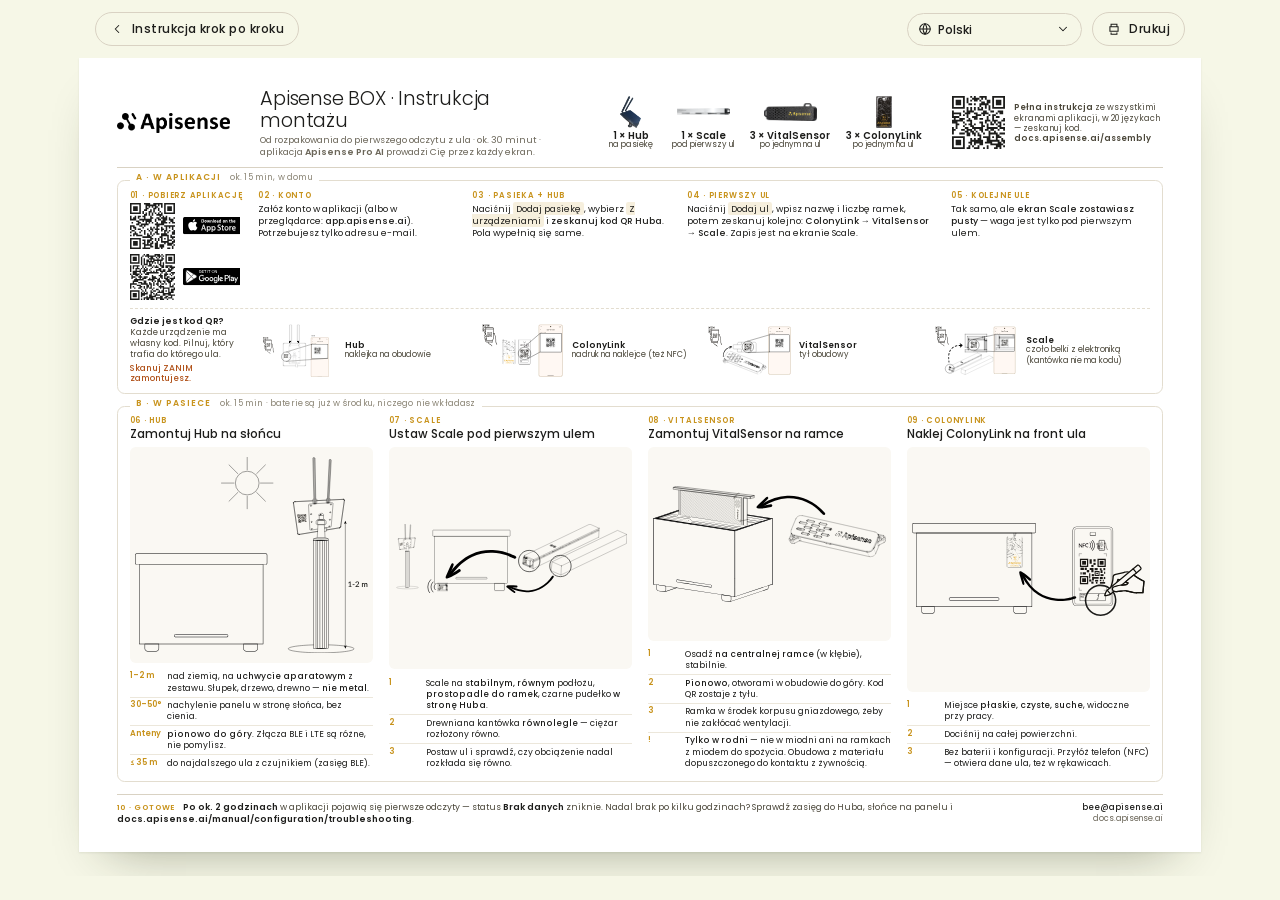
<file: docs/assembly/short/index.html>
<!doctype html>
<html lang="pl" data-lang="pl" dir="ltr">
<head>
<meta charset="utf-8">
<meta name="viewport" content="width=device-width, initial-scale=1">
<title>Apisense BOX — Instrukcja skrócona</title>
<meta name="description" content="Jednostronicowa instrukcja montażu zestawu Apisense BOX — wersja do druku, 20 języków.">
<meta name="robots" content="noindex">
<link rel="icon" href="data:image/svg+xml,%3Csvg xmlns='http://www.w3.org/2000/svg' viewBox='0 0 32 32'%3E%3Crect width='32' height='32' rx='7' fill='%2321290e'/%3E%3Ccircle cx='11' cy='11' r='3.4' fill='%23d5bb51'/%3E%3Ccircle cx='21' cy='21' r='3.4' fill='%23d5bb51'/%3E%3Cpath d='M9 21 23 9' stroke='%23d5bb51' stroke-width='2.6' stroke-linecap='round'/%3E%3C/svg%3E">
<link rel="preconnect" href="https://fonts.googleapis.com">
<link rel="preconnect" href="https://fonts.gstatic.com" crossorigin>
<!-- Same three families as ../index.html, for the same reasons (dev-docs/adr/0003):
     Poppins has no Greek and no Arabic, so `el` falls through to Noto Sans and
     `ar` to Cairo. -->
<link href="https://fonts.googleapis.com/css2?family=Poppins:wght@300;400;500;600&display=swap" rel="stylesheet">
<link href="https://fonts.googleapis.com/css2?family=Noto+Sans:wght@300;400;500;600&display=swap" rel="stylesheet">
<link href="https://fonts.googleapis.com/css2?family=Cairo:wght@300;400;500;600&display=swap" rel="stylesheet">
<script>
  (function () {
    /* Locale, settled before first paint. Priority: ?lang= in the URL (the deck's
       button links here with the reader's current locale), then the key the deck
       stores — same origin, so a reader who switched language over there lands
       here in that language. No navigator.language fallback: tools/build_short_pdf.py
       presets data-lang on <html> and headless Chrome always reports en-US. */
    window.APISENSE_RTL = ['ar'];
    var KNOWN = ['pl', 'en', 'de', 'fr', 'es', 'it', 'no', 'tr', 'cs', 'sk', 'hu', 'hr', 'ro', 'fi', 'nl', 'sv', 'da', 'pt', 'el', 'ar'];
    var q = new URLSearchParams(location.search).get('lang');
    var l = KNOWN.indexOf(q) > -1 ? q : localStorage.getItem('apisense-asm-lang');
    if (KNOWN.indexOf(l) > -1) {
      document.documentElement.setAttribute('data-lang', l);
      document.documentElement.lang = l;
      document.documentElement.dir = APISENSE_RTL.indexOf(l) > -1 ? 'rtl' : 'ltr';
    }
  })();
</script>
<style>
/* Apisense BOX — quick guide. One A4 landscape sheet, printed as-is.
   Every size inside .sheet is in em so a long locale can be shrunk as a whole
   (see the [data-lang] overrides at the end) without touching the layout. */
:root {
  --paper: #f6f7e7; --ink: #1d1d1b; --ink-2: #4a4639; --ink-3: #6b6659; --ink-4: #8a8474;
  --rule: #d9d2c3; --rule-2: #e3ddcf; --rule-3: #ece7db;
  --amber-deep: #c8931c; --amber-soft: #f6efdd; --plate: #faf8f3; --warn: #b1521a;
}
* { box-sizing: border-box; }
html { -webkit-text-size-adjust: 100%; }
body { margin: 0; background: var(--paper); color: var(--ink);
  font-family: Poppins, 'Noto Sans', Cairo, 'Segoe UI', sans-serif; }
[data-lang="pl"] [lang]:not([lang="pl"]),
[data-lang="en"] [lang]:not([lang="en"]),
[data-lang="de"] [lang]:not([lang="de"]),
[data-lang="fr"] [lang]:not([lang="fr"]),
[data-lang="es"] [lang]:not([lang="es"]),
[data-lang="it"] [lang]:not([lang="it"]),
[data-lang="no"] [lang]:not([lang="no"]),
[data-lang="tr"] [lang]:not([lang="tr"]),
[data-lang="cs"] [lang]:not([lang="cs"]),
[data-lang="sk"] [lang]:not([lang="sk"]),
[data-lang="hu"] [lang]:not([lang="hu"]),
[data-lang="hr"] [lang]:not([lang="hr"]),
[data-lang="ro"] [lang]:not([lang="ro"]),
[data-lang="fi"] [lang]:not([lang="fi"]),
[data-lang="nl"] [lang]:not([lang="nl"]),
[data-lang="sv"] [lang]:not([lang="sv"]),
[data-lang="da"] [lang]:not([lang="da"]),
[data-lang="pt"] [lang]:not([lang="pt"]),
[data-lang="el"] [lang]:not([lang="el"]),
[data-lang="ar"] [lang]:not([lang="ar"]) { display: none; }

/* ── chrome (screen only) ─────────────────────────────────────── */
.bar { display: flex; align-items: center; gap: 10px; flex-wrap: wrap; padding: 12px 16px;
  max-width: 297mm; margin: 0 auto; }
.bar .grow { flex: 1; }
.btn { font: inherit; font-size: 12px; font-weight: 500; letter-spacing: .04em; color: var(--ink);
  background: transparent; border: 1px solid var(--rule); border-radius: 999px; padding: 7px 14px;
  cursor: pointer; display: inline-flex; align-items: center; gap: 8px; text-decoration: none; }
.btn:hover { border-color: var(--ink); background: var(--amber-soft); }
.btn svg { width: 14px; height: 14px; fill: none; stroke: currentColor; stroke-width: 1.8; }
.lang-select { position: relative; padding-block: 5px; padding-inline: 10px 11px; gap: 6px; }
.lang-select select { font: inherit; font-size: 12px; font-weight: 500; color: var(--ink);
  background: transparent; border: 0; padding: 2px 0; cursor: pointer; appearance: none; }
.lang-select option { color: #21290e; background: #fff; }

/* ── the sheet ─────────────────────────────────────────────────── */
.stage { padding: 0 16px 24px; overflow-x: auto; }
.sheet { width: 297mm; height: 210mm; margin: 0 auto; background: #fff; color: var(--ink);
  box-shadow: 0 1px 2px rgba(33,41,14,.08), 0 24px 50px -30px rgba(33,41,14,.45);
  font-size: 6.8pt; line-height: 1.3; transform-origin: top left; }
.page { width: 297mm; height: 210mm; padding: 8mm 10mm 7mm; display: grid;
  grid-template-rows: auto auto 1fr auto; row-gap: 3.2mm; overflow: hidden; }
b { font-weight: 600; }
em { font-style: normal; background: var(--amber-soft); padding: 0 .8mm; border-radius: .6mm; }

.hd { display: grid; grid-template-columns: auto 1fr auto auto; align-items: center; column-gap: 8mm;
  border-bottom: .5pt solid var(--rule); padding-bottom: 2.5mm; }
.hd .logo { width: 30mm; height: auto; }
.hd h1 { font-size: 2.143em; font-weight: 300; margin: 0; letter-spacing: -.01em; line-height: 1.1; }
.hd h1 b { font-weight: 500; }
.hd .sub { font-size: 1em; color: var(--ink-3); margin-top: .8mm; }
.kit { display: flex; gap: 4mm; align-items: center; }
.kit > div { text-align: center; font-size: .886em; color: var(--ink-2); line-height: 1.1; }
.kit img { height: 8.5mm; width: 14mm; display: block; margin: 0 auto .8mm; object-fit: contain; }
.kit b { display: block; font-size: 1.21em; color: var(--ink); }
.full { display: flex; align-items: center; gap: 2.5mm; font-size: .914em; color: var(--ink-2);
  line-height: 1.25; max-width: 56mm; }
.full .qr { width: 14mm; height: 14mm; flex: none; }
.full > div { min-width: 0; }
.hd > div:nth-child(2) { min-width: 0; }

.band { border: .5pt solid var(--rule-2); border-radius: 2mm; padding: 2.6mm 3.2mm 2.4mm; position: relative; }
.band > h2 { position: absolute; top: -2.4mm; inset-inline-start: 3.2mm; background: #fff; padding: 0 1.6mm;
  margin: 0; font-size: .943em; font-weight: 600; letter-spacing: .12em; text-transform: uppercase;
  color: var(--amber-deep); white-space: nowrap; }
.band > h2 small { font-weight: 400; letter-spacing: .02em; text-transform: none; color: var(--ink-4);
  margin-inline-start: 1.5mm; font-size: 1em; }

.app { display: grid; grid-template-columns: auto 1fr 1fr 1.25fr 1fr; column-gap: 4mm; align-items: start; }
.step { font-size: 1em; line-height: 1.3; }
.step .n { font-size: .857em; font-weight: 600; color: var(--amber-deep); letter-spacing: .1em;
  display: block; margin-bottom: .6mm; text-transform: uppercase; }
.step b { font-weight: 500; }
.store { display: flex; align-items: center; gap: 2mm; margin-bottom: 1.5mm; }
.store:last-child { margin-bottom: 0; }
.store .q { width: 12mm; height: 12mm; }
.store .b { height: 5.2mm; }

.qrrow { display: grid; grid-template-columns: auto repeat(4, 1fr); column-gap: 3mm; align-items: center;
  margin-top: 2.2mm; padding-top: 2mm; border-top: .4pt dashed var(--rule-2); }
.qrrow .lab { font-size: .943em; line-height: 1.25; color: var(--ink-2); width: 30mm; }
.qrrow .lab b { display: block; color: var(--ink); font-weight: 600; font-size: 1.03em; }
.qrrow .lab .warn { display: block; margin-top: .8mm; color: var(--warn); font-weight: 500; }
.qrc { display: flex; gap: 2mm; align-items: center; font-size: .886em; line-height: 1.25; color: var(--ink-2); }
.qrc img { height: 14mm; width: 22mm; object-fit: contain; flex: none; }
.qrc b { display: block; font-weight: 600; color: var(--ink); font-size: 1.065em; }

.mount { display: grid; grid-template-columns: repeat(4, 1fr); column-gap: 4mm; height: 100%; }
.col { display: grid; grid-template-rows: auto 1fr auto; row-gap: 1.5mm; min-height: 0; }
.col h3 { margin: 0; font-size: 1.286em; font-weight: 500; line-height: 1.15; }
.col h3 .n { display: block; font-size: .667em; font-weight: 600; letter-spacing: .1em; color: var(--amber-deep);
  margin-bottom: .6mm; text-transform: uppercase; }
.col figure { margin: 0; min-height: 0; display: grid; place-items: center; background: var(--plate);
  border-radius: 1.5mm; padding: 1.5mm; }
.col figure img { max-width: 100%; max-height: 100%; object-fit: contain; }
.col ol { margin: 0; padding: 0; list-style: none; font-size: .957em; line-height: 1.3; }
.col li { display: grid; grid-template-columns: minmax(8.5mm, max-content) 1fr; column-gap: 1.5mm; padding: .7mm 0;
  border-top: .35pt solid var(--rule-3); }
.col li:first-child { border-top: 0; }
.col li i { font-style: normal; font-weight: 600; color: var(--amber-deep); font-size: .925em; letter-spacing: .02em; }
.col li b { font-weight: 500; }

.ft { display: grid; grid-template-columns: 1fr auto; align-items: center; column-gap: 6mm;
  border-top: .5pt solid var(--rule); padding-top: 2mm; font-size: .971em; line-height: 1.3; color: var(--ink-2); }
.ft b { color: var(--ink); font-weight: 600; }
.ft .n { font-size: .882em; font-weight: 600; color: var(--amber-deep); letter-spacing: .1em; margin-inline-end: 2mm;
  text-transform: uppercase; }
.ft .r { font-size: .912em; text-align: end; color: var(--ink-3); }
.ft .r b { font-weight: 500; color: var(--ink); }

/* Long locales: the sheet shrinks as a whole. Each step below is the largest size
   at which that locale's content still fits (measured with tools/build_short_pdf.py
   --check, which reports any box its content overflows); the figures absorb the
   slack, the text never clips. Re-measure after any wording change. */
[data-lang="it"] .sheet, [data-lang="ro"] .sheet, [data-lang="sv"] .sheet, [data-lang="pt"] .sheet { font-size: 6.6pt; }
[data-lang="de"] .sheet, [data-lang="fr"] .sheet, [data-lang="es"] .sheet, [data-lang="hu"] .sheet, [data-lang="fi"] .sheet { font-size: 6.4pt; }
[data-lang="el"] .sheet { font-size: 6.2pt; }

/* RTL: the on-screen fit() scales from the start edge, and tracked-out caps
   would tear the joined Arabic script apart (the deck keeps letter-spacing on
   untranslated .ghost only — here the tracked labels carry translated text). */
[dir="rtl"] .sheet { transform-origin: top right; }
[dir="rtl"] .band > h2, [dir="rtl"] .step .n, [dir="rtl"] .col h3 .n, [dir="rtl"] .ft .n { letter-spacing: 0; }

@media print {
  @page { size: A4 landscape; margin: 0; }
  body { background: #fff; }
  .bar { display: none; }
  .stage { padding: 0; overflow: visible; }
  .sheet { margin: 0; box-shadow: none; transform: none !important; }
  * { -webkit-print-color-adjust: exact; print-color-adjust: exact; }
}
</style>
</head>
<body>

<div class="bar">
  <a class="btn" href="../">
    <svg viewBox="0 0 24 24" stroke-linecap="round" stroke-linejoin="round" aria-hidden="true"><path d="m15 6-6 6 6 6"/></svg>
    <span><span lang="pl">Instrukcja krok po kroku</span><span lang="en">Step-by-step guide</span><span lang="de">Schritt-für-Schritt-Anleitung</span><span lang="fr">Guide pas à pas</span><span lang="es">Guía paso a paso</span><span lang="it">Guida passo passo</span><span lang="no">Trinnvis veiledning</span><span lang="tr">Adım adım kılavuz</span><span lang="cs">Návod krok za krokem</span><span lang="sk">Návod krok za krokom</span><span lang="hu">Lépésenkénti útmutató</span><span lang="hr">Upute korak po korak</span><span lang="ro">Ghid pas cu pas</span><span lang="fi">Vaiheittainen ohje</span><span lang="nl">Stapsgewijze handleiding</span><span lang="sv">Steg-för-steg-guide</span><span lang="da">Trin-for-trin-vejledning</span><span lang="pt">Guia passo a passo</span><span lang="el">Οδηγός βήμα προς βήμα</span><span lang="ar">دليل خطوة بخطوة</span></span>
  </a>
  <span class="grow"></span>
  <div class="lang-select btn">
    <svg viewBox="0 0 24 24" stroke-linecap="round" stroke-linejoin="round" aria-hidden="true"><circle cx="12" cy="12" r="9"/><path d="M3 12h18M12 3a15 15 0 0 1 0 18a15 15 0 0 1 0-18"/></svg>
    <select id="lang-select" aria-label="Język / Language"><option value="cs">Čeština</option><option value="da">Dansk</option><option value="de">Deutsch</option><option value="en">English</option><option value="es">Español</option><option value="fr">Français</option><option value="hr">Hrvatski</option><option value="it">Italiano</option><option value="hu">Magyar</option><option value="nl">Nederlands</option><option value="no">Norsk</option><option value="pl">Polski</option><option value="pt">Português (Brasil)</option><option value="ro">Română</option><option value="sk">Slovenčina</option><option value="fi">Suomi</option><option value="sv">Svenska</option><option value="tr">Türkçe</option><option value="el">Ελληνικά</option><option value="ar">العربية</option></select>
    <svg viewBox="0 0 24 24" stroke-linecap="round" stroke-linejoin="round" aria-hidden="true"><path d="m6 9 6 6 6-6"/></svg>
  </div>
  <button type="button" class="btn" id="print">
    <svg viewBox="0 0 24 24" aria-hidden="true"><path d="M7 8V4h10v4M7 18v3h10v-3M5 8h14v8H5zM17 12h.01"/></svg>
    <span><span lang="pl">Drukuj</span><span lang="en">Print</span><span lang="de">Drucken</span><span lang="fr">Imprimer</span><span lang="es">Imprimir</span><span lang="it">Stampa</span><span lang="no">Skriv ut</span><span lang="tr">Yazdır</span><span lang="cs">Tisk</span><span lang="sk">Tlačiť</span><span lang="hu">Nyomtatás</span><span lang="hr">Ispis</span><span lang="ro">Tipărire</span><span lang="fi">Tulosta</span><span lang="nl">Afdrukken</span><span lang="sv">Skriv ut</span><span lang="da">Udskriv</span><span lang="pt">Imprimir</span><span lang="el">Εκτύπωση</span><span lang="ar">طباعة</span></span>
  </button>
</div>

<div class="stage"><div class="sheet" id="sheet"><div class="page">

<div class="hd">
  <img class="logo" src="../figs/apisense-logo.webp" alt="Apisense" width="742" height="132">
  <div>
    <h1><span lang="pl">Apisense BOX · Instrukcja montażu</span><span lang="en">Apisense BOX · Assembly instruction</span><span lang="de">Apisense BOX · Montageanleitung</span><span lang="fr">Apisense BOX · Guide de montage</span><span lang="es">Apisense BOX · Guía de montaje</span><span lang="it">Apisense BOX · Istruzioni di montaggio</span><span lang="no">Apisense BOX · Monteringsanvisning</span><span lang="tr">Apisense BOX · Montaj kılavuzu</span><span lang="cs">Apisense BOX · Návod k montáži</span><span lang="sk">Apisense BOX · Návod na montáž</span><span lang="hu">Apisense BOX · Szerelési útmutató</span><span lang="hr">Apisense BOX · Upute za montažu</span><span lang="ro">Apisense BOX · Instrucțiuni de montaj</span><span lang="fi">Apisense BOX · Asennusohje</span><span lang="nl">Apisense BOX · Montagehandleiding</span><span lang="sv">Apisense BOX · Monteringsanvisning</span><span lang="da">Apisense BOX · Monteringsvejledning</span><span lang="pt">Apisense BOX · Guia de montagem</span><span lang="el">Apisense BOX · Οδηγίες συναρμολόγησης</span><span lang="ar">Apisense BOX · دليل التركيب</span></h1>
    <div class="sub"><span lang="pl">Od rozpakowania do pierwszego odczytu z ula · ok. 30 minut · aplikacja <b>Apisense Pro AI</b> prowadzi Cię przez każdy ekran.</span><span lang="en">From unboxing to the first reading from the hive · about 30 minutes · the <b>Apisense Pro AI</b> app walks you through every screen.</span><span lang="de">Vom Auspacken bis zum ersten Messwert aus dem Stock · ca. 30 Minuten · die App <b>Apisense Pro AI</b> führt dich durch jeden Bildschirm.</span><span lang="fr">Du déballage à la première mesure de la ruche · environ 30 minutes · l'application <b>Apisense Pro AI</b> vous guide à chaque écran.</span><span lang="es">Del desembalaje a la primera lectura de la colmena · unos 30 minutos · la app <b>Apisense Pro AI</b> te guía en cada pantalla.</span><span lang="it">Dall'apertura della scatola alla prima lettura dall'arnia · circa 30 minuti · l'app <b>Apisense Pro AI</b> ti guida in ogni schermata.</span><span lang="no">Fra utpakking til første måling fra bikuben · ca. 30 minutter · appen <b>Apisense Pro AI</b> leder deg gjennom hvert skjermbilde.</span><span lang="tr">Kutuyu açmaktan kovandan ilk ölçüme · yaklaşık 30 dakika · <b>Apisense Pro AI</b> uygulaması her ekranda size yol gösterir.</span><span lang="cs">Od rozbalení k prvnímu odečtu z úlu · cca 30 minut · aplikace <b>Apisense Pro AI</b> vás provede každou obrazovkou.</span><span lang="sk">Od rozbalenia k prvému odčítaniu z úľa · cca 30 minút · aplikácia <b>Apisense Pro AI</b> ťa prevedie každou obrazovkou.</span><span lang="hu">A kicsomagolástól az első kaptáradatig · kb. 30 perc · az <b>Apisense Pro AI</b> alkalmazás minden képernyőn végigvezet.</span><span lang="hr">Od raspakiravanja do prvog očitanja iz košnice · oko 30 minuta · aplikacija <b>Apisense Pro AI</b> vodi vas kroz svaki zaslon.</span><span lang="ro">De la despachetare la prima citire din stup · cca. 30 de minute · aplicația <b>Apisense Pro AI</b> vă ghidează pe fiecare ecran.</span><span lang="fi">Pakkauksen avaamisesta ensimmäiseen lukemaan pesästä · noin 30 minuuttia · <b>Apisense Pro AI</b> -sovellus opastaa joka näytöllä.</span><span lang="nl">Van uitpakken tot de eerste meting uit de kast · ca. 30 minuten · de app <b>Apisense Pro AI</b> leidt je door elk scherm.</span><span lang="sv">Från uppackning till första mätvärdet från bikupan · ca 30 minuter · appen <b>Apisense Pro AI</b> guidar dig genom varje skärm.</span><span lang="da">Fra udpakning til første måling fra bistadet · ca. 30 minutter · appen <b>Apisense Pro AI</b> guider dig gennem hvert skærmbillede.</span><span lang="pt">Da abertura da caixa à primeira leitura da colmeia · cerca de 30 minutos · o aplicativo <b>Apisense Pro AI</b> orienta você em cada tela.</span><span lang="el">Από το άνοιγμα της συσκευασίας έως την πρώτη μέτρηση από την κυψέλη · περίπου 30 λεπτά · η εφαρμογή <b>Apisense Pro AI</b> σας καθοδηγεί σε κάθε οθόνη.</span><span lang="ar">من فتح العلبة إلى أول قراءة من الخلية · نحو 30 دقيقة · تطبيق <b>Apisense Pro AI</b> يرشدك في كل شاشة.</span></div>
  </div>
  <div class="kit">
    <div><img src="../figs/dev-hub.webp" alt=""><b>1 × Hub</b><span lang="pl">na pasiekę</span><span lang="en">per apiary</span><span lang="de">pro Bienenstand</span><span lang="fr">par rucher</span><span lang="es">por colmenar</span><span lang="it">per apiario</span><span lang="no">per bigård</span><span lang="tr">arılık başına</span><span lang="cs">na včelnici</span><span lang="sk">na včelnicu</span><span lang="hu">méhesenként</span><span lang="hr">po pčelinjaku</span><span lang="ro">per stupină</span><span lang="fi">tarhaa kohti</span><span lang="nl">per bijenstand</span><span lang="sv">per bigård</span><span lang="da">pr. bigård</span><span lang="pt">por apiário</span><span lang="el">ανά μελισσοκομείο</span><span lang="ar">لكل منحل</span></div>
    <div><img src="../figs/kt-scale.webp" alt=""><b>1 × Scale</b><span lang="pl">pod pierwszy ul</span><span lang="en">under the first hive</span><span lang="de">unter dem ersten Stock</span><span lang="fr">sous la première ruche</span><span lang="es">bajo la primera colmena</span><span lang="it">sotto la prima arnia</span><span lang="no">under første bikube</span><span lang="tr">ilk kovanın altına</span><span lang="cs">pod první úl</span><span lang="sk">pod prvý úľ</span><span lang="hu">az első kaptár alá</span><span lang="hr">pod prvu košnicu</span><span lang="ro">sub primul stup</span><span lang="fi">ensimmäisen pesän alle</span><span lang="nl">onder de eerste kast</span><span lang="sv">under första bikupan</span><span lang="da">under første bistade</span><span lang="pt">sob a primeira colmeia</span><span lang="el">κάτω από την πρώτη κυψέλη</span><span lang="ar">تحت الخلية الأولى</span></div>
    <div><img src="../figs/kt-vitalsensor.webp" alt=""><b>3 × VitalSensor</b><span lang="pl">po jednym na ul</span><span lang="en">one per hive</span><span lang="de">je einer pro Stock</span><span lang="fr">un par ruche</span><span lang="es">uno por colmena</span><span lang="it">uno per arnia</span><span lang="no">én per bikube</span><span lang="tr">kovan başına bir</span><span lang="cs">jeden na úl</span><span lang="sk">jeden na úľ</span><span lang="hu">kaptáronként egy</span><span lang="hr">po jedan na košnicu</span><span lang="ro">câte unul per stup</span><span lang="fi">yksi pesää kohti</span><span lang="nl">één per kast</span><span lang="sv">en per bikupa</span><span lang="da">én pr. bistade</span><span lang="pt">um por colmeia</span><span lang="el">ένα ανά κυψέλη</span><span lang="ar">واحد لكل خلية</span></div>
    <div><img src="../figs/kt-colonylink.webp" alt=""><b>3 × ColonyLink</b><span lang="pl">po jednym na ul</span><span lang="en">one per hive</span><span lang="de">je einer pro Stock</span><span lang="fr">un par ruche</span><span lang="es">uno por colmena</span><span lang="it">uno per arnia</span><span lang="no">én per bikube</span><span lang="tr">kovan başına bir</span><span lang="cs">jeden na úl</span><span lang="sk">jeden na úľ</span><span lang="hu">kaptáronként egy</span><span lang="hr">po jedan na košnicu</span><span lang="ro">câte unul per stup</span><span lang="fi">yksi pesää kohti</span><span lang="nl">één per kast</span><span lang="sv">en per bikupa</span><span lang="da">én pr. bistade</span><span lang="pt">um por colmeia</span><span lang="el">ένα ανά κυψέλη</span><span lang="ar">واحد لكل خلية</span></div>
  </div>
  <div class="full">
    <img class="qr" src="../figs/qr-docs-assembly.svg" alt="QR: docs.apisense.ai/assembly">
    <div><span lang="pl"><b>Pełna instrukcja</b> ze wszystkimi ekranami aplikacji, w 20 językach — zeskanuj kod.</span><span lang="en"><b>Full guide</b> with every app screen, in 20 languages — scan the code.</span><span lang="de"><b>Vollständige Anleitung</b> mit allen App-Bildschirmen, in 20 Sprachen — Code scannen.</span><span lang="fr"><b>Guide complet</b> avec tous les écrans de l'application, en 20 langues : scannez le code.</span><span lang="es"><b>Guía completa</b> con todas las pantallas de la app, en 20 idiomas: escanea el código.</span><span lang="it"><b>Guida completa</b> con tutte le schermate dell'app, in 20 lingue: scansiona il codice.</span><span lang="no"><b>Fullstendig veiledning</b> med alle skjermbildene i appen, på 20 språk — skann koden.</span><span lang="tr">Tüm uygulama ekranlarıyla <b>tam kılavuz</b>, 20 dilde — kodu tarayın.</span><span lang="cs"><b>Celý návod</b> se všemi obrazovkami aplikace, ve 20 jazycích — naskenujte kód.</span><span lang="sk"><b>Kompletný návod</b> so všetkými obrazovkami aplikácie, v 20 jazykoch — naskenuj kód.</span><span lang="hu"><b>Teljes útmutató</b> az alkalmazás összes képernyőjével, 20 nyelven — olvasd be a kódot.</span><span lang="hr"><b>Cjelovite upute</b> sa svim zaslonima aplikacije, na 20 jezika — skenirajte kod.</span><span lang="ro"><b>Ghid complet</b> cu toate ecranele aplicației, în 20 de limbi — scanați codul.</span><span lang="fi"><b>Koko ohje</b> kaikkine sovelluksen näyttöineen, 20 kielellä — skannaa koodi.</span><span lang="nl"><b>Volledige handleiding</b> met alle app-schermen, in 20 talen — scan de code.</span><span lang="sv"><b>Fullständig guide</b> med alla appens skärmar, på 20 språk — skanna koden.</span><span lang="da"><b>Komplet vejledning</b> med alle appens skærmbilleder, på 20 sprog — scan koden.</span><span lang="pt"><b>Guia completo</b> com todas as telas do aplicativo, em 20 idiomas — escaneie o código.</span><span lang="el"><b>Πλήρεις οδηγίες</b> με όλες τις οθόνες της εφαρμογής, σε 20 γλώσσες — σαρώστε τον κωδικό.</span><span lang="ar"><b>الدليل الكامل</b> مع جميع شاشات التطبيق، بعشرين لغة — امسح الرمز.</span><br><b>docs.apisense.ai/assembly</b></div>
  </div>
</div>

<div class="band">
  <h2>A · <span lang="pl">W aplikacji</span><span lang="en">In the app</span><span lang="de">In der App</span><span lang="fr">Dans l'application</span><span lang="es">En la app</span><span lang="it">Nell'app</span><span lang="no">I appen</span><span lang="tr">Uygulamada</span><span lang="cs">V aplikaci</span><span lang="sk">V aplikácii</span><span lang="hu">Az alkalmazásban</span><span lang="hr">U aplikaciji</span><span lang="ro">În aplicație</span><span lang="fi">Sovelluksessa</span><span lang="nl">In de app</span><span lang="sv">I appen</span><span lang="da">I appen</span><span lang="pt">No aplicativo</span><span lang="el">Στην εφαρμογή</span><span lang="ar">في التطبيق</span> <small><span lang="pl">ok. 15 min, w domu</span><span lang="en">about 15 min, at home</span><span lang="de">ca. 15 Min., zu Hause</span><span lang="fr">environ 15 min, à la maison</span><span lang="es">unos 15 min, en casa</span><span lang="it">circa 15 min, a casa</span><span lang="no">ca. 15 min, hjemme</span><span lang="tr">yaklaşık 15 dk, evde</span><span lang="cs">cca 15 min, doma</span><span lang="sk">cca 15 min, doma</span><span lang="hu">kb. 15 perc, otthon</span><span lang="hr">oko 15 min, kod kuće</span><span lang="ro">cca. 15 min, acasă</span><span lang="fi">noin 15 min, kotona</span><span lang="nl">ca. 15 min, thuis</span><span lang="sv">ca 15 min, hemma</span><span lang="da">ca. 15 min, hjemme</span><span lang="pt">cerca de 15 min, em casa</span><span lang="el">περίπου 15 λεπτά, στο σπίτι</span><span lang="ar">نحو 15 دقيقة، في المنزل</span></small></h2>
  <div class="app">
    <div class="step">
      <span class="n">01 · <span lang="pl">Pobierz aplikację</span><span lang="en">Download the app</span><span lang="de">App herunterladen</span><span lang="fr">Téléchargez l'application</span><span lang="es">Descarga la aplicación</span><span lang="it">Scarica l'app</span><span lang="no">Last ned appen</span><span lang="tr">Uygulamayı indirin</span><span lang="cs">Stáhněte si aplikaci</span><span lang="sk">Stiahni aplikáciu</span><span lang="hu">Töltsd le az alkalmazást</span><span lang="hr">Preuzmite aplikaciju</span><span lang="ro">Descărcați aplicația</span><span lang="fi">Lataa sovellus</span><span lang="nl">Download de app</span><span lang="sv">Ladda ner appen</span><span lang="da">Hent appen</span><span lang="pt">Baixe o aplicativo</span><span lang="el">Κατεβάστε την εφαρμογή</span><span lang="ar">نزّل التطبيق</span></span>
      <div class="store"><img class="q" src="../figs/qr-appstore.svg" alt="QR: App Store"><img class="b" src="../figs/badge-appstore.svg" alt="App Store"></div>
      <div class="store"><img class="q" src="../figs/qr-googleplay.svg" alt="QR: Google Play"><img class="b" src="../figs/badge-googleplay.svg" alt="Google Play"></div>
    </div>
    <div class="step"><span class="n">02 · <span lang="pl">Konto</span><span lang="en">Account</span><span lang="de">Konto</span><span lang="fr">Compte</span><span lang="es">Cuenta</span><span lang="it">Account</span><span lang="no">Konto</span><span lang="tr">Hesap</span><span lang="cs">Účet</span><span lang="sk">Konto</span><span lang="hu">Fiók</span><span lang="hr">Račun</span><span lang="ro">Cont</span><span lang="fi">Tili</span><span lang="nl">Account</span><span lang="sv">Konto</span><span lang="da">Konto</span><span lang="pt">Conta</span><span lang="el">Λογαριασμός</span><span lang="ar">الحساب</span></span><span lang="pl">Załóż konto w aplikacji (albo w przeglądarce: <b>app.apisense.ai</b>). Potrzebujesz tylko adresu e-mail.</span><span lang="en">Create an account in the app (or in a browser: <b>app.apisense.ai</b>). All you need is an e-mail address.</span><span lang="de">Erstelle ein Konto in der App (oder im Browser: <b>app.apisense.ai</b>). Du brauchst nur eine E-Mail-Adresse.</span><span lang="fr">Créez un compte dans l'application (ou dans le navigateur : <b>app.apisense.ai</b>). Une adresse e-mail suffit.</span><span lang="es">Crea una cuenta en la app (o en el navegador: <b>app.apisense.ai</b>). Solo necesitas un correo electrónico.</span><span lang="it">Crea un account nell'app (o nel browser: <b>app.apisense.ai</b>). Basta un indirizzo e-mail.</span><span lang="no">Opprett en konto i appen (eller i nettleseren: <b>app.apisense.ai</b>). Du trenger bare en e-postadresse.</span><span lang="tr">Uygulamada (veya tarayıcıda: <b>app.apisense.ai</b>) bir hesap oluşturun. Yalnızca bir e-posta adresi yeterlidir.</span><span lang="cs">Vytvořte si účet v aplikaci (nebo v prohlížeči: <b>app.apisense.ai</b>). Stačí e-mailová adresa.</span><span lang="sk">Vytvor si konto v aplikácii (alebo v prehliadači: <b>app.apisense.ai</b>). Stačí e-mailová adresa.</span><span lang="hu">Hozz létre fiókot az alkalmazásban (vagy böngészőben: <b>app.apisense.ai</b>). Csak egy e-mail-cím kell hozzá.</span><span lang="hr">Izradite račun u aplikaciji (ili u pregledniku: <b>app.apisense.ai</b>). Dovoljna je e-mail adresa.</span><span lang="ro">Creați un cont în aplicație (sau în browser: <b>app.apisense.ai</b>). Aveți nevoie doar de o adresă de e-mail.</span><span lang="fi">Luo tili sovelluksessa (tai selaimessa: <b>app.apisense.ai</b>). Tarvitset vain sähköpostiosoitteen.</span><span lang="nl">Maak een account aan in de app (of in de browser: <b>app.apisense.ai</b>). Je hebt alleen een e-mailadres nodig.</span><span lang="sv">Skapa ett konto i appen (eller i webbläsaren: <b>app.apisense.ai</b>). Du behöver bara en e-postadress.</span><span lang="da">Opret en konto i appen (eller i browseren: <b>app.apisense.ai</b>). Du skal kun bruge en e-mailadresse.</span><span lang="pt">Crie uma conta no aplicativo (ou no navegador: <b>app.apisense.ai</b>). Você só precisa de um e-mail.</span><span lang="el">Δημιουργήστε λογαριασμό στην εφαρμογή (ή στον περιηγητή: <b>app.apisense.ai</b>). Αρκεί μια διεύθυνση e-mail.</span><span lang="ar">أنشئ حسابًا في التطبيق (أو في المتصفح: <b>app.apisense.ai</b>). لا تحتاج سوى عنوان بريد إلكتروني.</span></div>
    <div class="step"><span class="n">03 · <span lang="pl">Pasieka + Hub</span><span lang="en">Apiary + Hub</span><span lang="de">Bienenstand + Hub</span><span lang="fr">Rucher + Hub</span><span lang="es">Colmenar + Hub</span><span lang="it">Apiario + Hub</span><span lang="no">Bigård + Hub</span><span lang="tr">Arılık + Hub</span><span lang="cs">Včelnice + Hub</span><span lang="sk">Včelnica + Hub</span><span lang="hu">Méhes + Hub</span><span lang="hr">Pčelinjak + Hub</span><span lang="ro">Stupină + Hub</span><span lang="fi">Tarha + Hub</span><span lang="nl">Bijenstand + Hub</span><span lang="sv">Bigård + Hub</span><span lang="da">Bigård + Hub</span><span lang="pt">Apiário + Hub</span><span lang="el">Μελισσοκομείο + Hub</span><span lang="ar">المنحل + Hub</span></span><span lang="pl">Naciśnij <em>Dodaj pasiekę</em>, wybierz <em>Z urządzeniami</em> i <b>zeskanuj kod QR Huba</b>. Pola wypełnią się same.</span><span lang="en">Tap <em>Add apiary</em>, choose <em>With devices</em> and <b>scan the Hub's QR code</b>. The fields fill in by themselves.</span><span lang="de">Tippe auf <em>Bienenstand hinzufügen</em>, wähle <em>Mit Geräten</em> und <b>scanne den QR-Code des Hubs</b>. Die Felder füllen sich von selbst.</span><span lang="fr">Appuyez sur <em>Ajouter un rucher</em>, choisissez <em>Avec appareils</em> et <b>scannez le QR code du Hub</b>. Les champs se remplissent tout seuls.</span><span lang="es">Pulsa <em>Añadir apiario</em>, elige <em>Con dispositivos</em> y <b>escanea el código QR del Hub</b>. Los campos se rellenan solos.</span><span lang="it">Tocca <em>Aggiungi apiario</em>, scegli <em>Con dispositivi</em> e <b>scansiona il codice QR dell'Hub</b>. I campi si compilano da soli.</span><span lang="no">Trykk på <em>Legg til bigård</em>, velg <em>Med enheter</em> og <b>skann QR-koden til Hub</b>. Feltene fylles ut av seg selv.</span><span lang="tr"><em>Arılık ekle</em> öğesine dokunun, <em>Cihazlarla</em> seçeneğini seçin ve <b>Hub'ın QR kodunu tarayın</b>. Alanlar kendiliğinden dolar.</span><span lang="cs">Klepněte na <em>Add apiary</em>, zvolte <em>With devices</em> a <b>naskenujte QR kód Hubu</b>. Pole se vyplní sama.</span><span lang="sk">Stlač <em>Add apiary</em>, vyber <em>With devices</em> a <b>naskenuj QR kód Hubu</b>. Polia sa vyplnia samy.</span><span lang="hu">Koppints a(z) <em>Add apiary</em> gombra, válaszd a(z) <em>With devices</em> lehetőséget, és <b>olvasd be a Hub QR-kódját</b>. A mezők maguktól kitöltődnek.</span><span lang="hr">Dodirnite <em>Add apiary</em>, odaberite <em>With devices</em> i <b>skenirajte QR kod Huba</b>. Polja se popunjavaju sama.</span><span lang="ro">Apăsați <em>Add apiary</em>, alegeți <em>With devices</em> și <b>scanați codul QR al Hubului</b>. Câmpurile se completează singure.</span><span lang="fi">Napauta <em>Add apiary</em>, valitse <em>With devices</em> ja <b>skannaa Hubin QR-koodi</b>. Kentät täyttyvät itsestään.</span><span lang="nl">Tik op <em>Add apiary</em>, kies <em>With devices</em> en <b>scan de QR-code van de Hub</b>. De velden vullen zichzelf in.</span><span lang="sv">Tryck på <em>Add apiary</em>, välj <em>With devices</em> och <b>skanna Hubbens QR-kod</b>. Fälten fylls i av sig själva.</span><span lang="da">Tryk på <em>Add apiary</em>, vælg <em>With devices</em> og <b>scan Hubbens QR-kode</b>. Felterne udfyldes af sig selv.</span><span lang="pt">Toque em <em>Add apiary</em>, escolha <em>With devices</em> e <b>escaneie o código QR do Hub</b>. Os campos se preenchem sozinhos.</span><span lang="el">Πατήστε <em>Add apiary</em>, επιλέξτε <em>With devices</em> και <b>σαρώστε τον κωδικό QR του Hub</b>. Τα πεδία συμπληρώνονται μόνα τους.</span><span lang="ar">اضغط <em>Add apiary</em>، واختر <em>With devices</em> ثم <b>امسح رمز QR الخاص بـHub</b>. تُملأ الحقول تلقائيًا.</span></div>
    <div class="step"><span class="n">04 · <span lang="pl">Pierwszy ul</span><span lang="en">First hive</span><span lang="de">Erster Stock</span><span lang="fr">Première ruche</span><span lang="es">Primera colmena</span><span lang="it">Prima arnia</span><span lang="no">Første bikube</span><span lang="tr">İlk kovan</span><span lang="cs">První úl</span><span lang="sk">Prvý úľ</span><span lang="hu">Első kaptár</span><span lang="hr">Prva košnica</span><span lang="ro">Primul stup</span><span lang="fi">Ensimmäinen pesä</span><span lang="nl">Eerste kast</span><span lang="sv">Första bikupan</span><span lang="da">Første bistade</span><span lang="pt">Primeira colmeia</span><span lang="el">Πρώτη κυψέλη</span><span lang="ar">الخلية الأولى</span></span><span lang="pl">Naciśnij <em>Dodaj ul</em>, wpisz nazwę i liczbę ramek, potem zeskanuj kolejno: <b>ColonyLink → VitalSensor → Scale</b>. Zapis jest na ekranie Scale.</span><span lang="en">Tap <em>Add Hive</em>, enter a name and the number of frames, then scan in order: <b>ColonyLink → VitalSensor → Scale</b>. Save is on the Scale screen.</span><span lang="de">Tippe auf <em>Bienenstock hinzufügen</em>, gib Namen und Rähmchenzahl ein und scanne der Reihe nach: <b>ColonyLink → VitalSensor → Scale</b>. Speichern geht auf dem Scale-Bildschirm.</span><span lang="fr">Appuyez sur <em>Ajouter une ruche</em>, saisissez le nom et le nombre de cadres, puis scannez dans l'ordre : <b>ColonyLink → VitalSensor → Scale</b>. L'enregistrement se fait sur l'écran Scale.</span><span lang="es">Pulsa <em>Añadir colmena</em>, escribe el nombre y el número de cuadros y escanea en orden: <b>ColonyLink → VitalSensor → Scale</b>. Se guarda en la pantalla Scale.</span><span lang="it">Tocca <em>Aggiungi arnia</em>, inserisci nome e numero di telaini, poi scansiona in ordine: <b>ColonyLink → VitalSensor → Scale</b>. Il salvataggio è nella schermata Scale.</span><span lang="no">Trykk på <em>Legg til bikube</em>, skriv inn navn og antall rammer, og skann i rekkefølge: <b>ColonyLink → VitalSensor → Scale</b>. Lagring skjer på Scale-skjermen.</span><span lang="tr"><em>Kovan Ekle</em> öğesine dokunun, adı ve çerçeve sayısını girin, ardından sırayla tarayın: <b>ColonyLink → VitalSensor → Scale</b>. Kayıt Scale ekranındadır.</span><span lang="cs">Klepněte na <em>Add Hive</em>, zadejte název a počet rámků, pak naskenujte postupně: <b>ColonyLink → VitalSensor → Scale</b>. Uložení je na obrazovce Scale.</span><span lang="sk">Stlač <em>Add Hive</em>, zadaj názov a počet rámikov, potom naskenuj postupne: <b>ColonyLink → VitalSensor → Scale</b>. Uloženie je na obrazovke Scale.</span><span lang="hu">Koppints a(z) <em>Add Hive</em> gombra, add meg a nevet és a keretek számát, majd olvasd be sorban: <b>ColonyLink → VitalSensor → Scale</b>. A mentés a Scale képernyőn van.</span><span lang="hr">Dodirnite <em>Add Hive</em>, upišite naziv i broj okvira, zatim skenirajte redom: <b>ColonyLink → VitalSensor → Scale</b>. Spremanje je na zaslonu Scale.</span><span lang="ro">Apăsați <em>Add Hive</em>, introduceți numele și numărul de rame, apoi scanați în ordine: <b>ColonyLink → VitalSensor → Scale</b>. Salvarea este pe ecranul Scale.</span><span lang="fi">Napauta <em>Add Hive</em>, anna nimi ja kehien määrä, skannaa sitten järjestyksessä: <b>ColonyLink → VitalSensor → Scale</b>. Tallennus on Scale-näytöllä.</span><span lang="nl">Tik op <em>Add Hive</em>, vul naam en aantal ramen in en scan op volgorde: <b>ColonyLink → VitalSensor → Scale</b>. Opslaan doe je op het Scale-scherm.</span><span lang="sv">Tryck på <em>Add Hive</em>, ange namn och antal ramar och skanna i ordning: <b>ColonyLink → VitalSensor → Scale</b>. Spara finns på Scale-skärmen.</span><span lang="da">Tryk på <em>Add Hive</em>, indtast navn og antal rammer, og scan i rækkefølge: <b>ColonyLink → VitalSensor → Scale</b>. Gem findes på Scale-skærmen.</span><span lang="pt">Toque em <em>Add Hive</em>, informe o nome e o número de quadros e escaneie em ordem: <b>ColonyLink → VitalSensor → Scale</b>. O salvamento fica na tela Scale.</span><span lang="el">Πατήστε <em>Add Hive</em>, δώστε όνομα και αριθμό πλαισίων και σαρώστε με τη σειρά: <b>ColonyLink → VitalSensor → Scale</b>. Η αποθήκευση γίνεται στην οθόνη Scale.</span><span lang="ar">اضغط <em>Add Hive</em>، وأدخل الاسم وعدد الإطارات، ثم امسح بالترتيب: <b>ColonyLink ثم VitalSensor ثم Scale</b>. الحفظ في شاشة Scale.</span></div>
    <div class="step"><span class="n">05 · <span lang="pl">Kolejne ule</span><span lang="en">More hives</span><span lang="de">Weitere Stöcke</span><span lang="fr">Ruches suivantes</span><span lang="es">Más colmenas</span><span lang="it">Altre arnie</span><span lang="no">Flere bikuber</span><span lang="tr">Diğer kovanlar</span><span lang="cs">Další úly</span><span lang="sk">Ďalšie úle</span><span lang="hu">További kaptárak</span><span lang="hr">Daljnje košnice</span><span lang="ro">Următorii stupi</span><span lang="fi">Seuraavat pesät</span><span lang="nl">Volgende kasten</span><span lang="sv">Fler bikupor</span><span lang="da">Flere bistader</span><span lang="pt">Próximas colmeias</span><span lang="el">Επόμενες κυψέλες</span><span lang="ar">الخلايا التالية</span></span><span lang="pl">Tak samo, ale <b>ekran Scale zostawiasz pusty</b> — waga jest tylko pod pierwszym ulem.</span><span lang="en">Same steps, but <b>leave the Scale screen empty</b> — the scale sits under the first hive only.</span><span lang="de">Genauso, aber <b>den Scale-Bildschirm leer lassen</b> — die Waage steht nur unter dem ersten Stock.</span><span lang="fr">Même procédure, mais <b>laissez l'écran Scale vide</b> : la balance n'est que sous la première ruche.</span><span lang="es">Igual, pero <b>deja vacía la pantalla Scale</b>: la báscula solo está bajo la primera colmena.</span><span lang="it">Stessa procedura, ma <b>lascia vuota la schermata Scale</b>: la bilancia è solo sotto la prima arnia.</span><span lang="no">Samme fremgangsmåte, men <b>la Scale-skjermen stå tom</b> — vekten står bare under den første bikuben.</span><span lang="tr">Aynı şekilde, ancak <b>Scale ekranını boş bırakın</b> — terazi yalnızca ilk kovanın altındadır.</span><span lang="cs">Stejně, ale <b>obrazovku Scale nechte prázdnou</b> — váha je jen pod prvním úlem.</span><span lang="sk">Rovnako, ale <b>obrazovku Scale nechaj prázdnu</b> — váha je len pod prvým úľom.</span><span lang="hu">Ugyanígy, de <b>a Scale képernyőt hagyd üresen</b> — mérleg csak az első kaptár alatt van.</span><span lang="hr">Isto, ali <b>zaslon Scale ostavite prazan</b> — vaga je samo pod prvom košnicom.</span><span lang="ro">La fel, dar <b>lăsați ecranul Scale gol</b> — cântarul este doar sub primul stup.</span><span lang="fi">Samoin, mutta <b>jätä Scale-näyttö tyhjäksi</b> — vaaka on vain ensimmäisen pesän alla.</span><span lang="nl">Hetzelfde, maar <b>laat het Scale-scherm leeg</b> — de weegschaal staat alleen onder de eerste kast.</span><span lang="sv">Samma sak, men <b>lämna Scale-skärmen tom</b> — vågen står bara under den första bikupan.</span><span lang="da">Det samme, men <b>lad Scale-skærmen stå tom</b> — vægten står kun under det første bistade.</span><span lang="pt">Mesmo processo, mas <b>deixe a tela Scale vazia</b> — a balança fica só sob a primeira colmeia.</span><span lang="el">Το ίδιο, αλλά <b>αφήστε την οθόνη Scale κενή</b> — η ζυγαριά βρίσκεται μόνο κάτω από την πρώτη κυψέλη.</span><span lang="ar">بالطريقة نفسها، لكن <b>اترك شاشة Scale فارغة</b> — الميزان تحت الخلية الأولى فقط.</span></div>
  </div>
  <div class="qrrow">
    <div class="lab"><b><span lang="pl">Gdzie jest kod QR?</span><span lang="en">Where is the QR code?</span><span lang="de">Wo ist der QR-Code?</span><span lang="fr">Où est le QR code ?</span><span lang="es">¿Dónde está el código QR?</span><span lang="it">Dov'è il codice QR?</span><span lang="no">Hvor er QR-koden?</span><span lang="tr">QR kodu nerede?</span><span lang="cs">Kde je QR kód?</span><span lang="sk">Kde je QR kód?</span><span lang="hu">Hol van a QR-kód?</span><span lang="hr">Gdje je QR kod?</span><span lang="ro">Unde este codul QR?</span><span lang="fi">Missä QR-koodi on?</span><span lang="nl">Waar zit de QR-code?</span><span lang="sv">Var sitter QR-koden?</span><span lang="da">Hvor sidder QR-koden?</span><span lang="pt">Onde está o código QR?</span><span lang="el">Πού είναι ο κωδικός QR;</span><span lang="ar">أين رمز QR؟</span></b><span lang="pl">Każde urządzenie ma własny kod. Pilnuj, który trafia do którego ula.</span><span lang="en">Each device has its own code. Keep track of which one goes into which hive.</span><span lang="de">Jedes Gerät hat einen eigenen Code. Behalte im Blick, welches in welchen Stock kommt.</span><span lang="fr">Chaque appareil a son propre code. Notez bien lequel va dans quelle ruche.</span><span lang="es">Cada dispositivo tiene su propio código. Controla cuál va a cada colmena.</span><span lang="it">Ogni dispositivo ha il proprio codice. Tieni nota di quale va in quale arnia.</span><span lang="no">Hver enhet har sin egen kode. Hold styr på hvilken som skal i hvilken bikube.</span><span lang="tr">Her cihazın kendi kodu vardır. Hangisinin hangi kovana gittiğini takip edin.</span><span lang="cs">Každé zařízení má vlastní kód. Hlídejte si, které patří do kterého úlu.</span><span lang="sk">Každé zariadenie má vlastný kód. Sleduj, ktoré ide do ktorého úľa.</span><span lang="hu">Minden eszköznek saját kódja van. Jegyezd meg, melyik melyik kaptárba kerül.</span><span lang="hr">Svaki uređaj ima vlastiti kod. Pazite koji ide u koju košnicu.</span><span lang="ro">Fiecare dispozitiv are propriul cod. Rețineți care ajunge în care stup.</span><span lang="fi">Jokaisella laitteella on oma koodinsa. Pidä kirjaa siitä, mikä tulee mihinkin pesään.</span><span lang="nl">Elk apparaat heeft een eigen code. Houd bij welke in welke kast komt.</span><span lang="sv">Varje enhet har sin egen kod. Håll reda på vilken som ska i vilken bikupa.</span><span lang="da">Hver enhed har sin egen kode. Hold styr på, hvilken der skal i hvilket bistade.</span><span lang="pt">Cada dispositivo tem seu próprio código. Anote qual vai em cada colmeia.</span><span lang="el">Κάθε συσκευή έχει τον δικό της κωδικό. Σημειώνετε ποια πηγαίνει σε ποια κυψέλη.</span><span lang="ar">لكل جهاز رمزه الخاص. تتبّع أيها يدخل في أي خلية.</span><span class="warn"><span lang="pl">Skanuj ZANIM zamontujesz.</span><span lang="en">Scan BEFORE you mount.</span><span lang="de">Scannen VOR der Montage.</span><span lang="fr">Scannez AVANT de monter.</span><span lang="es">Escanea ANTES de montar.</span><span lang="it">Scansiona PRIMA di montare.</span><span lang="no">Skann FØR du monterer.</span><span lang="tr">Monte etmeden ÖNCE tarayın.</span><span lang="cs">Skenujte PŘED montáží.</span><span lang="sk">Skenuj PRED montážou.</span><span lang="hu">Beolvasás a felszerelés ELŐTT.</span><span lang="hr">Skenirajte PRIJE montaže.</span><span lang="ro">Scanați ÎNAINTE de montare.</span><span lang="fi">Skannaa ENNEN asennusta.</span><span lang="nl">Scan VÓÓR het monteren.</span><span lang="sv">Skanna INNAN du monterar.</span><span lang="da">Scan FØR du monterer.</span><span lang="pt">Escaneie ANTES de montar.</span><span lang="el">Σαρώστε ΠΡΙΝ την τοποθέτηση.</span><span lang="ar">امسح قبل التركيب.</span></span></div>
    <div class="qrc"><img src="../figs/pdf-hub-qr.svg" alt=""><div><b>Hub</b><span lang="pl">naklejka na obudowie</span><span lang="en">sticker on the housing</span><span lang="de">Aufkleber am Gehäuse</span><span lang="fr">autocollant sur le boîtier</span><span lang="es">pegatina en la carcasa</span><span lang="it">adesivo sulla scocca</span><span lang="no">klistremerke på kabinettet</span><span lang="tr">gövdedeki etiket</span><span lang="cs">samolepka na pouzdru</span><span lang="sk">nálepka na kryte</span><span lang="hu">matrica a burkolaton</span><span lang="hr">naljepnica na kućištu</span><span lang="ro">autocolant pe carcasă</span><span lang="fi">tarra kotelossa</span><span lang="nl">sticker op de behuizing</span><span lang="sv">dekal på höljet</span><span lang="da">klistermærke på kabinettet</span><span lang="pt">adesivo na carcaça</span><span lang="el">αυτοκόλλητο στο περίβλημα</span><span lang="ar">ملصق على الهيكل</span></div></div>
    <div class="qrc"><img src="../figs/step04-colonylink-qr.svg" alt=""><div><b>ColonyLink</b><span lang="pl">nadruk na naklejce (też NFC)</span><span lang="en">printed on the sticker (NFC too)</span><span lang="de">auf den Aufkleber gedruckt (auch NFC)</span><span lang="fr">imprimé sur l'autocollant (NFC aussi)</span><span lang="es">impreso en la pegatina (también NFC)</span><span lang="it">stampato sull'adesivo (anche NFC)</span><span lang="no">trykt på klistremerket (også NFC)</span><span lang="tr">etiket üzerine basılı (NFC de var)</span><span lang="cs">natištěno na samolepce (i NFC)</span><span lang="sk">natlačené na nálepke (aj NFC)</span><span lang="hu">a matricára nyomtatva (NFC is)</span><span lang="hr">otisnuto na naljepnici (i NFC)</span><span lang="ro">imprimat pe autocolant (și NFC)</span><span lang="fi">painettu tarraan (myös NFC)</span><span lang="nl">gedrukt op de sticker (ook NFC)</span><span lang="sv">tryckt på dekalen (även NFC)</span><span lang="da">trykt på klistermærket (også NFC)</span><span lang="pt">impresso no adesivo (NFC também)</span><span lang="el">τυπωμένο στο αυτοκόλλητο (και NFC)</span><span lang="ar">مطبوع على الملصق (وNFC أيضًا)</span></div></div>
    <div class="qrc"><img src="../figs/pdf-vitalsensor-qr.svg" alt=""><div><b>VitalSensor</b><span lang="pl">tył obudowy</span><span lang="en">back of the housing</span><span lang="de">Rückseite des Gehäuses</span><span lang="fr">dos du boîtier</span><span lang="es">parte trasera de la carcasa</span><span lang="it">retro della scocca</span><span lang="no">baksiden av kabinettet</span><span lang="tr">gövdenin arka yüzü</span><span lang="cs">zadní strana pouzdra</span><span lang="sk">zadná strana krytu</span><span lang="hu">a burkolat hátoldala</span><span lang="hr">stražnja strana kućišta</span><span lang="ro">spatele carcasei</span><span lang="fi">kotelon takapuoli</span><span lang="nl">achterkant van de behuizing</span><span lang="sv">höljets baksida</span><span lang="da">bagsiden af kabinettet</span><span lang="pt">parte de trás da carcaça</span><span lang="el">πίσω πλευρά του περιβλήματος</span><span lang="ar">الجهة الخلفية من الهيكل</span></div></div>
    <div class="qrc"><img src="../figs/pdf-scale-qr.svg" alt=""><div><b>Scale</b><span lang="pl">czoło belki z elektroniką (kantówka nie ma kodu)</span><span lang="en">front of the electronics beam (the wooden bar has no code)</span><span lang="de">Stirnseite des Elektronik-Balkens (die Holzleiste hat keinen Code)</span><span lang="fr">face avant de la barre électronique (la barre en bois n'a pas de code)</span><span lang="es">frente de la barra con la electrónica (el listón de madera no tiene código)</span><span lang="it">fronte della barra con l'elettronica (il listello di legno non ha codice)</span><span lang="no">fronten på bjelken med elektronikk (trelisten har ingen kode)</span><span lang="tr">elektronikli kirişin ön yüzü (ahşap latada kod yok)</span><span lang="cs">čelo lišty s elektronikou (dřevěný hranol kód nemá)</span><span lang="sk">čelo lišty s elektronikou (drevený hranol kód nemá)</span><span lang="hu">az elektronikás gerenda homloklapja (a falécen nincs kód)</span><span lang="hr">čelo grede s elektronikom (drvena letva nema kod)</span><span lang="ro">fața grinzii cu electronică (șipca de lemn nu are cod)</span><span lang="fi">elektroniikkapalkin etupää (puurimassa ei ole koodia)</span><span lang="nl">voorkant van de balk met elektronica (de houten lat heeft geen code)</span><span lang="sv">framsidan av balken med elektronik (träribban har ingen kod)</span><span lang="da">forsiden af bjælken med elektronik (trælisten har ingen kode)</span><span lang="pt">frente da barra com a eletrônica (o sarrafo de madeira não tem código)</span><span lang="el">μπροστινή όψη της δοκού με τα ηλεκτρονικά (το ξύλινο δοκάρι δεν έχει κωδικό)</span><span lang="ar">واجهة العارضة التي تحوي الإلكترونيات (العارضة الخشبية بلا رمز)</span></div></div>
  </div>
</div>

<div class="band">
  <h2>B · <span lang="pl">W pasiece</span><span lang="en">In the apiary</span><span lang="de">Am Bienenstand</span><span lang="fr">Au rucher</span><span lang="es">En el colmenar</span><span lang="it">In apiario</span><span lang="no">I bigården</span><span lang="tr">Arılıkta</span><span lang="cs">Na včelnici</span><span lang="sk">Na včelnici</span><span lang="hu">A méhesben</span><span lang="hr">U pčelinjaku</span><span lang="ro">În stupină</span><span lang="fi">Tarhalla</span><span lang="nl">Op de bijenstand</span><span lang="sv">I bigården</span><span lang="da">I bigården</span><span lang="pt">No apiário</span><span lang="el">Στο μελισσοκομείο</span><span lang="ar">في المنحل</span> <small><span lang="pl">ok. 15 min · baterie są już w środku, niczego nie wkładasz</span><span lang="en">about 15 min · batteries are already inside, nothing to insert</span><span lang="de">ca. 15 Min. · Batterien sind schon drin, nichts einlegen</span><span lang="fr">environ 15 min · les piles sont déjà en place, rien à insérer</span><span lang="es">unos 15 min · las pilas ya están dentro, no hay que poner nada</span><span lang="it">circa 15 min · le batterie sono già dentro, non devi inserire nulla</span><span lang="no">ca. 15 min · batteriene er allerede i, du setter ikke inn noe</span><span lang="tr">yaklaşık 15 dk · piller takılı gelir, hiçbir şey takmanız gerekmez</span><span lang="cs">cca 15 min · baterie už jsou uvnitř, nic nevkládáte</span><span lang="sk">cca 15 min · batérie sú už vnútri, nič nevkladáš</span><span lang="hu">kb. 15 perc · az elemek már benne vannak, semmit nem kell behelyezni</span><span lang="hr">oko 15 min · baterije su već unutra, ništa ne umećete</span><span lang="ro">cca. 15 min · bateriile sunt deja înăuntru, nu introduceți nimic</span><span lang="fi">noin 15 min · paristot ovat jo sisällä, mitään ei tarvitse asettaa</span><span lang="nl">ca. 15 min · batterijen zitten er al in, niets plaatsen</span><span lang="sv">ca 15 min · batterierna sitter redan i, inget att sätta i</span><span lang="da">ca. 15 min · batterierne sidder allerede i, intet at isætte</span><span lang="pt">cerca de 15 min · as pilhas já estão dentro, não é preciso colocar nada</span><span lang="el">περίπου 15 λεπτά · οι μπαταρίες είναι ήδη μέσα, δεν τοποθετείτε τίποτα</span><span lang="ar">نحو 15 دقيقة · البطاريات مركّبة مسبقًا، لا تُدخل شيئًا</span></small></h2>
  <div class="mount">
    <div class="col">
      <h3><span class="n">06 · Hub</span><span lang="pl">Zamontuj Hub na słońcu</span><span lang="en">Mount the Hub in the sun</span><span lang="de">Hub in der Sonne montieren</span><span lang="fr">Montez le Hub au soleil</span><span lang="es">Monta el Hub al sol</span><span lang="it">Monta l'Hub al sole</span><span lang="no">Monter Hub i solen</span><span lang="tr">Hub'ı güneşe monte edin</span><span lang="cs">Namontujte Hub na slunce</span><span lang="sk">Namontuj Hub na slnko</span><span lang="hu">Szereld a Hubot napra</span><span lang="hr">Montirajte Hub na sunce</span><span lang="ro">Montați Hubul la soare</span><span lang="fi">Asenna Hub aurinkoon</span><span lang="nl">Monteer de Hub in de zon</span><span lang="sv">Montera Hub i solen</span><span lang="da">Montér Hub i solen</span><span lang="pt">Instale o Hub ao sol</span><span lang="el">Τοποθετήστε το Hub στον ήλιο</span><span lang="ar">ركّب Hub في الشمس</span></h3>
      <figure><img src="../figs/pdf-hub-mount.svg" alt=""></figure>
      <ol class="steps">
        <li><i>1–2 m</i><span><span lang="pl">nad ziemią, na <b>uchwycie aparatowym</b> z zestawu. Słupek, drzewo, drewno — <b>nie metal</b>.</span><span lang="en">above the ground, on the <b>camera mount</b> from the kit. Post, tree, wood — <b>not metal</b>.</span><span lang="de">über dem Boden, auf der <b>Kamerahalterung</b> aus dem Set. Pfosten, Baum, Holz — <b>kein Metall</b>.</span><span lang="fr">au-dessus du sol, sur le <b>support photo</b> du kit. Poteau, arbre, bois : <b>pas de métal</b>.</span><span lang="es">sobre el suelo, en el <b>soporte de cámara</b> del kit. Poste, árbol, madera: <b>no metal</b>.</span><span lang="it">da terra, sul <b>supporto per fotocamera</b> del kit. Palo, albero, legno: <b>non metallo</b>.</span><span lang="no">over bakken, på <b>kamerafestet</b> fra settet. Stolpe, tre, treverk — <b>ikke metall</b>.</span><span lang="tr">yerden yükseklik, setteki <b>kamera aparatı</b> ile. Direk, ağaç, ahşap — <b>metal değil</b>.</span><span lang="cs">nad zemí, na <b>držáku pro fotoaparát</b> ze sady. Sloupek, strom, dřevo — <b>ne kov</b>.</span><span lang="sk">nad zemou, na <b>držiaku pre fotoaparát</b> zo sady. Stĺpik, strom, drevo — <b>nie kov</b>.</span><span lang="hu">a talaj felett, a készlet <b>kameratartóján</b>. Oszlop, fa, faanyag — <b>fém nem</b>.</span><span lang="hr">iznad tla, na <b>nosaču za kameru</b> iz kompleta. Stup, drvo, drvena građa — <b>ne metal</b>.</span><span lang="ro">deasupra solului, pe <b>suportul de cameră</b> din kit. Stâlp, copac, lemn — <b>nu metal</b>.</span><span lang="fi">maanpinnasta, sarjan <b>kamerakiinnikkeellä</b>. Tolppa, puu, puutavara — <b>ei metallia</b>.</span><span lang="nl">boven de grond, op de <b>camerahouder</b> uit de set. Paal, boom, hout — <b>geen metaal</b>.</span><span lang="sv">över marken, på <b>kamerafästet</b> från satsen. Stolpe, träd, trä — <b>inte metall</b>.</span><span lang="da">over jorden, på <b>kamerabeslaget</b> fra sættet. Pæl, træ, tømmer — <b>ikke metal</b>.</span><span lang="pt">acima do solo, no <b>suporte de câmera</b> do kit. Poste, árvore, madeira — <b>não metal</b>.</span><span lang="el">πάνω από το έδαφος, στη <b>βάση κάμερας</b> του κιτ. Στύλος, δέντρο, ξύλο — <b>όχι μέταλλο</b>.</span><span lang="ar">فوق الأرض، على <b>حامل الكاميرا</b> المرفق. عمود أو شجرة أو خشب — <b>لا معدن</b>.</span></span></li>
        <li><i>30–50°</i><span><span lang="pl">nachylenie panelu w stronę słońca, bez cienia.</span><span lang="en">panel tilt towards the sun, no shade.</span><span lang="de">Neigung des Panels zur Sonne, ohne Schatten.</span><span lang="fr">inclinaison du panneau vers le soleil, sans ombre.</span><span lang="es">inclinación del panel hacia el sol, sin sombra.</span><span lang="it">inclinazione del pannello verso il sole, senza ombra.</span><span lang="no">panelets helning mot solen, uten skygge.</span><span lang="tr">panel eğimi güneşe doğru, gölgesiz.</span><span lang="cs">sklon panelu ke slunci, bez stínu.</span><span lang="sk">sklon panela k slnku, bez tieňa.</span><span lang="hu">a panel dőlése a nap felé, árnyék nélkül.</span><span lang="hr">nagib panela prema suncu, bez sjene.</span><span lang="ro">înclinarea panoului spre soare, fără umbră.</span><span lang="fi">paneelin kallistus aurinkoon päin, ei varjoa.</span><span lang="nl">hellingshoek van het paneel naar de zon, geen schaduw.</span><span lang="sv">panelens lutning mot solen, utan skugga.</span><span lang="da">panelets hældning mod solen, uden skygge.</span><span lang="pt">inclinação do painel para o sol, sem sombra.</span><span lang="el">κλίση του πάνελ προς τον ήλιο, χωρίς σκιά.</span><span lang="ar">ميل اللوح نحو الشمس، دون ظل.</span></span></li>
        <li><i><span lang="pl">Anteny</span><span lang="en">Antennas</span><span lang="de">Antennen</span><span lang="fr">Antennes</span><span lang="es">Antenas</span><span lang="it">Antenne</span><span lang="no">Antenner</span><span lang="tr">Antenler</span><span lang="cs">Antény</span><span lang="sk">Antény</span><span lang="hu">Antennák</span><span lang="hr">Antene</span><span lang="ro">Antene</span><span lang="fi">Antennit</span><span lang="nl">Antennes</span><span lang="sv">Antenner</span><span lang="da">Antenner</span><span lang="pt">Antenas</span><span lang="el">Κεραίες</span><span lang="ar">الهوائيات</span></i><span><span lang="pl"><b>pionowo do góry</b>. Złącza BLE i LTE są różne, nie pomylisz.</span><span lang="en"><b>pointing straight up</b>. The BLE and LTE connectors differ, you cannot mix them up.</span><span lang="de"><b>senkrecht nach oben</b>. BLE- und LTE-Anschluss sind verschieden, nicht zu verwechseln.</span><span lang="fr"><b>à la verticale, vers le haut</b>. Les connecteurs BLE et LTE sont différents, impossible de les confondre.</span><span lang="es"><b>en vertical, hacia arriba</b>. Los conectores BLE y LTE son distintos, no se confunden.</span><span lang="it"><b>verticali, verso l'alto</b>. I connettori BLE e LTE sono diversi, impossibile confonderli.</span><span lang="no"><b>loddrett opp</b>. BLE- og LTE-kontaktene er ulike, de kan ikke forveksles.</span><span lang="tr"><b>dikey, yukarı doğru</b>. BLE ve LTE konnektörleri farklıdır, karıştırılmaz.</span><span lang="cs"><b>svisle nahoru</b>. Konektory BLE a LTE jsou různé, nezaměníte je.</span><span lang="sk"><b>zvislo nahor</b>. Konektory BLE a LTE sú rôzne, nezameníš ich.</span><span lang="hu"><b>függőlegesen felfelé</b>. A BLE és LTE csatlakozó különböző, nem keverhető össze.</span><span lang="hr"><b>okomito prema gore</b>. Priključci BLE i LTE su različiti, ne mogu se zamijeniti.</span><span lang="ro"><b>vertical, în sus</b>. Conectorii BLE și LTE sunt diferiți, nu pot fi încurcați.</span><span lang="fi"><b>pystysuoraan ylös</b>. BLE- ja LTE-liittimet ovat erilaiset, niitä ei voi sekoittaa.</span><span lang="nl"><b>recht omhoog</b>. De BLE- en LTE-aansluitingen verschillen, je kunt ze niet verwisselen.</span><span lang="sv"><b>rakt uppåt</b>. BLE- och LTE-kontakterna är olika, de går inte att förväxla.</span><span lang="da"><b>lodret opad</b>. BLE- og LTE-stikkene er forskellige, de kan ikke forveksles.</span><span lang="pt"><b>na vertical, para cima</b>. Os conectores BLE e LTE são diferentes, não dá para confundir.</span><span lang="el"><b>κατακόρυφα προς τα πάνω</b>. Οι υποδοχές BLE και LTE διαφέρουν, δεν μπερδεύονται.</span><span lang="ar"><b>عموديًا إلى الأعلى</b>. موصلا BLE وLTE مختلفان، لا يمكن الخلط بينهما.</span></span></li>
        <li><i>≤ 35 m</i><span><span lang="pl">do najdalszego ula z czujnikiem (zasięg BLE).</span><span lang="en">to the farthest hive with a sensor (BLE range).</span><span lang="de">bis zum entferntesten Stock mit Sensor (BLE-Reichweite).</span><span lang="fr">jusqu'à la ruche équipée la plus éloignée (portée BLE).</span><span lang="es">hasta la colmena con sensor más lejana (alcance BLE).</span><span lang="it">dall'arnia con sensore più lontana (portata BLE).</span><span lang="no">til den fjerneste bikuben med sensor (BLE-rekkevidde).</span><span lang="tr">sensörlü en uzak kovana kadar (BLE menzili).</span><span lang="cs">k nejvzdálenějšímu úlu se senzorem (dosah BLE).</span><span lang="sk">k najvzdialenejšiemu úľu so senzorom (dosah BLE).</span><span lang="hu">a legtávolabbi szenzoros kaptárig (BLE hatótáv).</span><span lang="hr">do najudaljenije košnice sa senzorom (domet BLE).</span><span lang="ro">până la cel mai îndepărtat stup cu senzor (raza BLE).</span><span lang="fi">kauimmaiseen anturilliseen pesään (BLE-kantama).</span><span lang="nl">tot de verste kast met sensor (BLE-bereik).</span><span lang="sv">till den bortersta bikupan med sensor (BLE-räckvidd).</span><span lang="da">til det fjerneste bistade med sensor (BLE-rækkevidde).</span><span lang="pt">até a colmeia com sensor mais distante (alcance BLE).</span><span lang="el">έως την πιο μακρινή κυψέλη με αισθητήρα (εμβέλεια BLE).</span><span lang="ar">إلى أبعد خلية فيها مستشعر (مدى BLE).</span></span></li>
      </ol>
    </div>
    <div class="col">
      <h3><span class="n">07 · Scale</span><span lang="pl">Ustaw Scale pod pierwszym ulem</span><span lang="en">Place the Scale under the first hive</span><span lang="de">Scale unter den ersten Stock stellen</span><span lang="fr">Placez la Scale sous la première ruche</span><span lang="es">Coloca la Scale bajo la primera colmena</span><span lang="it">Sistema la Scale sotto la prima arnia</span><span lang="no">Sett Scale under den første bikuben</span><span lang="tr">Scale'i ilk kovanın altına yerleştirin</span><span lang="cs">Umístěte Scale pod první úl</span><span lang="sk">Umiestni Scale pod prvý úľ</span><span lang="hu">Tedd a Scale-t az első kaptár alá</span><span lang="hr">Postavite Scale pod prvu košnicu</span><span lang="ro">Așezați Scale sub primul stup</span><span lang="fi">Aseta Scale ensimmäisen pesän alle</span><span lang="nl">Zet de Scale onder de eerste kast</span><span lang="sv">Ställ Scale under den första bikupan</span><span lang="da">Sæt Scale under det første bistade</span><span lang="pt">Coloque a Scale sob a primeira colmeia</span><span lang="el">Τοποθετήστε τη Scale κάτω από την πρώτη κυψέλη</span><span lang="ar">ضع Scale تحت الخلية الأولى</span></h3>
      <figure><img src="../figs/pdf-mount-scale.svg" alt=""></figure>
      <ol class="steps">
        <li><i>1</i><span><span lang="pl">Scale na <b>stabilnym, równym</b> podłożu, <b>prostopadle do ramek</b>, czarne pudełko <b>w stronę Huba</b>.</span><span lang="en">Scale on <b>firm, level</b> ground, <b>perpendicular to the frames</b>, black box <b>towards the Hub</b>.</span><span lang="de">Scale auf <b>festem, ebenem</b> Untergrund, <b>quer zu den Rähmchen</b>, schwarze Box <b>zum Hub</b>.</span><span lang="fr">Scale sur un sol <b>stable et plan</b>, <b>perpendiculaire aux cadres</b>, boîtier noir <b>vers le Hub</b>.</span><span lang="es">Scale sobre suelo <b>estable y nivelado</b>, <b>perpendicular a los cuadros</b>, caja negra <b>hacia el Hub</b>.</span><span lang="it">Scale su un fondo <b>stabile e in piano</b>, <b>perpendicolare ai telaini</b>, scatola nera <b>verso l'Hub</b>.</span><span lang="no">Scale på <b>stabilt, jevnt</b> underlag, <b>vinkelrett på rammene</b>, svart boks <b>mot Hub</b>.</span><span lang="tr">Scale <b>sağlam, düz</b> bir zemine, <b>çerçevelere dik</b> olacak şekilde, siyah kutu <b>Hub'a doğru</b>.</span><span lang="cs">Scale na <b>stabilním, rovném</b> podkladu, <b>kolmo k rámkům</b>, černá krabička <b>směrem k Hubu</b>.</span><span lang="sk">Scale na <b>stabilnom, rovnom</b> podklade, <b>kolmo na rámiky</b>, čierna krabička <b>smerom k Hubu</b>.</span><span lang="hu">A Scale <b>stabil, sík</b> alapon, <b>a keretekre merőlegesen</b>, a fekete doboz <b>a Hub felé</b>.</span><span lang="hr">Scale na <b>stabilnoj, ravnoj</b> podlozi, <b>okomito na okvire</b>, crna kutija <b>prema Hubu</b>.</span><span lang="ro">Scale pe o suprafață <b>stabilă și plană</b>, <b>perpendicular pe rame</b>, cutia neagră <b>spre Hub</b>.</span><span lang="fi">Scale <b>tukevalle, tasaiselle</b> alustalle, <b>kohtisuoraan kehiin nähden</b>, musta kotelo <b>Hubia kohti</b>.</span><span lang="nl">Scale op een <b>stevige, vlakke</b> ondergrond, <b>haaks op de ramen</b>, zwart kastje <b>naar de Hub</b>.</span><span lang="sv">Scale på <b>stabilt, plant</b> underlag, <b>vinkelrätt mot ramarna</b>, svart box <b>mot Hub</b>.</span><span lang="da">Scale på <b>stabilt, plant</b> underlag, <b>vinkelret på rammerne</b>, sort boks <b>mod Hub</b>.</span><span lang="pt">Scale em piso <b>firme e nivelado</b>, <b>perpendicular aos quadros</b>, caixa preta <b>para o Hub</b>.</span><span lang="el">Η Scale σε <b>σταθερό, επίπεδο</b> έδαφος, <b>κάθετα στα πλαίσια</b>, μαύρο κουτί <b>προς το Hub</b>.</span><span lang="ar">ضع Scale على أرضية <b>ثابتة ومستوية</b>، <b>عموديًا على الإطارات</b>، الصندوق الأسود <b>نحو Hub</b>.</span></span></li>
        <li><i>2</i><span><span lang="pl">Drewniana kantówka <b>równolegle</b> — ciężar rozłożony równo.</span><span lang="en">Wooden bar <b>parallel</b> to it — weight spread evenly.</span><span lang="de">Holzleiste <b>parallel</b> dazu — Gewicht gleichmäßig verteilt.</span><span lang="fr">Barre en bois <b>parallèle</b> : poids réparti uniformément.</span><span lang="es">Listón de madera <b>en paralelo</b>: peso repartido por igual.</span><span lang="it">Listello di legno <b>parallelo</b>: peso distribuito in modo uniforme.</span><span lang="no">Trelisten <b>parallelt</b> — vekten jevnt fordelt.</span><span lang="tr">Ahşap lata <b>paralel</b> — ağırlık eşit dağılsın.</span><span lang="cs">Dřevěný hranol <b>rovnoběžně</b> — váha rozložená rovnoměrně.</span><span lang="sk">Drevený hranol <b>rovnobežne</b> — váha rozložená rovnomerne.</span><span lang="hu">A faléc <b>párhuzamosan</b> — a súly egyenletesen oszlik el.</span><span lang="hr">Drvena letva <b>paralelno</b> — težina ravnomjerno raspoređena.</span><span lang="ro">Șipca de lemn <b>paralel</b> — greutatea distribuită uniform.</span><span lang="fi">Puurima <b>samansuuntaisesti</b> — paino jakautuu tasaisesti.</span><span lang="nl">Houten lat <b>evenwijdig</b> — gewicht gelijk verdeeld.</span><span lang="sv">Träribban <b>parallellt</b> — vikten jämnt fördelad.</span><span lang="da">Trælisten <b>parallelt</b> — vægten jævnt fordelt.</span><span lang="pt">Sarrafo de madeira <b>em paralelo</b> — peso distribuído por igual.</span><span lang="el">Το ξύλινο δοκάρι <b>παράλληλα</b> — το βάρος κατανέμεται ομοιόμορφα.</span><span lang="ar">العارضة الخشبية <b>موازية</b> لها — يتوزع الوزن بالتساوي.</span></span></li>
        <li><i>3</i><span><span lang="pl">Postaw ul i sprawdź, czy obciążenie nadal rozkłada się równo.</span><span lang="en">Set the hive on top and check the load is still spread evenly.</span><span lang="de">Stock aufsetzen und prüfen, ob die Last weiterhin gleichmäßig verteilt ist.</span><span lang="fr">Posez la ruche et vérifiez que la charge reste bien répartie.</span><span lang="es">Coloca la colmena y comprueba que la carga sigue repartida por igual.</span><span lang="it">Appoggia l'arnia e controlla che il carico resti distribuito in modo uniforme.</span><span lang="no">Sett bikuben på og sjekk at lasten fortsatt er jevnt fordelt.</span><span lang="tr">Kovanı yerleştirin ve yükün hâlâ eşit dağıldığını kontrol edin.</span><span lang="cs">Postavte úl a zkontrolujte, že je zatížení stále rovnoměrné.</span><span lang="sk">Postav úľ a skontroluj, či je zaťaženie stále rovnomerné.</span><span lang="hu">Tedd rá a kaptárt, és ellenőrizd, hogy a terhelés továbbra is egyenletes.</span><span lang="hr">Postavite košnicu i provjerite je li opterećenje i dalje ravnomjerno.</span><span lang="ro">Așezați stupul și verificați dacă sarcina rămâne distribuită uniform.</span><span lang="fi">Nosta pesä päälle ja tarkista, että kuorma jakautuu yhä tasaisesti.</span><span lang="nl">Zet de kast erop en controleer of de belasting nog gelijk verdeeld is.</span><span lang="sv">Ställ bikupan på och kontrollera att lasten fortfarande är jämnt fördelad.</span><span lang="da">Sæt bistadet på, og tjek at belastningen stadig er jævnt fordelt.</span><span lang="pt">Coloque a colmeia e verifique se a carga continua distribuída por igual.</span><span lang="el">Τοποθετήστε την κυψέλη και ελέγξτε ότι το φορτίο παραμένει ομοιόμορφο.</span><span lang="ar">ضع الخلية وتأكد من أن الحمل ما زال موزعًا بالتساوي.</span></span></li>
      </ol>
    </div>
    <div class="col">
      <h3><span class="n">08 · VitalSensor</span><span lang="pl">Zamontuj VitalSensor na ramce</span><span lang="en">Mount the VitalSensor on a frame</span><span lang="de">VitalSensor am Rähmchen montieren</span><span lang="fr">Montez le VitalSensor sur un cadre</span><span lang="es">Monta el VitalSensor en un cuadro</span><span lang="it">Monta il VitalSensor su un telaino</span><span lang="no">Monter VitalSensor på en ramme</span><span lang="tr">VitalSensor'ü çerçeveye takın</span><span lang="cs">Namontujte VitalSensor na rámek</span><span lang="sk">Namontuj VitalSensor na rámik</span><span lang="hu">Szereld a VitalSensort egy keretre</span><span lang="hr">Montirajte VitalSensor na okvir</span><span lang="ro">Montați VitalSensor pe o ramă</span><span lang="fi">Asenna VitalSensor kehään</span><span lang="nl">Monteer de VitalSensor op een raam</span><span lang="sv">Montera VitalSensor på en ram</span><span lang="da">Montér VitalSensor på en ramme</span><span lang="pt">Instale o VitalSensor em um quadro</span><span lang="el">Τοποθετήστε το VitalSensor σε πλαίσιο</span><span lang="ar">ركّب VitalSensor على إطار</span></h3>
      <figure><img src="../figs/pdf-mount-vitalsensor.svg" alt=""></figure>
      <ol class="steps">
        <li><i>1</i><span><span lang="pl">Osadź <b>na centralnej ramce</b> (w kłębie), stabilnie.</span><span lang="en">Seat it <b>on the central frame</b> (in the cluster), firmly.</span><span lang="de"><b>Auf dem mittleren Rähmchen</b> (im Bienensitz) fest aufsetzen.</span><span lang="fr">Fixez-le <b>sur le cadre central</b> (dans la grappe), fermement.</span><span lang="es">Colócalo <b>en el cuadro central</b> (en la piña), con firmeza.</span><span lang="it">Fissalo <b>sul telaino centrale</b> (nel glomere), in modo stabile.</span><span lang="no">Sett den <b>på den midterste rammen</b> (i klasen), stødig.</span><span lang="tr"><b>Merkezdeki çerçeveye</b> (arı salkımına) sağlamca oturtun.</span><span lang="cs">Nasaďte ho <b>na střední rámek</b> (v chomáči), pevně.</span><span lang="sk">Nasaď ho <b>na stredný rámik</b> (v chumáči), pevne.</span><span lang="hu">Ültesd <b>a középső keretre</b> (a méhfürtbe), stabilan.</span><span lang="hr">Postavite ga <b>na središnji okvir</b> (u klupko), čvrsto.</span><span lang="ro">Fixați-l <b>pe rama centrală</b> (în ghem), ferm.</span><span lang="fi">Aseta se <b>keskimmäiseen kehään</b> (pesäpalloon), tukevasti.</span><span lang="nl">Zet hem <b>op het middelste raam</b> (in de tros), stevig.</span><span lang="sv">Sätt den <b>på den mittersta ramen</b> (i klustret), stadigt.</span><span lang="da">Sæt den <b>på den midterste ramme</b> (i klyngen), stabilt.</span><span lang="pt">Encaixe-o <b>no quadro central</b> (no cacho), com firmeza.</span><span lang="el">Στερεώστε το <b>στο κεντρικό πλαίσιο</b> (στη σφαίρα των μελισσών), σταθερά.</span><span lang="ar">ثبّته <b>على الإطار الأوسط</b> (داخل عنقود النحل) بإحكام.</span></span></li>
        <li><i>2</i><span><span lang="pl"><b>Pionowo</b>, otworami w obudowie do góry. Kod QR zostaje z tyłu.</span><span lang="en"><b>Vertically</b>, housing openings facing up. The QR code stays at the back.</span><span lang="de"><b>Senkrecht</b>, Gehäuseöffnungen nach oben. Der QR-Code bleibt hinten.</span><span lang="fr"><b>À la verticale</b>, ouvertures du boîtier vers le haut. Le QR code reste au dos.</span><span lang="es"><b>En vertical</b>, con las aberturas de la carcasa hacia arriba. El código QR queda detrás.</span><span lang="it"><b>In verticale</b>, con le aperture della scocca verso l'alto. Il codice QR resta sul retro.</span><span lang="no"><b>Loddrett</b>, med åpningene i kabinettet opp. QR-koden blir på baksiden.</span><span lang="tr"><b>Dikey</b>, gövdedeki delikler yukarı bakacak şekilde. QR kodu arkada kalır.</span><span lang="cs"><b>Svisle</b>, otvory v pouzdru nahoru. QR kód zůstává vzadu.</span><span lang="sk"><b>Zvislo</b>, otvormi v kryte nahor. QR kód zostáva vzadu.</span><span lang="hu"><b>Függőlegesen</b>, a burkolat nyílásaival felfelé. A QR-kód hátul marad.</span><span lang="hr"><b>Okomito</b>, otvorima na kućištu prema gore. QR kod ostaje straga.</span><span lang="ro"><b>Vertical</b>, cu orificiile carcasei în sus. Codul QR rămâne pe spate.</span><span lang="fi"><b>Pystysuoraan</b>, kotelon aukot ylöspäin. QR-koodi jää taakse.</span><span lang="nl"><b>Verticaal</b>, met de openingen in de behuizing naar boven. De QR-code blijft aan de achterkant.</span><span lang="sv"><b>Lodrätt</b>, med höljets öppningar uppåt. QR-koden sitter kvar på baksidan.</span><span lang="da"><b>Lodret</b>, med kabinettets åbninger opad. QR-koden bliver på bagsiden.</span><span lang="pt"><b>Na vertical</b>, com as aberturas da carcaça para cima. O código QR fica atrás.</span><span lang="el"><b>Κατακόρυφα</b>, με τα ανοίγματα του περιβλήματος προς τα πάνω. Ο κωδικός QR μένει πίσω.</span><span lang="ar"><b>عموديًا</b>، بحيث تكون فتحات الهيكل إلى الأعلى. يبقى رمز QR في الخلف.</span></span></li>
        <li><i>3</i><span><span lang="pl">Ramka w środek korpusu gniazdowego, żeby nie zakłócać wentylacji.</span><span lang="en">Frame into the middle of the brood box, so ventilation is not disturbed.</span><span lang="de">Rähmchen in die Mitte der Brutzarge, damit die Lüftung nicht gestört wird.</span><span lang="fr">Cadre au centre du corps de ruche, pour ne pas gêner la ventilation.</span><span lang="es">Cuadro en el centro de la cámara de cría, para no alterar la ventilación.</span><span lang="it">Telaino al centro del nido, per non disturbare la ventilazione.</span><span lang="no">Rammen midt i yngelrommet, så ventilasjonen ikke forstyrres.</span><span lang="tr">Çerçeveyi kuluçka gövdesinin ortasına yerleştirin, havalandırma bozulmasın.</span><span lang="cs">Rámek doprostřed plodiště, aby se nenarušilo větrání.</span><span lang="sk">Rámik do stredu plodiska, aby sa nenarušilo vetranie.</span><span lang="hu">A keret a fészek közepébe kerüljön, hogy ne zavarja a szellőzést.</span><span lang="hr">Okvir u sredinu plodišta, da se ne ometa ventilacija.</span><span lang="ro">Rama în mijlocul cuibului, ca să nu perturbe ventilația.</span><span lang="fi">Kehä pesäosaston keskelle, jotta tuuletus ei häiriinny.</span><span lang="nl">Raam in het midden van de broedkamer, zodat de ventilatie niet wordt verstoord.</span><span lang="sv">Ramen mitt i yngelrummet, så att ventilationen inte störs.</span><span lang="da">Rammen midt i yngelrummet, så ventilationen ikke forstyrres.</span><span lang="pt">Quadro no centro do ninho, para não atrapalhar a ventilação.</span><span lang="el">Το πλαίσιο στο κέντρο της γονοφωλιάς, ώστε να μην διαταράσσεται ο αερισμός.</span><span lang="ar">ضع الإطار في منتصف صندوق الحضنة حتى لا تتعطل التهوية.</span></span></li>
        <li><i>!</i><span><span lang="pl"><b>Tylko w rodni</b> — nie w miodni ani na ramkach z miodem do spożycia. Obudowa z materiału dopuszczonego do kontaktu z żywnością.</span><span lang="en"><b>Brood chamber only</b> — not in the honey super or on frames with honey for consumption. Housing made of food-contact-approved material.</span><span lang="de"><b>Nur im Brutraum</b> — nicht im Honigraum, nicht auf Rähmchen mit Honig zum Verzehr. Gehäuse aus lebensmittelechtem Material.</span><span lang="fr"><b>Corps de ruche uniquement</b> : pas dans la hausse ni sur des cadres de miel de consommation. Boîtier en matériau autorisé au contact alimentaire.</span><span lang="es"><b>Solo en la cámara de cría</b>: no en el alza ni en cuadros con miel para consumo. Carcasa de material apto para contacto con alimentos.</span><span lang="it"><b>Solo nel nido</b>: non nel melario né su telaini con miele da consumo. Scocca in materiale idoneo al contatto alimentare.</span><span lang="no"><b>Kun i yngelrommet</b> — ikke i skattekassen eller på rammer med honning til konsum. Hus av materiale godkjent for næringsmiddelkontakt.</span><span lang="tr"><b>Yalnızca kuluçka gövdesinde</b> — ballıkta veya tüketimlik bal çerçevelerinde değil. Gövde gıdaya uygun malzemeden.</span><span lang="cs"><b>Jen v plodišti</b> — ne v medníku ani na rámcích s medem ke konzumaci. Pouzdro z materiálu schváleného pro styk s potravinami.</span><span lang="sk"><b>Len v plodisku</b> — nie v medníku ani na rámikoch s medom na konzumáciu. Kryt z materiálu schváleného na styk s potravinami.</span><span lang="hu"><b>Csak a fészekben</b> — nem a mézkamrában, sem fogyasztásra szánt mézes kereteken. Élelmiszerrel érintkezhető anyagú burkolat.</span><span lang="hr"><b>Samo u plodištu</b> — ne u medištu ni na okvirima s medom za prehranu. Kućište od materijala odobrenog za dodir s hranom.</span><span lang="ro"><b>Doar în cuib</b> — nu în magazinul de miere, nici pe rame cu miere pentru consum. Carcasă din material aprobat pentru contact alimentar.</span><span lang="fi"><b>Vain pesäosastoon</b> — ei hunajaosastoon eikä syötäväksi linkottavan hunajan kehiin. Kotelo elintarvikekelpoista materiaalia.</span><span lang="nl"><b>Alleen in de broedkamer</b> — niet in de honingkamer of op ramen met honing voor consumptie. Behuizing van voedselveilig materiaal.</span><span lang="sv"><b>Endast i yngelrummet</b> — inte i skattlådan eller på ramar med honung för konsumtion. Hölje av livsmedelsgodkänt material.</span><span lang="da"><b>Kun i yngelrummet</b> — ikke i magasinet eller på rammer med honning til konsum. Kabinet af fødevaregodkendt materiale.</span><span lang="pt"><b>Somente no ninho</b> — não na melgueira nem em quadros com mel para consumo. Carcaça de material aprovado para contato com alimentos.</span><span lang="el"><b>Μόνο στη γονοφωλιά</b> — όχι στον μελιτοθάλαμο ούτε σε πλαίσια με μέλι προς κατανάλωση. Περίβλημα από υλικό εγκεκριμένο για επαφή με τρόφιμα.</span><span lang="ar"><b>في صندوق الحضنة فقط</b> — لا في العاسلة ولا على إطارات عسل للاستهلاك. الهيكل من مادة معتمدة لملامسة الأغذية.</span></span></li>
      </ol>
    </div>
    <div class="col">
      <h3><span class="n">09 · ColonyLink</span><span lang="pl">Naklej ColonyLink na front ula</span><span lang="en">Stick the ColonyLink on the hive front</span><span lang="de">ColonyLink vorn auf den Stock kleben</span><span lang="fr">Collez le ColonyLink sur l'avant de la ruche</span><span lang="es">Pega el ColonyLink en el frente de la colmena</span><span lang="it">Applica il ColonyLink sul fronte dell'arnia</span><span lang="no">Fest ColonyLink foran på bikuben</span><span lang="tr">ColonyLink'i kovanın ön yüzüne yapıştırın</span><span lang="cs">Nalepte ColonyLink na čelo úlu</span><span lang="sk">Nalep ColonyLink na čelo úľa</span><span lang="hu">Ragaszd a ColonyLinket a kaptár elejére</span><span lang="hr">Zalijepite ColonyLink na prednju stranu košnice</span><span lang="ro">Lipiți ColonyLink pe fața stupului</span><span lang="fi">Kiinnitä ColonyLink pesän etuseinään</span><span lang="nl">Plak de ColonyLink op de voorkant van de kast</span><span lang="sv">Fäst ColonyLink på bikupans framsida</span><span lang="da">Sæt ColonyLink på forsiden af bistadet</span><span lang="pt">Cole o ColonyLink na frente da colmeia</span><span lang="el">Κολλήστε το ColonyLink στην πρόσοψη της κυψέλης</span><span lang="ar">ألصق ColonyLink على واجهة الخلية</span></h3>
      <figure><img src="../figs/pdf-mount-tag.svg" alt=""></figure>
      <ol class="steps">
        <li><i>1</i><span><span lang="pl">Miejsce <b>płaskie, czyste, suche</b>, widoczne przy pracy.</span><span lang="en">A <b>flat, clean, dry</b> spot, visible while you work.</span><span lang="de">Eine <b>ebene, saubere, trockene</b> Stelle, beim Arbeiten gut sichtbar.</span><span lang="fr">Un endroit <b>plat, propre et sec</b>, visible pendant le travail.</span><span lang="es">Un sitio <b>plano, limpio y seco</b>, visible mientras trabajas.</span><span lang="it">Un punto <b>piano, pulito e asciutto</b>, visibile mentre lavori.</span><span lang="no">Et <b>flatt, rent og tørt</b> sted, synlig mens du arbeider.</span><span lang="tr"><b>Düz, temiz ve kuru</b> bir yer, çalışırken görünür olsun.</span><span lang="cs">Místo <b>rovné, čisté a suché</b>, viditelné při práci.</span><span lang="sk">Miesto <b>rovné, čisté a suché</b>, viditeľné pri práci.</span><span lang="hu"><b>Sima, tiszta, száraz</b> hely, munka közben is látható.</span><span lang="hr">Mjesto <b>ravno, čisto i suho</b>, vidljivo tijekom rada.</span><span lang="ro">Un loc <b>plat, curat și uscat</b>, vizibil în timpul lucrului.</span><span lang="fi"><b>Tasainen, puhdas ja kuiva</b> kohta, näkyvissä työskennellessä.</span><span lang="nl">Een <b>vlakke, schone, droge</b> plek, zichtbaar tijdens het werk.</span><span lang="sv">En <b>plan, ren och torr</b> plats, synlig medan du arbetar.</span><span lang="da">Et <b>fladt, rent og tørt</b> sted, synligt mens du arbejder.</span><span lang="pt">Um local <b>plano, limpo e seco</b>, visível durante o trabalho.</span><span lang="el">Σημείο <b>επίπεδο, καθαρό, στεγνό</b>, ορατό κατά την εργασία.</span><span lang="ar">موضع <b>مستوٍ ونظيف وجاف</b>، مرئي أثناء العمل.</span></span></li>
        <li><i>2</i><span><span lang="pl">Dociśnij na całej powierzchni.</span><span lang="en">Press it down over the whole surface.</span><span lang="de">Auf der ganzen Fläche andrücken.</span><span lang="fr">Appuyez sur toute la surface.</span><span lang="es">Presiona sobre toda la superficie.</span><span lang="it">Premi su tutta la superficie.</span><span lang="no">Trykk til over hele flaten.</span><span lang="tr">Tüm yüzeye bastırın.</span><span lang="cs">Přitlačte po celé ploše.</span><span lang="sk">Pritlač po celej ploche.</span><span lang="hu">Nyomd rá a teljes felületen.</span><span lang="hr">Pritisnite po cijeloj površini.</span><span lang="ro">Apăsați pe toată suprafața.</span><span lang="fi">Paina kiinni koko pinnalta.</span><span lang="nl">Druk hem over het hele oppervlak aan.</span><span lang="sv">Tryck fast över hela ytan.</span><span lang="da">Tryk fast over hele fladen.</span><span lang="pt">Pressione em toda a superfície.</span><span lang="el">Πιέστε σε όλη την επιφάνεια.</span><span lang="ar">اضغط عليه على كامل السطح.</span></span></li>
        <li><i>3</i><span><span lang="pl">Bez baterii i konfiguracji. Przyłóż telefon (NFC) — otwiera dane ula, też w rękawicach.</span><span lang="en">No battery, no setup. Hold your phone to it (NFC) — it opens the hive's data, even with gloves on.</span><span lang="de">Keine Batterie, keine Einrichtung. Handy anhalten (NFC) — öffnet die Daten des Stocks, auch mit Handschuhen.</span><span lang="fr">Sans pile ni configuration. Approchez le téléphone (NFC) : les données de la ruche s'ouvrent, même avec des gants.</span><span lang="es">Sin pila ni configuración. Acerca el teléfono (NFC): abre los datos de la colmena, incluso con guantes.</span><span lang="it">Senza batteria né configurazione. Avvicina il telefono (NFC): apre i dati dell'arnia, anche con i guanti.</span><span lang="no">Uten batteri og oppsett. Hold telefonen inntil (NFC) — åpner bikubens data, også med hansker.</span><span lang="tr">Pil ve kurulum gerektirmez. Telefonu yaklaştırın (NFC) — eldivenle bile kovan verilerini açar.</span><span lang="cs">Bez baterie a nastavení. Přiložte telefon (NFC) — otevře data úlu, i v rukavicích.</span><span lang="sk">Bez batérie a nastavenia. Prilož telefón (NFC) — otvorí dáta úľa, aj v rukaviciach.</span><span lang="hu">Elem és beállítás nélkül. Érintsd hozzá a telefont (NFC) — megnyitja a kaptár adatait, kesztyűben is.</span><span lang="hr">Bez baterije i postavljanja. Prislonite telefon (NFC) — otvara podatke košnice, i u rukavicama.</span><span lang="ro">Fără baterie și fără configurare. Apropiați telefonul (NFC) — deschide datele stupului, chiar și cu mănuși.</span><span lang="fi">Ei paristoa, ei asetuksia. Vie puhelin lähelle (NFC) — avaa pesän tiedot, myös hanskat kädessä.</span><span lang="nl">Geen batterij, geen instellingen. Houd je telefoon ertegen (NFC) — opent de gegevens van de kast, ook met handschoenen.</span><span lang="sv">Inget batteri, ingen inställning. Håll telefonen mot den (NFC) — öppnar bikupans data, även med handskar.</span><span lang="da">Intet batteri, ingen opsætning. Hold telefonen mod den (NFC) — åbner bistadets data, også med handsker.</span><span lang="pt">Sem pilha nem configuração. Aproxime o celular (NFC) — abre os dados da colmeia, mesmo de luvas.</span><span lang="el">Χωρίς μπαταρία ή ρύθμιση. Πλησιάστε το τηλέφωνο (NFC) — ανοίγει τα δεδομένα της κυψέλης, ακόμη και με γάντια.</span><span lang="ar">بلا بطارية ولا إعداد. قرّب الهاتف (NFC) — تُفتح بيانات الخلية، حتى بالقفازات.</span></span></li>
      </ol>
    </div>
  </div>
</div>

<div class="ft">
  <div><span class="n">10 · <span lang="pl">Gotowe</span><span lang="en">Done</span><span lang="de">Fertig</span><span lang="fr">Terminé</span><span lang="es">Listo</span><span lang="it">Fatto</span><span lang="no">Ferdig</span><span lang="tr">Tamam</span><span lang="cs">Hotovo</span><span lang="sk">Hotovo</span><span lang="hu">Kész</span><span lang="hr">Gotovo</span><span lang="ro">Gata</span><span lang="fi">Valmis</span><span lang="nl">Klaar</span><span lang="sv">Klart</span><span lang="da">Færdig</span><span lang="pt">Pronto</span><span lang="el">Έτοιμο</span><span lang="ar">تم</span></span><span lang="pl"><b>Po ok. 2 godzinach</b> w aplikacji pojawią się pierwsze odczyty — status <b>Brak danych</b> zniknie. Nadal brak po kilku godzinach? Sprawdź zasięg do Huba, słońce na panelu i <b>docs.apisense.ai/manual/configuration/troubleshooting</b>.</span><span lang="en"><b>After about 2 hours</b> the first readings appear in the app — the <b>No data</b> status goes away. Still nothing after a few hours? Check the range to the Hub, sun on the panel and <b>docs.apisense.ai/manual/configuration/troubleshooting</b>.</span><span lang="de"><b>Nach ca. 2 Stunden</b> erscheinen die ersten Messwerte in der App — der Status <b>Keine Daten</b> verschwindet. Nach einigen Stunden immer noch nichts? Prüfe die Reichweite zum Hub, Sonne auf dem Panel und <b>docs.apisense.ai/manual/configuration/troubleshooting</b>.</span><span lang="fr"><b>Après environ 2 heures</b>, les premières mesures apparaissent dans l'application : le statut <b>Pas de données</b> disparaît. Toujours rien après quelques heures ? Vérifiez la portée jusqu'au Hub, le soleil sur le panneau et <b>docs.apisense.ai/manual/configuration/troubleshooting</b>.</span><span lang="es"><b>Tras unas 2 horas</b> aparecen las primeras lecturas en la app: el estado <b>Sin datos</b> desaparece. ¿Sigue sin haber datos pasadas unas horas? Comprueba el alcance hasta el Hub, el sol en el panel y <b>docs.apisense.ai/manual/configuration/troubleshooting</b>.</span><span lang="it"><b>Dopo circa 2 ore</b> le prime letture compaiono nell'app: lo stato <b>Nessun dato</b> sparisce. Ancora nulla dopo qualche ora? Controlla la portata verso l'Hub, il sole sul pannello e <b>docs.apisense.ai/manual/configuration/troubleshooting</b>.</span><span lang="no"><b>Etter ca. 2 timer</b> dukker de første målingene opp i appen — statusen <b>Ingen data</b> forsvinner. Fortsatt ingenting etter noen timer? Sjekk rekkevidden til Hub, sol på panelet og <b>docs.apisense.ai/manual/configuration/troubleshooting</b>.</span><span lang="tr"><b>Yaklaşık 2 saat sonra</b> ilk ölçümler uygulamada görünür — <b>Veri yok</b> durumu kaybolur. Birkaç saat sonra hâlâ veri yok mu? Hub'a olan mesafeyi, paneldeki güneşi ve <b>docs.apisense.ai/manual/configuration/troubleshooting</b> adresini kontrol edin.</span><span lang="cs"><b>Po cca 2 hodinách</b> se v aplikaci objeví první odečty — stav <b>No data</b> zmizí. Stále nic ani po několika hodinách? Zkontrolujte dosah k Hubu, slunce na panelu a <b>docs.apisense.ai/manual/configuration/troubleshooting</b>.</span><span lang="sk"><b>Po cca 2 hodinách</b> sa v aplikácii objavia prvé odčítania — stav <b>No data</b> zmizne. Stále nič ani po niekoľkých hodinách? Skontroluj dosah k Hubu, slnko na paneli a <b>docs.apisense.ai/manual/configuration/troubleshooting</b>.</span><span lang="hu"><b>Kb. 2 óra múlva</b> megjelennek az első adatok az alkalmazásban — a(z) <b>No data</b> állapot eltűnik. Néhány óra után még mindig semmi? Ellenőrizd a Hub hatótávját, a napot a panelen és a <b>docs.apisense.ai/manual/configuration/troubleshooting</b> oldalt.</span><span lang="hr"><b>Nakon otprilike 2 sata</b> u aplikaciji se pojavljuju prva očitanja — status <b>No data</b> nestaje. I dalje ništa nakon nekoliko sati? Provjerite domet do Huba, sunce na panelu i <b>docs.apisense.ai/manual/configuration/troubleshooting</b>.</span><span lang="ro"><b>După cca. 2 ore</b> apar primele citiri în aplicație — starea <b>No data</b> dispare. Tot nimic după câteva ore? Verificați raza până la Hub, soarele pe panou și <b>docs.apisense.ai/manual/configuration/troubleshooting</b>.</span><span lang="fi"><b>Noin 2 tunnin kuluttua</b> ensimmäiset lukemat näkyvät sovelluksessa — tila <b>No data</b> häviää. Ei vieläkään mitään muutaman tunnin jälkeen? Tarkista kantama Hubiin, aurinko paneelilla ja <b>docs.apisense.ai/manual/configuration/troubleshooting</b>.</span><span lang="nl"><b>Na ongeveer 2 uur</b> verschijnen de eerste metingen in de app — de status <b>No data</b> verdwijnt. Na een paar uur nog niets? Controleer het bereik tot de Hub, zon op het paneel en <b>docs.apisense.ai/manual/configuration/troubleshooting</b>.</span><span lang="sv"><b>Efter ca 2 timmar</b> dyker de första mätvärdena upp i appen — statusen <b>No data</b> försvinner. Fortfarande inget efter några timmar? Kontrollera räckvidden till Hub, sol på panelen och <b>docs.apisense.ai/manual/configuration/troubleshooting</b>.</span><span lang="da"><b>Efter ca. 2 timer</b> dukker de første målinger op i appen — status <b>No data</b> forsvinder. Stadig intet efter nogle timer? Tjek rækkevidden til Hub, sol på panelet og <b>docs.apisense.ai/manual/configuration/troubleshooting</b>.</span><span lang="pt"><b>Após cerca de 2 horas</b> as primeiras leituras aparecem no aplicativo — o status <b>No data</b> desaparece. Ainda nada depois de algumas horas? Verifique o alcance até o Hub, o sol no painel e <b>docs.apisense.ai/manual/configuration/troubleshooting</b>.</span><span lang="el"><b>Μετά από περίπου 2 ώρες</b> εμφανίζονται οι πρώτες μετρήσεις στην εφαρμογή — η κατάσταση <b>No data</b> εξαφανίζεται. Ακόμη τίποτα μετά από μερικές ώρες; Ελέγξτε την εμβέλεια έως το Hub, τον ήλιο στο πάνελ και το <b>docs.apisense.ai/manual/configuration/troubleshooting</b>.</span><span lang="ar"><b>بعد نحو ساعتين</b> تظهر أول القراءات في التطبيق — وتختفي الحالة <b>No data</b>. لا شيء بعد بضع ساعات؟ تحقق من المدى إلى Hub، ومن الشمس على اللوح، ومن <b>docs.apisense.ai/manual/configuration/troubleshooting</b>.</span></div>
  <div class="r"><b>bee@apisense.ai</b><br>docs.apisense.ai</div>
</div>

</div></div></div>

<script>
(function () {
  var root = document.documentElement;
  /* Keep in step with the deck's HEAD_TEXT shape — tools/check_i18n.py reads it. */
  var HEAD_TEXT = {
    pl: {
      title: 'Apisense BOX — Instrukcja montażu · Instrukcja skrócona'
    },
    en: {
      title: 'Apisense BOX — Assembly instruction · Quick guide'
    },
    de: {
      title: 'Apisense BOX — Montageanleitung · Kurzanleitung'
    },
    fr: {
      title: 'Apisense BOX — Guide de montage · Guide rapide'
    },
    es: {
      title: 'Apisense BOX — Guía de montaje · Guía rápida'
    },
    it: {
      title: 'Apisense BOX — Istruzioni di montaggio · Guida rapida'
    },
    no: {
      title: 'Apisense BOX — Monteringsanvisning · Hurtigveiledning'
    },
    tr: {
      title: 'Apisense BOX — Montaj kılavuzu · Hızlı kılavuz'
    },
    cs: {
      title: 'Apisense BOX — Návod k montáži · Stručný návod'
    },
    sk: {
      title: 'Apisense BOX — Návod na montáž · Stručný návod'
    },
    hu: {
      title: 'Apisense BOX — Szerelési útmutató · Rövid útmutató'
    },
    hr: {
      title: 'Apisense BOX — Upute za montažu · Kratke upute'
    },
    ro: {
      title: 'Apisense BOX — Instrucțiuni de montaj · Ghid rapid'
    },
    fi: {
      title: 'Apisense BOX — Asennusohje · Pikaohje'
    },
    nl: {
      title: 'Apisense BOX — Montagehandleiding · Beknopte handleiding'
    },
    sv: {
      title: 'Apisense BOX — Monteringsanvisning · Snabbguide'
    },
    da: {
      title: 'Apisense BOX — Monteringsvejledning · Kort vejledning'
    },
    pt: {
      title: 'Apisense BOX — Guia de montagem · Guia rápido'
    },
    el: {
      title: 'Apisense BOX — Οδηγίες συναρμολόγησης · Σύντομος οδηγός'
    },
    ar: {
      title: 'Apisense BOX — دليل التركيب · الدليل المختصر'
    }
  };
  var select = document.getElementById('lang-select');

  function apply(l) {
    root.setAttribute('data-lang', l);
    root.lang = l;
    root.dir = window.APISENSE_RTL.indexOf(l) > -1 ? 'rtl' : 'ltr';
    document.title = (HEAD_TEXT[l] || HEAD_TEXT.pl).title;
    select.value = l;
    try { localStorage.setItem('apisense-asm-lang', l); } catch (_) {}
  }
  apply(root.getAttribute('data-lang') || 'pl');
  select.addEventListener('change', function () { apply(select.value); });
  document.getElementById('print').addEventListener('click', function () { window.print(); });

  /* Fit the sheet to a narrow viewport; print ignores this (transform: none). */
  var sheet = document.getElementById('sheet'), stage = sheet.parentNode;
  function fit() {
    var avail = stage.clientWidth - 32, w = sheet.offsetWidth;
    var k = avail < w ? avail / w : 1;
    sheet.style.transform = k < 1 ? 'scale(' + k + ')' : '';
    stage.style.height = k < 1 ? (sheet.offsetHeight * k + 24) + 'px' : '';
  }
  fit(); addEventListener('resize', fit);

  /* Overflow report for tools/build_short_pdf.py --check: every fixed-height box
     that its content no longer fits, as "selector:scroll/client". An overflowing
     .page clips silently instead of spilling onto a second PDF page, so a page
     count of 1 proves nothing on its own — this does. */
  function report() {
    var bad = [];
    document.querySelectorAll('.page, .band, .col, .col ol, .hd, .ft, .app, .qrrow').forEach(function (el) {
      if (el.scrollHeight > el.clientHeight + 1 || el.scrollWidth > el.clientWidth + 1)
        bad.push(el.className.split(' ')[0] + ':h' + el.scrollHeight + '/' + el.clientHeight + ':w' + el.scrollWidth + '/' + el.clientWidth);
    });
    root.setAttribute('data-overflow', bad.join(' '));
  }
  /* After the web fonts, not just the DOM: a fallback face has other metrics,
     and the report would measure a page nobody prints. */
  addEventListener('load', function () {
    (document.fonts ? document.fonts.ready : Promise.resolve()).then(report, report);
  });
})();
</script>
</body>
</html>
</file>
